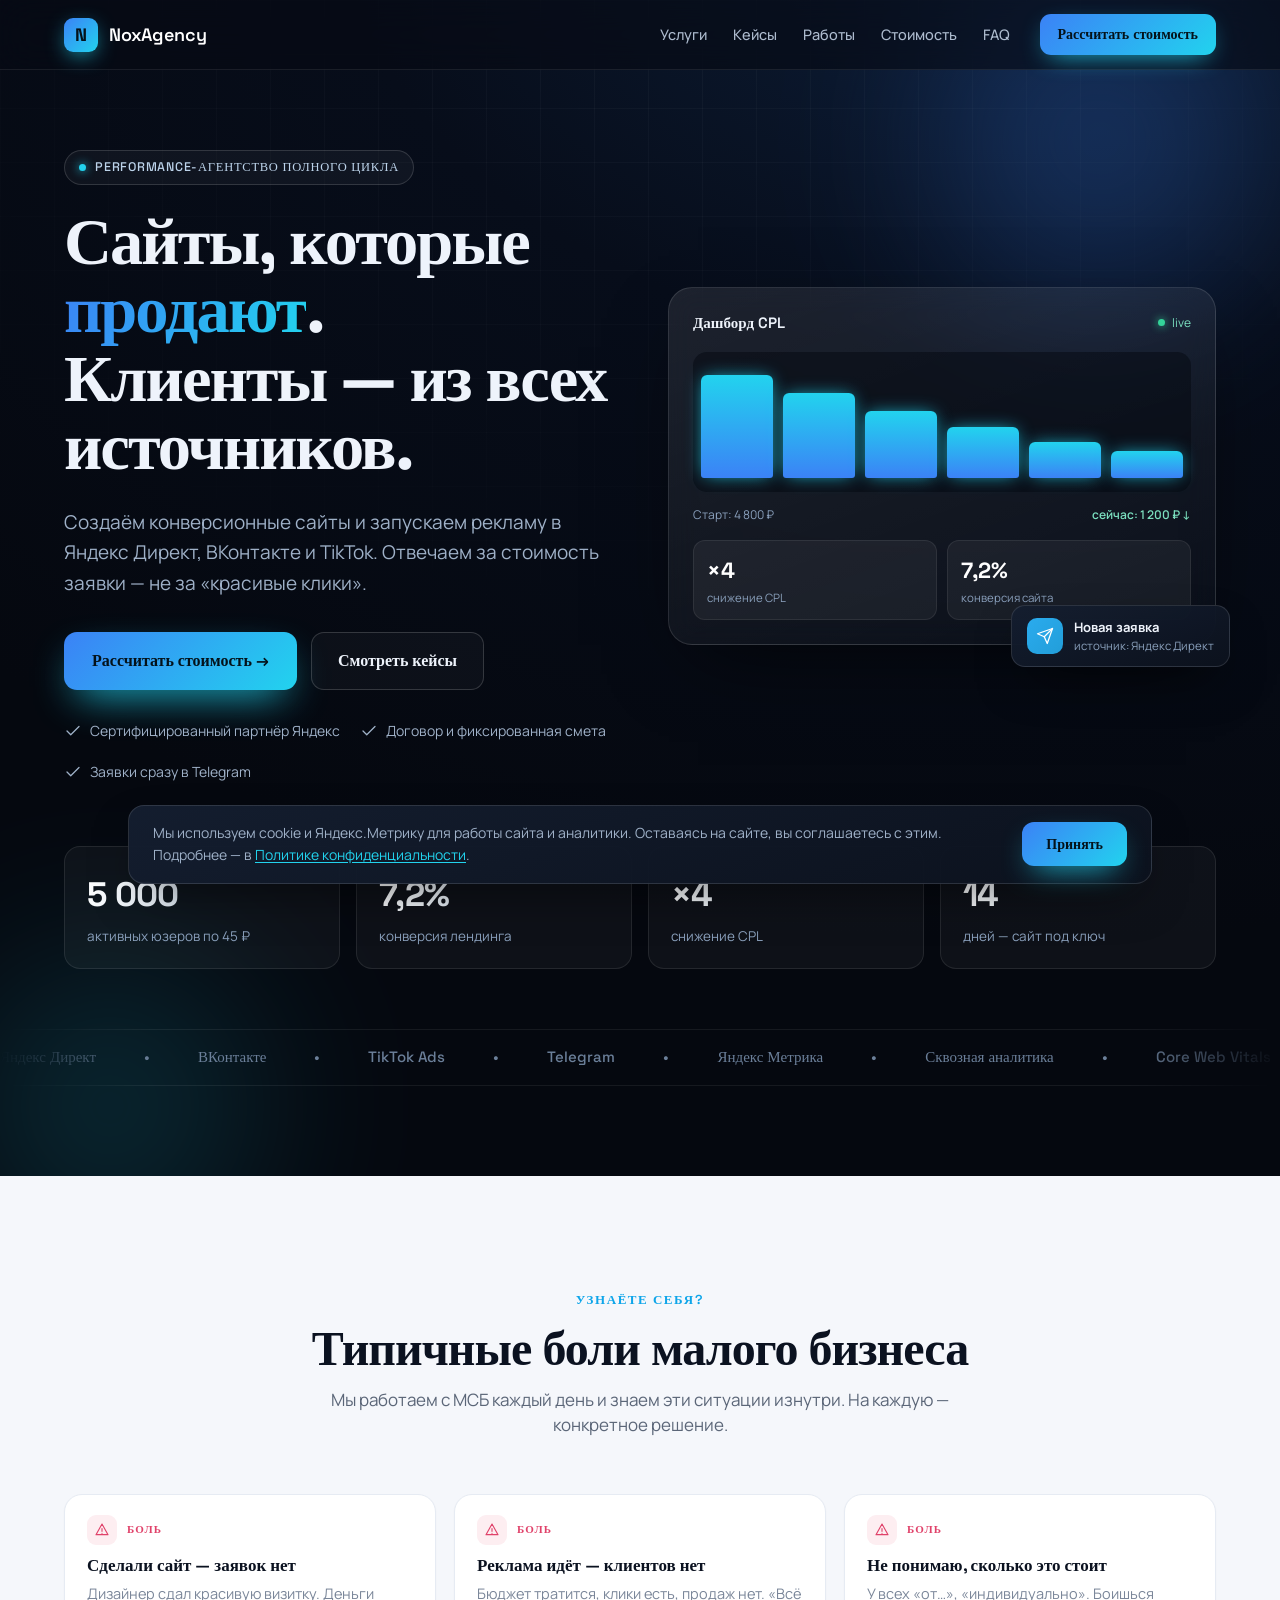
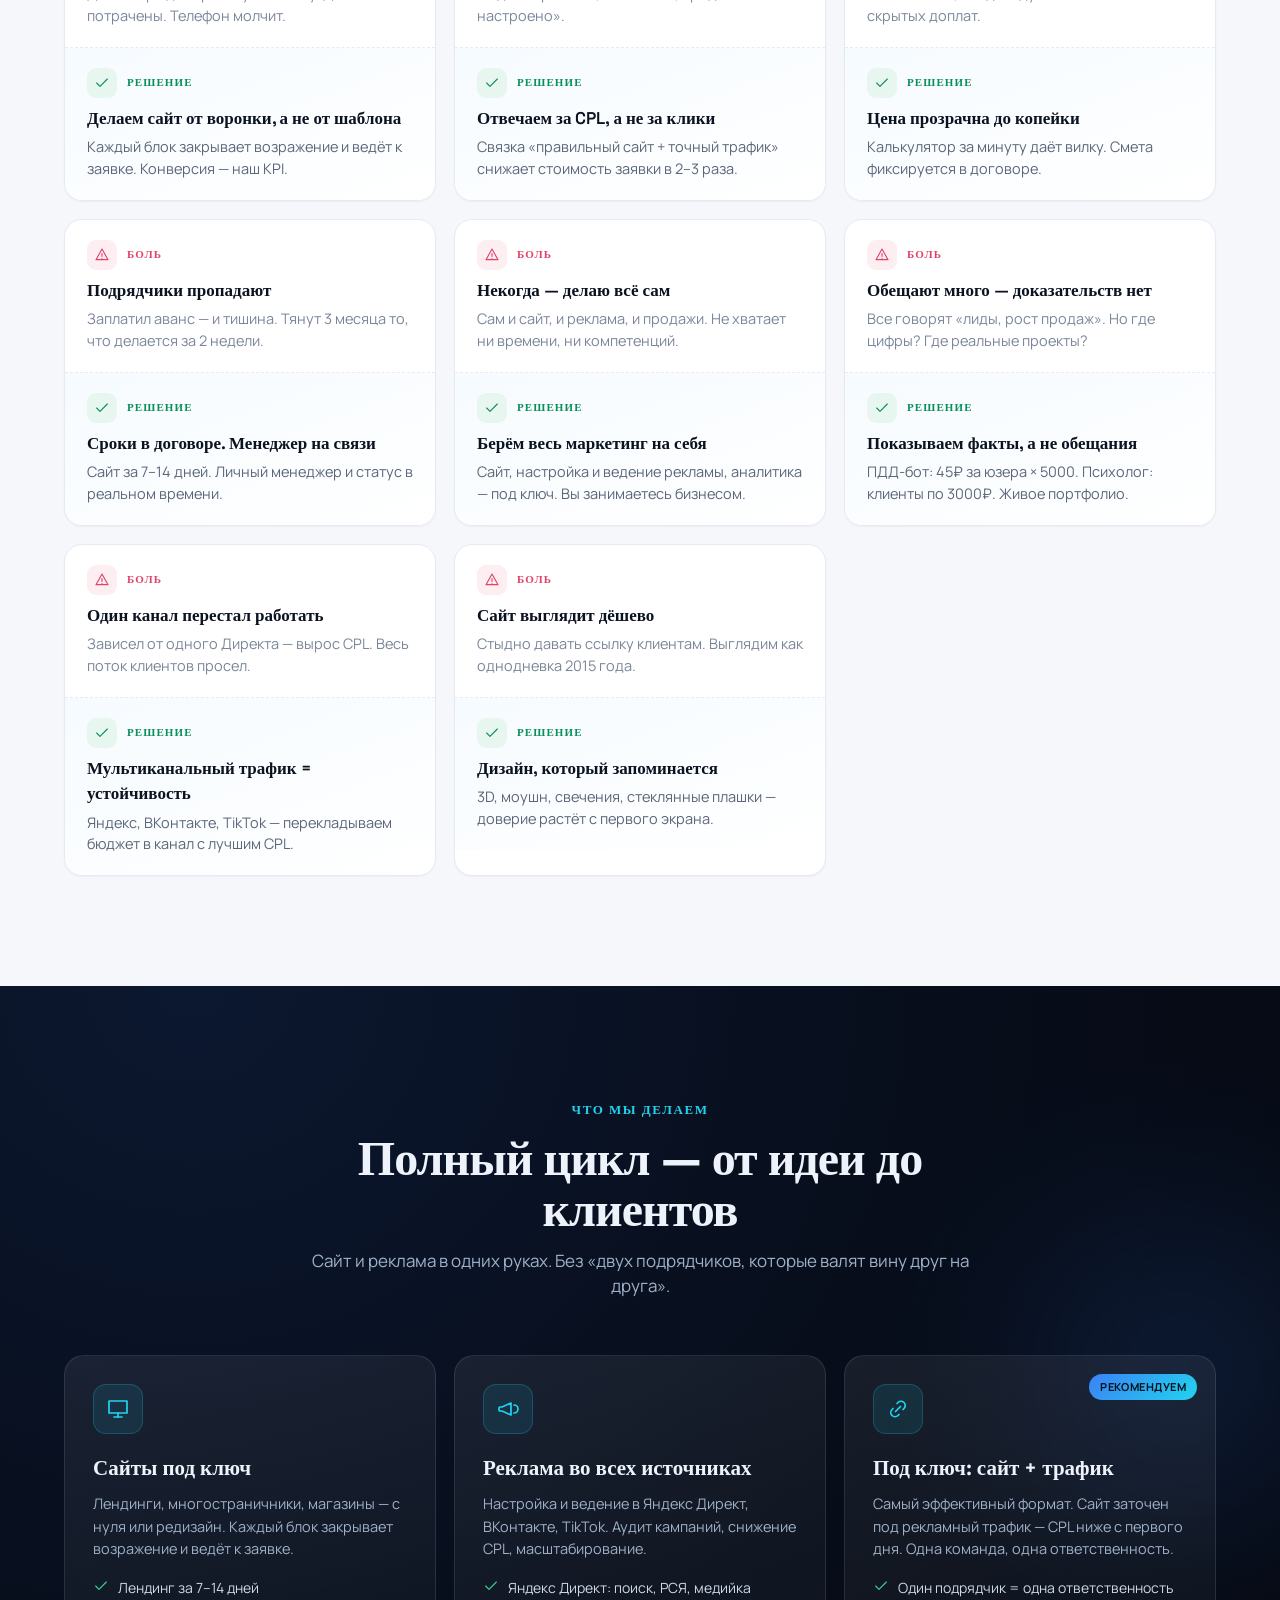
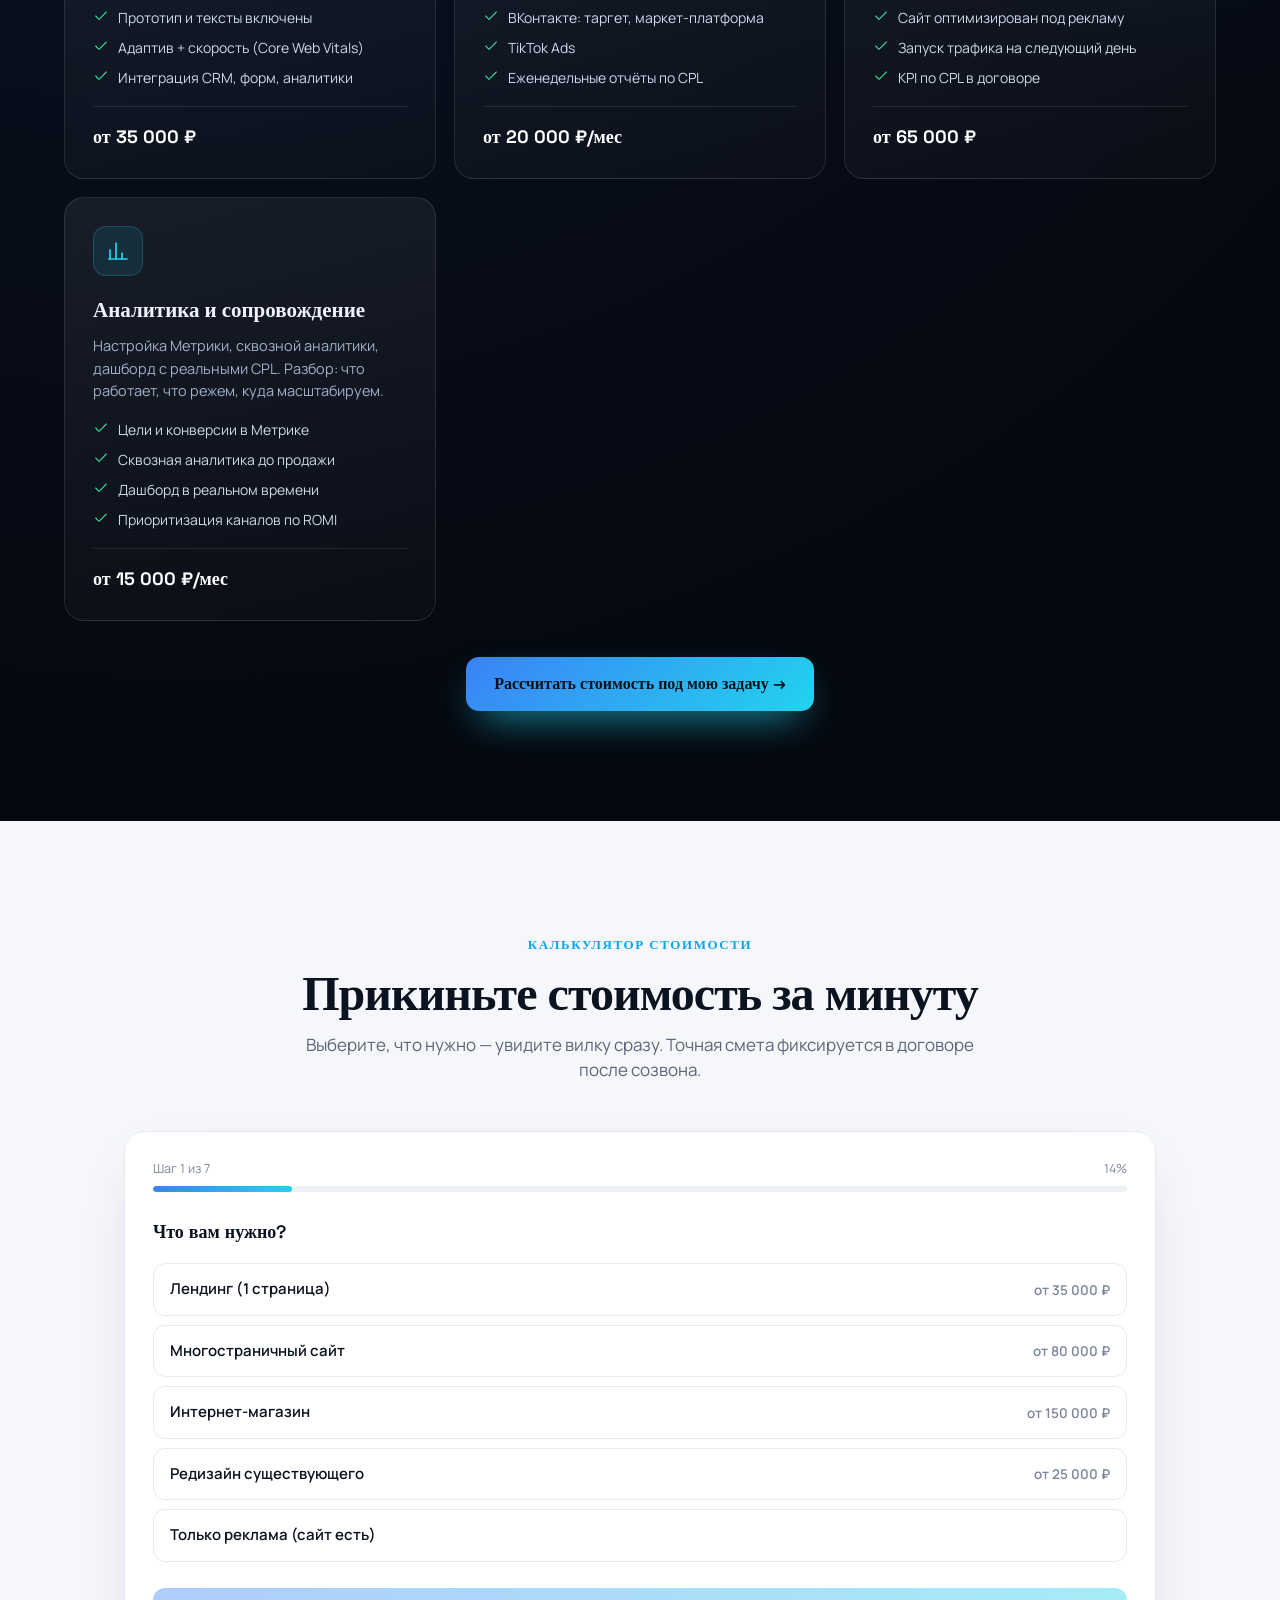
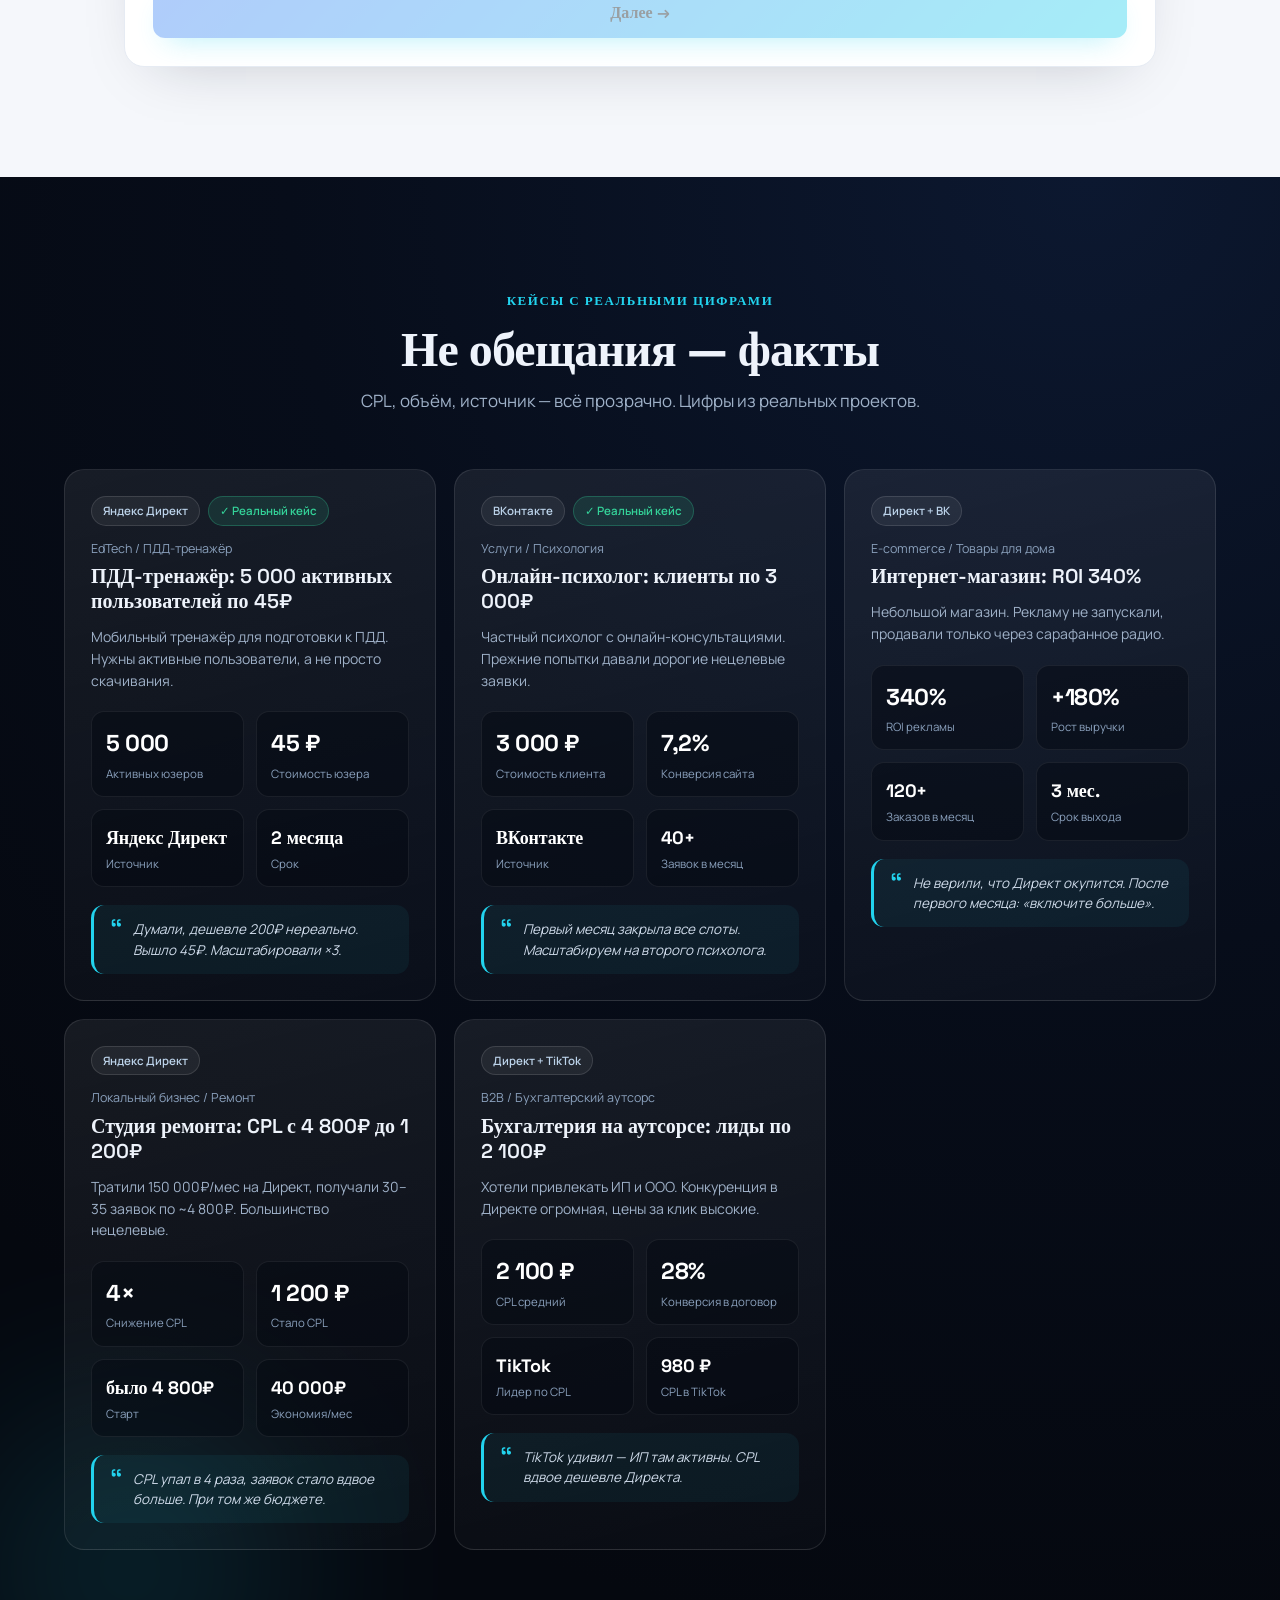
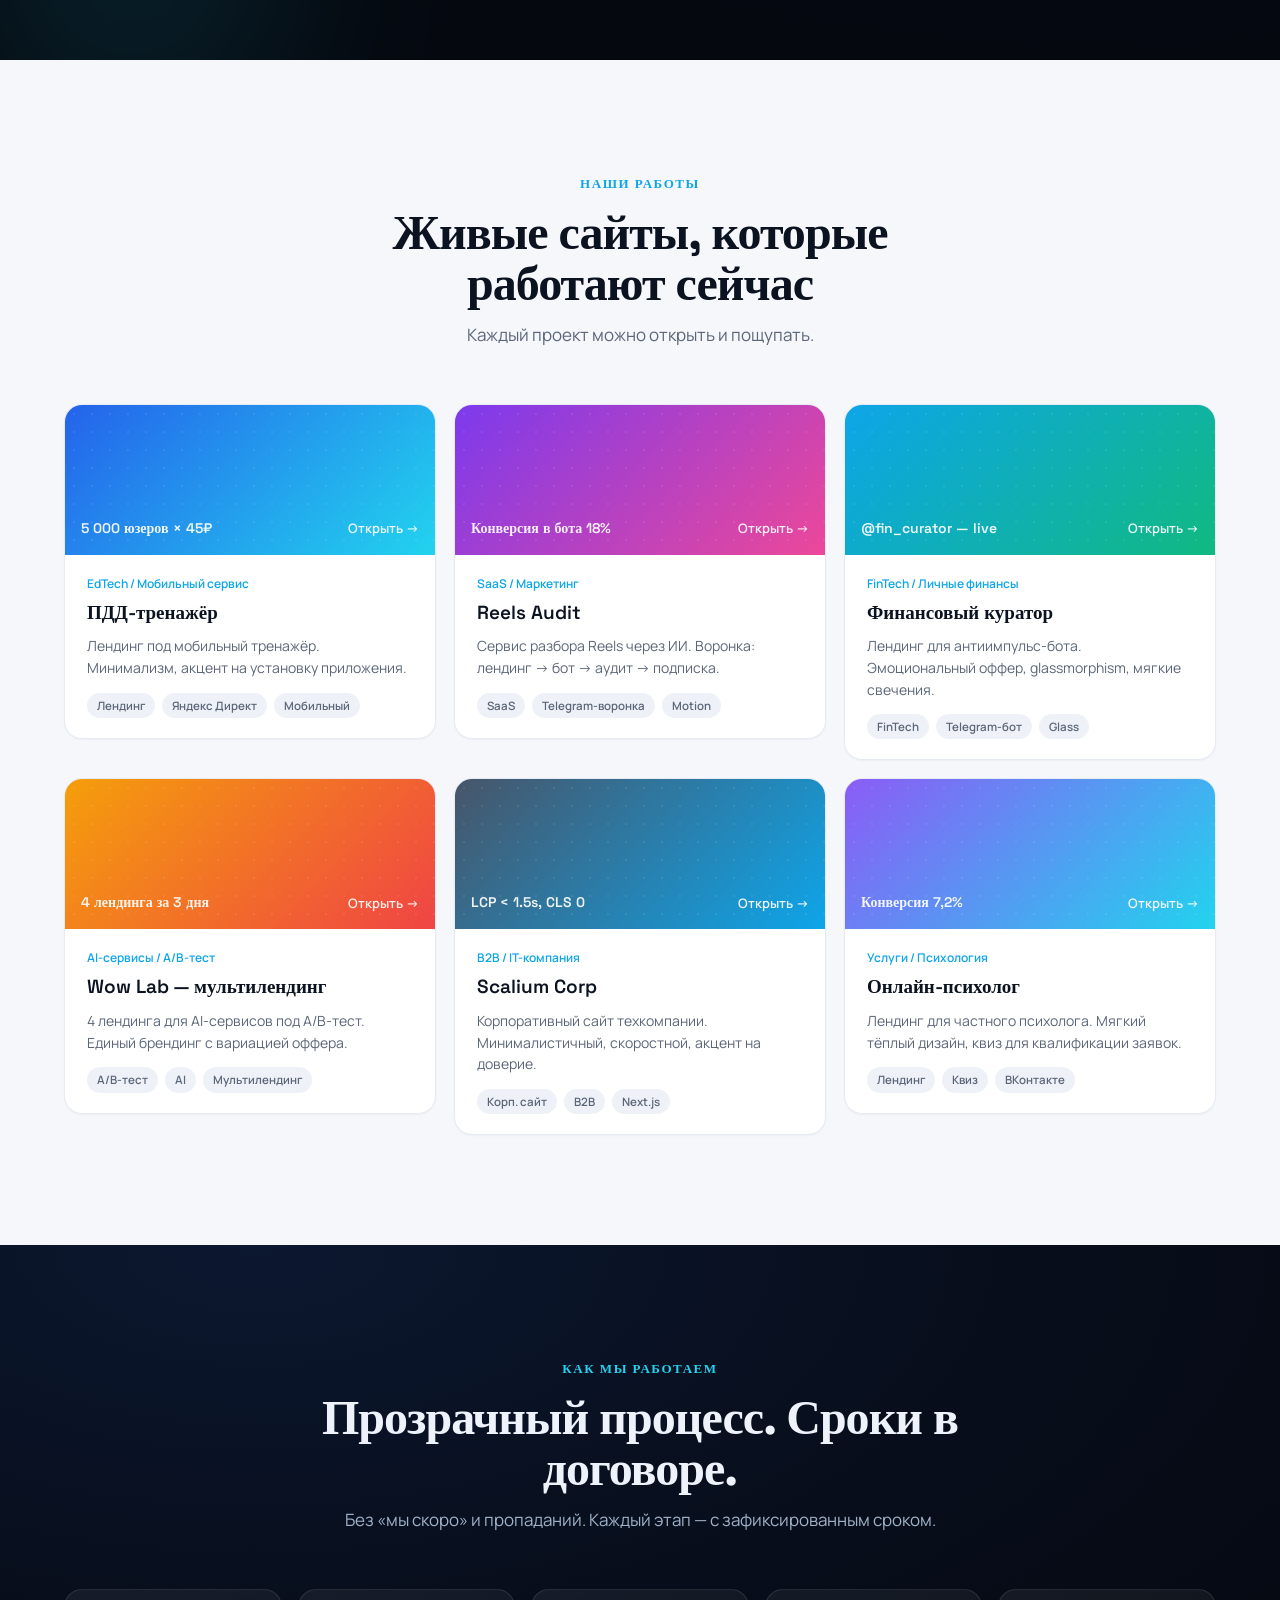
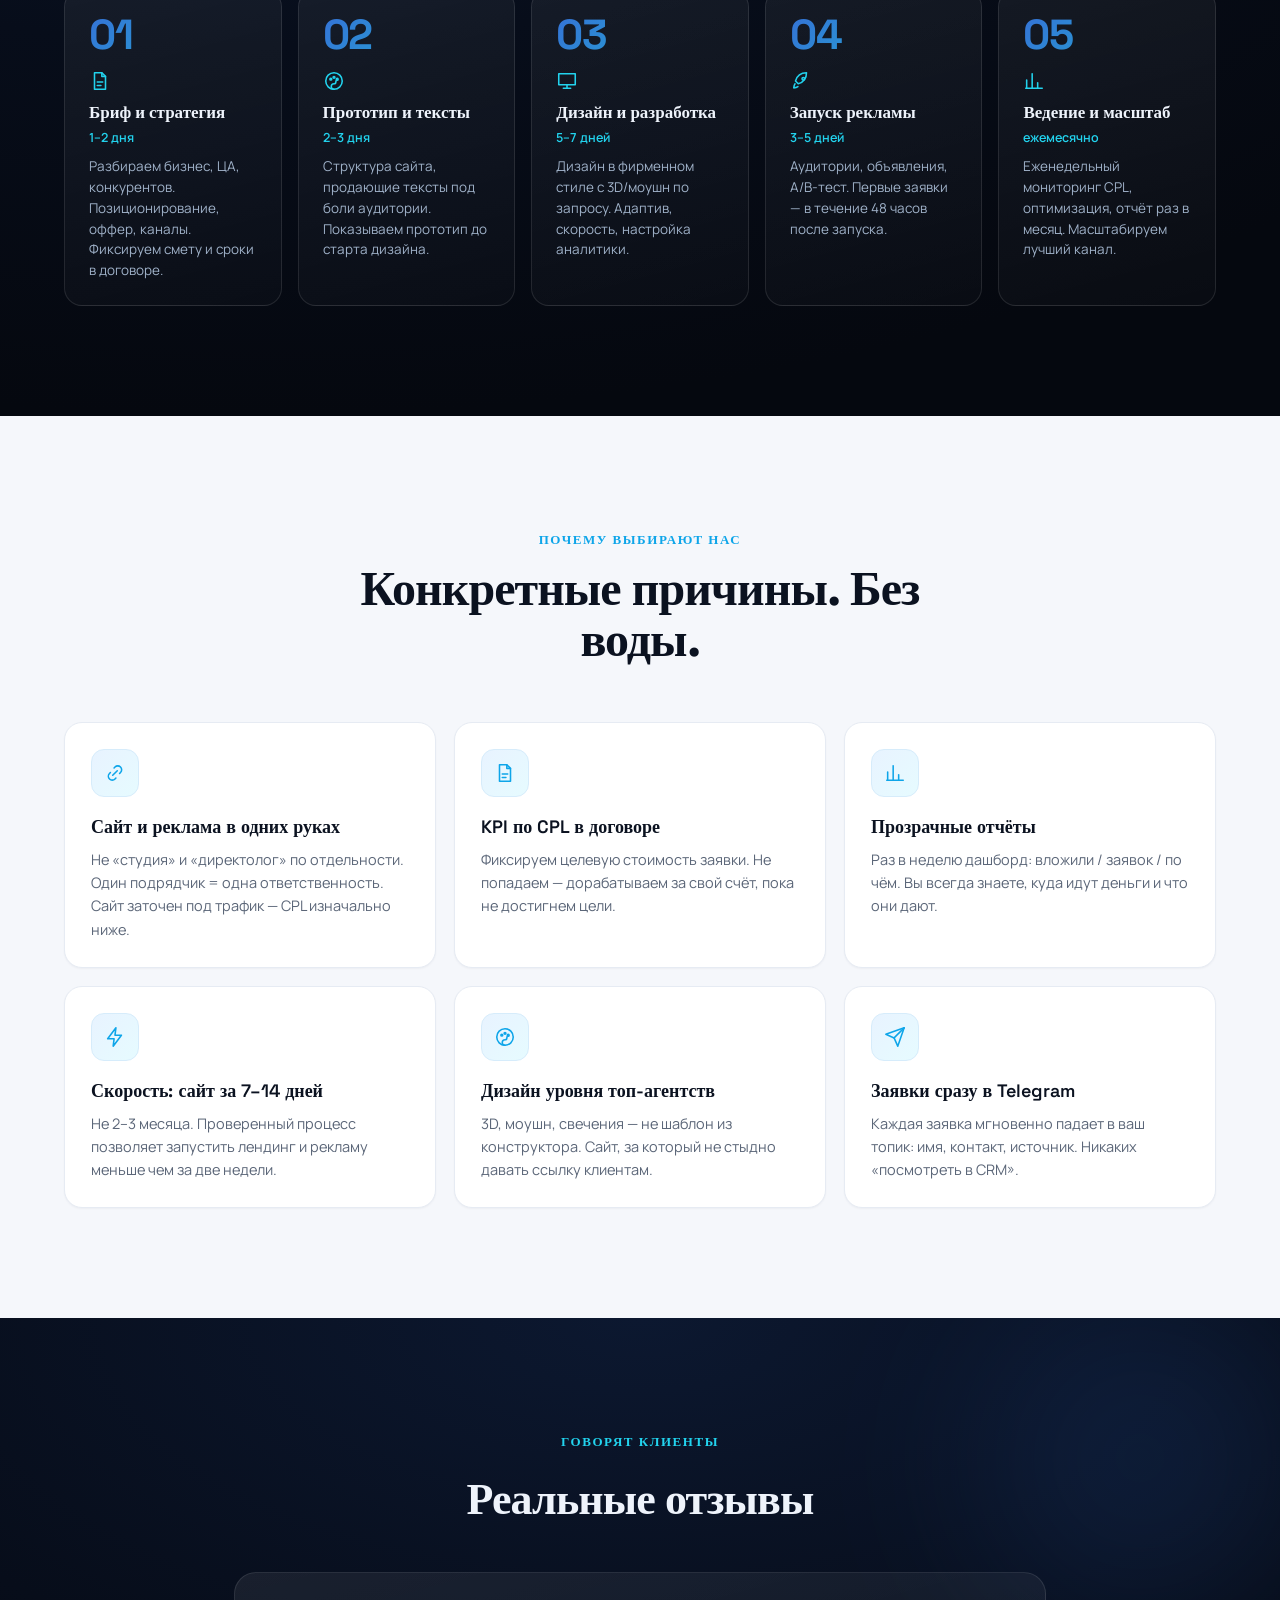
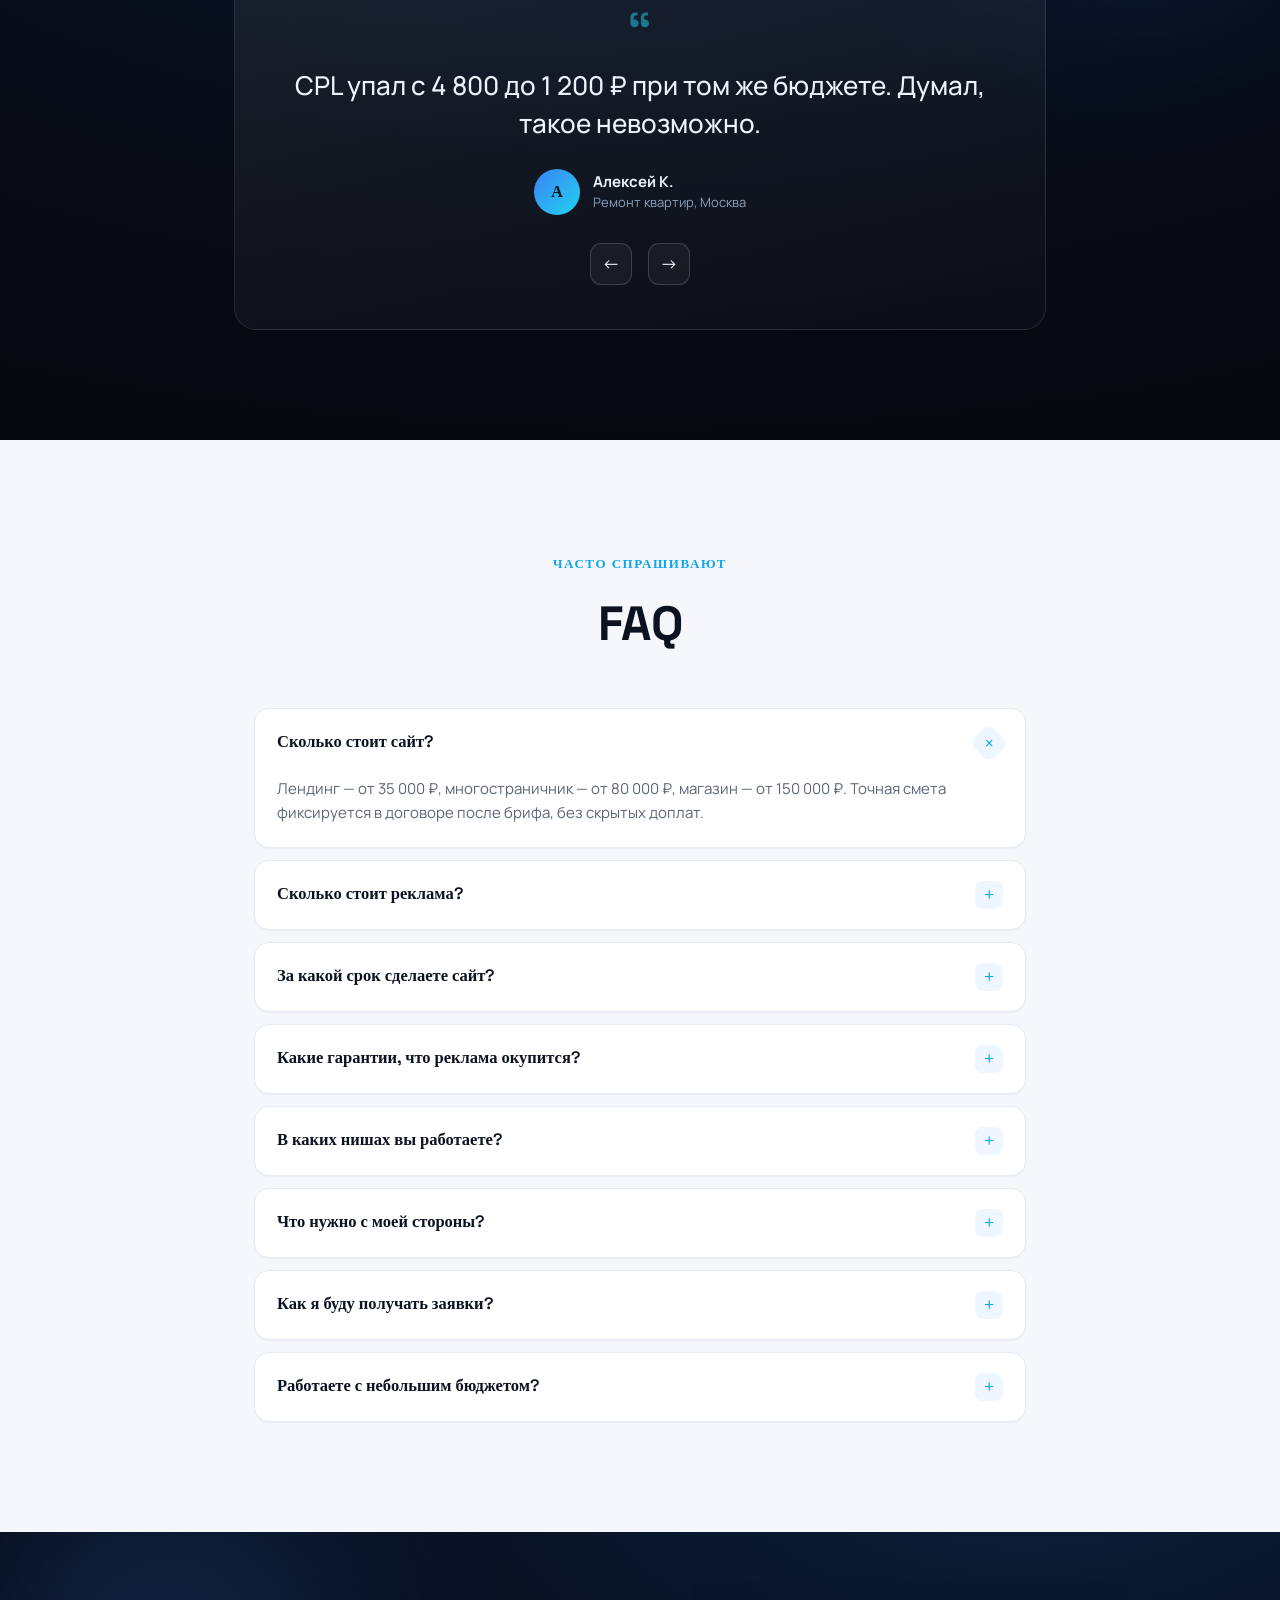
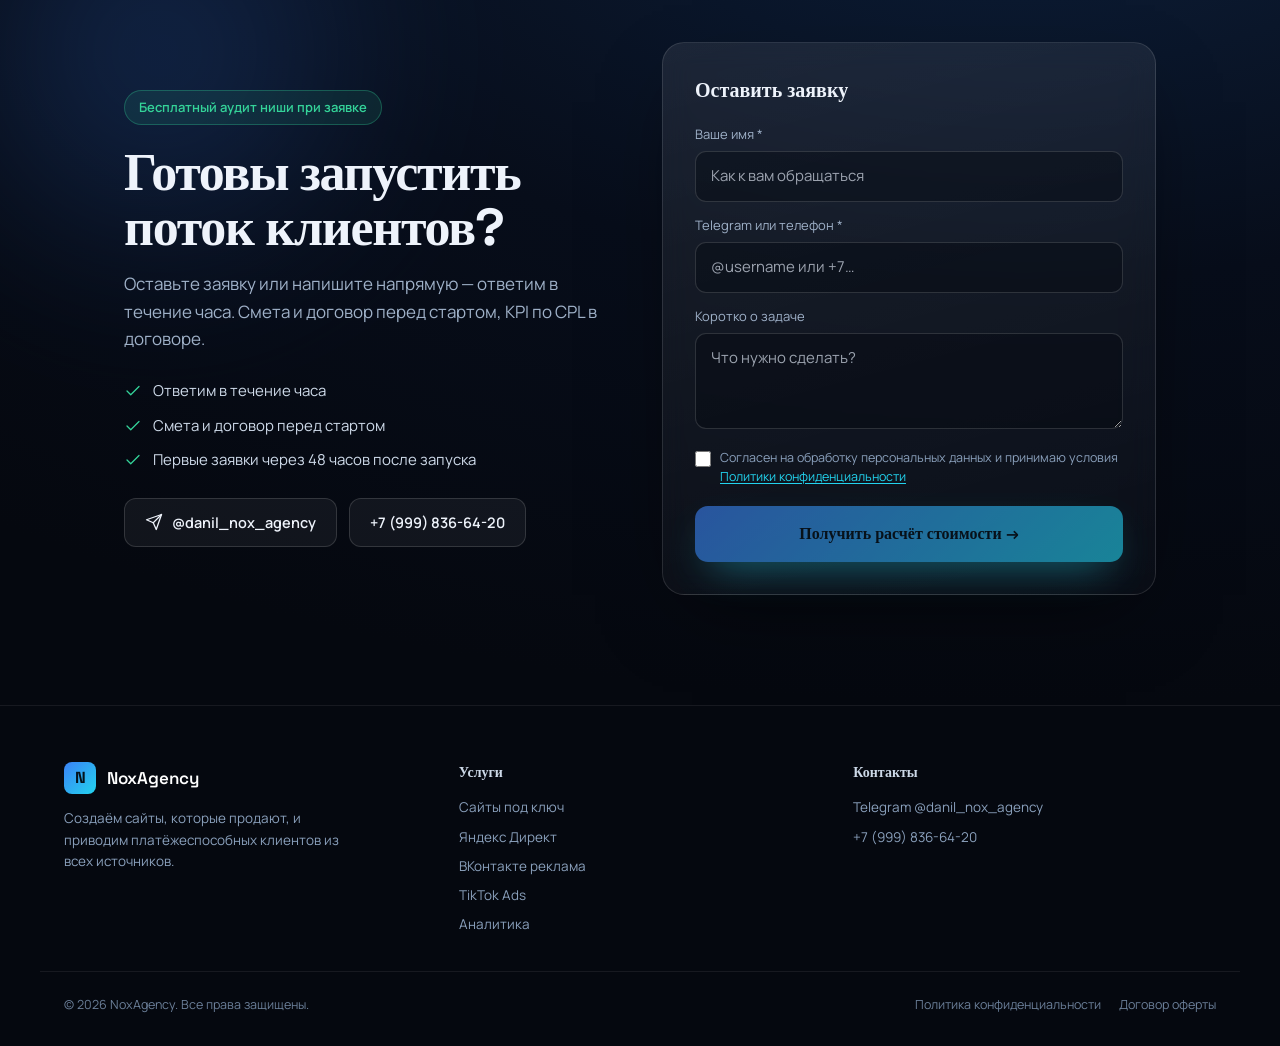
<file: index.html>
<!DOCTYPE html><!--CGU3E1wB49Hl_SySHhrNG--><html lang="ru"><head><meta charSet="utf-8"/><meta name="viewport" content="width=device-width, initial-scale=1"/><link rel="stylesheet" href="/_next/static/css/b146b547f0793c25.css" data-precedence="next"/><link rel="preload" as="script" fetchPriority="low" href="/_next/static/chunks/webpack-2eb758dea75faf50.js"/><script src="/_next/static/chunks/4bd1b696-c023c6e3521b1417.js" async=""></script><script src="/_next/static/chunks/255-2aa030c9ba2867e3.js" async=""></script><script src="/_next/static/chunks/main-app-64a4a3b0d38ae276.js" async=""></script><script src="/_next/static/chunks/619-ba102abea3e3d0e4.js" async=""></script><script src="/_next/static/chunks/825-bd85d44cf386ca2e.js" async=""></script><script src="/_next/static/chunks/app/page-9ad63a01eeb795cb.js" async=""></script><link rel="preconnect" href="https://fonts.googleapis.com"/><link rel="preconnect" href="https://fonts.gstatic.com" crossorigin="anonymous"/><title>Сайты и реклама под ключ для бизнеса | Performance-агентство</title><meta name="description" content="Создаём продающие сайты и запускаем рекламу в Яндекс Директ, ВКонтакте, TikTok. Реальные кейсы: лиды от 45₽. Заявки — сразу в Telegram."/><meta property="og:title" content="Сайт + реклама под ключ. Реальные CPL: ПДД 45₽, психолог 3000₽"/><meta property="og:description" content="Создаём конверсионные сайты и приводим клиентов из всех источников. Отвечаем за стоимость заявки."/><meta property="og:type" content="website"/><meta name="twitter:card" content="summary"/><meta name="twitter:title" content="Сайт + реклама под ключ. Реальные CPL: ПДД 45₽, психолог 3000₽"/><meta name="twitter:description" content="Создаём конверсионные сайты и приводим клиентов из всех источников. Отвечаем за стоимость заявки."/><link href="https://fonts.googleapis.com/css2?family=Space+Grotesk:wght@400;500;600;700&amp;family=Manrope:wght@400;500;600;700;800&amp;display=swap" rel="stylesheet"/><script>(function(m,e,t,r,i,k,a){m[i]=m[i]||function(){(m[i].a=m[i].a||[]).push(arguments)};m[i].l=1*new Date();for(var j=0;j<document.scripts.length;j++){if(document.scripts[j].src===r){return;}}k=e.createElement(t),a=e.getElementsByTagName(t)[0],k.async=1,k.src=r,a.parentNode.insertBefore(k,a)})(window,document,"script","https://mc.yandex.ru/metrika/tag.js","ym");ym(110260645,"init",{clickmap:true,trackLinks:true,accurateTrackBounce:true,webvisor:true});</script><noscript><div><img src="https://mc.yandex.ru/watch/110260645" style="position:absolute;left:-9999px" alt=""/></div></noscript><script src="/_next/static/chunks/polyfills-42372ed130431b0a.js" noModule=""></script></head><body><div hidden=""><!--$--><!--/$--></div><main class="relative"><nav style="position:fixed;top:0;left:0;right:0;z-index:100;backdrop-filter:blur(18px);-webkit-backdrop-filter:blur(18px);background:rgba(7,11,20,.62);border-bottom:1px solid rgba(255,255,255,.08)"><div style="max-width:1200px;margin:0 auto;padding:14px 24px;display:flex;align-items:center;justify-content:space-between;gap:24px"><a href="#top" style="display:flex;align-items:center;gap:11px;color:#fff"><span style="width:34px;height:34px;border-radius:9px;display:grid;place-items:center;font-family:&#x27;Space Grotesk&#x27;;font-weight:700;font-size:18px;color:#04121a;background:linear-gradient(135deg,#3b82f6,#22d3ee);box-shadow:0 6px 22px -6px #22d3ee">N</span><span style="font-family:&#x27;Space Grotesk&#x27;;font-weight:600;font-size:18px;letter-spacing:-.01em;color:#fff">NoxAgency</span></a><div style="display:flex;align-items:center;gap:30px"><div class="nav-links" style="display:flex;gap:26px;align-items:center"><a href="#services" style="color:#aebccf;font-size:14.5px;font-weight:500">Услуги</a><a href="#cases" style="color:#aebccf;font-size:14.5px;font-weight:500">Кейсы</a><a href="#portfolio" style="color:#aebccf;font-size:14.5px;font-weight:500">Работы</a><a href="#calculator" style="color:#aebccf;font-size:14.5px;font-weight:500">Стоимость</a><a href="#faq" style="color:#aebccf;font-size:14.5px;font-weight:500">FAQ</a></div><a href="#calculator" style="font-family:&#x27;Space Grotesk&#x27;;font-weight:600;font-size:14px;color:#04121a;padding:10px 18px;border-radius:11px;background:linear-gradient(135deg,#3b82f6,#22d3ee);box-shadow:0 8px 26px -10px #22d3ee">Рассчитать стоимость</a></div></div><style>@media (max-width: 760px){ .nav-links{ display:none !important; } }</style></nav><header id="top" style="position:relative;overflow:hidden;background:radial-gradient(120% 90% at 80% -10%, #0d1f3a 0%, #070d1a 45%, #05080f 100%);color:#eef3fb;padding:150px 0 90px"><div style="position:absolute;width:520px;height:520px;top:-120px;right:-80px;border-radius:50%;background:radial-gradient(circle,#3b82f6,transparent 68%);opacity:0.32;filter:blur(70px);animation:floatA 16s ease-in-out infinite;pointer-events:none"></div><div style="position:absolute;width:460px;height:460px;bottom:-160px;left:-120px;border-radius:50%;background:radial-gradient(circle,#22d3ee,transparent 68%);opacity:0.22;filter:blur(80px);animation:floatB 19s ease-in-out infinite;pointer-events:none"></div><div style="position:absolute;inset:0;background-image:linear-gradient(rgba(255,255,255,.035) 1px,transparent 1px),linear-gradient(90deg,rgba(255,255,255,.035) 1px,transparent 1px);background-size:54px 54px;mask-image:radial-gradient(100% 80% at 50% 0%,#000,transparent 75%);-webkit-mask-image:radial-gradient(100% 80% at 50% 0%,#000,transparent 75%);pointer-events:none"></div><div style="position:relative;max-width:1200px;margin:0 auto;padding:0 24px;display:grid;grid-template-columns:repeat(auto-fit,minmax(360px,1fr));gap:56px;align-items:center"><div><div class="reveal  " style="display:inline-flex;align-items:center;gap:9px;padding:7px 14px;border-radius:999px;border:1px solid rgba(255,255,255,.14);background:rgba(255,255,255,.04);font-family:&#x27;Space Grotesk&#x27;;font-size:12.5px;font-weight:500;letter-spacing:.06em;text-transform:uppercase;color:#bcd3ea;transition-delay:0ms"><span style="width:7px;height:7px;border-radius:50%;background:#22d3ee;box-shadow:0 0 10px #22d3ee;animation:pulseDot 2.2s ease-in-out infinite;display:inline-block"></span>Performance-агентство полного цикла</div><div class="reveal  " style="transition-delay:80ms"><h1 style="font-family:&#x27;Space Grotesk&#x27;;font-weight:700;font-size:clamp(38px,5.2vw,68px);line-height:1.03;letter-spacing:-.03em;margin:22px 0 0">Сайты, которые <span style="background:linear-gradient(110deg,#3b82f6,#22d3ee);-webkit-background-clip:text;background-clip:text;-webkit-text-fill-color:transparent;color:transparent">продают</span>.<br/>Клиенты — из всех источников.</h1></div><div class="reveal  " style="transition-delay:160ms"><p style="margin:26px 0 0;font-size:19px;line-height:1.6;color:#9fb1c8;max-width:540px">Создаём конверсионные сайты и запускаем рекламу в Яндекс Директ, ВКонтакте и TikTok. Отвечаем за стоимость заявки — не за «красивые клики».</p></div><div class="reveal  " style="display:flex;flex-wrap:wrap;gap:14px;margin-top:34px;transition-delay:240ms"><a href="#calculator" style="display:inline-flex;align-items:center;gap:9px;font-family:&#x27;Space Grotesk&#x27;;font-weight:600;font-size:16px;color:#04121a;padding:16px 28px;border-radius:13px;background:linear-gradient(135deg,#3b82f6,#22d3ee);box-shadow:0 16px 40px -14px #22d3ee">Рассчитать стоимость →</a><a href="#cases" style="display:inline-flex;align-items:center;gap:9px;font-family:&#x27;Space Grotesk&#x27;;font-weight:600;font-size:16px;color:#eef3fb;padding:16px 26px;border-radius:13px;border:1px solid rgba(255,255,255,.16);background:rgba(255,255,255,.03)">Смотреть кейсы</a></div><div class="reveal  " style="display:flex;flex-wrap:wrap;gap:20px;margin-top:30px;transition-delay:320ms"><span style="display:flex;align-items:center;gap:8px;font-size:14px;color:#9fb1c8"><svg width="18" height="18" viewBox="0 0 24 24" fill="none" stroke="currentColor" stroke-width="1.7" stroke-linecap="round" stroke-linejoin="round"><path d="M20 6L9 17l-5-5"></path></svg> Сертифицированный партнёр Яндекс</span><span style="display:flex;align-items:center;gap:8px;font-size:14px;color:#9fb1c8"><svg width="18" height="18" viewBox="0 0 24 24" fill="none" stroke="currentColor" stroke-width="1.7" stroke-linecap="round" stroke-linejoin="round"><path d="M20 6L9 17l-5-5"></path></svg> Договор и фиксированная смета</span><span style="display:flex;align-items:center;gap:8px;font-size:14px;color:#9fb1c8"><svg width="18" height="18" viewBox="0 0 24 24" fill="none" stroke="currentColor" stroke-width="1.7" stroke-linecap="round" stroke-linejoin="round"><path d="M20 6L9 17l-5-5"></path></svg> Заявки сразу в Telegram</span></div></div><div class="reveal  " style="position:relative;transition-delay:200ms"><div style="position:relative;border-radius:24px;padding:24px;background:linear-gradient(160deg,rgba(255,255,255,.09),rgba(255,255,255,.02));border:1px solid rgba(255,255,255,.12);backdrop-filter:blur(14px);-webkit-backdrop-filter:blur(14px);box-shadow:0 30px 80px -30px rgba(0,0,0,.7)"><div style="display:flex;align-items:center;justify-content:space-between;margin-bottom:18px"><div style="font-family:&#x27;Space Grotesk&#x27;;font-weight:600;font-size:15px;color:#eef3fb">Дашборд CPL</div><div style="display:flex;align-items:center;gap:7px;font-size:12px;color:#7be0c0"><span style="width:7px;height:7px;border-radius:50%;background:#34d399;box-shadow:0 0 8px #34d399;animation:pulseDot 1.8s infinite;display:inline-block"></span>live</div></div><div style="display:flex;align-items:flex-end;gap:10px;height:140px;padding:14px 8px;border-radius:14px;background:rgba(4,8,16,.5)"><div style="flex:1;display:flex;flex-direction:column;align-items:center;justify-content:flex-end;height:100%;gap:6px"><div style="width:100%;height:92%;border-radius:6px 6px 3px 3px;background:linear-gradient(180deg,#22d3ee,#3b82f6);transform-origin:bottom;animation:barRise 1s cubic-bezier(.2,.8,.2,1) backwards;animation-delay:0ms;box-shadow:0 0 18px -4px #22d3ee"></div></div><div style="flex:1;display:flex;flex-direction:column;align-items:center;justify-content:flex-end;height:100%;gap:6px"><div style="width:100%;height:76%;border-radius:6px 6px 3px 3px;background:linear-gradient(180deg,#22d3ee,#3b82f6);transform-origin:bottom;animation:barRise 1s cubic-bezier(.2,.8,.2,1) backwards;animation-delay:90ms;box-shadow:0 0 18px -4px #22d3ee"></div></div><div style="flex:1;display:flex;flex-direction:column;align-items:center;justify-content:flex-end;height:100%;gap:6px"><div style="width:100%;height:60%;border-radius:6px 6px 3px 3px;background:linear-gradient(180deg,#22d3ee,#3b82f6);transform-origin:bottom;animation:barRise 1s cubic-bezier(.2,.8,.2,1) backwards;animation-delay:180ms;box-shadow:0 0 18px -4px #22d3ee"></div></div><div style="flex:1;display:flex;flex-direction:column;align-items:center;justify-content:flex-end;height:100%;gap:6px"><div style="width:100%;height:46%;border-radius:6px 6px 3px 3px;background:linear-gradient(180deg,#22d3ee,#3b82f6);transform-origin:bottom;animation:barRise 1s cubic-bezier(.2,.8,.2,1) backwards;animation-delay:270ms;box-shadow:0 0 18px -4px #22d3ee"></div></div><div style="flex:1;display:flex;flex-direction:column;align-items:center;justify-content:flex-end;height:100%;gap:6px"><div style="width:100%;height:32%;border-radius:6px 6px 3px 3px;background:linear-gradient(180deg,#22d3ee,#3b82f6);transform-origin:bottom;animation:barRise 1s cubic-bezier(.2,.8,.2,1) backwards;animation-delay:360ms;box-shadow:0 0 18px -4px #22d3ee"></div></div><div style="flex:1;display:flex;flex-direction:column;align-items:center;justify-content:flex-end;height:100%;gap:6px"><div style="width:100%;height:24%;border-radius:6px 6px 3px 3px;background:linear-gradient(180deg,#22d3ee,#3b82f6);transform-origin:bottom;animation:barRise 1s cubic-bezier(.2,.8,.2,1) backwards;animation-delay:450ms;box-shadow:0 0 18px -4px #22d3ee"></div></div></div><div style="display:flex;justify-content:space-between;margin-top:14px;font-size:12px;color:#8aa0bc"><span>Старт: 4 800 ₽</span><span style="color:#7be0c0;font-weight:600">сейчас: 1 200 ₽ ↓</span></div><div style="margin-top:16px;display:grid;grid-template-columns:1fr 1fr;gap:10px"><div style="padding:13px;border-radius:12px;background:rgba(255,255,255,.05);border:1px solid rgba(255,255,255,.08)"><div style="font-family:&#x27;Space Grotesk&#x27;;font-weight:700;font-size:22px;color:#fff">×4</div><div style="font-size:11.5px;color:#8aa0bc;margin-top:2px">снижение CPL</div></div><div style="padding:13px;border-radius:12px;background:rgba(255,255,255,.05);border:1px solid rgba(255,255,255,.08)"><div style="font-family:&#x27;Space Grotesk&#x27;;font-weight:700;font-size:22px;color:#fff">7,2%</div><div style="font-size:11.5px;color:#8aa0bc;margin-top:2px">конверсия сайта</div></div></div></div><div style="position:absolute;right:-14px;bottom:-22px;display:flex;align-items:center;gap:11px;padding:12px 15px;border-radius:14px;background:linear-gradient(160deg,rgba(20,30,48,.96),rgba(12,18,30,.96));border:1px solid rgba(255,255,255,.12);box-shadow:0 20px 50px -18px rgba(0,0,0,.8);animation:notif 5s ease-in-out infinite"><span style="width:36px;height:36px;border-radius:10px;display:grid;place-items:center;background:linear-gradient(135deg,#2aabee,#229ed9);color:#fff"><svg width="18" height="18" viewBox="0 0 24 24" fill="none" stroke="currentColor" stroke-width="1.7" stroke-linecap="round" stroke-linejoin="round"><path d="M22 2L11 13"></path><path d="M22 2l-7 20-4-9-9-4z"></path></svg></span><div><div style="font-size:13px;font-weight:700;color:#eef3fb">Новая заявка</div><div style="font-size:11.5px;color:#8aa0bc">источник: Яндекс Директ</div></div></div></div></div><div style="position:relative;max-width:1200px;margin:64px auto 0;padding:0 24px"><div style="display:grid;grid-template-columns:repeat(auto-fit,minmax(180px,1fr));gap:16px"><div class="reveal  " style="padding:22px;border-radius:16px;background:rgba(255,255,255,.04);border:1px solid rgba(255,255,255,.09);transition-delay:0ms"><div style="font-family:&#x27;Space Grotesk&#x27;;font-weight:700;font-size:34px;letter-spacing:-.02em;background:linear-gradient(120deg,#fff,#bcd3ea);-webkit-background-clip:text;background-clip:text;-webkit-text-fill-color:transparent;color:transparent">5 000</div><div style="font-size:13.5px;color:#8aa0bc;margin-top:6px">активных юзеров по 45 ₽</div></div><div class="reveal  " style="padding:22px;border-radius:16px;background:rgba(255,255,255,.04);border:1px solid rgba(255,255,255,.09);transition-delay:0ms"><div style="font-family:&#x27;Space Grotesk&#x27;;font-weight:700;font-size:34px;letter-spacing:-.02em;background:linear-gradient(120deg,#fff,#bcd3ea);-webkit-background-clip:text;background-clip:text;-webkit-text-fill-color:transparent;color:transparent">7,2%</div><div style="font-size:13.5px;color:#8aa0bc;margin-top:6px">конверсия лендинга</div></div><div class="reveal  " style="padding:22px;border-radius:16px;background:rgba(255,255,255,.04);border:1px solid rgba(255,255,255,.09);transition-delay:0ms"><div style="font-family:&#x27;Space Grotesk&#x27;;font-weight:700;font-size:34px;letter-spacing:-.02em;background:linear-gradient(120deg,#fff,#bcd3ea);-webkit-background-clip:text;background-clip:text;-webkit-text-fill-color:transparent;color:transparent">×4</div><div style="font-size:13.5px;color:#8aa0bc;margin-top:6px">снижение CPL</div></div><div class="reveal  " style="padding:22px;border-radius:16px;background:rgba(255,255,255,.04);border:1px solid rgba(255,255,255,.09);transition-delay:0ms"><div style="font-family:&#x27;Space Grotesk&#x27;;font-weight:700;font-size:34px;letter-spacing:-.02em;background:linear-gradient(120deg,#fff,#bcd3ea);-webkit-background-clip:text;background-clip:text;-webkit-text-fill-color:transparent;color:transparent">14</div><div style="font-size:13.5px;color:#8aa0bc;margin-top:6px">дней — сайт под ключ</div></div></div></div><div style="position:relative;margin-top:60px;overflow:hidden;border-top:1px solid rgba(255,255,255,.07);border-bottom:1px solid rgba(255,255,255,.07);padding:16px 0;mask-image:linear-gradient(90deg,transparent,#000 12%,#000 88%,transparent);-webkit-mask-image:linear-gradient(90deg,transparent,#000 12%,#000 88%,transparent)"><div style="display:flex;gap:48px;white-space:nowrap;width:max-content;animation:marquee 26s linear infinite;font-family:&#x27;Space Grotesk&#x27;;font-weight:500;font-size:15px;color:#6b7f99"><span>Яндекс Директ</span><span>•</span><span>ВКонтакте</span><span>•</span><span>TikTok Ads</span><span>•</span><span>Telegram</span><span>•</span><span>Яндекс Метрика</span><span>•</span><span>Сквозная аналитика</span><span>•</span><span>Core Web Vitals</span><span>•</span><span>Яндекс Директ</span><span>•</span><span>ВКонтакте</span><span>•</span><span>TikTok Ads</span><span>•</span><span>Telegram</span><span>•</span><span>Яндекс Метрика</span><span>•</span><span>Сквозная аналитика</span><span>•</span><span>Core Web Vitals</span><span>•</span></div></div></header><section style="background:#f5f7fb;padding:110px 0"><div style="max-width:1200px;margin:0 auto;padding:0 24px"><div class="reveal  " style="text-align:center;max-width:680px;margin:0 auto 56px;transition-delay:0ms"><div style="display:inline-flex;align-items:center;gap:8px;font-family:&#x27;Space Grotesk&#x27;;font-size:13px;font-weight:600;letter-spacing:.12em;text-transform:uppercase;color:#0ea5e9">Узнаёте себя?</div><h2 style="font-family:&#x27;Space Grotesk&#x27;;font-weight:700;font-size:clamp(30px,4vw,48px);line-height:1.06;letter-spacing:-.02em;margin:14px 0 12px">Типичные боли малого бизнеса</h2><p style="font-size:17px;color:#5b6678;margin:0">Мы работаем с МСБ каждый день и знаем эти ситуации изнутри. На каждую — конкретное решение.</p></div><div style="display:grid;grid-template-columns:repeat(auto-fit,minmax(330px,1fr));gap:18px"><div class="reveal  " style="border-radius:18px;overflow:hidden;border:1px solid #e6ebf3;background:#fff;box-shadow:0 1px 2px rgba(16,24,40,.04);transition-delay:0ms"><div style="padding:20px 22px;border-bottom:1px dashed #e6ebf3"><div style="display:flex;align-items:center;gap:10px;margin-bottom:8px"><span style="width:30px;height:30px;border-radius:9px;display:grid;place-items:center;color:#e0426a;background:#fdeef1"><svg width="16" height="16" viewBox="0 0 24 24" fill="none" stroke="currentColor" stroke-width="1.7" stroke-linecap="round" stroke-linejoin="round"><path d="M12 3l9 16H3z"></path><path d="M12 10v4"></path><path d="M12 17h.01"></path></svg></span><span style="font-family:&#x27;Space Grotesk&#x27;;font-size:11px;font-weight:600;letter-spacing:.1em;text-transform:uppercase;color:#e0426a">Боль</span></div><div style="font-family:&#x27;Space Grotesk&#x27;;font-weight:600;font-size:17px;color:#0b1220;margin-bottom:5px">Сделали сайт — заявок нет</div><div style="font-size:14.5px;line-height:1.5;color:#7a8699">Дизайнер сдал красивую визитку. Деньги потрачены. Телефон молчит.</div></div><div style="padding:20px 22px;background:linear-gradient(160deg,#f6fbff,#fff)"><div style="display:flex;align-items:center;gap:10px;margin-bottom:8px"><span style="width:30px;height:30px;border-radius:9px;display:grid;place-items:center;color:#0a8f5b;background:#e7f7ef"><svg width="16" height="16" viewBox="0 0 24 24" fill="none" stroke="currentColor" stroke-width="1.7" stroke-linecap="round" stroke-linejoin="round"><path d="M20 6L9 17l-5-5"></path></svg></span><span style="font-family:&#x27;Space Grotesk&#x27;;font-size:11px;font-weight:600;letter-spacing:.1em;text-transform:uppercase;color:#0a8f5b">Решение</span></div><div style="font-family:&#x27;Space Grotesk&#x27;;font-weight:600;font-size:17px;color:#0b1220;margin-bottom:5px">Делаем сайт от воронки, а не от шаблона</div><div style="font-size:14.5px;line-height:1.5;color:#5b6678">Каждый блок закрывает возражение и ведёт к заявке. Конверсия — наш KPI.</div></div></div><div class="reveal  " style="border-radius:18px;overflow:hidden;border:1px solid #e6ebf3;background:#fff;box-shadow:0 1px 2px rgba(16,24,40,.04);transition-delay:0ms"><div style="padding:20px 22px;border-bottom:1px dashed #e6ebf3"><div style="display:flex;align-items:center;gap:10px;margin-bottom:8px"><span style="width:30px;height:30px;border-radius:9px;display:grid;place-items:center;color:#e0426a;background:#fdeef1"><svg width="16" height="16" viewBox="0 0 24 24" fill="none" stroke="currentColor" stroke-width="1.7" stroke-linecap="round" stroke-linejoin="round"><path d="M12 3l9 16H3z"></path><path d="M12 10v4"></path><path d="M12 17h.01"></path></svg></span><span style="font-family:&#x27;Space Grotesk&#x27;;font-size:11px;font-weight:600;letter-spacing:.1em;text-transform:uppercase;color:#e0426a">Боль</span></div><div style="font-family:&#x27;Space Grotesk&#x27;;font-weight:600;font-size:17px;color:#0b1220;margin-bottom:5px">Реклама идёт — клиентов нет</div><div style="font-size:14.5px;line-height:1.5;color:#7a8699">Бюджет тратится, клики есть, продаж нет. «Всё настроено».</div></div><div style="padding:20px 22px;background:linear-gradient(160deg,#f6fbff,#fff)"><div style="display:flex;align-items:center;gap:10px;margin-bottom:8px"><span style="width:30px;height:30px;border-radius:9px;display:grid;place-items:center;color:#0a8f5b;background:#e7f7ef"><svg width="16" height="16" viewBox="0 0 24 24" fill="none" stroke="currentColor" stroke-width="1.7" stroke-linecap="round" stroke-linejoin="round"><path d="M20 6L9 17l-5-5"></path></svg></span><span style="font-family:&#x27;Space Grotesk&#x27;;font-size:11px;font-weight:600;letter-spacing:.1em;text-transform:uppercase;color:#0a8f5b">Решение</span></div><div style="font-family:&#x27;Space Grotesk&#x27;;font-weight:600;font-size:17px;color:#0b1220;margin-bottom:5px">Отвечаем за CPL, а не за клики</div><div style="font-size:14.5px;line-height:1.5;color:#5b6678">Связка «правильный сайт + точный трафик» снижает стоимость заявки в 2–3 раза.</div></div></div><div class="reveal  " style="border-radius:18px;overflow:hidden;border:1px solid #e6ebf3;background:#fff;box-shadow:0 1px 2px rgba(16,24,40,.04);transition-delay:0ms"><div style="padding:20px 22px;border-bottom:1px dashed #e6ebf3"><div style="display:flex;align-items:center;gap:10px;margin-bottom:8px"><span style="width:30px;height:30px;border-radius:9px;display:grid;place-items:center;color:#e0426a;background:#fdeef1"><svg width="16" height="16" viewBox="0 0 24 24" fill="none" stroke="currentColor" stroke-width="1.7" stroke-linecap="round" stroke-linejoin="round"><path d="M12 3l9 16H3z"></path><path d="M12 10v4"></path><path d="M12 17h.01"></path></svg></span><span style="font-family:&#x27;Space Grotesk&#x27;;font-size:11px;font-weight:600;letter-spacing:.1em;text-transform:uppercase;color:#e0426a">Боль</span></div><div style="font-family:&#x27;Space Grotesk&#x27;;font-weight:600;font-size:17px;color:#0b1220;margin-bottom:5px">Не понимаю, сколько это стоит</div><div style="font-size:14.5px;line-height:1.5;color:#7a8699">У всех «от…», «индивидуально». Боишься скрытых доплат.</div></div><div style="padding:20px 22px;background:linear-gradient(160deg,#f6fbff,#fff)"><div style="display:flex;align-items:center;gap:10px;margin-bottom:8px"><span style="width:30px;height:30px;border-radius:9px;display:grid;place-items:center;color:#0a8f5b;background:#e7f7ef"><svg width="16" height="16" viewBox="0 0 24 24" fill="none" stroke="currentColor" stroke-width="1.7" stroke-linecap="round" stroke-linejoin="round"><path d="M20 6L9 17l-5-5"></path></svg></span><span style="font-family:&#x27;Space Grotesk&#x27;;font-size:11px;font-weight:600;letter-spacing:.1em;text-transform:uppercase;color:#0a8f5b">Решение</span></div><div style="font-family:&#x27;Space Grotesk&#x27;;font-weight:600;font-size:17px;color:#0b1220;margin-bottom:5px">Цена прозрачна до копейки</div><div style="font-size:14.5px;line-height:1.5;color:#5b6678">Калькулятор за минуту даёт вилку. Смета фиксируется в договоре.</div></div></div><div class="reveal  " style="border-radius:18px;overflow:hidden;border:1px solid #e6ebf3;background:#fff;box-shadow:0 1px 2px rgba(16,24,40,.04);transition-delay:0ms"><div style="padding:20px 22px;border-bottom:1px dashed #e6ebf3"><div style="display:flex;align-items:center;gap:10px;margin-bottom:8px"><span style="width:30px;height:30px;border-radius:9px;display:grid;place-items:center;color:#e0426a;background:#fdeef1"><svg width="16" height="16" viewBox="0 0 24 24" fill="none" stroke="currentColor" stroke-width="1.7" stroke-linecap="round" stroke-linejoin="round"><path d="M12 3l9 16H3z"></path><path d="M12 10v4"></path><path d="M12 17h.01"></path></svg></span><span style="font-family:&#x27;Space Grotesk&#x27;;font-size:11px;font-weight:600;letter-spacing:.1em;text-transform:uppercase;color:#e0426a">Боль</span></div><div style="font-family:&#x27;Space Grotesk&#x27;;font-weight:600;font-size:17px;color:#0b1220;margin-bottom:5px">Подрядчики пропадают</div><div style="font-size:14.5px;line-height:1.5;color:#7a8699">Заплатил аванс — и тишина. Тянут 3 месяца то, что делается за 2 недели.</div></div><div style="padding:20px 22px;background:linear-gradient(160deg,#f6fbff,#fff)"><div style="display:flex;align-items:center;gap:10px;margin-bottom:8px"><span style="width:30px;height:30px;border-radius:9px;display:grid;place-items:center;color:#0a8f5b;background:#e7f7ef"><svg width="16" height="16" viewBox="0 0 24 24" fill="none" stroke="currentColor" stroke-width="1.7" stroke-linecap="round" stroke-linejoin="round"><path d="M20 6L9 17l-5-5"></path></svg></span><span style="font-family:&#x27;Space Grotesk&#x27;;font-size:11px;font-weight:600;letter-spacing:.1em;text-transform:uppercase;color:#0a8f5b">Решение</span></div><div style="font-family:&#x27;Space Grotesk&#x27;;font-weight:600;font-size:17px;color:#0b1220;margin-bottom:5px">Сроки в договоре. Менеджер на связи</div><div style="font-size:14.5px;line-height:1.5;color:#5b6678">Сайт за 7–14 дней. Личный менеджер и статус в реальном времени.</div></div></div><div class="reveal  " style="border-radius:18px;overflow:hidden;border:1px solid #e6ebf3;background:#fff;box-shadow:0 1px 2px rgba(16,24,40,.04);transition-delay:0ms"><div style="padding:20px 22px;border-bottom:1px dashed #e6ebf3"><div style="display:flex;align-items:center;gap:10px;margin-bottom:8px"><span style="width:30px;height:30px;border-radius:9px;display:grid;place-items:center;color:#e0426a;background:#fdeef1"><svg width="16" height="16" viewBox="0 0 24 24" fill="none" stroke="currentColor" stroke-width="1.7" stroke-linecap="round" stroke-linejoin="round"><path d="M12 3l9 16H3z"></path><path d="M12 10v4"></path><path d="M12 17h.01"></path></svg></span><span style="font-family:&#x27;Space Grotesk&#x27;;font-size:11px;font-weight:600;letter-spacing:.1em;text-transform:uppercase;color:#e0426a">Боль</span></div><div style="font-family:&#x27;Space Grotesk&#x27;;font-weight:600;font-size:17px;color:#0b1220;margin-bottom:5px">Некогда — делаю всё сам</div><div style="font-size:14.5px;line-height:1.5;color:#7a8699">Сам и сайт, и реклама, и продажи. Не хватает ни времени, ни компетенций.</div></div><div style="padding:20px 22px;background:linear-gradient(160deg,#f6fbff,#fff)"><div style="display:flex;align-items:center;gap:10px;margin-bottom:8px"><span style="width:30px;height:30px;border-radius:9px;display:grid;place-items:center;color:#0a8f5b;background:#e7f7ef"><svg width="16" height="16" viewBox="0 0 24 24" fill="none" stroke="currentColor" stroke-width="1.7" stroke-linecap="round" stroke-linejoin="round"><path d="M20 6L9 17l-5-5"></path></svg></span><span style="font-family:&#x27;Space Grotesk&#x27;;font-size:11px;font-weight:600;letter-spacing:.1em;text-transform:uppercase;color:#0a8f5b">Решение</span></div><div style="font-family:&#x27;Space Grotesk&#x27;;font-weight:600;font-size:17px;color:#0b1220;margin-bottom:5px">Берём весь маркетинг на себя</div><div style="font-size:14.5px;line-height:1.5;color:#5b6678">Сайт, настройка и ведение рекламы, аналитика — под ключ. Вы занимаетесь бизнесом.</div></div></div><div class="reveal  " style="border-radius:18px;overflow:hidden;border:1px solid #e6ebf3;background:#fff;box-shadow:0 1px 2px rgba(16,24,40,.04);transition-delay:0ms"><div style="padding:20px 22px;border-bottom:1px dashed #e6ebf3"><div style="display:flex;align-items:center;gap:10px;margin-bottom:8px"><span style="width:30px;height:30px;border-radius:9px;display:grid;place-items:center;color:#e0426a;background:#fdeef1"><svg width="16" height="16" viewBox="0 0 24 24" fill="none" stroke="currentColor" stroke-width="1.7" stroke-linecap="round" stroke-linejoin="round"><path d="M12 3l9 16H3z"></path><path d="M12 10v4"></path><path d="M12 17h.01"></path></svg></span><span style="font-family:&#x27;Space Grotesk&#x27;;font-size:11px;font-weight:600;letter-spacing:.1em;text-transform:uppercase;color:#e0426a">Боль</span></div><div style="font-family:&#x27;Space Grotesk&#x27;;font-weight:600;font-size:17px;color:#0b1220;margin-bottom:5px">Обещают много — доказательств нет</div><div style="font-size:14.5px;line-height:1.5;color:#7a8699">Все говорят «лиды, рост продаж». Но где цифры? Где реальные проекты?</div></div><div style="padding:20px 22px;background:linear-gradient(160deg,#f6fbff,#fff)"><div style="display:flex;align-items:center;gap:10px;margin-bottom:8px"><span style="width:30px;height:30px;border-radius:9px;display:grid;place-items:center;color:#0a8f5b;background:#e7f7ef"><svg width="16" height="16" viewBox="0 0 24 24" fill="none" stroke="currentColor" stroke-width="1.7" stroke-linecap="round" stroke-linejoin="round"><path d="M20 6L9 17l-5-5"></path></svg></span><span style="font-family:&#x27;Space Grotesk&#x27;;font-size:11px;font-weight:600;letter-spacing:.1em;text-transform:uppercase;color:#0a8f5b">Решение</span></div><div style="font-family:&#x27;Space Grotesk&#x27;;font-weight:600;font-size:17px;color:#0b1220;margin-bottom:5px">Показываем факты, а не обещания</div><div style="font-size:14.5px;line-height:1.5;color:#5b6678">ПДД-бот: 45₽ за юзера × 5000. Психолог: клиенты по 3000₽. Живое портфолио.</div></div></div><div class="reveal  " style="border-radius:18px;overflow:hidden;border:1px solid #e6ebf3;background:#fff;box-shadow:0 1px 2px rgba(16,24,40,.04);transition-delay:0ms"><div style="padding:20px 22px;border-bottom:1px dashed #e6ebf3"><div style="display:flex;align-items:center;gap:10px;margin-bottom:8px"><span style="width:30px;height:30px;border-radius:9px;display:grid;place-items:center;color:#e0426a;background:#fdeef1"><svg width="16" height="16" viewBox="0 0 24 24" fill="none" stroke="currentColor" stroke-width="1.7" stroke-linecap="round" stroke-linejoin="round"><path d="M12 3l9 16H3z"></path><path d="M12 10v4"></path><path d="M12 17h.01"></path></svg></span><span style="font-family:&#x27;Space Grotesk&#x27;;font-size:11px;font-weight:600;letter-spacing:.1em;text-transform:uppercase;color:#e0426a">Боль</span></div><div style="font-family:&#x27;Space Grotesk&#x27;;font-weight:600;font-size:17px;color:#0b1220;margin-bottom:5px">Один канал перестал работать</div><div style="font-size:14.5px;line-height:1.5;color:#7a8699">Зависел от одного Директа — вырос CPL. Весь поток клиентов просел.</div></div><div style="padding:20px 22px;background:linear-gradient(160deg,#f6fbff,#fff)"><div style="display:flex;align-items:center;gap:10px;margin-bottom:8px"><span style="width:30px;height:30px;border-radius:9px;display:grid;place-items:center;color:#0a8f5b;background:#e7f7ef"><svg width="16" height="16" viewBox="0 0 24 24" fill="none" stroke="currentColor" stroke-width="1.7" stroke-linecap="round" stroke-linejoin="round"><path d="M20 6L9 17l-5-5"></path></svg></span><span style="font-family:&#x27;Space Grotesk&#x27;;font-size:11px;font-weight:600;letter-spacing:.1em;text-transform:uppercase;color:#0a8f5b">Решение</span></div><div style="font-family:&#x27;Space Grotesk&#x27;;font-weight:600;font-size:17px;color:#0b1220;margin-bottom:5px">Мультиканальный трафик = устойчивость</div><div style="font-size:14.5px;line-height:1.5;color:#5b6678">Яндекс, ВКонтакте, TikTok — перекладываем бюджет в канал с лучшим CPL.</div></div></div><div class="reveal  " style="border-radius:18px;overflow:hidden;border:1px solid #e6ebf3;background:#fff;box-shadow:0 1px 2px rgba(16,24,40,.04);transition-delay:0ms"><div style="padding:20px 22px;border-bottom:1px dashed #e6ebf3"><div style="display:flex;align-items:center;gap:10px;margin-bottom:8px"><span style="width:30px;height:30px;border-radius:9px;display:grid;place-items:center;color:#e0426a;background:#fdeef1"><svg width="16" height="16" viewBox="0 0 24 24" fill="none" stroke="currentColor" stroke-width="1.7" stroke-linecap="round" stroke-linejoin="round"><path d="M12 3l9 16H3z"></path><path d="M12 10v4"></path><path d="M12 17h.01"></path></svg></span><span style="font-family:&#x27;Space Grotesk&#x27;;font-size:11px;font-weight:600;letter-spacing:.1em;text-transform:uppercase;color:#e0426a">Боль</span></div><div style="font-family:&#x27;Space Grotesk&#x27;;font-weight:600;font-size:17px;color:#0b1220;margin-bottom:5px">Сайт выглядит дёшево</div><div style="font-size:14.5px;line-height:1.5;color:#7a8699">Стыдно давать ссылку клиентам. Выглядим как однодневка 2015 года.</div></div><div style="padding:20px 22px;background:linear-gradient(160deg,#f6fbff,#fff)"><div style="display:flex;align-items:center;gap:10px;margin-bottom:8px"><span style="width:30px;height:30px;border-radius:9px;display:grid;place-items:center;color:#0a8f5b;background:#e7f7ef"><svg width="16" height="16" viewBox="0 0 24 24" fill="none" stroke="currentColor" stroke-width="1.7" stroke-linecap="round" stroke-linejoin="round"><path d="M20 6L9 17l-5-5"></path></svg></span><span style="font-family:&#x27;Space Grotesk&#x27;;font-size:11px;font-weight:600;letter-spacing:.1em;text-transform:uppercase;color:#0a8f5b">Решение</span></div><div style="font-family:&#x27;Space Grotesk&#x27;;font-weight:600;font-size:17px;color:#0b1220;margin-bottom:5px">Дизайн, который запоминается</div><div style="font-size:14.5px;line-height:1.5;color:#5b6678">3D, моушн, свечения, стеклянные плашки — доверие растёт с первого экрана.</div></div></div></div></div></section><section id="services" style="position:relative;overflow:hidden;background:radial-gradient(120% 100% at 15% 0%,#0c1830 0%,#070d1a 50%,#05080f 100%);color:#eef3fb;padding:110px 0"><div style="position:absolute;width:480px;height:480px;top:10%;right:-140px;border-radius:50%;background:radial-gradient(circle,#3b82f6,transparent 70%);opacity:0.18;filter:blur(80px);animation:floatA 18s ease-in-out infinite;pointer-events:none"></div><div style="position:relative;max-width:1200px;margin:0 auto;padding:0 24px"><div class="reveal  " style="text-align:center;max-width:680px;margin:0 auto 56px;transition-delay:0ms"><div style="display:inline-flex;align-items:center;gap:8px;font-family:&#x27;Space Grotesk&#x27;;font-size:13px;font-weight:600;letter-spacing:.12em;text-transform:uppercase;color:#22d3ee">Что мы делаем</div><h2 style="font-family:&#x27;Space Grotesk&#x27;;font-weight:700;font-size:clamp(30px,4vw,48px);line-height:1.06;letter-spacing:-.02em;margin:14px 0 12px">Полный цикл — от идеи до клиентов</h2><p style="font-size:17px;color:#9fb1c8;margin:0">Сайт и реклама в одних руках. Без «двух подрядчиков, которые валят вину друг на друга».</p></div><div style="display:grid;grid-template-columns:repeat(auto-fit,minmax(280px,1fr));gap:18px"><div class="reveal  " style="position:relative;border-radius:20px;padding:28px;background:linear-gradient(165deg,rgba(255,255,255,.07),rgba(255,255,255,.02));border:1px solid rgba(255,255,255,.1);transition-delay:0ms"><span style="width:50px;height:50px;border-radius:13px;display:grid;place-items:center;color:#22d3ee;background:rgba(34,211,238,.1);border:1px solid rgba(34,211,238,.22);margin-bottom:18px"><svg width="24" height="24" viewBox="0 0 24 24" fill="none" stroke="currentColor" stroke-width="1.7" stroke-linecap="round" stroke-linejoin="round"><path d="M3 4h18v12H3z"></path><path d="M8 20h8"></path><path d="M12 16v4"></path></svg></span><h3 style="font-family:&#x27;Space Grotesk&#x27;;font-weight:600;font-size:21px;margin:0 0 10px">Сайты под ключ</h3><p style="font-size:14.5px;line-height:1.55;color:#9fb1c8;margin:0 0 16px">Лендинги, многостраничники, магазины — с нуля или редизайн. Каждый блок закрывает возражение и ведёт к заявке.</p><div style="display:flex;flex-direction:column;gap:9px;margin-bottom:18px"><div style="display:flex;align-items:flex-start;gap:9px;font-size:14px;color:#cdd9e8"><span style="color:#34d399;flex-shrink:0;margin-top:1px"><svg width="16" height="16" viewBox="0 0 24 24" fill="none" stroke="currentColor" stroke-width="1.7" stroke-linecap="round" stroke-linejoin="round"><path d="M20 6L9 17l-5-5"></path></svg></span>Лендинг за 7–14 дней</div><div style="display:flex;align-items:flex-start;gap:9px;font-size:14px;color:#cdd9e8"><span style="color:#34d399;flex-shrink:0;margin-top:1px"><svg width="16" height="16" viewBox="0 0 24 24" fill="none" stroke="currentColor" stroke-width="1.7" stroke-linecap="round" stroke-linejoin="round"><path d="M20 6L9 17l-5-5"></path></svg></span>Прототип и тексты включены</div><div style="display:flex;align-items:flex-start;gap:9px;font-size:14px;color:#cdd9e8"><span style="color:#34d399;flex-shrink:0;margin-top:1px"><svg width="16" height="16" viewBox="0 0 24 24" fill="none" stroke="currentColor" stroke-width="1.7" stroke-linecap="round" stroke-linejoin="round"><path d="M20 6L9 17l-5-5"></path></svg></span>Адаптив + скорость (Core Web Vitals)</div><div style="display:flex;align-items:flex-start;gap:9px;font-size:14px;color:#cdd9e8"><span style="color:#34d399;flex-shrink:0;margin-top:1px"><svg width="16" height="16" viewBox="0 0 24 24" fill="none" stroke="currentColor" stroke-width="1.7" stroke-linecap="round" stroke-linejoin="round"><path d="M20 6L9 17l-5-5"></path></svg></span>Интеграция CRM, форм, аналитики</div></div><div style="font-family:&#x27;Space Grotesk&#x27;;font-weight:700;font-size:18px;color:#fff;padding-top:16px;border-top:1px solid rgba(255,255,255,.1)">от 35 000 ₽</div></div><div class="reveal  " style="position:relative;border-radius:20px;padding:28px;background:linear-gradient(165deg,rgba(255,255,255,.07),rgba(255,255,255,.02));border:1px solid rgba(255,255,255,.1);transition-delay:0ms"><span style="width:50px;height:50px;border-radius:13px;display:grid;place-items:center;color:#22d3ee;background:rgba(34,211,238,.1);border:1px solid rgba(34,211,238,.22);margin-bottom:18px"><svg width="24" height="24" viewBox="0 0 24 24" fill="none" stroke="currentColor" stroke-width="1.7" stroke-linecap="round" stroke-linejoin="round"><path d="M3 11v2a1 1 0 0 0 1 1h2l9 4V6L6 10H4a1 1 0 0 0-1 1z"></path><path d="M18 8a4 4 0 0 1 0 8"></path></svg></span><h3 style="font-family:&#x27;Space Grotesk&#x27;;font-weight:600;font-size:21px;margin:0 0 10px">Реклама во всех источниках</h3><p style="font-size:14.5px;line-height:1.55;color:#9fb1c8;margin:0 0 16px">Настройка и ведение в Яндекс Директ, ВКонтакте, TikTok. Аудит кампаний, снижение CPL, масштабирование.</p><div style="display:flex;flex-direction:column;gap:9px;margin-bottom:18px"><div style="display:flex;align-items:flex-start;gap:9px;font-size:14px;color:#cdd9e8"><span style="color:#34d399;flex-shrink:0;margin-top:1px"><svg width="16" height="16" viewBox="0 0 24 24" fill="none" stroke="currentColor" stroke-width="1.7" stroke-linecap="round" stroke-linejoin="round"><path d="M20 6L9 17l-5-5"></path></svg></span>Яндекс Директ: поиск, РСЯ, медийка</div><div style="display:flex;align-items:flex-start;gap:9px;font-size:14px;color:#cdd9e8"><span style="color:#34d399;flex-shrink:0;margin-top:1px"><svg width="16" height="16" viewBox="0 0 24 24" fill="none" stroke="currentColor" stroke-width="1.7" stroke-linecap="round" stroke-linejoin="round"><path d="M20 6L9 17l-5-5"></path></svg></span>ВКонтакте: таргет, маркет-платформа</div><div style="display:flex;align-items:flex-start;gap:9px;font-size:14px;color:#cdd9e8"><span style="color:#34d399;flex-shrink:0;margin-top:1px"><svg width="16" height="16" viewBox="0 0 24 24" fill="none" stroke="currentColor" stroke-width="1.7" stroke-linecap="round" stroke-linejoin="round"><path d="M20 6L9 17l-5-5"></path></svg></span>TikTok Ads</div><div style="display:flex;align-items:flex-start;gap:9px;font-size:14px;color:#cdd9e8"><span style="color:#34d399;flex-shrink:0;margin-top:1px"><svg width="16" height="16" viewBox="0 0 24 24" fill="none" stroke="currentColor" stroke-width="1.7" stroke-linecap="round" stroke-linejoin="round"><path d="M20 6L9 17l-5-5"></path></svg></span>Еженедельные отчёты по CPL</div></div><div style="font-family:&#x27;Space Grotesk&#x27;;font-weight:700;font-size:18px;color:#fff;padding-top:16px;border-top:1px solid rgba(255,255,255,.1)">от 20 000 ₽/мес</div></div><div class="reveal  " style="position:relative;border-radius:20px;padding:28px;background:linear-gradient(165deg,rgba(255,255,255,.07),rgba(255,255,255,.02));border:1px solid rgba(255,255,255,.1);transition-delay:0ms"><span style="position:absolute;top:18px;right:18px;font-size:11px;font-weight:700;letter-spacing:.04em;text-transform:uppercase;color:#04121a;padding:5px 11px;border-radius:999px;background:linear-gradient(135deg,#3b82f6,#22d3ee)">Рекомендуем</span><span style="width:50px;height:50px;border-radius:13px;display:grid;place-items:center;color:#22d3ee;background:rgba(34,211,238,.1);border:1px solid rgba(34,211,238,.22);margin-bottom:18px"><svg width="24" height="24" viewBox="0 0 24 24" fill="none" stroke="currentColor" stroke-width="1.7" stroke-linecap="round" stroke-linejoin="round"><path d="M9.5 14.5l5-5"></path><path d="M11 6.5l1-1a4 4 0 0 1 6 6l-1 1"></path><path d="M13 17.5l-1 1a4 4 0 0 1-6-6l1-1"></path></svg></span><h3 style="font-family:&#x27;Space Grotesk&#x27;;font-weight:600;font-size:21px;margin:0 0 10px">Под ключ: сайт + трафик</h3><p style="font-size:14.5px;line-height:1.55;color:#9fb1c8;margin:0 0 16px">Самый эффективный формат. Сайт заточен под рекламный трафик — CPL ниже с первого дня. Одна команда, одна ответственность.</p><div style="display:flex;flex-direction:column;gap:9px;margin-bottom:18px"><div style="display:flex;align-items:flex-start;gap:9px;font-size:14px;color:#cdd9e8"><span style="color:#34d399;flex-shrink:0;margin-top:1px"><svg width="16" height="16" viewBox="0 0 24 24" fill="none" stroke="currentColor" stroke-width="1.7" stroke-linecap="round" stroke-linejoin="round"><path d="M20 6L9 17l-5-5"></path></svg></span>Один подрядчик = одна ответственность</div><div style="display:flex;align-items:flex-start;gap:9px;font-size:14px;color:#cdd9e8"><span style="color:#34d399;flex-shrink:0;margin-top:1px"><svg width="16" height="16" viewBox="0 0 24 24" fill="none" stroke="currentColor" stroke-width="1.7" stroke-linecap="round" stroke-linejoin="round"><path d="M20 6L9 17l-5-5"></path></svg></span>Сайт оптимизирован под рекламу</div><div style="display:flex;align-items:flex-start;gap:9px;font-size:14px;color:#cdd9e8"><span style="color:#34d399;flex-shrink:0;margin-top:1px"><svg width="16" height="16" viewBox="0 0 24 24" fill="none" stroke="currentColor" stroke-width="1.7" stroke-linecap="round" stroke-linejoin="round"><path d="M20 6L9 17l-5-5"></path></svg></span>Запуск трафика на следующий день</div><div style="display:flex;align-items:flex-start;gap:9px;font-size:14px;color:#cdd9e8"><span style="color:#34d399;flex-shrink:0;margin-top:1px"><svg width="16" height="16" viewBox="0 0 24 24" fill="none" stroke="currentColor" stroke-width="1.7" stroke-linecap="round" stroke-linejoin="round"><path d="M20 6L9 17l-5-5"></path></svg></span>KPI по CPL в договоре</div></div><div style="font-family:&#x27;Space Grotesk&#x27;;font-weight:700;font-size:18px;color:#fff;padding-top:16px;border-top:1px solid rgba(255,255,255,.1)">от 65 000 ₽</div></div><div class="reveal  " style="position:relative;border-radius:20px;padding:28px;background:linear-gradient(165deg,rgba(255,255,255,.07),rgba(255,255,255,.02));border:1px solid rgba(255,255,255,.1);transition-delay:0ms"><span style="width:50px;height:50px;border-radius:13px;display:grid;place-items:center;color:#22d3ee;background:rgba(34,211,238,.1);border:1px solid rgba(34,211,238,.22);margin-bottom:18px"><svg width="24" height="24" viewBox="0 0 24 24" fill="none" stroke="currentColor" stroke-width="1.7" stroke-linecap="round" stroke-linejoin="round"><path d="M4 20V11"></path><path d="M10 20V4"></path><path d="M16 20v-6"></path><path d="M21 20H3"></path></svg></span><h3 style="font-family:&#x27;Space Grotesk&#x27;;font-weight:600;font-size:21px;margin:0 0 10px">Аналитика и сопровождение</h3><p style="font-size:14.5px;line-height:1.55;color:#9fb1c8;margin:0 0 16px">Настройка Метрики, сквозной аналитики, дашборд с реальными CPL. Разбор: что работает, что режем, куда масштабируем.</p><div style="display:flex;flex-direction:column;gap:9px;margin-bottom:18px"><div style="display:flex;align-items:flex-start;gap:9px;font-size:14px;color:#cdd9e8"><span style="color:#34d399;flex-shrink:0;margin-top:1px"><svg width="16" height="16" viewBox="0 0 24 24" fill="none" stroke="currentColor" stroke-width="1.7" stroke-linecap="round" stroke-linejoin="round"><path d="M20 6L9 17l-5-5"></path></svg></span>Цели и конверсии в Метрике</div><div style="display:flex;align-items:flex-start;gap:9px;font-size:14px;color:#cdd9e8"><span style="color:#34d399;flex-shrink:0;margin-top:1px"><svg width="16" height="16" viewBox="0 0 24 24" fill="none" stroke="currentColor" stroke-width="1.7" stroke-linecap="round" stroke-linejoin="round"><path d="M20 6L9 17l-5-5"></path></svg></span>Сквозная аналитика до продажи</div><div style="display:flex;align-items:flex-start;gap:9px;font-size:14px;color:#cdd9e8"><span style="color:#34d399;flex-shrink:0;margin-top:1px"><svg width="16" height="16" viewBox="0 0 24 24" fill="none" stroke="currentColor" stroke-width="1.7" stroke-linecap="round" stroke-linejoin="round"><path d="M20 6L9 17l-5-5"></path></svg></span>Дашборд в реальном времени</div><div style="display:flex;align-items:flex-start;gap:9px;font-size:14px;color:#cdd9e8"><span style="color:#34d399;flex-shrink:0;margin-top:1px"><svg width="16" height="16" viewBox="0 0 24 24" fill="none" stroke="currentColor" stroke-width="1.7" stroke-linecap="round" stroke-linejoin="round"><path d="M20 6L9 17l-5-5"></path></svg></span>Приоритизация каналов по ROMI</div></div><div style="font-family:&#x27;Space Grotesk&#x27;;font-weight:700;font-size:18px;color:#fff;padding-top:16px;border-top:1px solid rgba(255,255,255,.1)">от 15 000 ₽/мес</div></div></div><div class="reveal  " style="text-align:center;margin-top:36px;transition-delay:0ms"><a href="#calculator" style="display:inline-flex;font-family:&#x27;Space Grotesk&#x27;;font-weight:600;font-size:16px;color:#04121a;padding:15px 28px;border-radius:13px;background:linear-gradient(135deg,#3b82f6,#22d3ee);box-shadow:0 16px 40px -16px #22d3ee">Рассчитать стоимость под мою задачу →</a></div></div></section><section id="calculator" style="background:#f5f7fb;padding:110px 0"><div style="max-width:1080px;margin:0 auto;padding:0 24px"><div class="reveal  " style="text-align:center;max-width:680px;margin:0 auto 48px;transition-delay:0ms"><div style="display:inline-flex;align-items:center;gap:8px;font-family:&#x27;Space Grotesk&#x27;;font-size:13px;font-weight:600;letter-spacing:.12em;text-transform:uppercase;color:#0ea5e9">Калькулятор стоимости</div><h2 style="font-family:&#x27;Space Grotesk&#x27;;font-weight:700;font-size:clamp(30px,4vw,48px);line-height:1.06;letter-spacing:-.02em;margin:14px 0 12px">Прикиньте стоимость за минуту</h2><p style="font-size:17px;color:#5b6678;margin:0">Выберите, что нужно — увидите вилку сразу. Точная смета фиксируется в договоре после созвона.</p></div><div class="reveal  " style="border-radius:20px;padding:28px;background:#fff;border:1px solid #e6ebf3;box-shadow:0 20px 60px -30px rgba(16,24,40,.25);transition-delay:0ms"><div style="margin-bottom:26px"><div style="display:flex;justify-content:space-between;font-size:12.5px;color:#7a8699;margin-bottom:8px"><span>Шаг <!-- -->1<!-- --> из <!-- -->7</span><span>14<!-- -->%</span></div><div style="height:6px;background:#eef2f8;border-radius:999px;overflow:hidden"><div style="height:100%;width:14.285714285714285%;background:linear-gradient(135deg,#3b82f6,#22d3ee);border-radius:999px;transition:width .4s ease"></div></div></div><div><div><h3 style="font-family:&#x27;Space Grotesk&#x27;;font-size:18px;font-weight:600;color:#0b1220;margin-bottom:18px">Что вам нужно?</h3><div style="display:flex;flex-direction:column;gap:9px"><button style="width:100%;text-align:left;padding:14px 16px;border-radius:12px;cursor:pointer;font-family:&#x27;Manrope&#x27;,sans-serif;font-size:15px;background:#fff;border:1.5px solid #e6ebf3;color:#0b1220;transition:border-color .2s, background .2s;box-shadow:none"><span style="display:flex;align-items:center;justify-content:space-between"><span style="font-weight:600">Лендинг (1 страница)</span><span style="font-size:13.5px;color:#7a8699;font-weight:600">от <!-- -->35 000<!-- --> ₽</span></span></button><button style="width:100%;text-align:left;padding:14px 16px;border-radius:12px;cursor:pointer;font-family:&#x27;Manrope&#x27;,sans-serif;font-size:15px;background:#fff;border:1.5px solid #e6ebf3;color:#0b1220;transition:border-color .2s, background .2s;box-shadow:none"><span style="display:flex;align-items:center;justify-content:space-between"><span style="font-weight:600">Многостраничный сайт</span><span style="font-size:13.5px;color:#7a8699;font-weight:600">от <!-- -->80 000<!-- --> ₽</span></span></button><button style="width:100%;text-align:left;padding:14px 16px;border-radius:12px;cursor:pointer;font-family:&#x27;Manrope&#x27;,sans-serif;font-size:15px;background:#fff;border:1.5px solid #e6ebf3;color:#0b1220;transition:border-color .2s, background .2s;box-shadow:none"><span style="display:flex;align-items:center;justify-content:space-between"><span style="font-weight:600">Интернет-магазин</span><span style="font-size:13.5px;color:#7a8699;font-weight:600">от <!-- -->150 000<!-- --> ₽</span></span></button><button style="width:100%;text-align:left;padding:14px 16px;border-radius:12px;cursor:pointer;font-family:&#x27;Manrope&#x27;,sans-serif;font-size:15px;background:#fff;border:1.5px solid #e6ebf3;color:#0b1220;transition:border-color .2s, background .2s;box-shadow:none"><span style="display:flex;align-items:center;justify-content:space-between"><span style="font-weight:600">Редизайн существующего</span><span style="font-size:13.5px;color:#7a8699;font-weight:600">от <!-- -->25 000<!-- --> ₽</span></span></button><button style="width:100%;text-align:left;padding:14px 16px;border-radius:12px;cursor:pointer;font-family:&#x27;Manrope&#x27;,sans-serif;font-size:15px;background:#fff;border:1.5px solid #e6ebf3;color:#0b1220;transition:border-color .2s, background .2s;box-shadow:none"><span style="display:flex;align-items:center;justify-content:space-between"><span style="font-weight:600">Только реклама (сайт есть)</span></span></button></div></div><div style="display:flex;gap:12px;margin-top:26px"><button disabled="" style="flex:1;padding:13px 20px;border-radius:12px;border:none;background:linear-gradient(135deg,#3b82f6,#22d3ee);color:#04121a;font-family:&#x27;Space Grotesk&#x27;;font-weight:600;cursor:not-allowed;opacity:0.4;box-shadow:0 12px 30px -14px #22d3ee">Далее →</button></div></div></div></div></section><section id="cases" style="position:relative;overflow:hidden;background:radial-gradient(120% 100% at 85% 0%,#0c1830 0%,#070d1a 52%,#05080f 100%);color:#eef3fb;padding:110px 0"><div style="position:absolute;width:500px;height:500px;bottom:-160px;left:-120px;border-radius:50%;background:radial-gradient(circle,#22d3ee,transparent 70%);opacity:0.16;filter:blur(80px);animation:floatB 20s ease-in-out infinite;pointer-events:none"></div><div style="position:relative;max-width:1200px;margin:0 auto;padding:0 24px"><div class="reveal  " style="text-align:center;max-width:680px;margin:0 auto 56px;transition-delay:0ms"><div style="display:inline-flex;align-items:center;gap:8px;font-family:&#x27;Space Grotesk&#x27;;font-size:13px;font-weight:600;letter-spacing:.12em;text-transform:uppercase;color:#22d3ee">Кейсы с реальными цифрами</div><h2 style="font-family:&#x27;Space Grotesk&#x27;;font-weight:700;font-size:clamp(30px,4vw,48px);line-height:1.06;letter-spacing:-.02em;margin:14px 0 12px">Не обещания — факты</h2><p style="font-size:17px;color:#9fb1c8;margin:0">CPL, объём, источник — всё прозрачно. Цифры из реальных проектов.</p></div><div style="display:grid;grid-template-columns:repeat(auto-fit,minmax(340px,1fr));gap:18px"><div class="reveal  " style="border-radius:20px;padding:26px;background:linear-gradient(165deg,rgba(255,255,255,.07),rgba(255,255,255,.02));border:1px solid rgba(255,255,255,.1);transition-delay:0ms"><div style="display:flex;align-items:center;gap:8px;flex-wrap:wrap;margin-bottom:14px"><span style="font-size:11.5px;font-weight:600;color:#bcd3ea;padding:5px 11px;border-radius:999px;background:rgba(255,255,255,.06);border:1px solid rgba(255,255,255,.12)">Яндекс Директ</span><span style="font-size:11.5px;font-weight:600;color:#34d399;padding:5px 11px;border-radius:999px;background:rgba(52,211,153,.12);border:1px solid rgba(52,211,153,.28)">✓ Реальный кейс</span></div><div style="font-size:12.5px;color:#8aa0bc;margin-bottom:6px">EdTech / ПДД-тренажёр</div><h3 style="font-family:&#x27;Space Grotesk&#x27;;font-weight:600;font-size:20px;line-height:1.25;margin:0 0 12px">ПДД-тренажёр: 5 000 активных пользователей по 45₽</h3><p style="font-size:14px;line-height:1.55;color:#9fb1c8;margin:0 0 20px">Мобильный тренажёр для подготовки к ПДД. Нужны активные пользователи, а не просто скачивания.</p><div style="display:grid;grid-template-columns:1fr 1fr;gap:12px;margin-bottom:18px"><div style="padding:14px;border-radius:13px;background:rgba(4,8,16,.45);border:1px solid rgba(255,255,255,.07)"><div style="font-family:&#x27;Space Grotesk&#x27;;font-weight:700;font-size:23px;letter-spacing:-.02em;color:#fff">5 000</div><div style="font-size:11.5px;color:#8aa0bc;margin-top:4px">Активных юзеров</div></div><div style="padding:14px;border-radius:13px;background:rgba(4,8,16,.45);border:1px solid rgba(255,255,255,.07)"><div style="font-family:&#x27;Space Grotesk&#x27;;font-weight:700;font-size:23px;letter-spacing:-.02em;color:#fff">45 ₽</div><div style="font-size:11.5px;color:#8aa0bc;margin-top:4px">Стоимость юзера</div></div><div style="padding:14px;border-radius:13px;background:rgba(4,8,16,.45);border:1px solid rgba(255,255,255,.07)"><div style="font-family:&#x27;Space Grotesk&#x27;;font-weight:700;font-size:18px;letter-spacing:-.01em;color:#fff">Яндекс Директ</div><div style="font-size:11.5px;color:#8aa0bc;margin-top:4px">Источник</div></div><div style="padding:14px;border-radius:13px;background:rgba(4,8,16,.45);border:1px solid rgba(255,255,255,.07)"><div style="font-family:&#x27;Space Grotesk&#x27;;font-weight:700;font-size:18px;letter-spacing:-.01em;color:#fff">2 месяца</div><div style="font-size:11.5px;color:#8aa0bc;margin-top:4px">Срок</div></div></div><div style="display:flex;gap:10px;padding:14px 16px;border-radius:13px;background:rgba(34,211,238,.06);border-left:3px solid #22d3ee"><span style="font-family:&#x27;Space Grotesk&#x27;;font-size:30px;line-height:0.8;color:#22d3ee">“</span><span style="font-size:13.5px;line-height:1.5;color:#cdd9e8;font-style:italic">Думали, дешевле 200₽ нереально. Вышло 45₽. Масштабировали ×3.</span></div></div><div class="reveal  " style="border-radius:20px;padding:26px;background:linear-gradient(165deg,rgba(255,255,255,.07),rgba(255,255,255,.02));border:1px solid rgba(255,255,255,.1);transition-delay:0ms"><div style="display:flex;align-items:center;gap:8px;flex-wrap:wrap;margin-bottom:14px"><span style="font-size:11.5px;font-weight:600;color:#bcd3ea;padding:5px 11px;border-radius:999px;background:rgba(255,255,255,.06);border:1px solid rgba(255,255,255,.12)">ВКонтакте</span><span style="font-size:11.5px;font-weight:600;color:#34d399;padding:5px 11px;border-radius:999px;background:rgba(52,211,153,.12);border:1px solid rgba(52,211,153,.28)">✓ Реальный кейс</span></div><div style="font-size:12.5px;color:#8aa0bc;margin-bottom:6px">Услуги / Психология</div><h3 style="font-family:&#x27;Space Grotesk&#x27;;font-weight:600;font-size:20px;line-height:1.25;margin:0 0 12px">Онлайн-психолог: клиенты по 3 000₽</h3><p style="font-size:14px;line-height:1.55;color:#9fb1c8;margin:0 0 20px">Частный психолог с онлайн-консультациями. Прежние попытки давали дорогие нецелевые заявки.</p><div style="display:grid;grid-template-columns:1fr 1fr;gap:12px;margin-bottom:18px"><div style="padding:14px;border-radius:13px;background:rgba(4,8,16,.45);border:1px solid rgba(255,255,255,.07)"><div style="font-family:&#x27;Space Grotesk&#x27;;font-weight:700;font-size:23px;letter-spacing:-.02em;color:#fff">3 000 ₽</div><div style="font-size:11.5px;color:#8aa0bc;margin-top:4px">Стоимость клиента</div></div><div style="padding:14px;border-radius:13px;background:rgba(4,8,16,.45);border:1px solid rgba(255,255,255,.07)"><div style="font-family:&#x27;Space Grotesk&#x27;;font-weight:700;font-size:23px;letter-spacing:-.02em;color:#fff">7,2%</div><div style="font-size:11.5px;color:#8aa0bc;margin-top:4px">Конверсия сайта</div></div><div style="padding:14px;border-radius:13px;background:rgba(4,8,16,.45);border:1px solid rgba(255,255,255,.07)"><div style="font-family:&#x27;Space Grotesk&#x27;;font-weight:700;font-size:18px;letter-spacing:-.01em;color:#fff">ВКонтакте</div><div style="font-size:11.5px;color:#8aa0bc;margin-top:4px">Источник</div></div><div style="padding:14px;border-radius:13px;background:rgba(4,8,16,.45);border:1px solid rgba(255,255,255,.07)"><div style="font-family:&#x27;Space Grotesk&#x27;;font-weight:700;font-size:18px;letter-spacing:-.01em;color:#fff">40+</div><div style="font-size:11.5px;color:#8aa0bc;margin-top:4px">Заявок в месяц</div></div></div><div style="display:flex;gap:10px;padding:14px 16px;border-radius:13px;background:rgba(34,211,238,.06);border-left:3px solid #22d3ee"><span style="font-family:&#x27;Space Grotesk&#x27;;font-size:30px;line-height:0.8;color:#22d3ee">“</span><span style="font-size:13.5px;line-height:1.5;color:#cdd9e8;font-style:italic">Первый месяц закрыла все слоты. Масштабируем на второго психолога.</span></div></div><div class="reveal  " style="border-radius:20px;padding:26px;background:linear-gradient(165deg,rgba(255,255,255,.07),rgba(255,255,255,.02));border:1px solid rgba(255,255,255,.1);transition-delay:0ms"><div style="display:flex;align-items:center;gap:8px;flex-wrap:wrap;margin-bottom:14px"><span style="font-size:11.5px;font-weight:600;color:#bcd3ea;padding:5px 11px;border-radius:999px;background:rgba(255,255,255,.06);border:1px solid rgba(255,255,255,.12)">Директ + ВК</span></div><div style="font-size:12.5px;color:#8aa0bc;margin-bottom:6px">E-commerce / Товары для дома</div><h3 style="font-family:&#x27;Space Grotesk&#x27;;font-weight:600;font-size:20px;line-height:1.25;margin:0 0 12px">Интернет-магазин: ROI 340%</h3><p style="font-size:14px;line-height:1.55;color:#9fb1c8;margin:0 0 20px">Небольшой магазин. Рекламу не запускали, продавали только через сарафанное радио.</p><div style="display:grid;grid-template-columns:1fr 1fr;gap:12px;margin-bottom:18px"><div style="padding:14px;border-radius:13px;background:rgba(4,8,16,.45);border:1px solid rgba(255,255,255,.07)"><div style="font-family:&#x27;Space Grotesk&#x27;;font-weight:700;font-size:23px;letter-spacing:-.02em;color:#fff">340%</div><div style="font-size:11.5px;color:#8aa0bc;margin-top:4px">ROI рекламы</div></div><div style="padding:14px;border-radius:13px;background:rgba(4,8,16,.45);border:1px solid rgba(255,255,255,.07)"><div style="font-family:&#x27;Space Grotesk&#x27;;font-weight:700;font-size:23px;letter-spacing:-.02em;color:#fff">+180%</div><div style="font-size:11.5px;color:#8aa0bc;margin-top:4px">Рост выручки</div></div><div style="padding:14px;border-radius:13px;background:rgba(4,8,16,.45);border:1px solid rgba(255,255,255,.07)"><div style="font-family:&#x27;Space Grotesk&#x27;;font-weight:700;font-size:18px;letter-spacing:-.01em;color:#fff">120+</div><div style="font-size:11.5px;color:#8aa0bc;margin-top:4px">Заказов в месяц</div></div><div style="padding:14px;border-radius:13px;background:rgba(4,8,16,.45);border:1px solid rgba(255,255,255,.07)"><div style="font-family:&#x27;Space Grotesk&#x27;;font-weight:700;font-size:18px;letter-spacing:-.01em;color:#fff">3 мес.</div><div style="font-size:11.5px;color:#8aa0bc;margin-top:4px">Срок выхода</div></div></div><div style="display:flex;gap:10px;padding:14px 16px;border-radius:13px;background:rgba(34,211,238,.06);border-left:3px solid #22d3ee"><span style="font-family:&#x27;Space Grotesk&#x27;;font-size:30px;line-height:0.8;color:#22d3ee">“</span><span style="font-size:13.5px;line-height:1.5;color:#cdd9e8;font-style:italic">Не верили, что Директ окупится. После первого месяца: «включите больше».</span></div></div><div class="reveal  " style="border-radius:20px;padding:26px;background:linear-gradient(165deg,rgba(255,255,255,.07),rgba(255,255,255,.02));border:1px solid rgba(255,255,255,.1);transition-delay:0ms"><div style="display:flex;align-items:center;gap:8px;flex-wrap:wrap;margin-bottom:14px"><span style="font-size:11.5px;font-weight:600;color:#bcd3ea;padding:5px 11px;border-radius:999px;background:rgba(255,255,255,.06);border:1px solid rgba(255,255,255,.12)">Яндекс Директ</span></div><div style="font-size:12.5px;color:#8aa0bc;margin-bottom:6px">Локальный бизнес / Ремонт</div><h3 style="font-family:&#x27;Space Grotesk&#x27;;font-weight:600;font-size:20px;line-height:1.25;margin:0 0 12px">Студия ремонта: CPL с 4 800₽ до 1 200₽</h3><p style="font-size:14px;line-height:1.55;color:#9fb1c8;margin:0 0 20px">Тратили 150 000₽/мес на Директ, получали 30–35 заявок по ~4 800₽. Большинство нецелевые.</p><div style="display:grid;grid-template-columns:1fr 1fr;gap:12px;margin-bottom:18px"><div style="padding:14px;border-radius:13px;background:rgba(4,8,16,.45);border:1px solid rgba(255,255,255,.07)"><div style="font-family:&#x27;Space Grotesk&#x27;;font-weight:700;font-size:23px;letter-spacing:-.02em;color:#fff">4×</div><div style="font-size:11.5px;color:#8aa0bc;margin-top:4px">Снижение CPL</div></div><div style="padding:14px;border-radius:13px;background:rgba(4,8,16,.45);border:1px solid rgba(255,255,255,.07)"><div style="font-family:&#x27;Space Grotesk&#x27;;font-weight:700;font-size:23px;letter-spacing:-.02em;color:#fff">1 200 ₽</div><div style="font-size:11.5px;color:#8aa0bc;margin-top:4px">Стало CPL</div></div><div style="padding:14px;border-radius:13px;background:rgba(4,8,16,.45);border:1px solid rgba(255,255,255,.07)"><div style="font-family:&#x27;Space Grotesk&#x27;;font-weight:700;font-size:18px;letter-spacing:-.01em;color:#fff">было 4 800₽</div><div style="font-size:11.5px;color:#8aa0bc;margin-top:4px">Старт</div></div><div style="padding:14px;border-radius:13px;background:rgba(4,8,16,.45);border:1px solid rgba(255,255,255,.07)"><div style="font-family:&#x27;Space Grotesk&#x27;;font-weight:700;font-size:18px;letter-spacing:-.01em;color:#fff">40 000₽</div><div style="font-size:11.5px;color:#8aa0bc;margin-top:4px">Экономия/мес</div></div></div><div style="display:flex;gap:10px;padding:14px 16px;border-radius:13px;background:rgba(34,211,238,.06);border-left:3px solid #22d3ee"><span style="font-family:&#x27;Space Grotesk&#x27;;font-size:30px;line-height:0.8;color:#22d3ee">“</span><span style="font-size:13.5px;line-height:1.5;color:#cdd9e8;font-style:italic">CPL упал в 4 раза, заявок стало вдвое больше. При том же бюджете.</span></div></div><div class="reveal  " style="border-radius:20px;padding:26px;background:linear-gradient(165deg,rgba(255,255,255,.07),rgba(255,255,255,.02));border:1px solid rgba(255,255,255,.1);transition-delay:0ms"><div style="display:flex;align-items:center;gap:8px;flex-wrap:wrap;margin-bottom:14px"><span style="font-size:11.5px;font-weight:600;color:#bcd3ea;padding:5px 11px;border-radius:999px;background:rgba(255,255,255,.06);border:1px solid rgba(255,255,255,.12)">Директ + TikTok</span></div><div style="font-size:12.5px;color:#8aa0bc;margin-bottom:6px">B2B / Бухгалтерский аутсорс</div><h3 style="font-family:&#x27;Space Grotesk&#x27;;font-weight:600;font-size:20px;line-height:1.25;margin:0 0 12px">Бухгалтерия на аутсорсе: лиды по 2 100₽</h3><p style="font-size:14px;line-height:1.55;color:#9fb1c8;margin:0 0 20px">Хотели привлекать ИП и ООО. Конкуренция в Директе огромная, цены за клик высокие.</p><div style="display:grid;grid-template-columns:1fr 1fr;gap:12px;margin-bottom:18px"><div style="padding:14px;border-radius:13px;background:rgba(4,8,16,.45);border:1px solid rgba(255,255,255,.07)"><div style="font-family:&#x27;Space Grotesk&#x27;;font-weight:700;font-size:23px;letter-spacing:-.02em;color:#fff">2 100 ₽</div><div style="font-size:11.5px;color:#8aa0bc;margin-top:4px">CPL средний</div></div><div style="padding:14px;border-radius:13px;background:rgba(4,8,16,.45);border:1px solid rgba(255,255,255,.07)"><div style="font-family:&#x27;Space Grotesk&#x27;;font-weight:700;font-size:23px;letter-spacing:-.02em;color:#fff">28%</div><div style="font-size:11.5px;color:#8aa0bc;margin-top:4px">Конверсия в договор</div></div><div style="padding:14px;border-radius:13px;background:rgba(4,8,16,.45);border:1px solid rgba(255,255,255,.07)"><div style="font-family:&#x27;Space Grotesk&#x27;;font-weight:700;font-size:18px;letter-spacing:-.01em;color:#fff">TikTok</div><div style="font-size:11.5px;color:#8aa0bc;margin-top:4px">Лидер по CPL</div></div><div style="padding:14px;border-radius:13px;background:rgba(4,8,16,.45);border:1px solid rgba(255,255,255,.07)"><div style="font-family:&#x27;Space Grotesk&#x27;;font-weight:700;font-size:18px;letter-spacing:-.01em;color:#fff">980 ₽</div><div style="font-size:11.5px;color:#8aa0bc;margin-top:4px">CPL в TikTok</div></div></div><div style="display:flex;gap:10px;padding:14px 16px;border-radius:13px;background:rgba(34,211,238,.06);border-left:3px solid #22d3ee"><span style="font-family:&#x27;Space Grotesk&#x27;;font-size:30px;line-height:0.8;color:#22d3ee">“</span><span style="font-size:13.5px;line-height:1.5;color:#cdd9e8;font-style:italic">TikTok удивил — ИП там активны. CPL вдвое дешевле Директа.</span></div></div></div></div></section><section id="portfolio" style="background:#f5f7fb;padding:110px 0"><div style="max-width:1200px;margin:0 auto;padding:0 24px"><div class="reveal  " style="text-align:center;max-width:680px;margin:0 auto 56px;transition-delay:0ms"><div style="display:inline-flex;align-items:center;gap:8px;font-family:&#x27;Space Grotesk&#x27;;font-size:13px;font-weight:600;letter-spacing:.12em;text-transform:uppercase;color:#0ea5e9">Наши работы</div><h2 style="font-family:&#x27;Space Grotesk&#x27;;font-weight:700;font-size:clamp(30px,4vw,48px);line-height:1.06;letter-spacing:-.02em;margin:14px 0 12px">Живые сайты, которые работают сейчас</h2><p style="font-size:17px;color:#5b6678;margin:0">Каждый проект можно открыть и пощупать.</p></div><div style="display:grid;grid-template-columns:repeat(auto-fit,minmax(330px,1fr));gap:18px"><div class="reveal  " style="transition-delay:0ms"><a href="#contact" style="display:block;border-radius:18px;overflow:hidden;border:1px solid #e6ebf3;background:#fff;box-shadow:0 1px 2px rgba(16,24,40,.04)"><div style="position:relative;height:150px;background:linear-gradient(135deg,#2563eb,#22d3ee);display:flex;align-items:flex-end;justify-content:space-between;padding:16px;color:#fff"><div style="position:absolute;inset:0;background-image:radial-gradient(rgba(255,255,255,.16) 1px,transparent 1px);background-size:18px 18px;opacity:0.5"></div><span style="position:relative;font-family:&#x27;Space Grotesk&#x27;;font-weight:600;font-size:14px;color:rgba(255,255,255,.92)">5 000 юзеров × 45₽</span><span style="position:relative;font-size:13px;font-weight:600;color:rgba(255,255,255,.92)">Открыть →</span></div><div style="padding:20px 22px"><div style="font-size:12px;color:#0ea5e9;font-weight:600;margin-bottom:6px">EdTech / Мобильный сервис</div><h3 style="font-family:&#x27;Space Grotesk&#x27;;font-weight:600;font-size:19px;margin:0 0 8px;color:#0b1220">ПДД-тренажёр</h3><p style="font-size:14px;line-height:1.55;color:#5b6678;margin:0 0 14px">Лендинг под мобильный тренажёр. Минимализм, акцент на установку приложения.</p><div style="display:flex;flex-wrap:wrap;gap:7px"><span style="font-size:11.5px;font-weight:600;color:#5b6678;padding:4px 10px;border-radius:999px;background:#eef2f8">Лендинг</span><span style="font-size:11.5px;font-weight:600;color:#5b6678;padding:4px 10px;border-radius:999px;background:#eef2f8">Яндекс Директ</span><span style="font-size:11.5px;font-weight:600;color:#5b6678;padding:4px 10px;border-radius:999px;background:#eef2f8">Мобильный</span></div></div></a></div><div class="reveal  " style="transition-delay:0ms"><a href="#contact" style="display:block;border-radius:18px;overflow:hidden;border:1px solid #e6ebf3;background:#fff;box-shadow:0 1px 2px rgba(16,24,40,.04)"><div style="position:relative;height:150px;background:linear-gradient(135deg,#7c3aed,#ec4899);display:flex;align-items:flex-end;justify-content:space-between;padding:16px;color:#fff"><div style="position:absolute;inset:0;background-image:radial-gradient(rgba(255,255,255,.16) 1px,transparent 1px);background-size:18px 18px;opacity:0.5"></div><span style="position:relative;font-family:&#x27;Space Grotesk&#x27;;font-weight:600;font-size:14px;color:rgba(255,255,255,.92)">Конверсия в бота 18%</span><span style="position:relative;font-size:13px;font-weight:600;color:rgba(255,255,255,.92)">Открыть →</span></div><div style="padding:20px 22px"><div style="font-size:12px;color:#0ea5e9;font-weight:600;margin-bottom:6px">SaaS / Маркетинг</div><h3 style="font-family:&#x27;Space Grotesk&#x27;;font-weight:600;font-size:19px;margin:0 0 8px;color:#0b1220">Reels Audit</h3><p style="font-size:14px;line-height:1.55;color:#5b6678;margin:0 0 14px">Сервис разбора Reels через ИИ. Воронка: лендинг → бот → аудит → подписка.</p><div style="display:flex;flex-wrap:wrap;gap:7px"><span style="font-size:11.5px;font-weight:600;color:#5b6678;padding:4px 10px;border-radius:999px;background:#eef2f8">SaaS</span><span style="font-size:11.5px;font-weight:600;color:#5b6678;padding:4px 10px;border-radius:999px;background:#eef2f8">Telegram-воронка</span><span style="font-size:11.5px;font-weight:600;color:#5b6678;padding:4px 10px;border-radius:999px;background:#eef2f8">Motion</span></div></div></a></div><div class="reveal  " style="transition-delay:0ms"><a href="#contact" style="display:block;border-radius:18px;overflow:hidden;border:1px solid #e6ebf3;background:#fff;box-shadow:0 1px 2px rgba(16,24,40,.04)"><div style="position:relative;height:150px;background:linear-gradient(135deg,#0ea5e9,#10b981);display:flex;align-items:flex-end;justify-content:space-between;padding:16px;color:#fff"><div style="position:absolute;inset:0;background-image:radial-gradient(rgba(255,255,255,.16) 1px,transparent 1px);background-size:18px 18px;opacity:0.5"></div><span style="position:relative;font-family:&#x27;Space Grotesk&#x27;;font-weight:600;font-size:14px;color:rgba(255,255,255,.92)">@fin_curator — live</span><span style="position:relative;font-size:13px;font-weight:600;color:rgba(255,255,255,.92)">Открыть →</span></div><div style="padding:20px 22px"><div style="font-size:12px;color:#0ea5e9;font-weight:600;margin-bottom:6px">FinTech / Личные финансы</div><h3 style="font-family:&#x27;Space Grotesk&#x27;;font-weight:600;font-size:19px;margin:0 0 8px;color:#0b1220">Финансовый куратор</h3><p style="font-size:14px;line-height:1.55;color:#5b6678;margin:0 0 14px">Лендинг для антиимпульс-бота. Эмоциональный оффер, glassmorphism, мягкие свечения.</p><div style="display:flex;flex-wrap:wrap;gap:7px"><span style="font-size:11.5px;font-weight:600;color:#5b6678;padding:4px 10px;border-radius:999px;background:#eef2f8">FinTech</span><span style="font-size:11.5px;font-weight:600;color:#5b6678;padding:4px 10px;border-radius:999px;background:#eef2f8">Telegram-бот</span><span style="font-size:11.5px;font-weight:600;color:#5b6678;padding:4px 10px;border-radius:999px;background:#eef2f8">Glass</span></div></div></a></div><div class="reveal  " style="transition-delay:0ms"><a href="#contact" style="display:block;border-radius:18px;overflow:hidden;border:1px solid #e6ebf3;background:#fff;box-shadow:0 1px 2px rgba(16,24,40,.04)"><div style="position:relative;height:150px;background:linear-gradient(135deg,#f59e0b,#ef4444);display:flex;align-items:flex-end;justify-content:space-between;padding:16px;color:#fff"><div style="position:absolute;inset:0;background-image:radial-gradient(rgba(255,255,255,.16) 1px,transparent 1px);background-size:18px 18px;opacity:0.5"></div><span style="position:relative;font-family:&#x27;Space Grotesk&#x27;;font-weight:600;font-size:14px;color:rgba(255,255,255,.92)">4 лендинга за 3 дня</span><span style="position:relative;font-size:13px;font-weight:600;color:rgba(255,255,255,.92)">Открыть →</span></div><div style="padding:20px 22px"><div style="font-size:12px;color:#0ea5e9;font-weight:600;margin-bottom:6px">AI-сервисы / A/B-тест</div><h3 style="font-family:&#x27;Space Grotesk&#x27;;font-weight:600;font-size:19px;margin:0 0 8px;color:#0b1220">Wow Lab — мультилендинг</h3><p style="font-size:14px;line-height:1.55;color:#5b6678;margin:0 0 14px">4 лендинга для AI-сервисов под A/B-тест. Единый брендинг с вариацией оффера.</p><div style="display:flex;flex-wrap:wrap;gap:7px"><span style="font-size:11.5px;font-weight:600;color:#5b6678;padding:4px 10px;border-radius:999px;background:#eef2f8">A/B-тест</span><span style="font-size:11.5px;font-weight:600;color:#5b6678;padding:4px 10px;border-radius:999px;background:#eef2f8">AI</span><span style="font-size:11.5px;font-weight:600;color:#5b6678;padding:4px 10px;border-radius:999px;background:#eef2f8">Мультилендинг</span></div></div></a></div><div class="reveal  " style="transition-delay:0ms"><a href="#contact" style="display:block;border-radius:18px;overflow:hidden;border:1px solid #e6ebf3;background:#fff;box-shadow:0 1px 2px rgba(16,24,40,.04)"><div style="position:relative;height:150px;background:linear-gradient(135deg,#475569,#0ea5e9);display:flex;align-items:flex-end;justify-content:space-between;padding:16px;color:#fff"><div style="position:absolute;inset:0;background-image:radial-gradient(rgba(255,255,255,.16) 1px,transparent 1px);background-size:18px 18px;opacity:0.5"></div><span style="position:relative;font-family:&#x27;Space Grotesk&#x27;;font-weight:600;font-size:14px;color:rgba(255,255,255,.92)">LCP &lt; 1.5s, CLS 0</span><span style="position:relative;font-size:13px;font-weight:600;color:rgba(255,255,255,.92)">Открыть →</span></div><div style="padding:20px 22px"><div style="font-size:12px;color:#0ea5e9;font-weight:600;margin-bottom:6px">B2B / IT-компания</div><h3 style="font-family:&#x27;Space Grotesk&#x27;;font-weight:600;font-size:19px;margin:0 0 8px;color:#0b1220">Scalium Corp</h3><p style="font-size:14px;line-height:1.55;color:#5b6678;margin:0 0 14px">Корпоративный сайт техкомпании. Минималистичный, скоростной, акцент на доверие.</p><div style="display:flex;flex-wrap:wrap;gap:7px"><span style="font-size:11.5px;font-weight:600;color:#5b6678;padding:4px 10px;border-radius:999px;background:#eef2f8">Корп. сайт</span><span style="font-size:11.5px;font-weight:600;color:#5b6678;padding:4px 10px;border-radius:999px;background:#eef2f8">B2B</span><span style="font-size:11.5px;font-weight:600;color:#5b6678;padding:4px 10px;border-radius:999px;background:#eef2f8">Next.js</span></div></div></a></div><div class="reveal  " style="transition-delay:0ms"><a href="#contact" style="display:block;border-radius:18px;overflow:hidden;border:1px solid #e6ebf3;background:#fff;box-shadow:0 1px 2px rgba(16,24,40,.04)"><div style="position:relative;height:150px;background:linear-gradient(135deg,#8b5cf6,#22d3ee);display:flex;align-items:flex-end;justify-content:space-between;padding:16px;color:#fff"><div style="position:absolute;inset:0;background-image:radial-gradient(rgba(255,255,255,.16) 1px,transparent 1px);background-size:18px 18px;opacity:0.5"></div><span style="position:relative;font-family:&#x27;Space Grotesk&#x27;;font-weight:600;font-size:14px;color:rgba(255,255,255,.92)">Конверсия 7,2%</span><span style="position:relative;font-size:13px;font-weight:600;color:rgba(255,255,255,.92)">Открыть →</span></div><div style="padding:20px 22px"><div style="font-size:12px;color:#0ea5e9;font-weight:600;margin-bottom:6px">Услуги / Психология</div><h3 style="font-family:&#x27;Space Grotesk&#x27;;font-weight:600;font-size:19px;margin:0 0 8px;color:#0b1220">Онлайн-психолог</h3><p style="font-size:14px;line-height:1.55;color:#5b6678;margin:0 0 14px">Лендинг для частного психолога. Мягкий тёплый дизайн, квиз для квалификации заявок.</p><div style="display:flex;flex-wrap:wrap;gap:7px"><span style="font-size:11.5px;font-weight:600;color:#5b6678;padding:4px 10px;border-radius:999px;background:#eef2f8">Лендинг</span><span style="font-size:11.5px;font-weight:600;color:#5b6678;padding:4px 10px;border-radius:999px;background:#eef2f8">Квиз</span><span style="font-size:11.5px;font-weight:600;color:#5b6678;padding:4px 10px;border-radius:999px;background:#eef2f8">ВКонтакте</span></div></div></a></div></div></div></section><section id="process" style="position:relative;overflow:hidden;background:radial-gradient(120% 100% at 20% 0%,#0c1830 0%,#070d1a 52%,#05080f 100%);color:#eef3fb;padding:110px 0"><div style="position:relative;max-width:1200px;margin:0 auto;padding:0 24px"><div class="reveal  " style="text-align:center;max-width:680px;margin:0 auto 56px;transition-delay:0ms"><div style="display:inline-flex;align-items:center;gap:8px;font-family:&#x27;Space Grotesk&#x27;;font-size:13px;font-weight:600;letter-spacing:.12em;text-transform:uppercase;color:#22d3ee">Как мы работаем</div><h2 style="font-family:&#x27;Space Grotesk&#x27;;font-weight:700;font-size:clamp(30px,4vw,48px);line-height:1.06;letter-spacing:-.02em;margin:14px 0 12px">Прозрачный процесс. Сроки в договоре.</h2><p style="font-size:17px;color:#9fb1c8;margin:0">Без «мы скоро» и пропаданий. Каждый этап — с зафиксированным сроком.</p></div><div style="display:grid;grid-template-columns:repeat(auto-fit,minmax(210px,1fr));gap:16px"><div class="reveal  " style="position:relative;border-radius:18px;padding:24px;background:linear-gradient(165deg,rgba(255,255,255,.06),rgba(255,255,255,.02));border:1px solid rgba(255,255,255,.1);transition-delay:0ms"><div style="font-family:&#x27;Space Grotesk&#x27;;font-weight:700;font-size:42px;line-height:1;letter-spacing:-.03em;background:linear-gradient(135deg,#3b82f6,#22d3ee);-webkit-background-clip:text;background-clip:text;-webkit-text-fill-color:transparent;color:transparent;opacity:0.85">01</div><div style="margin:14px 0 8px;color:#22d3ee"><svg width="22" height="22" viewBox="0 0 24 24" fill="none" stroke="currentColor" stroke-width="1.7" stroke-linecap="round" stroke-linejoin="round"><path d="M14 3H6v18h12V7z"></path><path d="M14 3v4h4"></path><path d="M9 13h6"></path><path d="M9 17h4"></path></svg></div><h3 style="font-family:&#x27;Space Grotesk&#x27;;font-weight:600;font-size:17px;margin:0 0 4px">Бриф и стратегия</h3><div style="font-size:12.5px;color:#22d3ee;font-weight:600;margin-bottom:8px">1–2 дня</div><p style="font-size:13.5px;line-height:1.55;color:#9fb1c8;margin:0">Разбираем бизнес, ЦА, конкурентов. Позиционирование, оффер, каналы. Фиксируем смету и сроки в договоре.</p></div><div class="reveal  " style="position:relative;border-radius:18px;padding:24px;background:linear-gradient(165deg,rgba(255,255,255,.06),rgba(255,255,255,.02));border:1px solid rgba(255,255,255,.1);transition-delay:0ms"><div style="font-family:&#x27;Space Grotesk&#x27;;font-weight:700;font-size:42px;line-height:1;letter-spacing:-.03em;background:linear-gradient(135deg,#3b82f6,#22d3ee);-webkit-background-clip:text;background-clip:text;-webkit-text-fill-color:transparent;color:transparent;opacity:0.85">02</div><div style="margin:14px 0 8px;color:#22d3ee"><svg width="22" height="22" viewBox="0 0 24 24" fill="none" stroke="currentColor" stroke-width="1.7" stroke-linecap="round" stroke-linejoin="round"><circle cx="12" cy="12" r="9"></circle><circle cx="8.5" cy="10" r="1"></circle><circle cx="12" cy="8" r="1"></circle><circle cx="15.5" cy="10" r="1"></circle><path d="M12 21a3 3 0 0 1 0-6 2 2 0 0 0 2-2 2 2 0 0 1 2-2"></path></svg></div><h3 style="font-family:&#x27;Space Grotesk&#x27;;font-weight:600;font-size:17px;margin:0 0 4px">Прототип и тексты</h3><div style="font-size:12.5px;color:#22d3ee;font-weight:600;margin-bottom:8px">2–3 дня</div><p style="font-size:13.5px;line-height:1.55;color:#9fb1c8;margin:0">Структура сайта, продающие тексты под боли аудитории. Показываем прототип до старта дизайна.</p></div><div class="reveal  " style="position:relative;border-radius:18px;padding:24px;background:linear-gradient(165deg,rgba(255,255,255,.06),rgba(255,255,255,.02));border:1px solid rgba(255,255,255,.1);transition-delay:0ms"><div style="font-family:&#x27;Space Grotesk&#x27;;font-weight:700;font-size:42px;line-height:1;letter-spacing:-.03em;background:linear-gradient(135deg,#3b82f6,#22d3ee);-webkit-background-clip:text;background-clip:text;-webkit-text-fill-color:transparent;color:transparent;opacity:0.85">03</div><div style="margin:14px 0 8px;color:#22d3ee"><svg width="22" height="22" viewBox="0 0 24 24" fill="none" stroke="currentColor" stroke-width="1.7" stroke-linecap="round" stroke-linejoin="round"><path d="M3 4h18v12H3z"></path><path d="M8 20h8"></path><path d="M12 16v4"></path></svg></div><h3 style="font-family:&#x27;Space Grotesk&#x27;;font-weight:600;font-size:17px;margin:0 0 4px">Дизайн и разработка</h3><div style="font-size:12.5px;color:#22d3ee;font-weight:600;margin-bottom:8px">5–7 дней</div><p style="font-size:13.5px;line-height:1.55;color:#9fb1c8;margin:0">Дизайн в фирменном стиле с 3D/моушн по запросу. Адаптив, скорость, настройка аналитики.</p></div><div class="reveal  " style="position:relative;border-radius:18px;padding:24px;background:linear-gradient(165deg,rgba(255,255,255,.06),rgba(255,255,255,.02));border:1px solid rgba(255,255,255,.1);transition-delay:0ms"><div style="font-family:&#x27;Space Grotesk&#x27;;font-weight:700;font-size:42px;line-height:1;letter-spacing:-.03em;background:linear-gradient(135deg,#3b82f6,#22d3ee);-webkit-background-clip:text;background-clip:text;-webkit-text-fill-color:transparent;color:transparent;opacity:0.85">04</div><div style="margin:14px 0 8px;color:#22d3ee"><svg width="22" height="22" viewBox="0 0 24 24" fill="none" stroke="currentColor" stroke-width="1.7" stroke-linecap="round" stroke-linejoin="round"><path d="M5.5 15c-1.2 1.6-1.4 4.5-1.4 4.5s2.9-.2 4.5-1.4"></path><path d="M9 15l-3-3c2-7 7-9 12-9 0 5-2 10-9 12z"></path><circle cx="14.5" cy="9.5" r="1.4"></circle></svg></div><h3 style="font-family:&#x27;Space Grotesk&#x27;;font-weight:600;font-size:17px;margin:0 0 4px">Запуск рекламы</h3><div style="font-size:12.5px;color:#22d3ee;font-weight:600;margin-bottom:8px">3–5 дней</div><p style="font-size:13.5px;line-height:1.55;color:#9fb1c8;margin:0">Аудитории, объявления, A/B-тест. Первые заявки — в течение 48 часов после запуска.</p></div><div class="reveal  " style="position:relative;border-radius:18px;padding:24px;background:linear-gradient(165deg,rgba(255,255,255,.06),rgba(255,255,255,.02));border:1px solid rgba(255,255,255,.1);transition-delay:0ms"><div style="font-family:&#x27;Space Grotesk&#x27;;font-weight:700;font-size:42px;line-height:1;letter-spacing:-.03em;background:linear-gradient(135deg,#3b82f6,#22d3ee);-webkit-background-clip:text;background-clip:text;-webkit-text-fill-color:transparent;color:transparent;opacity:0.85">05</div><div style="margin:14px 0 8px;color:#22d3ee"><svg width="22" height="22" viewBox="0 0 24 24" fill="none" stroke="currentColor" stroke-width="1.7" stroke-linecap="round" stroke-linejoin="round"><path d="M4 20V11"></path><path d="M10 20V4"></path><path d="M16 20v-6"></path><path d="M21 20H3"></path></svg></div><h3 style="font-family:&#x27;Space Grotesk&#x27;;font-weight:600;font-size:17px;margin:0 0 4px">Ведение и масштаб</h3><div style="font-size:12.5px;color:#22d3ee;font-weight:600;margin-bottom:8px">ежемесячно</div><p style="font-size:13.5px;line-height:1.55;color:#9fb1c8;margin:0">Еженедельный мониторинг CPL, оптимизация, отчёт раз в месяц. Масштабируем лучший канал.</p></div></div></div></section><section style="background:#f5f7fb;padding:110px 0"><div style="max-width:1200px;margin:0 auto;padding:0 24px"><div class="reveal  " style="text-align:center;max-width:680px;margin:0 auto 56px;transition-delay:0ms"><div style="display:inline-flex;align-items:center;gap:8px;font-family:&#x27;Space Grotesk&#x27;;font-size:13px;font-weight:600;letter-spacing:.12em;text-transform:uppercase;color:#0ea5e9">Почему выбирают нас</div><h2 style="font-family:&#x27;Space Grotesk&#x27;;font-weight:700;font-size:clamp(30px,4vw,48px);line-height:1.06;letter-spacing:-.02em;margin:14px 0 12px">Конкретные причины. Без воды.</h2></div><div style="display:grid;grid-template-columns:repeat(auto-fit,minmax(320px,1fr));gap:18px"><div class="reveal  " style="border-radius:18px;padding:26px;background:#fff;border:1px solid #e6ebf3;box-shadow:0 1px 2px rgba(16,24,40,.04);transition-delay:0ms"><span style="width:48px;height:48px;border-radius:13px;display:grid;place-items:center;color:#0ea5e9;background:linear-gradient(135deg,#e8f3ff,#e6fbff);border:1px solid #d6ecfb;margin-bottom:16px"><svg width="22" height="22" viewBox="0 0 24 24" fill="none" stroke="currentColor" stroke-width="1.7" stroke-linecap="round" stroke-linejoin="round"><path d="M9.5 14.5l5-5"></path><path d="M11 6.5l1-1a4 4 0 0 1 6 6l-1 1"></path><path d="M13 17.5l-1 1a4 4 0 0 1-6-6l1-1"></path></svg></span><h3 style="font-family:&#x27;Space Grotesk&#x27;;font-weight:600;font-size:18px;margin:0 0 8px;color:#0b1220">Сайт и реклама в одних руках</h3><p style="font-size:14.5px;line-height:1.6;color:#5b6678;margin:0">Не «студия» и «директолог» по отдельности. Один подрядчик = одна ответственность. Сайт заточен под трафик — CPL изначально ниже.</p></div><div class="reveal  " style="border-radius:18px;padding:26px;background:#fff;border:1px solid #e6ebf3;box-shadow:0 1px 2px rgba(16,24,40,.04);transition-delay:0ms"><span style="width:48px;height:48px;border-radius:13px;display:grid;place-items:center;color:#0ea5e9;background:linear-gradient(135deg,#e8f3ff,#e6fbff);border:1px solid #d6ecfb;margin-bottom:16px"><svg width="22" height="22" viewBox="0 0 24 24" fill="none" stroke="currentColor" stroke-width="1.7" stroke-linecap="round" stroke-linejoin="round"><path d="M14 3H6v18h12V7z"></path><path d="M14 3v4h4"></path><path d="M9 13h6"></path><path d="M9 17h4"></path></svg></span><h3 style="font-family:&#x27;Space Grotesk&#x27;;font-weight:600;font-size:18px;margin:0 0 8px;color:#0b1220">KPI по CPL в договоре</h3><p style="font-size:14.5px;line-height:1.6;color:#5b6678;margin:0">Фиксируем целевую стоимость заявки. Не попадаем — дорабатываем за свой счёт, пока не достигнем цели.</p></div><div class="reveal  " style="border-radius:18px;padding:26px;background:#fff;border:1px solid #e6ebf3;box-shadow:0 1px 2px rgba(16,24,40,.04);transition-delay:0ms"><span style="width:48px;height:48px;border-radius:13px;display:grid;place-items:center;color:#0ea5e9;background:linear-gradient(135deg,#e8f3ff,#e6fbff);border:1px solid #d6ecfb;margin-bottom:16px"><svg width="22" height="22" viewBox="0 0 24 24" fill="none" stroke="currentColor" stroke-width="1.7" stroke-linecap="round" stroke-linejoin="round"><path d="M4 20V11"></path><path d="M10 20V4"></path><path d="M16 20v-6"></path><path d="M21 20H3"></path></svg></span><h3 style="font-family:&#x27;Space Grotesk&#x27;;font-weight:600;font-size:18px;margin:0 0 8px;color:#0b1220">Прозрачные отчёты</h3><p style="font-size:14.5px;line-height:1.6;color:#5b6678;margin:0">Раз в неделю дашборд: вложили / заявок / по чём. Вы всегда знаете, куда идут деньги и что они дают.</p></div><div class="reveal  " style="border-radius:18px;padding:26px;background:#fff;border:1px solid #e6ebf3;box-shadow:0 1px 2px rgba(16,24,40,.04);transition-delay:0ms"><span style="width:48px;height:48px;border-radius:13px;display:grid;place-items:center;color:#0ea5e9;background:linear-gradient(135deg,#e8f3ff,#e6fbff);border:1px solid #d6ecfb;margin-bottom:16px"><svg width="22" height="22" viewBox="0 0 24 24" fill="none" stroke="currentColor" stroke-width="1.7" stroke-linecap="round" stroke-linejoin="round"><path d="M13 2L4 14h7l-1 8 9-12h-7z"></path></svg></span><h3 style="font-family:&#x27;Space Grotesk&#x27;;font-weight:600;font-size:18px;margin:0 0 8px;color:#0b1220">Скорость: сайт за 7–14 дней</h3><p style="font-size:14.5px;line-height:1.6;color:#5b6678;margin:0">Не 2–3 месяца. Проверенный процесс позволяет запустить лендинг и рекламу меньше чем за две недели.</p></div><div class="reveal  " style="border-radius:18px;padding:26px;background:#fff;border:1px solid #e6ebf3;box-shadow:0 1px 2px rgba(16,24,40,.04);transition-delay:0ms"><span style="width:48px;height:48px;border-radius:13px;display:grid;place-items:center;color:#0ea5e9;background:linear-gradient(135deg,#e8f3ff,#e6fbff);border:1px solid #d6ecfb;margin-bottom:16px"><svg width="22" height="22" viewBox="0 0 24 24" fill="none" stroke="currentColor" stroke-width="1.7" stroke-linecap="round" stroke-linejoin="round"><circle cx="12" cy="12" r="9"></circle><circle cx="8.5" cy="10" r="1"></circle><circle cx="12" cy="8" r="1"></circle><circle cx="15.5" cy="10" r="1"></circle><path d="M12 21a3 3 0 0 1 0-6 2 2 0 0 0 2-2 2 2 0 0 1 2-2"></path></svg></span><h3 style="font-family:&#x27;Space Grotesk&#x27;;font-weight:600;font-size:18px;margin:0 0 8px;color:#0b1220">Дизайн уровня топ-агентств</h3><p style="font-size:14.5px;line-height:1.6;color:#5b6678;margin:0">3D, моушн, свечения — не шаблон из конструктора. Сайт, за который не стыдно давать ссылку клиентам.</p></div><div class="reveal  " style="border-radius:18px;padding:26px;background:#fff;border:1px solid #e6ebf3;box-shadow:0 1px 2px rgba(16,24,40,.04);transition-delay:0ms"><span style="width:48px;height:48px;border-radius:13px;display:grid;place-items:center;color:#0ea5e9;background:linear-gradient(135deg,#e8f3ff,#e6fbff);border:1px solid #d6ecfb;margin-bottom:16px"><svg width="22" height="22" viewBox="0 0 24 24" fill="none" stroke="currentColor" stroke-width="1.7" stroke-linecap="round" stroke-linejoin="round"><path d="M22 2L11 13"></path><path d="M22 2l-7 20-4-9-9-4z"></path></svg></span><h3 style="font-family:&#x27;Space Grotesk&#x27;;font-weight:600;font-size:18px;margin:0 0 8px;color:#0b1220">Заявки сразу в Telegram</h3><p style="font-size:14.5px;line-height:1.6;color:#5b6678;margin:0">Каждая заявка мгновенно падает в ваш топик: имя, контакт, источник. Никаких «посмотреть в CRM».</p></div></div></div></section><section id="testimonials" style="position:relative;overflow:hidden;background:radial-gradient(120% 100% at 50% 0%,#0c1830 0%,#070d1a 55%,#05080f 100%);color:#eef3fb;padding:110px 0"><div style="position:absolute;width:480px;height:480px;top:-100px;right:-100px;border-radius:50%;background:radial-gradient(circle,#3b82f6,transparent 70%);opacity:0.16;filter:blur(80px);animation:floatA 17s ease-in-out infinite;pointer-events:none"></div><div style="position:relative;max-width:860px;margin:0 auto;padding:0 24px;text-align:center"><div style="display:inline-flex;align-items:center;gap:8px;font-family:&#x27;Space Grotesk&#x27;;font-size:13px;font-weight:600;letter-spacing:.12em;text-transform:uppercase;color:#22d3ee">Говорят клиенты</div><h2 style="font-family:&#x27;Space Grotesk&#x27;;font-weight:700;font-size:clamp(28px,3.6vw,44px);letter-spacing:-.02em;margin:14px 0 40px">Реальные отзывы</h2><div style="position:relative;border-radius:22px;padding:44px 40px;background:linear-gradient(165deg,rgba(255,255,255,.07),rgba(255,255,255,.02));border:1px solid rgba(255,255,255,.1);min-height:230px"><div style="font-family:&#x27;Space Grotesk&#x27;;font-size:60px;line-height:0.6;color:#22d3ee;opacity:0.5">“</div><p style="font-size:clamp(19px,2.4vw,26px);line-height:1.45;font-weight:500;color:#eef3fb;margin:14px 0 26px">CPL упал с 4 800 до 1 200 ₽ при том же бюджете. Думал, такое невозможно.</p><div style="display:flex;align-items:center;justify-content:center;gap:13px"><span style="width:46px;height:46px;border-radius:50%;display:grid;place-items:center;font-family:&#x27;Space Grotesk&#x27;;font-weight:700;color:#04121a;background:linear-gradient(135deg,#3b82f6,#22d3ee)">А</span><div style="text-align:left"><div style="font-weight:700;font-size:15px">Алексей К.</div><div style="font-size:13px;color:#8aa0bc">Ремонт квартир, Москва</div></div></div><div style="display:flex;justify-content:center;gap:16px;margin-top:28px"><button aria-label="Предыдущий отзыв" style="width:42px;height:42px;border-radius:11px;border:1px solid rgba(255,255,255,.16);background:rgba(255,255,255,.04);color:#eef3fb;font-size:18px;cursor:pointer">←</button><button aria-label="Следующий отзыв" style="width:42px;height:42px;border-radius:11px;border:1px solid rgba(255,255,255,.16);background:rgba(255,255,255,.04);color:#eef3fb;font-size:18px;cursor:pointer">→</button></div></div></div></section><section id="faq" style="background:#f5f7fb;padding:110px 0"><div style="max-width:820px;margin:0 auto;padding:0 24px"><div class="reveal  " style="text-align:center;margin-bottom:48px;transition-delay:0ms"><div style="display:inline-flex;align-items:center;gap:8px;font-family:&#x27;Space Grotesk&#x27;;font-size:13px;font-weight:600;letter-spacing:.12em;text-transform:uppercase;color:#0ea5e9">Часто спрашивают</div><h2 style="font-family:&#x27;Space Grotesk&#x27;;font-weight:700;font-size:clamp(30px,4vw,48px);letter-spacing:-.02em;margin:14px 0 0">FAQ</h2></div><div style="display:flex;flex-direction:column;gap:12px"><div class="reveal  " style="border-radius:15px;border:1px solid #e6ebf3;background:#fff;overflow:hidden;box-shadow:0 1px 2px rgba(16,24,40,.04);transition-delay:0ms"><button style="width:100%;display:flex;align-items:center;justify-content:space-between;gap:16px;padding:20px 22px;background:none;border:none;cursor:pointer;text-align:left"><span style="font-family:&#x27;Space Grotesk&#x27;;font-weight:600;font-size:16.5px;color:#0b1220">Сколько стоит сайт?</span><span style="flex-shrink:0;width:28px;height:28px;border-radius:8px;display:grid;place-items:center;font-size:18px;color:#0ea5e9;background:#eef6ff;transform:rotate(45deg);transition:transform .3s">+</span></button><div style="max-height:260px;overflow:hidden;transition:max-height .35s ease"><p style="margin:0;padding:0 22px 22px;font-size:15px;line-height:1.6;color:#5b6678">Лендинг — от 35 000 ₽, многостраничник — от 80 000 ₽, магазин — от 150 000 ₽. Точная смета фиксируется в договоре после брифа, без скрытых доплат.</p></div></div><div class="reveal  " style="border-radius:15px;border:1px solid #e6ebf3;background:#fff;overflow:hidden;box-shadow:0 1px 2px rgba(16,24,40,.04);transition-delay:0ms"><button style="width:100%;display:flex;align-items:center;justify-content:space-between;gap:16px;padding:20px 22px;background:none;border:none;cursor:pointer;text-align:left"><span style="font-family:&#x27;Space Grotesk&#x27;;font-weight:600;font-size:16.5px;color:#0b1220">Сколько стоит реклама?</span><span style="flex-shrink:0;width:28px;height:28px;border-radius:8px;display:grid;place-items:center;font-size:18px;color:#0ea5e9;background:#eef6ff;transform:rotate(0deg);transition:transform .3s">+</span></button><div style="max-height:0;overflow:hidden;transition:max-height .35s ease"><p style="margin:0;padding:0 22px 22px;font-size:15px;line-height:1.6;color:#5b6678">Ведение — от 20 000 ₽/мес плюс рекламный бюджет, который вы платите площадке напрямую. Заранее показываем прогноз CPL и количества заявок.</p></div></div><div class="reveal  " style="border-radius:15px;border:1px solid #e6ebf3;background:#fff;overflow:hidden;box-shadow:0 1px 2px rgba(16,24,40,.04);transition-delay:0ms"><button style="width:100%;display:flex;align-items:center;justify-content:space-between;gap:16px;padding:20px 22px;background:none;border:none;cursor:pointer;text-align:left"><span style="font-family:&#x27;Space Grotesk&#x27;;font-weight:600;font-size:16.5px;color:#0b1220">За какой срок сделаете сайт?</span><span style="flex-shrink:0;width:28px;height:28px;border-radius:8px;display:grid;place-items:center;font-size:18px;color:#0ea5e9;background:#eef6ff;transform:rotate(0deg);transition:transform .3s">+</span></button><div style="max-height:0;overflow:hidden;transition:max-height .35s ease"><p style="margin:0;padding:0 22px 22px;font-size:15px;line-height:1.6;color:#5b6678">Лендинг под ключ — 7–14 дней, многостраничник — 2–4 недели. Сроки прописаны в договоре с неустойкой за просрочку.</p></div></div><div class="reveal  " style="border-radius:15px;border:1px solid #e6ebf3;background:#fff;overflow:hidden;box-shadow:0 1px 2px rgba(16,24,40,.04);transition-delay:0ms"><button style="width:100%;display:flex;align-items:center;justify-content:space-between;gap:16px;padding:20px 22px;background:none;border:none;cursor:pointer;text-align:left"><span style="font-family:&#x27;Space Grotesk&#x27;;font-weight:600;font-size:16.5px;color:#0b1220">Какие гарантии, что реклама окупится?</span><span style="flex-shrink:0;width:28px;height:28px;border-radius:8px;display:grid;place-items:center;font-size:18px;color:#0ea5e9;background:#eef6ff;transform:rotate(0deg);transition:transform .3s">+</span></button><div style="max-height:0;overflow:hidden;transition:max-height .35s ease"><p style="margin:0;padding:0 22px 22px;font-size:15px;line-height:1.6;color:#5b6678">Фиксируем целевой CPL в договоре. Если не попадаем в KPI — дорабатываем кампании за свой счёт, пока не достигнем цели.</p></div></div><div class="reveal  " style="border-radius:15px;border:1px solid #e6ebf3;background:#fff;overflow:hidden;box-shadow:0 1px 2px rgba(16,24,40,.04);transition-delay:0ms"><button style="width:100%;display:flex;align-items:center;justify-content:space-between;gap:16px;padding:20px 22px;background:none;border:none;cursor:pointer;text-align:left"><span style="font-family:&#x27;Space Grotesk&#x27;;font-weight:600;font-size:16.5px;color:#0b1220">В каких нишах вы работаете?</span><span style="flex-shrink:0;width:28px;height:28px;border-radius:8px;display:grid;place-items:center;font-size:18px;color:#0ea5e9;background:#eef6ff;transform:rotate(0deg);transition:transform .3s">+</span></button><div style="max-height:0;overflow:hidden;transition:max-height .35s ease"><p style="margin:0;padding:0 22px 22px;font-size:15px;line-height:1.6;color:#5b6678">МСБ и услуги: edtech, психология, ремонт, e-commerce, B2B-аутсорс и другие. Если ниша новая для нас — честно скажем на брифе.</p></div></div><div class="reveal  " style="border-radius:15px;border:1px solid #e6ebf3;background:#fff;overflow:hidden;box-shadow:0 1px 2px rgba(16,24,40,.04);transition-delay:0ms"><button style="width:100%;display:flex;align-items:center;justify-content:space-between;gap:16px;padding:20px 22px;background:none;border:none;cursor:pointer;text-align:left"><span style="font-family:&#x27;Space Grotesk&#x27;;font-weight:600;font-size:16.5px;color:#0b1220">Что нужно с моей стороны?</span><span style="flex-shrink:0;width:28px;height:28px;border-radius:8px;display:grid;place-items:center;font-size:18px;color:#0ea5e9;background:#eef6ff;transform:rotate(0deg);transition:transform .3s">+</span></button><div style="max-height:0;overflow:hidden;transition:max-height .35s ease"><p style="margin:0;padding:0 22px 22px;font-size:15px;line-height:1.6;color:#5b6678">Доступы к рекламным площадкам и 30 минут на бриф. Тексты, прототип и дизайн берём на себя.</p></div></div><div class="reveal  " style="border-radius:15px;border:1px solid #e6ebf3;background:#fff;overflow:hidden;box-shadow:0 1px 2px rgba(16,24,40,.04);transition-delay:0ms"><button style="width:100%;display:flex;align-items:center;justify-content:space-between;gap:16px;padding:20px 22px;background:none;border:none;cursor:pointer;text-align:left"><span style="font-family:&#x27;Space Grotesk&#x27;;font-weight:600;font-size:16.5px;color:#0b1220">Как я буду получать заявки?</span><span style="flex-shrink:0;width:28px;height:28px;border-radius:8px;display:grid;place-items:center;font-size:18px;color:#0ea5e9;background:#eef6ff;transform:rotate(0deg);transition:transform .3s">+</span></button><div style="max-height:0;overflow:hidden;transition:max-height .35s ease"><p style="margin:0;padding:0 22px 22px;font-size:15px;line-height:1.6;color:#5b6678">Каждая заявка мгновенно приходит в ваш Telegram: имя, контакт, источник. По желанию дублируем в вашу CRM.</p></div></div><div class="reveal  " style="border-radius:15px;border:1px solid #e6ebf3;background:#fff;overflow:hidden;box-shadow:0 1px 2px rgba(16,24,40,.04);transition-delay:0ms"><button style="width:100%;display:flex;align-items:center;justify-content:space-between;gap:16px;padding:20px 22px;background:none;border:none;cursor:pointer;text-align:left"><span style="font-family:&#x27;Space Grotesk&#x27;;font-weight:600;font-size:16.5px;color:#0b1220">Работаете с небольшим бюджетом?</span><span style="flex-shrink:0;width:28px;height:28px;border-radius:8px;display:grid;place-items:center;font-size:18px;color:#0ea5e9;background:#eef6ff;transform:rotate(0deg);transition:transform .3s">+</span></button><div style="max-height:0;overflow:hidden;transition:max-height .35s ease"><p style="margin:0;padding:0 22px 22px;font-size:15px;line-height:1.6;color:#5b6678">Да. Поможем выбрать один канал с лучшим CPL и масштабироваться по мере роста. Стартуем аккуратно и прозрачно.</p></div></div></div></div></section><section id="contact" style="position:relative;overflow:hidden;background:radial-gradient(130% 110% at 80% -10%,#0d1f3a 0%,#070d1a 50%,#05080f 100%);color:#eef3fb;padding:110px 0"><div style="position:absolute;width:560px;height:560px;top:-160px;left:-120px;border-radius:50%;background:radial-gradient(circle,#3b82f6,transparent 68%);opacity:0.26;filter:blur(80px);animation:floatA 18s ease-in-out infinite;pointer-events:none"></div><div style="position:relative;max-width:1080px;margin:0 auto;padding:0 24px;display:grid;grid-template-columns:repeat(auto-fit,minmax(320px,1fr));gap:44px;align-items:center"><div><div style="display:inline-flex;align-items:center;gap:8px;padding:7px 14px;border-radius:999px;border:1px solid rgba(52,211,153,.3);background:rgba(52,211,153,.1);font-size:13px;font-weight:600;color:#34d399">Бесплатный аудит ниши при заявке</div><h2 style="font-family:&#x27;Space Grotesk&#x27;;font-weight:700;font-size:clamp(32px,4.4vw,52px);line-height:1.05;letter-spacing:-.025em;margin:20px 0 16px">Готовы запустить поток клиентов?</h2><p style="font-size:17px;line-height:1.6;color:#9fb1c8;margin:0 0 28px">Оставьте заявку или напишите напрямую — ответим в течение часа. Смета и договор перед стартом, KPI по CPL в договоре.</p><div style="display:flex;flex-direction:column;gap:12px"><div style="display:flex;align-items:center;gap:11px;font-size:15px;color:#cdd9e8"><span style="color:#34d399"><svg width="18" height="18" viewBox="0 0 24 24" fill="none" stroke="currentColor" stroke-width="1.7" stroke-linecap="round" stroke-linejoin="round"><path d="M20 6L9 17l-5-5"></path></svg></span> Ответим в течение часа</div><div style="display:flex;align-items:center;gap:11px;font-size:15px;color:#cdd9e8"><span style="color:#34d399"><svg width="18" height="18" viewBox="0 0 24 24" fill="none" stroke="currentColor" stroke-width="1.7" stroke-linecap="round" stroke-linejoin="round"><path d="M20 6L9 17l-5-5"></path></svg></span> Смета и договор перед стартом</div><div style="display:flex;align-items:center;gap:11px;font-size:15px;color:#cdd9e8"><span style="color:#34d399"><svg width="18" height="18" viewBox="0 0 24 24" fill="none" stroke="currentColor" stroke-width="1.7" stroke-linecap="round" stroke-linejoin="round"><path d="M20 6L9 17l-5-5"></path></svg></span> Первые заявки через 48 часов после запуска</div></div><div style="display:flex;gap:12px;margin-top:26px;flex-wrap:wrap"><a href="https://t.me/danil_nox_agency" target="_blank" rel="noopener noreferrer" style="display:inline-flex;align-items:center;gap:9px;padding:13px 20px;border-radius:12px;background:rgba(255,255,255,.05);border:1px solid rgba(255,255,255,.14);font-weight:600;font-size:14.5px;color:#eef3fb"><svg width="18" height="18" viewBox="0 0 24 24" fill="none" stroke="currentColor" stroke-width="1.7" stroke-linecap="round" stroke-linejoin="round"><path d="M22 2L11 13"></path><path d="M22 2l-7 20-4-9-9-4z"></path></svg> @danil_nox_agency</a><a href="tel:+79998366420" style="display:inline-flex;align-items:center;gap:9px;padding:13px 20px;border-radius:12px;background:rgba(255,255,255,.05);border:1px solid rgba(255,255,255,.14);font-weight:600;font-size:14.5px;color:#eef3fb">+7 (999) 836-64-20</a></div></div><div style="border-radius:22px;padding:32px;background:linear-gradient(165deg,rgba(255,255,255,.08),rgba(255,255,255,.02));border:1px solid rgba(255,255,255,.12);backdrop-filter:blur(14px);-webkit-backdrop-filter:blur(14px);box-shadow:0 30px 80px -30px rgba(0,0,0,.7)"><div><div style="font-family:&#x27;Space Grotesk&#x27;;font-weight:600;font-size:20px;margin-bottom:20px">Оставить заявку</div><div style="display:flex;flex-direction:column;gap:14px"><div><label style="display:block;font-size:13px;color:#9fb1c8;margin-bottom:7px">Ваше имя *</label><input placeholder="Как к вам обращаться" style="width:100%;padding:13px 15px;border-radius:11px;border:1px solid rgba(255,255,255,.14);background:rgba(4,8,16,.4);color:#eef3fb;font-size:15px;font-family:&#x27;Manrope&#x27;;outline:none" value=""/></div><div><label style="display:block;font-size:13px;color:#9fb1c8;margin-bottom:7px">Telegram или телефон *</label><input placeholder="@username или +7…" style="width:100%;padding:13px 15px;border-radius:11px;border:1px solid rgba(255,255,255,.14);background:rgba(4,8,16,.4);color:#eef3fb;font-size:15px;font-family:&#x27;Manrope&#x27;;outline:none" value=""/></div><div><label style="display:block;font-size:13px;color:#9fb1c8;margin-bottom:7px">Коротко о задаче</label><textarea rows="3" placeholder="Что нужно сделать?" style="width:100%;padding:13px 15px;border-radius:11px;border:1px solid rgba(255,255,255,.14);background:rgba(4,8,16,.4);color:#eef3fb;font-size:15px;font-family:&#x27;Manrope&#x27;;outline:none;resize:vertical"></textarea></div><label style="display:flex;align-items:flex-start;gap:9px;font-size:12.5px;color:#8aa0bc;cursor:pointer"><input type="checkbox" required="" style="margin-top:2px;width:16px;height:16px;accent-color:#22d3ee;flex-shrink:0"/><span>Согласен на обработку персональных данных и принимаю условия<!-- --> <a href="/privacy" target="_blank" rel="noopener noreferrer" style="color:#22d3ee;text-decoration:underline;text-underline-offset:2px">Политики конфиденциальности</a></span></label><button disabled="" style="margin-top:6px;width:100%;font-family:&#x27;Space Grotesk&#x27;;font-weight:600;font-size:16px;color:#04121a;padding:16px;border-radius:13px;border:none;cursor:not-allowed;background:linear-gradient(135deg,#3b82f6,#22d3ee);box-shadow:0 16px 40px -16px #22d3ee;opacity:0.6">Получить расчёт стоимости →</button></div></div></div></div></section><footer style="background:#05080f;color:#8aa0bc;padding:56px 0 32px;border-top:1px solid rgba(255,255,255,.07)"><div style="max-width:1200px;margin:0 auto;padding:0 24px;display:grid;grid-template-columns:repeat(auto-fit,minmax(220px,1fr));gap:32px"><div><div style="display:flex;align-items:center;gap:11px;margin-bottom:14px;color:#fff"><span style="width:32px;height:32px;border-radius:8px;display:grid;place-items:center;font-family:&#x27;Space Grotesk&#x27;;font-weight:700;color:#04121a;background:linear-gradient(135deg,#3b82f6,#22d3ee)">N</span><span style="font-family:&#x27;Space Grotesk&#x27;;font-weight:600;font-size:17px">NoxAgency</span></div><p style="font-size:13.5px;line-height:1.6;max-width:300px;margin:0">Создаём сайты, которые продают, и приводим платёжеспособных клиентов из всех источников.</p></div><div><div style="font-family:&#x27;Space Grotesk&#x27;;font-weight:600;font-size:14px;color:#cdd9e8;margin-bottom:14px">Услуги</div><div style="display:flex;flex-direction:column;gap:9px;font-size:13.5px"><a href="#services">Сайты под ключ</a><a href="#services">Яндекс Директ</a><a href="#services">ВКонтакте реклама</a><a href="#services">TikTok Ads</a><a href="#services">Аналитика</a></div></div><div><div style="font-family:&#x27;Space Grotesk&#x27;;font-weight:600;font-size:14px;color:#cdd9e8;margin-bottom:14px">Контакты</div><div style="display:flex;flex-direction:column;gap:9px;font-size:13.5px"><a href="https://t.me/danil_nox_agency" target="_blank" rel="noopener noreferrer">Telegram @danil_nox_agency</a><a href="tel:+79998366420">+7 (999) 836-64-20</a></div></div></div><div style="max-width:1200px;margin:36px auto 0;padding:24px 24px 0;border-top:1px solid rgba(255,255,255,.07);display:flex;flex-wrap:wrap;gap:14px;justify-content:space-between;font-size:12.5px;color:#6b7f99"><span>© 2026 NoxAgency. Все права защищены.</span><span style="display:flex;gap:18px"><a href="/privacy/">Политика конфиденциальности</a><a href="/offer/">Договор оферты</a></span></div></footer></main><!--$--><!--/$--><script src="/_next/static/chunks/webpack-2eb758dea75faf50.js" id="_R_" async=""></script><script>(self.__next_f=self.__next_f||[]).push([0])</script><script>self.__next_f.push([1,"1:\"$Sreact.fragment\"\n2:I[9766,[],\"\"]\n3:I[8924,[],\"\"]\n15:I[7150,[],\"\"]\n:HL[\"/_next/static/css/b146b547f0793c25.css\",\"style\"]\n"])</script><script>self.__next_f.push([1,"0:{\"P\":null,\"b\":\"CGU3E1wB49Hl_SySHhrNG\",\"p\":\"\",\"c\":[\"\",\"\"],\"i\":false,\"f\":[[[\"\",{\"children\":[\"__PAGE__\",{}]},\"$undefined\",\"$undefined\",true],[\"\",[\"$\",\"$1\",\"c\",{\"children\":[[[\"$\",\"link\",\"0\",{\"rel\":\"stylesheet\",\"href\":\"/_next/static/css/b146b547f0793c25.css\",\"precedence\":\"next\",\"crossOrigin\":\"$undefined\",\"nonce\":\"$undefined\"}]],[\"$\",\"html\",null,{\"lang\":\"ru\",\"children\":[[\"$\",\"head\",null,{\"children\":[[\"$\",\"link\",null,{\"rel\":\"preconnect\",\"href\":\"https://fonts.googleapis.com\"}],[\"$\",\"link\",null,{\"rel\":\"preconnect\",\"href\":\"https://fonts.gstatic.com\",\"crossOrigin\":\"anonymous\"}],[\"$\",\"link\",null,{\"href\":\"https://fonts.googleapis.com/css2?family=Space+Grotesk:wght@400;500;600;700\u0026family=Manrope:wght@400;500;600;700;800\u0026display=swap\",\"rel\":\"stylesheet\"}],[\"$\",\"script\",null,{\"dangerouslySetInnerHTML\":{\"__html\":\"(function(m,e,t,r,i,k,a){m[i]=m[i]||function(){(m[i].a=m[i].a||[]).push(arguments)};m[i].l=1*new Date();for(var j=0;j\u003cdocument.scripts.length;j++){if(document.scripts[j].src===r){return;}}k=e.createElement(t),a=e.getElementsByTagName(t)[0],k.async=1,k.src=r,a.parentNode.insertBefore(k,a)})(window,document,\\\"script\\\",\\\"https://mc.yandex.ru/metrika/tag.js\\\",\\\"ym\\\");ym(110260645,\\\"init\\\",{clickmap:true,trackLinks:true,accurateTrackBounce:true,webvisor:true});\"}}],[\"$\",\"noscript\",null,{\"children\":[\"$\",\"div\",null,{\"children\":[\"$\",\"img\",null,{\"src\":\"https://mc.yandex.ru/watch/110260645\",\"style\":{\"position\":\"absolute\",\"left\":\"-9999px\"},\"alt\":\"\"}]}]}]]}],[\"$\",\"body\",null,{\"children\":[\"$\",\"$L2\",null,{\"parallelRouterKey\":\"children\",\"error\":\"$undefined\",\"errorStyles\":\"$undefined\",\"errorScripts\":\"$undefined\",\"template\":[\"$\",\"$L3\",null,{}],\"templateStyles\":\"$undefined\",\"templateScripts\":\"$undefined\",\"notFound\":[[[\"$\",\"title\",null,{\"children\":\"404: This page could not be found.\"}],[\"$\",\"div\",null,{\"style\":{\"fontFamily\":\"system-ui,\\\"Segoe UI\\\",Roboto,Helvetica,Arial,sans-serif,\\\"Apple Color Emoji\\\",\\\"Segoe UI Emoji\\\"\",\"height\":\"100vh\",\"textAlign\":\"center\",\"display\":\"flex\",\"flexDirection\":\"column\",\"alignItems\":\"center\",\"justifyContent\":\"center\"},\"children\":[\"$\",\"div\",null,{\"children\":[[\"$\",\"style\",null,{\"dangerouslySetInnerHTML\":{\"__html\":\"body{color:#000;background:#fff;margin:0}.next-error-h1{border-right:1px solid rgba(0,0,0,.3)}@media (prefers-color-scheme:dark){body{color:#fff;background:#000}.next-error-h1{border-right:1px solid rgba(255,255,255,.3)}}\"}}],[\"$\",\"h1\",null,{\"className\":\"next-error-h1\",\"style\":{\"display\":\"inline-block\",\"margin\":\"0 20px 0 0\",\"padding\":\"0 23px 0 0\",\"fontSize\":24,\"fontWeight\":500,\"verticalAlign\":\"top\",\"lineHeight\":\"49px\"},\"children\":404}],[\"$\",\"div\",null,{\"style\":{\"display\":\"inline-block\"},\"children\":[\"$\",\"h2\",null,{\"style\":{\"fontSize\":14,\"fontWeight\":400,\"lineHeight\":\"49px\",\"margin\":0},\"children\":\"This page could not be found.\"}]}]]}]}]],[]],\"forbidden\":\"$undefined\",\"unauthorized\":\"$undefined\"}]}]]}]]}],{\"children\":[\"__PAGE__\",[\"$\",\"$1\",\"c\",{\"children\":[[\"$\",\"main\",null,{\"className\":\"relative\",\"children\":[[\"$\",\"nav\",null,{\"style\":{\"position\":\"fixed\",\"top\":0,\"left\":0,\"right\":0,\"zIndex\":100,\"backdropFilter\":\"blur(18px)\",\"WebkitBackdropFilter\":\"blur(18px)\",\"background\":\"rgba(7,11,20,.62)\",\"borderBottom\":\"1px solid rgba(255,255,255,.08)\"},\"children\":[[\"$\",\"div\",null,{\"style\":{\"maxWidth\":1200,\"margin\":\"0 auto\",\"padding\":\"14px 24px\",\"display\":\"flex\",\"alignItems\":\"center\",\"justifyContent\":\"space-between\",\"gap\":24},\"children\":[[\"$\",\"a\",null,{\"href\":\"#top\",\"style\":{\"display\":\"flex\",\"alignItems\":\"center\",\"gap\":11,\"color\":\"#fff\"},\"children\":[[\"$\",\"span\",null,{\"style\":{\"width\":34,\"height\":34,\"borderRadius\":9,\"display\":\"grid\",\"placeItems\":\"center\",\"fontFamily\":\"'Space Grotesk'\",\"fontWeight\":700,\"fontSize\":18,\"color\":\"#04121a\",\"background\":\"linear-gradient(135deg,#3b82f6,#22d3ee)\",\"boxShadow\":\"0 6px 22px -6px #22d3ee\"},\"children\":\"N\"}],[\"$\",\"span\",null,{\"style\":{\"fontFamily\":\"'Space Grotesk'\",\"fontWeight\":600,\"fontSize\":18,\"letterSpacing\":\"-.01em\",\"color\":\"#fff\"},\"children\":\"NoxAgency\"}]]}],[\"$\",\"div\",null,{\"style\":{\"display\":\"flex\",\"alignItems\":\"center\",\"gap\":30},\"children\":[[\"$\",\"div\",null,{\"className\":\"nav-links\",\"style\":{\"display\":\"flex\",\"gap\":26,\"alignItems\":\"center\"},\"children\":[[\"$\",\"a\",null,{\"href\":\"#services\",\"style\":{\"color\":\"#aebccf\",\"fontSize\":14.5,\"fontWeight\":500},\"children\":\"Услуги\"}],[\"$\",\"a\",null,{\"href\":\"#cases\",\"style\":{\"color\":\"#aebccf\",\"fontSize\":14.5,\"fontWeight\":500},\"children\":\"Кейсы\"}],[\"$\",\"a\",null,{\"href\":\"#portfolio\",\"style\":{\"color\":\"#aebccf\",\"fontSize\":14.5,\"fontWeight\":500},\"children\":\"Работы\"}],[\"$\",\"a\",null,{\"href\":\"#calculator\",\"style\":{\"color\":\"#aebccf\",\"fontSize\":14.5,\"fontWeight\":500},\"children\":\"Стоимость\"}],[\"$\",\"a\",null,{\"href\":\"#faq\",\"style\":{\"color\":\"#aebccf\",\"fontSize\":14.5,\"fontWeight\":500},\"children\":\"FAQ\"}]]}],\"$L4\"]}]]}],\"$L5\"]}],\"$L6\",\"$L7\",\"$L8\",\"$L9\",\"$La\",\"$Lb\",\"$Lc\",\"$Ld\",\"$Le\",\"$Lf\",\"$L10\",\"$L11\",\"$L12\"]}],null,\"$L13\"]}],{},null,false]},null,false],\"$L14\",false]],\"m\":\"$undefined\",\"G\":[\"$15\",[]],\"s\":false,\"S\":true}\n"])</script><script>self.__next_f.push([1,"16:I[5526,[\"619\",\"static/chunks/619-ba102abea3e3d0e4.js\",\"825\",\"static/chunks/825-bd85d44cf386ca2e.js\",\"974\",\"static/chunks/app/page-9ad63a01eeb795cb.js\"],\"default\"]\n2c:I[6721,[\"619\",\"static/chunks/619-ba102abea3e3d0e4.js\",\"825\",\"static/chunks/825-bd85d44cf386ca2e.js\",\"974\",\"static/chunks/app/page-9ad63a01eeb795cb.js\"],\"default\"]\n2d:I[1138,[\"619\",\"static/chunks/619-ba102abea3e3d0e4.js\",\"825\",\"static/chunks/825-bd85d44cf386ca2e.js\",\"974\",\"static/chunks/app/page-9ad63a01eeb795cb.js\"],\"default\"]\n43:I[3469,[\"619\",\"static/chunks/619-ba102abea3e3d0e4.js\",\"825\",\"static/chunks/825-bd85d44cf386ca2e.js\",\"974\",\"static/chunks/app/page-9ad63a01eeb795cb.js\"],\"default\"]\n44:I[6507,[\"619\",\"static/chunks/619-ba102abea3e3d0e4.js\",\"825\",\"static/chunks/825-bd85d44cf386ca2e.js\",\"974\",\"static/chunks/app/page-9ad63a01eeb795cb.js\"],\"default\"]\n45:I[1206,[\"619\",\"static/chunks/619-ba102abea3e3d0e4.js\",\"825\",\"static/chunks/825-bd85d44cf386ca2e.js\",\"974\",\"static/chunks/app/page-9ad63a01eeb795cb.js\"],\"default\"]\n46:I[2619,[\"619\",\"static/chunks/619-ba102abea3e3d0e4.js\",\"825\",\"static/chunks/825-bd85d44cf386ca2e.js\",\"974\",\"static/chunks/app/page-9ad63a01eeb795cb.js\"],\"\"]\n47:I[5423,[\"619\",\"static/chunks/619-ba102abea3e3d0e4.js\",\"825\",\"static/chunks/825-bd85d44cf386ca2e.js\",\"974\",\"static/chunks/app/page-9ad63a01eeb795cb.js\"],\"default\"]\n48:I[4431,[],\"OutletBoundary\"]\n4a:I[5278,[],\"AsyncMetadataOutlet\"]\n4c:I[4431,[],\"ViewportBoundary\"]\n4e:I[4431,[],\"MetadataBoundary\"]\n4f:\"$Sreact.suspense\"\n4:[\"$\",\"a\",null,{\"href\":\"#calculator\",\"style\":{\"fontFamily\":\"'Space Grotesk'\",\"fontWeight\":600,\"fontSize\":14,\"color\":\"#04121a\",\"padding\":\"10px 18px\",\"borderRadius\":11,\"background\":\"linear-gradient(135deg,#3b82f6,#22d3ee)\",\"boxShadow\":\"0 8px 26px -10px #22d3ee\"},\"children\":\"Рассчитать стоимость\"}]\n5:[\"$\",\"style\",null,{\"children\":\"@media (max-width: 760px){ .nav-links{ display:none !important; } }\"}]\n"])</script><script>self.__next_f.push([1,"6:[\"$\",\"header\",null,{\"id\":\"top\",\"style\":{\"position\":\"relative\",\"overflow\":\"hidden\",\"background\":\"radial-gradient(120% 90% at 80% -10%, #0d1f3a 0%, #070d1a 45%, #05080f 100%)\",\"color\":\"#eef3fb\",\"padding\":\"150px 0 90px\"},\"children\":[[\"$\",\"div\",null,{\"style\":{\"position\":\"absolute\",\"width\":520,\"height\":520,\"top\":-120,\"right\":-80,\"borderRadius\":\"50%\",\"background\":\"radial-gradient(circle,#3b82f6,transparent 68%)\",\"opacity\":0.32,\"filter\":\"blur(70px)\",\"animation\":\"floatA 16s ease-in-out infinite\",\"pointerEvents\":\"none\"}}],[\"$\",\"div\",null,{\"style\":{\"position\":\"absolute\",\"width\":460,\"height\":460,\"bottom\":-160,\"left\":-120,\"borderRadius\":\"50%\",\"background\":\"radial-gradient(circle,#22d3ee,transparent 68%)\",\"opacity\":0.22,\"filter\":\"blur(80px)\",\"animation\":\"floatB 19s ease-in-out infinite\",\"pointerEvents\":\"none\"}}],[\"$\",\"div\",null,{\"style\":{\"position\":\"absolute\",\"inset\":0,\"backgroundImage\":\"linear-gradient(rgba(255,255,255,.035) 1px,transparent 1px),linear-gradient(90deg,rgba(255,255,255,.035) 1px,transparent 1px)\",\"backgroundSize\":\"54px 54px\",\"maskImage\":\"radial-gradient(100% 80% at 50% 0%,#000,transparent 75%)\",\"WebkitMaskImage\":\"radial-gradient(100% 80% at 50% 0%,#000,transparent 75%)\",\"pointerEvents\":\"none\"}}],[\"$\",\"div\",null,{\"style\":{\"position\":\"relative\",\"maxWidth\":1200,\"margin\":\"0 auto\",\"padding\":\"0 24px\",\"display\":\"grid\",\"gridTemplateColumns\":\"repeat(auto-fit,minmax(360px,1fr))\",\"gap\":56,\"alignItems\":\"center\"},\"children\":[[\"$\",\"div\",null,{\"children\":[[\"$\",\"$L16\",null,{\"style\":{\"display\":\"inline-flex\",\"alignItems\":\"center\",\"gap\":9,\"padding\":\"7px 14px\",\"borderRadius\":999,\"border\":\"1px solid rgba(255,255,255,.14)\",\"background\":\"rgba(255,255,255,.04)\",\"fontFamily\":\"'Space Grotesk'\",\"fontSize\":12.5,\"fontWeight\":500,\"letterSpacing\":\".06em\",\"textTransform\":\"uppercase\",\"color\":\"#bcd3ea\"},\"children\":[[\"$\",\"span\",null,{\"style\":{\"width\":7,\"height\":7,\"borderRadius\":\"50%\",\"background\":\"#22d3ee\",\"boxShadow\":\"0 0 10px #22d3ee\",\"animation\":\"pulseDot 2.2s ease-in-out infinite\",\"display\":\"inline-block\"}}],\"Performance-агентство полного цикла\"]}],[\"$\",\"$L16\",null,{\"delay\":80,\"children\":[\"$\",\"h1\",null,{\"style\":{\"fontFamily\":\"'Space Grotesk'\",\"fontWeight\":700,\"fontSize\":\"clamp(38px,5.2vw,68px)\",\"lineHeight\":1.03,\"letterSpacing\":\"-.03em\",\"margin\":\"22px 0 0\"},\"children\":[\"Сайты, которые \",[\"$\",\"span\",null,{\"style\":{\"background\":\"linear-gradient(110deg,#3b82f6,#22d3ee)\",\"WebkitBackgroundClip\":\"text\",\"backgroundClip\":\"text\",\"WebkitTextFillColor\":\"transparent\",\"color\":\"transparent\"},\"children\":\"продают\"}],\".\",[\"$\",\"br\",null,{}],\"Клиенты — из всех источников.\"]}]}],[\"$\",\"$L16\",null,{\"delay\":160,\"children\":[\"$\",\"p\",null,{\"style\":{\"margin\":\"26px 0 0\",\"fontSize\":19,\"lineHeight\":1.6,\"color\":\"#9fb1c8\",\"maxWidth\":540},\"children\":\"Создаём конверсионные сайты и запускаем рекламу в Яндекс Директ, ВКонтакте и TikTok. Отвечаем за стоимость заявки — не за «красивые клики».\"}]}],[\"$\",\"$L16\",null,{\"delay\":240,\"style\":{\"display\":\"flex\",\"flexWrap\":\"wrap\",\"gap\":14,\"marginTop\":34},\"children\":[[\"$\",\"a\",null,{\"href\":\"#calculator\",\"style\":{\"display\":\"inline-flex\",\"alignItems\":\"center\",\"gap\":9,\"fontFamily\":\"'Space Grotesk'\",\"fontWeight\":600,\"fontSize\":16,\"color\":\"#04121a\",\"padding\":\"16px 28px\",\"borderRadius\":13,\"background\":\"linear-gradient(135deg,#3b82f6,#22d3ee)\",\"boxShadow\":\"0 16px 40px -14px #22d3ee\"},\"children\":\"Рассчитать стоимость →\"}],[\"$\",\"a\",null,{\"href\":\"#cases\",\"style\":{\"display\":\"inline-flex\",\"alignItems\":\"center\",\"gap\":9,\"fontFamily\":\"'Space Grotesk'\",\"fontWeight\":600,\"fontSize\":16,\"color\":\"#eef3fb\",\"padding\":\"16px 26px\",\"borderRadius\":13,\"border\":\"1px solid rgba(255,255,255,.16)\",\"background\":\"rgba(255,255,255,.03)\"},\"children\":\"Смотреть кейсы\"}]]}],[\"$\",\"$L16\",null,{\"delay\":320,\"style\":{\"display\":\"flex\",\"flexWrap\":\"wrap\",\"gap\":20,\"marginTop\":30},\"children\":[[\"$\",\"span\",null,{\"style\":{\"display\":\"flex\",\"alignItems\":\"center\",\"gap\":8,\"fontSize\":14,\"color\":\"#9fb1c8\"},\"children\":[[\"$\",\"svg\",null,{\"width\":18,\"height\":18,\"viewBox\":\"0 0 24 24\",\"fill\":\"none\",\"stroke\":\"currentColor\",\"strokeWidth\":1.7,\"strokeLinecap\":\"round\",\"strokeLinejoin\":\"round\",\"children\":[\"$\",\"path\",null,{\"d\":\"M20 6L9 17l-5-5\"}]}],\" Сертифицированный партнёр Яндекс\"]}],[\"$\",\"span\",null,{\"style\":{\"display\":\"flex\",\"alignItems\":\"center\",\"gap\":8,\"fontSize\":14,\"color\":\"#9fb1c8\"},\"children\":[[\"$\",\"svg\",null,{\"width\":18,\"height\":18,\"viewBox\":\"0 0 24 24\",\"fill\":\"none\",\"stroke\":\"currentColor\",\"strokeWidth\":1.7,\"strokeLinecap\":\"round\",\"strokeLinejoin\":\"round\",\"children\":\"$6:props:children:3:props:children:0:props:children:4:props:children:0:props:children:0:props:children\"}],\" Договор и фиксированная смета\"]}],[\"$\",\"span\",null,{\"style\":{\"display\":\"flex\",\"alignItems\":\"center\",\"gap\":8,\"fontSize\":14,\"color\":\"#9fb1c8\"},\"children\":[\"$L17\",\" Заявки сразу в Telegram\"]}]]}]]}],\"$L18\"]}],\"$L19\",\"$L1a\"]}]\n"])</script><script>self.__next_f.push([1,"7:[\"$\",\"section\",null,{\"style\":{\"background\":\"#f5f7fb\",\"padding\":\"110px 0\"},\"children\":[\"$\",\"div\",null,{\"style\":{\"maxWidth\":1200,\"margin\":\"0 auto\",\"padding\":\"0 24px\"},\"children\":[[\"$\",\"$L16\",null,{\"style\":{\"textAlign\":\"center\",\"maxWidth\":680,\"margin\":\"0 auto 56px\"},\"children\":[[\"$\",\"div\",null,{\"style\":{\"display\":\"inline-flex\",\"alignItems\":\"center\",\"gap\":8,\"fontFamily\":\"'Space Grotesk'\",\"fontSize\":13,\"fontWeight\":600,\"letterSpacing\":\".12em\",\"textTransform\":\"uppercase\",\"color\":\"#0ea5e9\"},\"children\":\"Узнаёте себя?\"}],[\"$\",\"h2\",null,{\"style\":{\"fontFamily\":\"'Space Grotesk'\",\"fontWeight\":700,\"fontSize\":\"clamp(30px,4vw,48px)\",\"lineHeight\":1.06,\"letterSpacing\":\"-.02em\",\"margin\":\"14px 0 12px\"},\"children\":\"Типичные боли малого бизнеса\"}],[\"$\",\"p\",null,{\"style\":{\"fontSize\":17,\"color\":\"#5b6678\",\"margin\":0},\"children\":\"Мы работаем с МСБ каждый день и знаем эти ситуации изнутри. На каждую — конкретное решение.\"}]]}],[\"$\",\"div\",null,{\"style\":{\"display\":\"grid\",\"gridTemplateColumns\":\"repeat(auto-fit,minmax(330px,1fr))\",\"gap\":18},\"children\":[[\"$\",\"$L16\",\"0\",{\"style\":{\"borderRadius\":18,\"overflow\":\"hidden\",\"border\":\"1px solid #e6ebf3\",\"background\":\"#fff\",\"boxShadow\":\"0 1px 2px rgba(16,24,40,.04)\"},\"children\":[[\"$\",\"div\",null,{\"style\":{\"padding\":\"20px 22px\",\"borderBottom\":\"1px dashed #e6ebf3\"},\"children\":[[\"$\",\"div\",null,{\"style\":{\"display\":\"flex\",\"alignItems\":\"center\",\"gap\":10,\"marginBottom\":8},\"children\":[[\"$\",\"span\",null,{\"style\":{\"width\":30,\"height\":30,\"borderRadius\":9,\"display\":\"grid\",\"placeItems\":\"center\",\"color\":\"#e0426a\",\"background\":\"#fdeef1\"},\"children\":[\"$\",\"svg\",null,{\"width\":16,\"height\":16,\"viewBox\":\"0 0 24 24\",\"fill\":\"none\",\"stroke\":\"currentColor\",\"strokeWidth\":1.7,\"strokeLinecap\":\"round\",\"strokeLinejoin\":\"round\",\"children\":[[\"$\",\"path\",null,{\"d\":\"M12 3l9 16H3z\"}],[\"$\",\"path\",null,{\"d\":\"M12 10v4\"}],[\"$\",\"path\",null,{\"d\":\"M12 17h.01\"}]]}]}],[\"$\",\"span\",null,{\"style\":{\"fontFamily\":\"'Space Grotesk'\",\"fontSize\":11,\"fontWeight\":600,\"letterSpacing\":\".1em\",\"textTransform\":\"uppercase\",\"color\":\"#e0426a\"},\"children\":\"Боль\"}]]}],[\"$\",\"div\",null,{\"style\":{\"fontFamily\":\"'Space Grotesk'\",\"fontWeight\":600,\"fontSize\":17,\"color\":\"#0b1220\",\"marginBottom\":5},\"children\":\"Сделали сайт — заявок нет\"}],[\"$\",\"div\",null,{\"style\":{\"fontSize\":14.5,\"lineHeight\":1.5,\"color\":\"#7a8699\"},\"children\":\"Дизайнер сдал красивую визитку. Деньги потрачены. Телефон молчит.\"}]]}],[\"$\",\"div\",null,{\"style\":{\"padding\":\"20px 22px\",\"background\":\"linear-gradient(160deg,#f6fbff,#fff)\"},\"children\":[[\"$\",\"div\",null,{\"style\":{\"display\":\"flex\",\"alignItems\":\"center\",\"gap\":10,\"marginBottom\":8},\"children\":[[\"$\",\"span\",null,{\"style\":{\"width\":30,\"height\":30,\"borderRadius\":9,\"display\":\"grid\",\"placeItems\":\"center\",\"color\":\"#0a8f5b\",\"background\":\"#e7f7ef\"},\"children\":[\"$\",\"svg\",null,{\"width\":16,\"height\":16,\"viewBox\":\"0 0 24 24\",\"fill\":\"none\",\"stroke\":\"currentColor\",\"strokeWidth\":1.7,\"strokeLinecap\":\"round\",\"strokeLinejoin\":\"round\",\"children\":\"$6:props:children:3:props:children:0:props:children:4:props:children:0:props:children:0:props:children\"}]}],[\"$\",\"span\",null,{\"style\":{\"fontFamily\":\"'Space Grotesk'\",\"fontSize\":11,\"fontWeight\":600,\"letterSpacing\":\".1em\",\"textTransform\":\"uppercase\",\"color\":\"#0a8f5b\"},\"children\":\"Решение\"}]]}],[\"$\",\"div\",null,{\"style\":{\"fontFamily\":\"'Space Grotesk'\",\"fontWeight\":600,\"fontSize\":17,\"color\":\"#0b1220\",\"marginBottom\":5},\"children\":\"Делаем сайт от воронки, а не от шаблона\"}],[\"$\",\"div\",null,{\"style\":{\"fontSize\":14.5,\"lineHeight\":1.5,\"color\":\"#5b6678\"},\"children\":\"Каждый блок закрывает возражение и ведёт к заявке. Конверсия — наш KPI.\"}]]}]]}],[\"$\",\"$L16\",\"1\",{\"style\":{\"borderRadius\":18,\"overflow\":\"hidden\",\"border\":\"1px solid #e6ebf3\",\"background\":\"#fff\",\"boxShadow\":\"0 1px 2px rgba(16,24,40,.04)\"},\"children\":[[\"$\",\"div\",null,{\"style\":{\"padding\":\"20px 22px\",\"borderBottom\":\"1px dashed #e6ebf3\"},\"children\":[[\"$\",\"div\",null,{\"style\":{\"display\":\"flex\",\"alignItems\":\"center\",\"gap\":10,\"marginBottom\":8},\"children\":[[\"$\",\"span\",null,{\"style\":{\"width\":30,\"height\":30,\"borderRadius\":9,\"display\":\"grid\",\"placeItems\":\"center\",\"color\":\"#e0426a\",\"background\":\"#fdeef1\"},\"children\":[\"$\",\"svg\",null,{\"width\":16,\"height\":16,\"viewBox\":\"0 0 24 24\",\"fill\":\"none\",\"stroke\":\"currentColor\",\"strokeWidth\":1.7,\"strokeLinecap\":\"round\",\"strokeLinejoin\":\"round\",\"children\":\"$7:props:children:props:children:1:props:children:0:props:children:0:props:children:0:props:children:0:props:children:props:children\"}]}],[\"$\",\"span\",null,{\"style\":{\"fontFamily\":\"'Space Grotesk'\",\"fontSize\":11,\"fontWeight\":600,\"letterSpacing\":\".1em\",\"textTransform\":\"uppercase\",\"color\":\"#e0426a\"},\"children\":\"Боль\"}]]}],[\"$\",\"div\",null,{\"style\":{\"fontFamily\":\"'Space Grotesk'\",\"fontWeight\":600,\"fontSize\":17,\"color\":\"#0b1220\",\"marginBottom\":5},\"children\":\"Реклама идёт — клиентов нет\"}],[\"$\",\"div\",null,{\"style\":{\"fontSize\":14.5,\"lineHeight\":1.5,\"color\":\"#7a8699\"},\"children\":\"Бюджет тратится, клики есть, продаж нет. «Всё настроено».\"}]]}],[\"$\",\"div\",null,{\"style\":{\"padding\":\"20px 22px\",\"background\":\"linear-gradient(160deg,#f6fbff,#fff)\"},\"children\":[\"$L1b\",\"$L1c\",\"$L1d\"]}]]}],\"$L1e\",\"$L1f\",\"$L20\",\"$L21\",\"$L22\",\"$L23\"]}]]}]}]\n"])</script><script>self.__next_f.push([1,"8:[\"$\",\"section\",null,{\"id\":\"services\",\"style\":{\"position\":\"relative\",\"overflow\":\"hidden\",\"background\":\"radial-gradient(120% 100% at 15% 0%,#0c1830 0%,#070d1a 50%,#05080f 100%)\",\"color\":\"#eef3fb\",\"padding\":\"110px 0\"},\"children\":[[\"$\",\"div\",null,{\"style\":{\"position\":\"absolute\",\"width\":480,\"height\":480,\"top\":\"10%\",\"right\":-140,\"borderRadius\":\"50%\",\"background\":\"radial-gradient(circle,#3b82f6,transparent 70%)\",\"opacity\":0.18,\"filter\":\"blur(80px)\",\"animation\":\"floatA 18s ease-in-out infinite\",\"pointerEvents\":\"none\"}}],[\"$\",\"div\",null,{\"style\":{\"position\":\"relative\",\"maxWidth\":1200,\"margin\":\"0 auto\",\"padding\":\"0 24px\"},\"children\":[[\"$\",\"$L16\",null,{\"style\":{\"textAlign\":\"center\",\"maxWidth\":680,\"margin\":\"0 auto 56px\"},\"children\":[[\"$\",\"div\",null,{\"style\":{\"display\":\"inline-flex\",\"alignItems\":\"center\",\"gap\":8,\"fontFamily\":\"'Space Grotesk'\",\"fontSize\":13,\"fontWeight\":600,\"letterSpacing\":\".12em\",\"textTransform\":\"uppercase\",\"color\":\"#22d3ee\"},\"children\":\"Что мы делаем\"}],[\"$\",\"h2\",null,{\"style\":{\"fontFamily\":\"'Space Grotesk'\",\"fontWeight\":700,\"fontSize\":\"clamp(30px,4vw,48px)\",\"lineHeight\":1.06,\"letterSpacing\":\"-.02em\",\"margin\":\"14px 0 12px\"},\"children\":\"Полный цикл — от идеи до клиентов\"}],[\"$\",\"p\",null,{\"style\":{\"fontSize\":17,\"color\":\"#9fb1c8\",\"margin\":0},\"children\":\"Сайт и реклама в одних руках. Без «двух подрядчиков, которые валят вину друг на друга».\"}]]}],[\"$\",\"div\",null,{\"style\":{\"display\":\"grid\",\"gridTemplateColumns\":\"repeat(auto-fit,minmax(280px,1fr))\",\"gap\":18},\"children\":[[\"$\",\"$L16\",\"0\",{\"style\":{\"position\":\"relative\",\"borderRadius\":20,\"padding\":28,\"background\":\"linear-gradient(165deg,rgba(255,255,255,.07),rgba(255,255,255,.02))\",\"border\":\"1px solid rgba(255,255,255,.1)\"},\"children\":[\"$undefined\",[\"$\",\"span\",null,{\"style\":{\"width\":50,\"height\":50,\"borderRadius\":13,\"display\":\"grid\",\"placeItems\":\"center\",\"color\":\"#22d3ee\",\"background\":\"rgba(34,211,238,.1)\",\"border\":\"1px solid rgba(34,211,238,.22)\",\"marginBottom\":18},\"children\":[\"$\",\"svg\",null,{\"width\":24,\"height\":24,\"viewBox\":\"0 0 24 24\",\"fill\":\"none\",\"stroke\":\"currentColor\",\"strokeWidth\":1.7,\"strokeLinecap\":\"round\",\"strokeLinejoin\":\"round\",\"children\":[[\"$\",\"path\",null,{\"d\":\"M3 4h18v12H3z\"}],[\"$\",\"path\",null,{\"d\":\"M8 20h8\"}],[\"$\",\"path\",null,{\"d\":\"M12 16v4\"}]]}]}],[\"$\",\"h3\",null,{\"style\":{\"fontFamily\":\"'Space Grotesk'\",\"fontWeight\":600,\"fontSize\":21,\"margin\":\"0 0 10px\"},\"children\":\"Сайты под ключ\"}],[\"$\",\"p\",null,{\"style\":{\"fontSize\":14.5,\"lineHeight\":1.55,\"color\":\"#9fb1c8\",\"margin\":\"0 0 16px\"},\"children\":\"Лендинги, многостраничники, магазины — с нуля или редизайн. Каждый блок закрывает возражение и ведёт к заявке.\"}],[\"$\",\"div\",null,{\"style\":{\"display\":\"flex\",\"flexDirection\":\"column\",\"gap\":9,\"marginBottom\":18},\"children\":[[\"$\",\"div\",\"0\",{\"style\":{\"display\":\"flex\",\"alignItems\":\"flex-start\",\"gap\":9,\"fontSize\":14,\"color\":\"#cdd9e8\"},\"children\":[[\"$\",\"span\",null,{\"style\":{\"color\":\"#34d399\",\"flexShrink\":0,\"marginTop\":1},\"children\":[\"$\",\"svg\",null,{\"width\":16,\"height\":16,\"viewBox\":\"0 0 24 24\",\"fill\":\"none\",\"stroke\":\"currentColor\",\"strokeWidth\":1.7,\"strokeLinecap\":\"round\",\"strokeLinejoin\":\"round\",\"children\":\"$6:props:children:3:props:children:0:props:children:4:props:children:0:props:children:0:props:children\"}]}],\"Лендинг за 7–14 дней\"]}],[\"$\",\"div\",\"1\",{\"style\":{\"display\":\"flex\",\"alignItems\":\"flex-start\",\"gap\":9,\"fontSize\":14,\"color\":\"#cdd9e8\"},\"children\":[[\"$\",\"span\",null,{\"style\":{\"color\":\"#34d399\",\"flexShrink\":0,\"marginTop\":1},\"children\":[\"$\",\"svg\",null,{\"width\":16,\"height\":16,\"viewBox\":\"0 0 24 24\",\"fill\":\"none\",\"stroke\":\"currentColor\",\"strokeWidth\":1.7,\"strokeLinecap\":\"round\",\"strokeLinejoin\":\"round\",\"children\":\"$6:props:children:3:props:children:0:props:children:4:props:children:0:props:children:0:props:children\"}]}],\"Прототип и тексты включены\"]}],[\"$\",\"div\",\"2\",{\"style\":{\"display\":\"flex\",\"alignItems\":\"flex-start\",\"gap\":9,\"fontSize\":14,\"color\":\"#cdd9e8\"},\"children\":[[\"$\",\"span\",null,{\"style\":{\"color\":\"#34d399\",\"flexShrink\":0,\"marginTop\":1},\"children\":[\"$\",\"svg\",null,{\"width\":16,\"height\":16,\"viewBox\":\"0 0 24 24\",\"fill\":\"none\",\"stroke\":\"currentColor\",\"strokeWidth\":1.7,\"strokeLinecap\":\"round\",\"strokeLinejoin\":\"round\",\"children\":\"$6:props:children:3:props:children:0:props:children:4:props:children:0:props:children:0:props:children\"}]}],\"Адаптив + скорость (Core Web Vitals)\"]}],[\"$\",\"div\",\"3\",{\"style\":{\"display\":\"flex\",\"alignItems\":\"flex-start\",\"gap\":9,\"fontSize\":14,\"color\":\"#cdd9e8\"},\"children\":[[\"$\",\"span\",null,{\"style\":{\"color\":\"#34d399\",\"flexShrink\":0,\"marginTop\":1},\"children\":[\"$\",\"svg\",null,{\"width\":16,\"height\":16,\"viewBox\":\"0 0 24 24\",\"fill\":\"none\",\"stroke\":\"currentColor\",\"strokeWidth\":1.7,\"strokeLinecap\":\"round\",\"strokeLinejoin\":\"round\",\"children\":\"$6:props:children:3:props:children:0:props:children:4:props:children:0:props:children:0:props:children\"}]}],\"Интеграция CRM, форм, аналитики\"]}]]}],[\"$\",\"div\",null,{\"style\":{\"fontFamily\":\"'Space Grotesk'\",\"fontWeight\":700,\"fontSize\":18,\"color\":\"#fff\",\"paddingTop\":16,\"borderTop\":\"1px solid rgba(255,255,255,.1)\"},\"children\":\"от 35 000 ₽\"}]]}],[\"$\",\"$L16\",\"1\",{\"style\":{\"position\":\"relative\",\"borderRadius\":20,\"padding\":28,\"background\":\"linear-gradient(165deg,rgba(255,255,255,.07),rgba(255,255,255,.02))\",\"border\":\"1px solid rgba(255,255,255,.1)\"},\"children\":[\"$undefined\",\"$L24\",\"$L25\",\"$L26\",\"$L27\",\"$L28\"]}],\"$L29\",\"$L2a\"]}],\"$L2b\"]}]]}]\n"])</script><script>self.__next_f.push([1,"9:[\"$\",\"$L2c\",null,{}]\n"])</script><script>self.__next_f.push([1,"a:[\"$\",\"section\",null,{\"id\":\"cases\",\"style\":{\"position\":\"relative\",\"overflow\":\"hidden\",\"background\":\"radial-gradient(120% 100% at 85% 0%,#0c1830 0%,#070d1a 52%,#05080f 100%)\",\"color\":\"#eef3fb\",\"padding\":\"110px 0\"},\"children\":[[\"$\",\"div\",null,{\"style\":{\"position\":\"absolute\",\"width\":500,\"height\":500,\"bottom\":-160,\"left\":-120,\"borderRadius\":\"50%\",\"background\":\"radial-gradient(circle,#22d3ee,transparent 70%)\",\"opacity\":0.16,\"filter\":\"blur(80px)\",\"animation\":\"floatB 20s ease-in-out infinite\",\"pointerEvents\":\"none\"}}],[\"$\",\"div\",null,{\"style\":{\"position\":\"relative\",\"maxWidth\":1200,\"margin\":\"0 auto\",\"padding\":\"0 24px\"},\"children\":[[\"$\",\"$L16\",null,{\"style\":{\"textAlign\":\"center\",\"maxWidth\":680,\"margin\":\"0 auto 56px\"},\"children\":[[\"$\",\"div\",null,{\"style\":{\"display\":\"inline-flex\",\"alignItems\":\"center\",\"gap\":8,\"fontFamily\":\"'Space Grotesk'\",\"fontSize\":13,\"fontWeight\":600,\"letterSpacing\":\".12em\",\"textTransform\":\"uppercase\",\"color\":\"#22d3ee\"},\"children\":\"Кейсы с реальными цифрами\"}],[\"$\",\"h2\",null,{\"style\":{\"fontFamily\":\"'Space Grotesk'\",\"fontWeight\":700,\"fontSize\":\"clamp(30px,4vw,48px)\",\"lineHeight\":1.06,\"letterSpacing\":\"-.02em\",\"margin\":\"14px 0 12px\"},\"children\":\"Не обещания — факты\"}],[\"$\",\"p\",null,{\"style\":{\"fontSize\":17,\"color\":\"#9fb1c8\",\"margin\":0},\"children\":\"CPL, объём, источник — всё прозрачно. Цифры из реальных проектов.\"}]]}],[\"$\",\"div\",null,{\"style\":{\"display\":\"grid\",\"gridTemplateColumns\":\"repeat(auto-fit,minmax(340px,1fr))\",\"gap\":18},\"children\":[[\"$\",\"$L16\",\"0\",{\"style\":{\"borderRadius\":20,\"padding\":26,\"background\":\"linear-gradient(165deg,rgba(255,255,255,.07),rgba(255,255,255,.02))\",\"border\":\"1px solid rgba(255,255,255,.1)\"},\"children\":[[\"$\",\"div\",null,{\"style\":{\"display\":\"flex\",\"alignItems\":\"center\",\"gap\":8,\"flexWrap\":\"wrap\",\"marginBottom\":14},\"children\":[[\"$\",\"span\",null,{\"style\":{\"fontSize\":11.5,\"fontWeight\":600,\"color\":\"#bcd3ea\",\"padding\":\"5px 11px\",\"borderRadius\":999,\"background\":\"rgba(255,255,255,.06)\",\"border\":\"1px solid rgba(255,255,255,.12)\"},\"children\":\"Яндекс Директ\"}],[\"$\",\"span\",null,{\"style\":{\"fontSize\":11.5,\"fontWeight\":600,\"color\":\"#34d399\",\"padding\":\"5px 11px\",\"borderRadius\":999,\"background\":\"rgba(52,211,153,.12)\",\"border\":\"1px solid rgba(52,211,153,.28)\"},\"children\":\"✓ Реальный кейс\"}]]}],[\"$\",\"div\",null,{\"style\":{\"fontSize\":12.5,\"color\":\"#8aa0bc\",\"marginBottom\":6},\"children\":\"EdTech / ПДД-тренажёр\"}],[\"$\",\"h3\",null,{\"style\":{\"fontFamily\":\"'Space Grotesk'\",\"fontWeight\":600,\"fontSize\":20,\"lineHeight\":1.25,\"margin\":\"0 0 12px\"},\"children\":\"ПДД-тренажёр: 5 000 активных пользователей по 45₽\"}],[\"$\",\"p\",null,{\"style\":{\"fontSize\":14,\"lineHeight\":1.55,\"color\":\"#9fb1c8\",\"margin\":\"0 0 20px\"},\"children\":\"Мобильный тренажёр для подготовки к ПДД. Нужны активные пользователи, а не просто скачивания.\"}],[\"$\",\"div\",null,{\"style\":{\"display\":\"grid\",\"gridTemplateColumns\":\"1fr 1fr\",\"gap\":12,\"marginBottom\":18},\"children\":[[\"$\",\"div\",\"0\",{\"style\":{\"padding\":14,\"borderRadius\":13,\"background\":\"rgba(4,8,16,.45)\",\"border\":\"1px solid rgba(255,255,255,.07)\"},\"children\":[[\"$\",\"$L2d\",null,{\"to\":5000,\"decimals\":0,\"prefix\":\"\",\"suffix\":\"\",\"style\":{\"fontFamily\":\"'Space Grotesk'\",\"fontWeight\":700,\"fontSize\":23,\"letterSpacing\":\"-.02em\",\"color\":\"#fff\"}}],[\"$\",\"div\",null,{\"style\":{\"fontSize\":11.5,\"color\":\"#8aa0bc\",\"marginTop\":4},\"children\":\"Активных юзеров\"}]]}],[\"$\",\"div\",\"1\",{\"style\":{\"padding\":14,\"borderRadius\":13,\"background\":\"rgba(4,8,16,.45)\",\"border\":\"1px solid rgba(255,255,255,.07)\"},\"children\":[[\"$\",\"$L2d\",null,{\"to\":45,\"decimals\":0,\"prefix\":\"\",\"suffix\":\" ₽\",\"style\":{\"fontFamily\":\"'Space Grotesk'\",\"fontWeight\":700,\"fontSize\":23,\"letterSpacing\":\"-.02em\",\"color\":\"#fff\"}}],[\"$\",\"div\",null,{\"style\":{\"fontSize\":11.5,\"color\":\"#8aa0bc\",\"marginTop\":4},\"children\":\"Стоимость юзера\"}]]}],[\"$\",\"div\",\"2\",{\"style\":{\"padding\":14,\"borderRadius\":13,\"background\":\"rgba(4,8,16,.45)\",\"border\":\"1px solid rgba(255,255,255,.07)\"},\"children\":[[\"$\",\"div\",null,{\"style\":{\"fontFamily\":\"'Space Grotesk'\",\"fontWeight\":700,\"fontSize\":18,\"letterSpacing\":\"-.01em\",\"color\":\"#fff\"},\"children\":\"Яндекс Директ\"}],[\"$\",\"div\",null,{\"style\":{\"fontSize\":11.5,\"color\":\"#8aa0bc\",\"marginTop\":4},\"children\":\"Источник\"}]]}],[\"$\",\"div\",\"3\",{\"style\":{\"padding\":14,\"borderRadius\":13,\"background\":\"rgba(4,8,16,.45)\",\"border\":\"1px solid rgba(255,255,255,.07)\"},\"children\":[[\"$\",\"div\",null,{\"style\":{\"fontFamily\":\"'Space Grotesk'\",\"fontWeight\":700,\"fontSize\":18,\"letterSpacing\":\"-.01em\",\"color\":\"#fff\"},\"children\":\"2 месяца\"}],[\"$\",\"div\",null,{\"style\":{\"fontSize\":11.5,\"color\":\"#8aa0bc\",\"marginTop\":4},\"children\":\"Срок\"}]]}]]}],[\"$\",\"div\",null,{\"style\":{\"display\":\"flex\",\"gap\":10,\"padding\":\"14px 16px\",\"borderRadius\":13,\"background\":\"rgba(34,211,238,.06)\",\"borderLeft\":\"3px solid #22d3ee\"},\"children\":[[\"$\",\"span\",null,{\"style\":{\"fontFamily\":\"'Space Grotesk'\",\"fontSize\":30,\"lineHeight\":0.8,\"color\":\"#22d3ee\"},\"children\":\"“\"}],\"$L2e\"]}]]}],\"$L2f\",\"$L30\",\"$L31\",\"$L32\"]}]]}]]}]\n"])</script><script>self.__next_f.push([1,"b:[\"$\",\"section\",null,{\"id\":\"portfolio\",\"style\":{\"background\":\"#f5f7fb\",\"padding\":\"110px 0\"},\"children\":[\"$\",\"div\",null,{\"style\":{\"maxWidth\":1200,\"margin\":\"0 auto\",\"padding\":\"0 24px\"},\"children\":[[\"$\",\"$L16\",null,{\"style\":{\"textAlign\":\"center\",\"maxWidth\":680,\"margin\":\"0 auto 56px\"},\"children\":[[\"$\",\"div\",null,{\"style\":{\"display\":\"inline-flex\",\"alignItems\":\"center\",\"gap\":8,\"fontFamily\":\"'Space Grotesk'\",\"fontSize\":13,\"fontWeight\":600,\"letterSpacing\":\".12em\",\"textTransform\":\"uppercase\",\"color\":\"#0ea5e9\"},\"children\":\"Наши работы\"}],[\"$\",\"h2\",null,{\"style\":{\"fontFamily\":\"'Space Grotesk'\",\"fontWeight\":700,\"fontSize\":\"clamp(30px,4vw,48px)\",\"lineHeight\":1.06,\"letterSpacing\":\"-.02em\",\"margin\":\"14px 0 12px\"},\"children\":\"Живые сайты, которые работают сейчас\"}],[\"$\",\"p\",null,{\"style\":{\"fontSize\":17,\"color\":\"#5b6678\",\"margin\":0},\"children\":\"Каждый проект можно открыть и пощупать.\"}]]}],[\"$\",\"div\",null,{\"style\":{\"display\":\"grid\",\"gridTemplateColumns\":\"repeat(auto-fit,minmax(330px,1fr))\",\"gap\":18},\"children\":[[\"$\",\"$L16\",\"0\",{\"children\":[\"$\",\"a\",null,{\"href\":\"#contact\",\"style\":{\"display\":\"block\",\"borderRadius\":18,\"overflow\":\"hidden\",\"border\":\"1px solid #e6ebf3\",\"background\":\"#fff\",\"boxShadow\":\"0 1px 2px rgba(16,24,40,.04)\"},\"children\":[[\"$\",\"div\",null,{\"style\":{\"position\":\"relative\",\"height\":150,\"background\":\"linear-gradient(135deg,#2563eb,#22d3ee)\",\"display\":\"flex\",\"alignItems\":\"flex-end\",\"justifyContent\":\"space-between\",\"padding\":16,\"color\":\"#fff\"},\"children\":[[\"$\",\"div\",null,{\"style\":{\"position\":\"absolute\",\"inset\":0,\"backgroundImage\":\"radial-gradient(rgba(255,255,255,.16) 1px,transparent 1px)\",\"backgroundSize\":\"18px 18px\",\"opacity\":0.5}}],[\"$\",\"span\",null,{\"style\":{\"position\":\"relative\",\"fontFamily\":\"'Space Grotesk'\",\"fontWeight\":600,\"fontSize\":14,\"color\":\"rgba(255,255,255,.92)\"},\"children\":\"5 000 юзеров × 45₽\"}],[\"$\",\"span\",null,{\"style\":{\"position\":\"relative\",\"fontSize\":13,\"fontWeight\":600,\"color\":\"rgba(255,255,255,.92)\"},\"children\":\"Открыть →\"}]]}],[\"$\",\"div\",null,{\"style\":{\"padding\":\"20px 22px\"},\"children\":[[\"$\",\"div\",null,{\"style\":{\"fontSize\":12,\"color\":\"#0ea5e9\",\"fontWeight\":600,\"marginBottom\":6},\"children\":\"EdTech / Мобильный сервис\"}],[\"$\",\"h3\",null,{\"style\":{\"fontFamily\":\"'Space Grotesk'\",\"fontWeight\":600,\"fontSize\":19,\"margin\":\"0 0 8px\",\"color\":\"#0b1220\"},\"children\":\"ПДД-тренажёр\"}],[\"$\",\"p\",null,{\"style\":{\"fontSize\":14,\"lineHeight\":1.55,\"color\":\"#5b6678\",\"margin\":\"0 0 14px\"},\"children\":\"Лендинг под мобильный тренажёр. Минимализм, акцент на установку приложения.\"}],[\"$\",\"div\",null,{\"style\":{\"display\":\"flex\",\"flexWrap\":\"wrap\",\"gap\":7},\"children\":[[\"$\",\"span\",\"0\",{\"style\":{\"fontSize\":11.5,\"fontWeight\":600,\"color\":\"#5b6678\",\"padding\":\"4px 10px\",\"borderRadius\":999,\"background\":\"#eef2f8\"},\"children\":\"Лендинг\"}],[\"$\",\"span\",\"1\",{\"style\":{\"fontSize\":11.5,\"fontWeight\":600,\"color\":\"#5b6678\",\"padding\":\"4px 10px\",\"borderRadius\":999,\"background\":\"#eef2f8\"},\"children\":\"Яндекс Директ\"}],[\"$\",\"span\",\"2\",{\"style\":{\"fontSize\":11.5,\"fontWeight\":600,\"color\":\"#5b6678\",\"padding\":\"4px 10px\",\"borderRadius\":999,\"background\":\"#eef2f8\"},\"children\":\"Мобильный\"}]]}]]}]]}]}],[\"$\",\"$L16\",\"1\",{\"children\":[\"$\",\"a\",null,{\"href\":\"#contact\",\"style\":{\"display\":\"block\",\"borderRadius\":18,\"overflow\":\"hidden\",\"border\":\"1px solid #e6ebf3\",\"background\":\"#fff\",\"boxShadow\":\"0 1px 2px rgba(16,24,40,.04)\"},\"children\":[[\"$\",\"div\",null,{\"style\":{\"position\":\"relative\",\"height\":150,\"background\":\"linear-gradient(135deg,#7c3aed,#ec4899)\",\"display\":\"flex\",\"alignItems\":\"flex-end\",\"justifyContent\":\"space-between\",\"padding\":16,\"color\":\"#fff\"},\"children\":[[\"$\",\"div\",null,{\"style\":{\"position\":\"absolute\",\"inset\":0,\"backgroundImage\":\"radial-gradient(rgba(255,255,255,.16) 1px,transparent 1px)\",\"backgroundSize\":\"18px 18px\",\"opacity\":0.5}}],[\"$\",\"span\",null,{\"style\":{\"position\":\"relative\",\"fontFamily\":\"'Space Grotesk'\",\"fontWeight\":600,\"fontSize\":14,\"color\":\"rgba(255,255,255,.92)\"},\"children\":\"Конверсия в бота 18%\"}],[\"$\",\"span\",null,{\"style\":{\"position\":\"relative\",\"fontSize\":13,\"fontWeight\":600,\"color\":\"rgba(255,255,255,.92)\"},\"children\":\"Открыть →\"}]]}],[\"$\",\"div\",null,{\"style\":{\"padding\":\"20px 22px\"},\"children\":[[\"$\",\"div\",null,{\"style\":{\"fontSize\":12,\"color\":\"#0ea5e9\",\"fontWeight\":600,\"marginBottom\":6},\"children\":\"SaaS / Маркетинг\"}],[\"$\",\"h3\",null,{\"style\":{\"fontFamily\":\"'Space Grotesk'\",\"fontWeight\":600,\"fontSize\":19,\"margin\":\"0 0 8px\",\"color\":\"#0b1220\"},\"children\":\"Reels Audit\"}],[\"$\",\"p\",null,{\"style\":{\"fontSize\":14,\"lineHeight\":1.55,\"color\":\"#5b6678\",\"margin\":\"0 0 14px\"},\"children\":\"Сервис разбора Reels через ИИ. Воронка: лендинг → бот → аудит → подписка.\"}],[\"$\",\"div\",null,{\"style\":{\"display\":\"flex\",\"flexWrap\":\"wrap\",\"gap\":7},\"children\":[[\"$\",\"span\",\"0\",{\"style\":{\"fontSize\":11.5,\"fontWeight\":600,\"color\":\"#5b6678\",\"padding\":\"4px 10px\",\"borderRadius\":999,\"background\":\"#eef2f8\"},\"children\":\"SaaS\"}],\"$L33\",\"$L34\"]}]]}]]}]}],\"$L35\",\"$L36\",\"$L37\",\"$L38\"]}]]}]}]\n"])</script><script>self.__next_f.push([1,"c:[\"$\",\"section\",null,{\"id\":\"process\",\"style\":{\"position\":\"relative\",\"overflow\":\"hidden\",\"background\":\"radial-gradient(120% 100% at 20% 0%,#0c1830 0%,#070d1a 52%,#05080f 100%)\",\"color\":\"#eef3fb\",\"padding\":\"110px 0\"},\"children\":[\"$\",\"div\",null,{\"style\":{\"position\":\"relative\",\"maxWidth\":1200,\"margin\":\"0 auto\",\"padding\":\"0 24px\"},\"children\":[[\"$\",\"$L16\",null,{\"style\":{\"textAlign\":\"center\",\"maxWidth\":680,\"margin\":\"0 auto 56px\"},\"children\":[[\"$\",\"div\",null,{\"style\":{\"display\":\"inline-flex\",\"alignItems\":\"center\",\"gap\":8,\"fontFamily\":\"'Space Grotesk'\",\"fontSize\":13,\"fontWeight\":600,\"letterSpacing\":\".12em\",\"textTransform\":\"uppercase\",\"color\":\"#22d3ee\"},\"children\":\"Как мы работаем\"}],[\"$\",\"h2\",null,{\"style\":{\"fontFamily\":\"'Space Grotesk'\",\"fontWeight\":700,\"fontSize\":\"clamp(30px,4vw,48px)\",\"lineHeight\":1.06,\"letterSpacing\":\"-.02em\",\"margin\":\"14px 0 12px\"},\"children\":\"Прозрачный процесс. Сроки в договоре.\"}],[\"$\",\"p\",null,{\"style\":{\"fontSize\":17,\"color\":\"#9fb1c8\",\"margin\":0},\"children\":\"Без «мы скоро» и пропаданий. Каждый этап — с зафиксированным сроком.\"}]]}],[\"$\",\"div\",null,{\"style\":{\"display\":\"grid\",\"gridTemplateColumns\":\"repeat(auto-fit,minmax(210px,1fr))\",\"gap\":16},\"children\":[[\"$\",\"$L16\",\"0\",{\"style\":{\"position\":\"relative\",\"borderRadius\":18,\"padding\":24,\"background\":\"linear-gradient(165deg,rgba(255,255,255,.06),rgba(255,255,255,.02))\",\"border\":\"1px solid rgba(255,255,255,.1)\"},\"children\":[[\"$\",\"div\",null,{\"style\":{\"fontFamily\":\"'Space Grotesk'\",\"fontWeight\":700,\"fontSize\":42,\"lineHeight\":1,\"letterSpacing\":\"-.03em\",\"background\":\"linear-gradient(135deg,#3b82f6,#22d3ee)\",\"WebkitBackgroundClip\":\"text\",\"backgroundClip\":\"text\",\"WebkitTextFillColor\":\"transparent\",\"color\":\"transparent\",\"opacity\":0.85},\"children\":\"01\"}],[\"$\",\"div\",null,{\"style\":{\"margin\":\"14px 0 8px\",\"color\":\"#22d3ee\"},\"children\":[\"$\",\"svg\",null,{\"width\":22,\"height\":22,\"viewBox\":\"0 0 24 24\",\"fill\":\"none\",\"stroke\":\"currentColor\",\"strokeWidth\":1.7,\"strokeLinecap\":\"round\",\"strokeLinejoin\":\"round\",\"children\":[[\"$\",\"path\",null,{\"d\":\"M14 3H6v18h12V7z\"}],[\"$\",\"path\",null,{\"d\":\"M14 3v4h4\"}],[\"$\",\"path\",null,{\"d\":\"M9 13h6\"}],[\"$\",\"path\",null,{\"d\":\"M9 17h4\"}]]}]}],[\"$\",\"h3\",null,{\"style\":{\"fontFamily\":\"'Space Grotesk'\",\"fontWeight\":600,\"fontSize\":17,\"margin\":\"0 0 4px\"},\"children\":\"Бриф и стратегия\"}],[\"$\",\"div\",null,{\"style\":{\"fontSize\":12.5,\"color\":\"#22d3ee\",\"fontWeight\":600,\"marginBottom\":8},\"children\":\"1–2 дня\"}],[\"$\",\"p\",null,{\"style\":{\"fontSize\":13.5,\"lineHeight\":1.55,\"color\":\"#9fb1c8\",\"margin\":0},\"children\":\"Разбираем бизнес, ЦА, конкурентов. Позиционирование, оффер, каналы. Фиксируем смету и сроки в договоре.\"}]]}],[\"$\",\"$L16\",\"1\",{\"style\":{\"position\":\"relative\",\"borderRadius\":18,\"padding\":24,\"background\":\"linear-gradient(165deg,rgba(255,255,255,.06),rgba(255,255,255,.02))\",\"border\":\"1px solid rgba(255,255,255,.1)\"},\"children\":[[\"$\",\"div\",null,{\"style\":{\"fontFamily\":\"'Space Grotesk'\",\"fontWeight\":700,\"fontSize\":42,\"lineHeight\":1,\"letterSpacing\":\"-.03em\",\"background\":\"linear-gradient(135deg,#3b82f6,#22d3ee)\",\"WebkitBackgroundClip\":\"text\",\"backgroundClip\":\"text\",\"WebkitTextFillColor\":\"transparent\",\"color\":\"transparent\",\"opacity\":0.85},\"children\":\"02\"}],[\"$\",\"div\",null,{\"style\":{\"margin\":\"14px 0 8px\",\"color\":\"#22d3ee\"},\"children\":[\"$\",\"svg\",null,{\"width\":22,\"height\":22,\"viewBox\":\"0 0 24 24\",\"fill\":\"none\",\"stroke\":\"currentColor\",\"strokeWidth\":1.7,\"strokeLinecap\":\"round\",\"strokeLinejoin\":\"round\",\"children\":[[\"$\",\"circle\",null,{\"cx\":\"12\",\"cy\":\"12\",\"r\":\"9\"}],[\"$\",\"circle\",null,{\"cx\":\"8.5\",\"cy\":\"10\",\"r\":\"1\"}],[\"$\",\"circle\",null,{\"cx\":\"12\",\"cy\":\"8\",\"r\":\"1\"}],[\"$\",\"circle\",null,{\"cx\":\"15.5\",\"cy\":\"10\",\"r\":\"1\"}],[\"$\",\"path\",null,{\"d\":\"M12 21a3 3 0 0 1 0-6 2 2 0 0 0 2-2 2 2 0 0 1 2-2\"}]]}]}],[\"$\",\"h3\",null,{\"style\":{\"fontFamily\":\"'Space Grotesk'\",\"fontWeight\":600,\"fontSize\":17,\"margin\":\"0 0 4px\"},\"children\":\"Прототип и тексты\"}],[\"$\",\"div\",null,{\"style\":{\"fontSize\":12.5,\"color\":\"#22d3ee\",\"fontWeight\":600,\"marginBottom\":8},\"children\":\"2–3 дня\"}],[\"$\",\"p\",null,{\"style\":{\"fontSize\":13.5,\"lineHeight\":1.55,\"color\":\"#9fb1c8\",\"margin\":0},\"children\":\"Структура сайта, продающие тексты под боли аудитории. Показываем прототип до старта дизайна.\"}]]}],[\"$\",\"$L16\",\"2\",{\"style\":{\"position\":\"relative\",\"borderRadius\":18,\"padding\":24,\"background\":\"linear-gradient(165deg,rgba(255,255,255,.06),rgba(255,255,255,.02))\",\"border\":\"1px solid rgba(255,255,255,.1)\"},\"children\":[[\"$\",\"div\",null,{\"style\":{\"fontFamily\":\"'Space Grotesk'\",\"fontWeight\":700,\"fontSize\":42,\"lineHeight\":1,\"letterSpacing\":\"-.03em\",\"background\":\"linear-gradient(135deg,#3b82f6,#22d3ee)\",\"WebkitBackgroundClip\":\"text\",\"backgroundClip\":\"text\",\"WebkitTextFillColor\":\"transparent\",\"color\":\"transparent\",\"opacity\":0.85},\"children\":\"03\"}],\"$L39\",\"$L3a\",\"$L3b\",\"$L3c\"]}],\"$L3d\",\"$L3e\"]}]]}]}]\n"])</script><script>self.__next_f.push([1,"d:[\"$\",\"section\",null,{\"style\":{\"background\":\"#f5f7fb\",\"padding\":\"110px 0\"},\"children\":[\"$\",\"div\",null,{\"style\":{\"maxWidth\":1200,\"margin\":\"0 auto\",\"padding\":\"0 24px\"},\"children\":[[\"$\",\"$L16\",null,{\"style\":{\"textAlign\":\"center\",\"maxWidth\":680,\"margin\":\"0 auto 56px\"},\"children\":[[\"$\",\"div\",null,{\"style\":{\"display\":\"inline-flex\",\"alignItems\":\"center\",\"gap\":8,\"fontFamily\":\"'Space Grotesk'\",\"fontSize\":13,\"fontWeight\":600,\"letterSpacing\":\".12em\",\"textTransform\":\"uppercase\",\"color\":\"#0ea5e9\"},\"children\":\"Почему выбирают нас\"}],[\"$\",\"h2\",null,{\"style\":{\"fontFamily\":\"'Space Grotesk'\",\"fontWeight\":700,\"fontSize\":\"clamp(30px,4vw,48px)\",\"lineHeight\":1.06,\"letterSpacing\":\"-.02em\",\"margin\":\"14px 0 12px\"},\"children\":\"Конкретные причины. Без воды.\"}]]}],[\"$\",\"div\",null,{\"style\":{\"display\":\"grid\",\"gridTemplateColumns\":\"repeat(auto-fit,minmax(320px,1fr))\",\"gap\":18},\"children\":[[\"$\",\"$L16\",\"0\",{\"style\":{\"borderRadius\":18,\"padding\":26,\"background\":\"#fff\",\"border\":\"1px solid #e6ebf3\",\"boxShadow\":\"0 1px 2px rgba(16,24,40,.04)\"},\"children\":[[\"$\",\"span\",null,{\"style\":{\"width\":48,\"height\":48,\"borderRadius\":13,\"display\":\"grid\",\"placeItems\":\"center\",\"color\":\"#0ea5e9\",\"background\":\"linear-gradient(135deg,#e8f3ff,#e6fbff)\",\"border\":\"1px solid #d6ecfb\",\"marginBottom\":16},\"children\":[\"$\",\"svg\",null,{\"width\":22,\"height\":22,\"viewBox\":\"0 0 24 24\",\"fill\":\"none\",\"stroke\":\"currentColor\",\"strokeWidth\":1.7,\"strokeLinecap\":\"round\",\"strokeLinejoin\":\"round\",\"children\":[[\"$\",\"path\",null,{\"d\":\"M9.5 14.5l5-5\"}],[\"$\",\"path\",null,{\"d\":\"M11 6.5l1-1a4 4 0 0 1 6 6l-1 1\"}],[\"$\",\"path\",null,{\"d\":\"M13 17.5l-1 1a4 4 0 0 1-6-6l1-1\"}]]}]}],[\"$\",\"h3\",null,{\"style\":{\"fontFamily\":\"'Space Grotesk'\",\"fontWeight\":600,\"fontSize\":18,\"margin\":\"0 0 8px\",\"color\":\"#0b1220\"},\"children\":\"Сайт и реклама в одних руках\"}],[\"$\",\"p\",null,{\"style\":{\"fontSize\":14.5,\"lineHeight\":1.6,\"color\":\"#5b6678\",\"margin\":0},\"children\":\"Не «студия» и «директолог» по отдельности. Один подрядчик = одна ответственность. Сайт заточен под трафик — CPL изначально ниже.\"}]]}],[\"$\",\"$L16\",\"1\",{\"style\":{\"borderRadius\":18,\"padding\":26,\"background\":\"#fff\",\"border\":\"1px solid #e6ebf3\",\"boxShadow\":\"0 1px 2px rgba(16,24,40,.04)\"},\"children\":[[\"$\",\"span\",null,{\"style\":{\"width\":48,\"height\":48,\"borderRadius\":13,\"display\":\"grid\",\"placeItems\":\"center\",\"color\":\"#0ea5e9\",\"background\":\"linear-gradient(135deg,#e8f3ff,#e6fbff)\",\"border\":\"1px solid #d6ecfb\",\"marginBottom\":16},\"children\":[\"$\",\"svg\",null,{\"width\":22,\"height\":22,\"viewBox\":\"0 0 24 24\",\"fill\":\"none\",\"stroke\":\"currentColor\",\"strokeWidth\":1.7,\"strokeLinecap\":\"round\",\"strokeLinejoin\":\"round\",\"children\":\"$c:props:children:props:children:1:props:children:0:props:children:1:props:children:props:children\"}]}],[\"$\",\"h3\",null,{\"style\":{\"fontFamily\":\"'Space Grotesk'\",\"fontWeight\":600,\"fontSize\":18,\"margin\":\"0 0 8px\",\"color\":\"#0b1220\"},\"children\":\"KPI по CPL в договоре\"}],[\"$\",\"p\",null,{\"style\":{\"fontSize\":14.5,\"lineHeight\":1.6,\"color\":\"#5b6678\",\"margin\":0},\"children\":\"Фиксируем целевую стоимость заявки. Не попадаем — дорабатываем за свой счёт, пока не достигнем цели.\"}]]}],[\"$\",\"$L16\",\"2\",{\"style\":{\"borderRadius\":18,\"padding\":26,\"background\":\"#fff\",\"border\":\"1px solid #e6ebf3\",\"boxShadow\":\"0 1px 2px rgba(16,24,40,.04)\"},\"children\":[[\"$\",\"span\",null,{\"style\":{\"width\":48,\"height\":48,\"borderRadius\":13,\"display\":\"grid\",\"placeItems\":\"center\",\"color\":\"#0ea5e9\",\"background\":\"linear-gradient(135deg,#e8f3ff,#e6fbff)\",\"border\":\"1px solid #d6ecfb\",\"marginBottom\":16},\"children\":[\"$\",\"svg\",null,{\"width\":22,\"height\":22,\"viewBox\":\"0 0 24 24\",\"fill\":\"none\",\"stroke\":\"currentColor\",\"strokeWidth\":1.7,\"strokeLinecap\":\"round\",\"strokeLinejoin\":\"round\",\"children\":[[\"$\",\"path\",null,{\"d\":\"M4 20V11\"}],[\"$\",\"path\",null,{\"d\":\"M10 20V4\"}],[\"$\",\"path\",null,{\"d\":\"M16 20v-6\"}],[\"$\",\"path\",null,{\"d\":\"M21 20H3\"}]]}]}],[\"$\",\"h3\",null,{\"style\":{\"fontFamily\":\"'Space Grotesk'\",\"fontWeight\":600,\"fontSize\":18,\"margin\":\"0 0 8px\",\"color\":\"#0b1220\"},\"children\":\"Прозрачные отчёты\"}],[\"$\",\"p\",null,{\"style\":{\"fontSize\":14.5,\"lineHeight\":1.6,\"color\":\"#5b6678\",\"margin\":0},\"children\":\"Раз в неделю дашборд: вложили / заявок / по чём. Вы всегда знаете, куда идут деньги и что они дают.\"}]]}],[\"$\",\"$L16\",\"3\",{\"style\":{\"borderRadius\":18,\"padding\":26,\"background\":\"#fff\",\"border\":\"1px solid #e6ebf3\",\"boxShadow\":\"0 1px 2px rgba(16,24,40,.04)\"},\"children\":[[\"$\",\"span\",null,{\"style\":{\"width\":48,\"height\":48,\"borderRadius\":13,\"display\":\"grid\",\"placeItems\":\"center\",\"color\":\"#0ea5e9\",\"background\":\"linear-gradient(135deg,#e8f3ff,#e6fbff)\",\"border\":\"1px solid #d6ecfb\",\"marginBottom\":16},\"children\":[\"$\",\"svg\",null,{\"width\":22,\"height\":22,\"viewBox\":\"0 0 24 24\",\"fill\":\"none\",\"stroke\":\"currentColor\",\"strokeWidth\":1.7,\"strokeLinecap\":\"round\",\"strokeLinejoin\":\"round\",\"children\":[\"$\",\"path\",null,{\"d\":\"M13 2L4 14h7l-1 8 9-12h-7z\"}]}]}],\"$L3f\",\"$L40\"]}],\"$L41\",\"$L42\"]}]]}]}]\n"])</script><script>self.__next_f.push([1,"e:[\"$\",\"$L43\",null,{}]\nf:[\"$\",\"$L44\",null,{}]\n10:[\"$\",\"$L45\",null,{}]\n"])</script><script>self.__next_f.push([1,"11:[\"$\",\"footer\",null,{\"style\":{\"background\":\"#05080f\",\"color\":\"#8aa0bc\",\"padding\":\"56px 0 32px\",\"borderTop\":\"1px solid rgba(255,255,255,.07)\"},\"children\":[[\"$\",\"div\",null,{\"style\":{\"maxWidth\":1200,\"margin\":\"0 auto\",\"padding\":\"0 24px\",\"display\":\"grid\",\"gridTemplateColumns\":\"repeat(auto-fit,minmax(220px,1fr))\",\"gap\":32},\"children\":[[\"$\",\"div\",null,{\"children\":[[\"$\",\"div\",null,{\"style\":{\"display\":\"flex\",\"alignItems\":\"center\",\"gap\":11,\"marginBottom\":14,\"color\":\"#fff\"},\"children\":[[\"$\",\"span\",null,{\"style\":{\"width\":32,\"height\":32,\"borderRadius\":8,\"display\":\"grid\",\"placeItems\":\"center\",\"fontFamily\":\"'Space Grotesk'\",\"fontWeight\":700,\"color\":\"#04121a\",\"background\":\"linear-gradient(135deg,#3b82f6,#22d3ee)\"},\"children\":\"N\"}],[\"$\",\"span\",null,{\"style\":{\"fontFamily\":\"'Space Grotesk'\",\"fontWeight\":600,\"fontSize\":17},\"children\":\"NoxAgency\"}]]}],[\"$\",\"p\",null,{\"style\":{\"fontSize\":13.5,\"lineHeight\":1.6,\"maxWidth\":300,\"margin\":0},\"children\":\"Создаём сайты, которые продают, и приводим платёжеспособных клиентов из всех источников.\"}]]}],[\"$\",\"div\",null,{\"children\":[[\"$\",\"div\",null,{\"style\":{\"fontFamily\":\"'Space Grotesk'\",\"fontWeight\":600,\"fontSize\":14,\"color\":\"#cdd9e8\",\"marginBottom\":14},\"children\":\"Услуги\"}],[\"$\",\"div\",null,{\"style\":{\"display\":\"flex\",\"flexDirection\":\"column\",\"gap\":9,\"fontSize\":13.5},\"children\":[[\"$\",\"a\",null,{\"href\":\"#services\",\"children\":\"Сайты под ключ\"}],[\"$\",\"a\",null,{\"href\":\"#services\",\"children\":\"Яндекс Директ\"}],[\"$\",\"a\",null,{\"href\":\"#services\",\"children\":\"ВКонтакте реклама\"}],[\"$\",\"a\",null,{\"href\":\"#services\",\"children\":\"TikTok Ads\"}],[\"$\",\"a\",null,{\"href\":\"#services\",\"children\":\"Аналитика\"}]]}]]}],[\"$\",\"div\",null,{\"children\":[[\"$\",\"div\",null,{\"style\":{\"fontFamily\":\"'Space Grotesk'\",\"fontWeight\":600,\"fontSize\":14,\"color\":\"#cdd9e8\",\"marginBottom\":14},\"children\":\"Контакты\"}],[\"$\",\"div\",null,{\"style\":{\"display\":\"flex\",\"flexDirection\":\"column\",\"gap\":9,\"fontSize\":13.5},\"children\":[[\"$\",\"a\",null,{\"href\":\"https://t.me/danil_nox_agency\",\"target\":\"_blank\",\"rel\":\"noopener noreferrer\",\"children\":\"Telegram @danil_nox_agency\"}],[\"$\",\"a\",null,{\"href\":\"tel:+79998366420\",\"children\":\"+7 (999) 836-64-20\"}]]}]]}]]}],[\"$\",\"div\",null,{\"style\":{\"maxWidth\":1200,\"margin\":\"36px auto 0\",\"padding\":\"24px 24px 0\",\"borderTop\":\"1px solid rgba(255,255,255,.07)\",\"display\":\"flex\",\"flexWrap\":\"wrap\",\"gap\":14,\"justifyContent\":\"space-between\",\"fontSize\":12.5,\"color\":\"#6b7f99\"},\"children\":[[\"$\",\"span\",null,{\"children\":\"© 2026 NoxAgency. Все права защищены.\"}],[\"$\",\"span\",null,{\"style\":{\"display\":\"flex\",\"gap\":18},\"children\":[[\"$\",\"$L46\",null,{\"href\":\"/privacy\",\"children\":\"Политика конфиденциальности\"}],[\"$\",\"$L46\",null,{\"href\":\"/offer\",\"children\":\"Договор оферты\"}]]}]]}]]}]\n"])</script><script>self.__next_f.push([1,"12:[\"$\",\"$L47\",null,{}]\n13:[\"$\",\"$L48\",null,{\"children\":[\"$L49\",[\"$\",\"$L4a\",null,{\"promise\":\"$@4b\"}]]}]\n14:[\"$\",\"$1\",\"h\",{\"children\":[null,[[\"$\",\"$L4c\",null,{\"children\":\"$L4d\"}],null],[\"$\",\"$L4e\",null,{\"children\":[\"$\",\"div\",null,{\"hidden\":true,\"children\":[\"$\",\"$4f\",null,{\"fallback\":null,\"children\":\"$L50\"}]}]}]]}]\n"])</script><script>self.__next_f.push([1,"17:[\"$\",\"svg\",null,{\"width\":18,\"height\":18,\"viewBox\":\"0 0 24 24\",\"fill\":\"none\",\"stroke\":\"currentColor\",\"strokeWidth\":1.7,\"strokeLinecap\":\"round\",\"strokeLinejoin\":\"round\",\"children\":\"$6:props:children:3:props:children:0:props:children:4:props:children:0:props:children:0:props:children\"}]\n"])</script><script>self.__next_f.push([1,"18:[\"$\",\"$L16\",null,{\"delay\":200,\"style\":{\"position\":\"relative\"},\"children\":[[\"$\",\"div\",null,{\"style\":{\"position\":\"relative\",\"borderRadius\":24,\"padding\":24,\"background\":\"linear-gradient(160deg,rgba(255,255,255,.09),rgba(255,255,255,.02))\",\"border\":\"1px solid rgba(255,255,255,.12)\",\"backdropFilter\":\"blur(14px)\",\"WebkitBackdropFilter\":\"blur(14px)\",\"boxShadow\":\"0 30px 80px -30px rgba(0,0,0,.7)\"},\"children\":[[\"$\",\"div\",null,{\"style\":{\"display\":\"flex\",\"alignItems\":\"center\",\"justifyContent\":\"space-between\",\"marginBottom\":18},\"children\":[[\"$\",\"div\",null,{\"style\":{\"fontFamily\":\"'Space Grotesk'\",\"fontWeight\":600,\"fontSize\":15,\"color\":\"#eef3fb\"},\"children\":\"Дашборд CPL\"}],[\"$\",\"div\",null,{\"style\":{\"display\":\"flex\",\"alignItems\":\"center\",\"gap\":7,\"fontSize\":12,\"color\":\"#7be0c0\"},\"children\":[[\"$\",\"span\",null,{\"style\":{\"width\":7,\"height\":7,\"borderRadius\":\"50%\",\"background\":\"#34d399\",\"boxShadow\":\"0 0 8px #34d399\",\"animation\":\"pulseDot 1.8s infinite\",\"display\":\"inline-block\"}}],\"live\"]}]]}],[\"$\",\"div\",null,{\"style\":{\"display\":\"flex\",\"alignItems\":\"flex-end\",\"gap\":10,\"height\":140,\"padding\":\"14px 8px\",\"borderRadius\":14,\"background\":\"rgba(4,8,16,.5)\"},\"children\":[[\"$\",\"div\",\"0\",{\"style\":{\"flex\":1,\"display\":\"flex\",\"flexDirection\":\"column\",\"alignItems\":\"center\",\"justifyContent\":\"flex-end\",\"height\":\"100%\",\"gap\":6},\"children\":[\"$\",\"div\",null,{\"style\":{\"width\":\"100%\",\"height\":\"92%\",\"borderRadius\":\"6px 6px 3px 3px\",\"background\":\"linear-gradient(180deg,#22d3ee,#3b82f6)\",\"transformOrigin\":\"bottom\",\"animation\":\"barRise 1s cubic-bezier(.2,.8,.2,1) backwards\",\"animationDelay\":\"0ms\",\"boxShadow\":\"0 0 18px -4px #22d3ee\"}}]}],[\"$\",\"div\",\"1\",{\"style\":{\"flex\":1,\"display\":\"flex\",\"flexDirection\":\"column\",\"alignItems\":\"center\",\"justifyContent\":\"flex-end\",\"height\":\"100%\",\"gap\":6},\"children\":[\"$\",\"div\",null,{\"style\":{\"width\":\"100%\",\"height\":\"76%\",\"borderRadius\":\"6px 6px 3px 3px\",\"background\":\"linear-gradient(180deg,#22d3ee,#3b82f6)\",\"transformOrigin\":\"bottom\",\"animation\":\"barRise 1s cubic-bezier(.2,.8,.2,1) backwards\",\"animationDelay\":\"90ms\",\"boxShadow\":\"0 0 18px -4px #22d3ee\"}}]}],[\"$\",\"div\",\"2\",{\"style\":{\"flex\":1,\"display\":\"flex\",\"flexDirection\":\"column\",\"alignItems\":\"center\",\"justifyContent\":\"flex-end\",\"height\":\"100%\",\"gap\":6},\"children\":[\"$\",\"div\",null,{\"style\":{\"width\":\"100%\",\"height\":\"60%\",\"borderRadius\":\"6px 6px 3px 3px\",\"background\":\"linear-gradient(180deg,#22d3ee,#3b82f6)\",\"transformOrigin\":\"bottom\",\"animation\":\"barRise 1s cubic-bezier(.2,.8,.2,1) backwards\",\"animationDelay\":\"180ms\",\"boxShadow\":\"0 0 18px -4px #22d3ee\"}}]}],[\"$\",\"div\",\"3\",{\"style\":{\"flex\":1,\"display\":\"flex\",\"flexDirection\":\"column\",\"alignItems\":\"center\",\"justifyContent\":\"flex-end\",\"height\":\"100%\",\"gap\":6},\"children\":[\"$\",\"div\",null,{\"style\":{\"width\":\"100%\",\"height\":\"46%\",\"borderRadius\":\"6px 6px 3px 3px\",\"background\":\"linear-gradient(180deg,#22d3ee,#3b82f6)\",\"transformOrigin\":\"bottom\",\"animation\":\"barRise 1s cubic-bezier(.2,.8,.2,1) backwards\",\"animationDelay\":\"270ms\",\"boxShadow\":\"0 0 18px -4px #22d3ee\"}}]}],[\"$\",\"div\",\"4\",{\"style\":{\"flex\":1,\"display\":\"flex\",\"flexDirection\":\"column\",\"alignItems\":\"center\",\"justifyContent\":\"flex-end\",\"height\":\"100%\",\"gap\":6},\"children\":[\"$\",\"div\",null,{\"style\":{\"width\":\"100%\",\"height\":\"32%\",\"borderRadius\":\"6px 6px 3px 3px\",\"background\":\"linear-gradient(180deg,#22d3ee,#3b82f6)\",\"transformOrigin\":\"bottom\",\"animation\":\"barRise 1s cubic-bezier(.2,.8,.2,1) backwards\",\"animationDelay\":\"360ms\",\"boxShadow\":\"0 0 18px -4px #22d3ee\"}}]}],[\"$\",\"div\",\"5\",{\"style\":{\"flex\":1,\"display\":\"flex\",\"flexDirection\":\"column\",\"alignItems\":\"center\",\"justifyContent\":\"flex-end\",\"height\":\"100%\",\"gap\":6},\"children\":[\"$\",\"div\",null,{\"style\":{\"width\":\"100%\",\"height\":\"24%\",\"borderRadius\":\"6px 6px 3px 3px\",\"background\":\"linear-gradient(180deg,#22d3ee,#3b82f6)\",\"transformOrigin\":\"bottom\",\"animation\":\"barRise 1s cubic-bezier(.2,.8,.2,1) backwards\",\"animationDelay\":\"450ms\",\"boxShadow\":\"0 0 18px -4px #22d3ee\"}}]}]]}],[\"$\",\"div\",null,{\"style\":{\"display\":\"flex\",\"justifyContent\":\"space-between\",\"marginTop\":14,\"fontSize\":12,\"color\":\"#8aa0bc\"},\"children\":[[\"$\",\"span\",null,{\"children\":\"Старт: 4 800 ₽\"}],[\"$\",\"span\",null,{\"style\":{\"color\":\"#7be0c0\",\"fontWeight\":600},\"children\":\"сейчас: 1 200 ₽ ↓\"}]]}],[\"$\",\"div\",null,{\"style\":{\"marginTop\":16,\"display\":\"grid\",\"gridTemplateColumns\":\"1fr 1fr\",\"gap\":10},\"children\":[[\"$\",\"div\",null,{\"style\":{\"padding\":13,\"borderRadius\":12,\"background\":\"rgba(255,255,255,.05)\",\"border\":\"1px solid rgba(255,255,255,.08)\"},\"children\":[[\"$\",\"div\",null,{\"style\":{\"fontFamily\":\"'Space Grotesk'\",\"fontWeight\":700,\"fontSize\":22,\"color\":\"#fff\"},\"children\":\"×4\"}],\"$L51\"]}],\"$L52\"]}]]}],\"$L53\"]}]\n"])</script><script>self.__next_f.push([1,"19:[\"$\",\"div\",null,{\"style\":{\"position\":\"relative\",\"maxWidth\":1200,\"margin\":\"64px auto 0\",\"padding\":\"0 24px\"},\"children\":[\"$\",\"div\",null,{\"style\":{\"display\":\"grid\",\"gridTemplateColumns\":\"repeat(auto-fit,minmax(180px,1fr))\",\"gap\":16},\"children\":[[\"$\",\"$L16\",\"0\",{\"style\":{\"padding\":22,\"borderRadius\":16,\"background\":\"rgba(255,255,255,.04)\",\"border\":\"1px solid rgba(255,255,255,.09)\"},\"children\":[[\"$\",\"$L2d\",null,{\"to\":5000,\"decimals\":0,\"prefix\":\"\",\"suffix\":\"\",\"style\":{\"fontFamily\":\"'Space Grotesk'\",\"fontWeight\":700,\"fontSize\":34,\"letterSpacing\":\"-.02em\",\"background\":\"linear-gradient(120deg,#fff,#bcd3ea)\",\"WebkitBackgroundClip\":\"text\",\"backgroundClip\":\"text\",\"WebkitTextFillColor\":\"transparent\",\"color\":\"transparent\"}}],[\"$\",\"div\",null,{\"style\":{\"fontSize\":13.5,\"color\":\"#8aa0bc\",\"marginTop\":6},\"children\":\"активных юзеров по 45 ₽\"}]]}],[\"$\",\"$L16\",\"1\",{\"style\":{\"padding\":22,\"borderRadius\":16,\"background\":\"rgba(255,255,255,.04)\",\"border\":\"1px solid rgba(255,255,255,.09)\"},\"children\":[[\"$\",\"$L2d\",null,{\"to\":7.2,\"decimals\":1,\"prefix\":\"\",\"suffix\":\"%\",\"style\":{\"fontFamily\":\"'Space Grotesk'\",\"fontWeight\":700,\"fontSize\":34,\"letterSpacing\":\"-.02em\",\"background\":\"linear-gradient(120deg,#fff,#bcd3ea)\",\"WebkitBackgroundClip\":\"text\",\"backgroundClip\":\"text\",\"WebkitTextFillColor\":\"transparent\",\"color\":\"transparent\"}}],[\"$\",\"div\",null,{\"style\":{\"fontSize\":13.5,\"color\":\"#8aa0bc\",\"marginTop\":6},\"children\":\"конверсия лендинга\"}]]}],[\"$\",\"$L16\",\"2\",{\"style\":{\"padding\":22,\"borderRadius\":16,\"background\":\"rgba(255,255,255,.04)\",\"border\":\"1px solid rgba(255,255,255,.09)\"},\"children\":[[\"$\",\"$L2d\",null,{\"to\":4,\"decimals\":0,\"prefix\":\"×\",\"suffix\":\"\",\"style\":{\"fontFamily\":\"'Space Grotesk'\",\"fontWeight\":700,\"fontSize\":34,\"letterSpacing\":\"-.02em\",\"background\":\"linear-gradient(120deg,#fff,#bcd3ea)\",\"WebkitBackgroundClip\":\"text\",\"backgroundClip\":\"text\",\"WebkitTextFillColor\":\"transparent\",\"color\":\"transparent\"}}],[\"$\",\"div\",null,{\"style\":{\"fontSize\":13.5,\"color\":\"#8aa0bc\",\"marginTop\":6},\"children\":\"снижение CPL\"}]]}],[\"$\",\"$L16\",\"3\",{\"style\":{\"padding\":22,\"borderRadius\":16,\"background\":\"rgba(255,255,255,.04)\",\"border\":\"1px solid rgba(255,255,255,.09)\"},\"children\":[[\"$\",\"$L2d\",null,{\"to\":14,\"decimals\":0,\"prefix\":\"\",\"suffix\":\"\",\"style\":{\"fontFamily\":\"'Space Grotesk'\",\"fontWeight\":700,\"fontSize\":34,\"letterSpacing\":\"-.02em\",\"background\":\"linear-gradient(120deg,#fff,#bcd3ea)\",\"WebkitBackgroundClip\":\"text\",\"backgroundClip\":\"text\",\"WebkitTextFillColor\":\"transparent\",\"color\":\"transparent\"}}],[\"$\",\"div\",null,{\"style\":{\"fontSize\":13.5,\"color\":\"#8aa0bc\",\"marginTop\":6},\"children\":\"дней — сайт под ключ\"}]]}]]}]}]\n"])</script><script>self.__next_f.push([1,"1a:[\"$\",\"div\",null,{\"style\":{\"position\":\"relative\",\"marginTop\":60,\"overflow\":\"hidden\",\"borderTop\":\"1px solid rgba(255,255,255,.07)\",\"borderBottom\":\"1px solid rgba(255,255,255,.07)\",\"padding\":\"16px 0\",\"maskImage\":\"linear-gradient(90deg,transparent,#000 12%,#000 88%,transparent)\",\"WebkitMaskImage\":\"linear-gradient(90deg,transparent,#000 12%,#000 88%,transparent)\"},\"children\":[\"$\",\"div\",null,{\"style\":{\"display\":\"flex\",\"gap\":48,\"whiteSpace\":\"nowrap\",\"width\":\"max-content\",\"animation\":\"marquee 26s linear infinite\",\"fontFamily\":\"'Space Grotesk'\",\"fontWeight\":500,\"fontSize\":15,\"color\":\"#6b7f99\"},\"children\":[[\"$\",\"span\",\"0\",{\"children\":\"Яндекс Директ\"}],[\"$\",\"span\",\"1\",{\"children\":\"•\"}],[\"$\",\"span\",\"2\",{\"children\":\"ВКонтакте\"}],[\"$\",\"span\",\"3\",{\"children\":\"•\"}],[\"$\",\"span\",\"4\",{\"children\":\"TikTok Ads\"}],[\"$\",\"span\",\"5\",{\"children\":\"•\"}],[\"$\",\"span\",\"6\",{\"children\":\"Telegram\"}],[\"$\",\"span\",\"7\",{\"children\":\"•\"}],[\"$\",\"span\",\"8\",{\"children\":\"Яндекс Метрика\"}],[\"$\",\"span\",\"9\",{\"children\":\"•\"}],[\"$\",\"span\",\"10\",{\"children\":\"Сквозная аналитика\"}],[\"$\",\"span\",\"11\",{\"children\":\"•\"}],[\"$\",\"span\",\"12\",{\"children\":\"Core Web Vitals\"}],[\"$\",\"span\",\"13\",{\"children\":\"•\"}],[\"$\",\"span\",\"14\",{\"children\":\"Яндекс Директ\"}],[\"$\",\"span\",\"15\",{\"children\":\"•\"}],[\"$\",\"span\",\"16\",{\"children\":\"ВКонтакте\"}],[\"$\",\"span\",\"17\",{\"children\":\"•\"}],[\"$\",\"span\",\"18\",{\"children\":\"TikTok Ads\"}],[\"$\",\"span\",\"19\",{\"children\":\"•\"}],[\"$\",\"span\",\"20\",{\"children\":\"Telegram\"}],[\"$\",\"span\",\"21\",{\"children\":\"•\"}],[\"$\",\"span\",\"22\",{\"children\":\"Яндекс Метрика\"}],[\"$\",\"span\",\"23\",{\"children\":\"•\"}],[\"$\",\"span\",\"24\",{\"children\":\"Сквозная аналитика\"}],[\"$\",\"span\",\"25\",{\"children\":\"•\"}],[\"$\",\"span\",\"26\",{\"children\":\"Core Web Vitals\"}],[\"$\",\"span\",\"27\",{\"children\":\"•\"}]]}]}]\n"])</script><script>self.__next_f.push([1,"1b:[\"$\",\"div\",null,{\"style\":{\"display\":\"flex\",\"alignItems\":\"center\",\"gap\":10,\"marginBottom\":8},\"children\":[[\"$\",\"span\",null,{\"style\":{\"width\":30,\"height\":30,\"borderRadius\":9,\"display\":\"grid\",\"placeItems\":\"center\",\"color\":\"#0a8f5b\",\"background\":\"#e7f7ef\"},\"children\":[\"$\",\"svg\",null,{\"width\":16,\"height\":16,\"viewBox\":\"0 0 24 24\",\"fill\":\"none\",\"stroke\":\"currentColor\",\"strokeWidth\":1.7,\"strokeLinecap\":\"round\",\"strokeLinejoin\":\"round\",\"children\":\"$6:props:children:3:props:children:0:props:children:4:props:children:0:props:children:0:props:children\"}]}],[\"$\",\"span\",null,{\"style\":{\"fontFamily\":\"'Space Grotesk'\",\"fontSize\":11,\"fontWeight\":600,\"letterSpacing\":\".1em\",\"textTransform\":\"uppercase\",\"color\":\"#0a8f5b\"},\"children\":\"Решение\"}]]}]\n"])</script><script>self.__next_f.push([1,"1c:[\"$\",\"div\",null,{\"style\":{\"fontFamily\":\"'Space Grotesk'\",\"fontWeight\":600,\"fontSize\":17,\"color\":\"#0b1220\",\"marginBottom\":5},\"children\":\"Отвечаем за CPL, а не за клики\"}]\n1d:[\"$\",\"div\",null,{\"style\":{\"fontSize\":14.5,\"lineHeight\":1.5,\"color\":\"#5b6678\"},\"children\":\"Связка «правильный сайт + точный трафик» снижает стоимость заявки в 2–3 раза.\"}]\n"])</script><script>self.__next_f.push([1,"1e:[\"$\",\"$L16\",\"2\",{\"style\":{\"borderRadius\":18,\"overflow\":\"hidden\",\"border\":\"1px solid #e6ebf3\",\"background\":\"#fff\",\"boxShadow\":\"0 1px 2px rgba(16,24,40,.04)\"},\"children\":[[\"$\",\"div\",null,{\"style\":{\"padding\":\"20px 22px\",\"borderBottom\":\"1px dashed #e6ebf3\"},\"children\":[[\"$\",\"div\",null,{\"style\":{\"display\":\"flex\",\"alignItems\":\"center\",\"gap\":10,\"marginBottom\":8},\"children\":[[\"$\",\"span\",null,{\"style\":{\"width\":30,\"height\":30,\"borderRadius\":9,\"display\":\"grid\",\"placeItems\":\"center\",\"color\":\"#e0426a\",\"background\":\"#fdeef1\"},\"children\":[\"$\",\"svg\",null,{\"width\":16,\"height\":16,\"viewBox\":\"0 0 24 24\",\"fill\":\"none\",\"stroke\":\"currentColor\",\"strokeWidth\":1.7,\"strokeLinecap\":\"round\",\"strokeLinejoin\":\"round\",\"children\":\"$7:props:children:props:children:1:props:children:0:props:children:0:props:children:0:props:children:0:props:children:props:children\"}]}],[\"$\",\"span\",null,{\"style\":{\"fontFamily\":\"'Space Grotesk'\",\"fontSize\":11,\"fontWeight\":600,\"letterSpacing\":\".1em\",\"textTransform\":\"uppercase\",\"color\":\"#e0426a\"},\"children\":\"Боль\"}]]}],[\"$\",\"div\",null,{\"style\":{\"fontFamily\":\"'Space Grotesk'\",\"fontWeight\":600,\"fontSize\":17,\"color\":\"#0b1220\",\"marginBottom\":5},\"children\":\"Не понимаю, сколько это стоит\"}],[\"$\",\"div\",null,{\"style\":{\"fontSize\":14.5,\"lineHeight\":1.5,\"color\":\"#7a8699\"},\"children\":\"У всех «от…», «индивидуально». Боишься скрытых доплат.\"}]]}],[\"$\",\"div\",null,{\"style\":{\"padding\":\"20px 22px\",\"background\":\"linear-gradient(160deg,#f6fbff,#fff)\"},\"children\":[[\"$\",\"div\",null,{\"style\":{\"display\":\"flex\",\"alignItems\":\"center\",\"gap\":10,\"marginBottom\":8},\"children\":[[\"$\",\"span\",null,{\"style\":{\"width\":30,\"height\":30,\"borderRadius\":9,\"display\":\"grid\",\"placeItems\":\"center\",\"color\":\"#0a8f5b\",\"background\":\"#e7f7ef\"},\"children\":[\"$\",\"svg\",null,{\"width\":16,\"height\":16,\"viewBox\":\"0 0 24 24\",\"fill\":\"none\",\"stroke\":\"currentColor\",\"strokeWidth\":1.7,\"strokeLinecap\":\"round\",\"strokeLinejoin\":\"round\",\"children\":\"$6:props:children:3:props:children:0:props:children:4:props:children:0:props:children:0:props:children\"}]}],[\"$\",\"span\",null,{\"style\":{\"fontFamily\":\"'Space Grotesk'\",\"fontSize\":11,\"fontWeight\":600,\"letterSpacing\":\".1em\",\"textTransform\":\"uppercase\",\"color\":\"#0a8f5b\"},\"children\":\"Решение\"}]]}],[\"$\",\"div\",null,{\"style\":{\"fontFamily\":\"'Space Grotesk'\",\"fontWeight\":600,\"fontSize\":17,\"color\":\"#0b1220\",\"marginBottom\":5},\"children\":\"Цена прозрачна до копейки\"}],[\"$\",\"div\",null,{\"style\":{\"fontSize\":14.5,\"lineHeight\":1.5,\"color\":\"#5b6678\"},\"children\":\"Калькулятор за минуту даёт вилку. Смета фиксируется в договоре.\"}]]}]]}]\n"])</script><script>self.__next_f.push([1,"1f:[\"$\",\"$L16\",\"3\",{\"style\":{\"borderRadius\":18,\"overflow\":\"hidden\",\"border\":\"1px solid #e6ebf3\",\"background\":\"#fff\",\"boxShadow\":\"0 1px 2px rgba(16,24,40,.04)\"},\"children\":[[\"$\",\"div\",null,{\"style\":{\"padding\":\"20px 22px\",\"borderBottom\":\"1px dashed #e6ebf3\"},\"children\":[[\"$\",\"div\",null,{\"style\":{\"display\":\"flex\",\"alignItems\":\"center\",\"gap\":10,\"marginBottom\":8},\"children\":[[\"$\",\"span\",null,{\"style\":{\"width\":30,\"height\":30,\"borderRadius\":9,\"display\":\"grid\",\"placeItems\":\"center\",\"color\":\"#e0426a\",\"background\":\"#fdeef1\"},\"children\":[\"$\",\"svg\",null,{\"width\":16,\"height\":16,\"viewBox\":\"0 0 24 24\",\"fill\":\"none\",\"stroke\":\"currentColor\",\"strokeWidth\":1.7,\"strokeLinecap\":\"round\",\"strokeLinejoin\":\"round\",\"children\":\"$7:props:children:props:children:1:props:children:0:props:children:0:props:children:0:props:children:0:props:children:props:children\"}]}],[\"$\",\"span\",null,{\"style\":{\"fontFamily\":\"'Space Grotesk'\",\"fontSize\":11,\"fontWeight\":600,\"letterSpacing\":\".1em\",\"textTransform\":\"uppercase\",\"color\":\"#e0426a\"},\"children\":\"Боль\"}]]}],[\"$\",\"div\",null,{\"style\":{\"fontFamily\":\"'Space Grotesk'\",\"fontWeight\":600,\"fontSize\":17,\"color\":\"#0b1220\",\"marginBottom\":5},\"children\":\"Подрядчики пропадают\"}],[\"$\",\"div\",null,{\"style\":{\"fontSize\":14.5,\"lineHeight\":1.5,\"color\":\"#7a8699\"},\"children\":\"Заплатил аванс — и тишина. Тянут 3 месяца то, что делается за 2 недели.\"}]]}],[\"$\",\"div\",null,{\"style\":{\"padding\":\"20px 22px\",\"background\":\"linear-gradient(160deg,#f6fbff,#fff)\"},\"children\":[[\"$\",\"div\",null,{\"style\":{\"display\":\"flex\",\"alignItems\":\"center\",\"gap\":10,\"marginBottom\":8},\"children\":[[\"$\",\"span\",null,{\"style\":{\"width\":30,\"height\":30,\"borderRadius\":9,\"display\":\"grid\",\"placeItems\":\"center\",\"color\":\"#0a8f5b\",\"background\":\"#e7f7ef\"},\"children\":[\"$\",\"svg\",null,{\"width\":16,\"height\":16,\"viewBox\":\"0 0 24 24\",\"fill\":\"none\",\"stroke\":\"currentColor\",\"strokeWidth\":1.7,\"strokeLinecap\":\"round\",\"strokeLinejoin\":\"round\",\"children\":\"$6:props:children:3:props:children:0:props:children:4:props:children:0:props:children:0:props:children\"}]}],[\"$\",\"span\",null,{\"style\":{\"fontFamily\":\"'Space Grotesk'\",\"fontSize\":11,\"fontWeight\":600,\"letterSpacing\":\".1em\",\"textTransform\":\"uppercase\",\"color\":\"#0a8f5b\"},\"children\":\"Решение\"}]]}],[\"$\",\"div\",null,{\"style\":{\"fontFamily\":\"'Space Grotesk'\",\"fontWeight\":600,\"fontSize\":17,\"color\":\"#0b1220\",\"marginBottom\":5},\"children\":\"Сроки в договоре. Менеджер на связи\"}],[\"$\",\"div\",null,{\"style\":{\"fontSize\":14.5,\"lineHeight\":1.5,\"color\":\"#5b6678\"},\"children\":\"Сайт за 7–14 дней. Личный менеджер и статус в реальном времени.\"}]]}]]}]\n"])</script><script>self.__next_f.push([1,"20:[\"$\",\"$L16\",\"4\",{\"style\":{\"borderRadius\":18,\"overflow\":\"hidden\",\"border\":\"1px solid #e6ebf3\",\"background\":\"#fff\",\"boxShadow\":\"0 1px 2px rgba(16,24,40,.04)\"},\"children\":[[\"$\",\"div\",null,{\"style\":{\"padding\":\"20px 22px\",\"borderBottom\":\"1px dashed #e6ebf3\"},\"children\":[[\"$\",\"div\",null,{\"style\":{\"display\":\"flex\",\"alignItems\":\"center\",\"gap\":10,\"marginBottom\":8},\"children\":[[\"$\",\"span\",null,{\"style\":{\"width\":30,\"height\":30,\"borderRadius\":9,\"display\":\"grid\",\"placeItems\":\"center\",\"color\":\"#e0426a\",\"background\":\"#fdeef1\"},\"children\":[\"$\",\"svg\",null,{\"width\":16,\"height\":16,\"viewBox\":\"0 0 24 24\",\"fill\":\"none\",\"stroke\":\"currentColor\",\"strokeWidth\":1.7,\"strokeLinecap\":\"round\",\"strokeLinejoin\":\"round\",\"children\":\"$7:props:children:props:children:1:props:children:0:props:children:0:props:children:0:props:children:0:props:children:props:children\"}]}],[\"$\",\"span\",null,{\"style\":{\"fontFamily\":\"'Space Grotesk'\",\"fontSize\":11,\"fontWeight\":600,\"letterSpacing\":\".1em\",\"textTransform\":\"uppercase\",\"color\":\"#e0426a\"},\"children\":\"Боль\"}]]}],[\"$\",\"div\",null,{\"style\":{\"fontFamily\":\"'Space Grotesk'\",\"fontWeight\":600,\"fontSize\":17,\"color\":\"#0b1220\",\"marginBottom\":5},\"children\":\"Некогда — делаю всё сам\"}],[\"$\",\"div\",null,{\"style\":{\"fontSize\":14.5,\"lineHeight\":1.5,\"color\":\"#7a8699\"},\"children\":\"Сам и сайт, и реклама, и продажи. Не хватает ни времени, ни компетенций.\"}]]}],[\"$\",\"div\",null,{\"style\":{\"padding\":\"20px 22px\",\"background\":\"linear-gradient(160deg,#f6fbff,#fff)\"},\"children\":[[\"$\",\"div\",null,{\"style\":{\"display\":\"flex\",\"alignItems\":\"center\",\"gap\":10,\"marginBottom\":8},\"children\":[[\"$\",\"span\",null,{\"style\":{\"width\":30,\"height\":30,\"borderRadius\":9,\"display\":\"grid\",\"placeItems\":\"center\",\"color\":\"#0a8f5b\",\"background\":\"#e7f7ef\"},\"children\":[\"$\",\"svg\",null,{\"width\":16,\"height\":16,\"viewBox\":\"0 0 24 24\",\"fill\":\"none\",\"stroke\":\"currentColor\",\"strokeWidth\":1.7,\"strokeLinecap\":\"round\",\"strokeLinejoin\":\"round\",\"children\":\"$6:props:children:3:props:children:0:props:children:4:props:children:0:props:children:0:props:children\"}]}],[\"$\",\"span\",null,{\"style\":{\"fontFamily\":\"'Space Grotesk'\",\"fontSize\":11,\"fontWeight\":600,\"letterSpacing\":\".1em\",\"textTransform\":\"uppercase\",\"color\":\"#0a8f5b\"},\"children\":\"Решение\"}]]}],[\"$\",\"div\",null,{\"style\":{\"fontFamily\":\"'Space Grotesk'\",\"fontWeight\":600,\"fontSize\":17,\"color\":\"#0b1220\",\"marginBottom\":5},\"children\":\"Берём весь маркетинг на себя\"}],[\"$\",\"div\",null,{\"style\":{\"fontSize\":14.5,\"lineHeight\":1.5,\"color\":\"#5b6678\"},\"children\":\"Сайт, настройка и ведение рекламы, аналитика — под ключ. Вы занимаетесь бизнесом.\"}]]}]]}]\n"])</script><script>self.__next_f.push([1,"21:[\"$\",\"$L16\",\"5\",{\"style\":{\"borderRadius\":18,\"overflow\":\"hidden\",\"border\":\"1px solid #e6ebf3\",\"background\":\"#fff\",\"boxShadow\":\"0 1px 2px rgba(16,24,40,.04)\"},\"children\":[[\"$\",\"div\",null,{\"style\":{\"padding\":\"20px 22px\",\"borderBottom\":\"1px dashed #e6ebf3\"},\"children\":[[\"$\",\"div\",null,{\"style\":{\"display\":\"flex\",\"alignItems\":\"center\",\"gap\":10,\"marginBottom\":8},\"children\":[[\"$\",\"span\",null,{\"style\":{\"width\":30,\"height\":30,\"borderRadius\":9,\"display\":\"grid\",\"placeItems\":\"center\",\"color\":\"#e0426a\",\"background\":\"#fdeef1\"},\"children\":[\"$\",\"svg\",null,{\"width\":16,\"height\":16,\"viewBox\":\"0 0 24 24\",\"fill\":\"none\",\"stroke\":\"currentColor\",\"strokeWidth\":1.7,\"strokeLinecap\":\"round\",\"strokeLinejoin\":\"round\",\"children\":\"$7:props:children:props:children:1:props:children:0:props:children:0:props:children:0:props:children:0:props:children:props:children\"}]}],[\"$\",\"span\",null,{\"style\":{\"fontFamily\":\"'Space Grotesk'\",\"fontSize\":11,\"fontWeight\":600,\"letterSpacing\":\".1em\",\"textTransform\":\"uppercase\",\"color\":\"#e0426a\"},\"children\":\"Боль\"}]]}],[\"$\",\"div\",null,{\"style\":{\"fontFamily\":\"'Space Grotesk'\",\"fontWeight\":600,\"fontSize\":17,\"color\":\"#0b1220\",\"marginBottom\":5},\"children\":\"Обещают много — доказательств нет\"}],[\"$\",\"div\",null,{\"style\":{\"fontSize\":14.5,\"lineHeight\":1.5,\"color\":\"#7a8699\"},\"children\":\"Все говорят «лиды, рост продаж». Но где цифры? Где реальные проекты?\"}]]}],[\"$\",\"div\",null,{\"style\":{\"padding\":\"20px 22px\",\"background\":\"linear-gradient(160deg,#f6fbff,#fff)\"},\"children\":[[\"$\",\"div\",null,{\"style\":{\"display\":\"flex\",\"alignItems\":\"center\",\"gap\":10,\"marginBottom\":8},\"children\":[[\"$\",\"span\",null,{\"style\":{\"width\":30,\"height\":30,\"borderRadius\":9,\"display\":\"grid\",\"placeItems\":\"center\",\"color\":\"#0a8f5b\",\"background\":\"#e7f7ef\"},\"children\":[\"$\",\"svg\",null,{\"width\":16,\"height\":16,\"viewBox\":\"0 0 24 24\",\"fill\":\"none\",\"stroke\":\"currentColor\",\"strokeWidth\":1.7,\"strokeLinecap\":\"round\",\"strokeLinejoin\":\"round\",\"children\":\"$6:props:children:3:props:children:0:props:children:4:props:children:0:props:children:0:props:children\"}]}],[\"$\",\"span\",null,{\"style\":{\"fontFamily\":\"'Space Grotesk'\",\"fontSize\":11,\"fontWeight\":600,\"letterSpacing\":\".1em\",\"textTransform\":\"uppercase\",\"color\":\"#0a8f5b\"},\"children\":\"Решение\"}]]}],[\"$\",\"div\",null,{\"style\":{\"fontFamily\":\"'Space Grotesk'\",\"fontWeight\":600,\"fontSize\":17,\"color\":\"#0b1220\",\"marginBottom\":5},\"children\":\"Показываем факты, а не обещания\"}],[\"$\",\"div\",null,{\"style\":{\"fontSize\":14.5,\"lineHeight\":1.5,\"color\":\"#5b6678\"},\"children\":\"ПДД-бот: 45₽ за юзера × 5000. Психолог: клиенты по 3000₽. Живое портфолио.\"}]]}]]}]\n"])</script><script>self.__next_f.push([1,"22:[\"$\",\"$L16\",\"6\",{\"style\":{\"borderRadius\":18,\"overflow\":\"hidden\",\"border\":\"1px solid #e6ebf3\",\"background\":\"#fff\",\"boxShadow\":\"0 1px 2px rgba(16,24,40,.04)\"},\"children\":[[\"$\",\"div\",null,{\"style\":{\"padding\":\"20px 22px\",\"borderBottom\":\"1px dashed #e6ebf3\"},\"children\":[[\"$\",\"div\",null,{\"style\":{\"display\":\"flex\",\"alignItems\":\"center\",\"gap\":10,\"marginBottom\":8},\"children\":[[\"$\",\"span\",null,{\"style\":{\"width\":30,\"height\":30,\"borderRadius\":9,\"display\":\"grid\",\"placeItems\":\"center\",\"color\":\"#e0426a\",\"background\":\"#fdeef1\"},\"children\":[\"$\",\"svg\",null,{\"width\":16,\"height\":16,\"viewBox\":\"0 0 24 24\",\"fill\":\"none\",\"stroke\":\"currentColor\",\"strokeWidth\":1.7,\"strokeLinecap\":\"round\",\"strokeLinejoin\":\"round\",\"children\":\"$7:props:children:props:children:1:props:children:0:props:children:0:props:children:0:props:children:0:props:children:props:children\"}]}],[\"$\",\"span\",null,{\"style\":{\"fontFamily\":\"'Space Grotesk'\",\"fontSize\":11,\"fontWeight\":600,\"letterSpacing\":\".1em\",\"textTransform\":\"uppercase\",\"color\":\"#e0426a\"},\"children\":\"Боль\"}]]}],[\"$\",\"div\",null,{\"style\":{\"fontFamily\":\"'Space Grotesk'\",\"fontWeight\":600,\"fontSize\":17,\"color\":\"#0b1220\",\"marginBottom\":5},\"children\":\"Один канал перестал работать\"}],[\"$\",\"div\",null,{\"style\":{\"fontSize\":14.5,\"lineHeight\":1.5,\"color\":\"#7a8699\"},\"children\":\"Зависел от одного Директа — вырос CPL. Весь поток клиентов просел.\"}]]}],[\"$\",\"div\",null,{\"style\":{\"padding\":\"20px 22px\",\"background\":\"linear-gradient(160deg,#f6fbff,#fff)\"},\"children\":[[\"$\",\"div\",null,{\"style\":{\"display\":\"flex\",\"alignItems\":\"center\",\"gap\":10,\"marginBottom\":8},\"children\":[[\"$\",\"span\",null,{\"style\":{\"width\":30,\"height\":30,\"borderRadius\":9,\"display\":\"grid\",\"placeItems\":\"center\",\"color\":\"#0a8f5b\",\"background\":\"#e7f7ef\"},\"children\":[\"$\",\"svg\",null,{\"width\":16,\"height\":16,\"viewBox\":\"0 0 24 24\",\"fill\":\"none\",\"stroke\":\"currentColor\",\"strokeWidth\":1.7,\"strokeLinecap\":\"round\",\"strokeLinejoin\":\"round\",\"children\":\"$6:props:children:3:props:children:0:props:children:4:props:children:0:props:children:0:props:children\"}]}],[\"$\",\"span\",null,{\"style\":{\"fontFamily\":\"'Space Grotesk'\",\"fontSize\":11,\"fontWeight\":600,\"letterSpacing\":\".1em\",\"textTransform\":\"uppercase\",\"color\":\"#0a8f5b\"},\"children\":\"Решение\"}]]}],[\"$\",\"div\",null,{\"style\":{\"fontFamily\":\"'Space Grotesk'\",\"fontWeight\":600,\"fontSize\":17,\"color\":\"#0b1220\",\"marginBottom\":5},\"children\":\"Мультиканальный трафик = устойчивость\"}],[\"$\",\"div\",null,{\"style\":{\"fontSize\":14.5,\"lineHeight\":1.5,\"color\":\"#5b6678\"},\"children\":\"Яндекс, ВКонтакте, TikTok — перекладываем бюджет в канал с лучшим CPL.\"}]]}]]}]\n"])</script><script>self.__next_f.push([1,"23:[\"$\",\"$L16\",\"7\",{\"style\":{\"borderRadius\":18,\"overflow\":\"hidden\",\"border\":\"1px solid #e6ebf3\",\"background\":\"#fff\",\"boxShadow\":\"0 1px 2px rgba(16,24,40,.04)\"},\"children\":[[\"$\",\"div\",null,{\"style\":{\"padding\":\"20px 22px\",\"borderBottom\":\"1px dashed #e6ebf3\"},\"children\":[[\"$\",\"div\",null,{\"style\":{\"display\":\"flex\",\"alignItems\":\"center\",\"gap\":10,\"marginBottom\":8},\"children\":[[\"$\",\"span\",null,{\"style\":{\"width\":30,\"height\":30,\"borderRadius\":9,\"display\":\"grid\",\"placeItems\":\"center\",\"color\":\"#e0426a\",\"background\":\"#fdeef1\"},\"children\":[\"$\",\"svg\",null,{\"width\":16,\"height\":16,\"viewBox\":\"0 0 24 24\",\"fill\":\"none\",\"stroke\":\"currentColor\",\"strokeWidth\":1.7,\"strokeLinecap\":\"round\",\"strokeLinejoin\":\"round\",\"children\":\"$7:props:children:props:children:1:props:children:0:props:children:0:props:children:0:props:children:0:props:children:props:children\"}]}],[\"$\",\"span\",null,{\"style\":{\"fontFamily\":\"'Space Grotesk'\",\"fontSize\":11,\"fontWeight\":600,\"letterSpacing\":\".1em\",\"textTransform\":\"uppercase\",\"color\":\"#e0426a\"},\"children\":\"Боль\"}]]}],[\"$\",\"div\",null,{\"style\":{\"fontFamily\":\"'Space Grotesk'\",\"fontWeight\":600,\"fontSize\":17,\"color\":\"#0b1220\",\"marginBottom\":5},\"children\":\"Сайт выглядит дёшево\"}],[\"$\",\"div\",null,{\"style\":{\"fontSize\":14.5,\"lineHeight\":1.5,\"color\":\"#7a8699\"},\"children\":\"Стыдно давать ссылку клиентам. Выглядим как однодневка 2015 года.\"}]]}],[\"$\",\"div\",null,{\"style\":{\"padding\":\"20px 22px\",\"background\":\"linear-gradient(160deg,#f6fbff,#fff)\"},\"children\":[[\"$\",\"div\",null,{\"style\":{\"display\":\"flex\",\"alignItems\":\"center\",\"gap\":10,\"marginBottom\":8},\"children\":[[\"$\",\"span\",null,{\"style\":{\"width\":30,\"height\":30,\"borderRadius\":9,\"display\":\"grid\",\"placeItems\":\"center\",\"color\":\"#0a8f5b\",\"background\":\"#e7f7ef\"},\"children\":[\"$\",\"svg\",null,{\"width\":16,\"height\":16,\"viewBox\":\"0 0 24 24\",\"fill\":\"none\",\"stroke\":\"currentColor\",\"strokeWidth\":1.7,\"strokeLinecap\":\"round\",\"strokeLinejoin\":\"round\",\"children\":\"$6:props:children:3:props:children:0:props:children:4:props:children:0:props:children:0:props:children\"}]}],[\"$\",\"span\",null,{\"style\":{\"fontFamily\":\"'Space Grotesk'\",\"fontSize\":11,\"fontWeight\":600,\"letterSpacing\":\".1em\",\"textTransform\":\"uppercase\",\"color\":\"#0a8f5b\"},\"children\":\"Решение\"}]]}],[\"$\",\"div\",null,{\"style\":{\"fontFamily\":\"'Space Grotesk'\",\"fontWeight\":600,\"fontSize\":17,\"color\":\"#0b1220\",\"marginBottom\":5},\"children\":\"Дизайн, который запоминается\"}],[\"$\",\"div\",null,{\"style\":{\"fontSize\":14.5,\"lineHeight\":1.5,\"color\":\"#5b6678\"},\"children\":\"3D, моушн, свечения, стеклянные плашки — доверие растёт с первого экрана.\"}]]}]]}]\n"])</script><script>self.__next_f.push([1,"24:[\"$\",\"span\",null,{\"style\":{\"width\":50,\"height\":50,\"borderRadius\":13,\"display\":\"grid\",\"placeItems\":\"center\",\"color\":\"#22d3ee\",\"background\":\"rgba(34,211,238,.1)\",\"border\":\"1px solid rgba(34,211,238,.22)\",\"marginBottom\":18},\"children\":[\"$\",\"svg\",null,{\"width\":24,\"height\":24,\"viewBox\":\"0 0 24 24\",\"fill\":\"none\",\"stroke\":\"currentColor\",\"strokeWidth\":1.7,\"strokeLinecap\":\"round\",\"strokeLinejoin\":\"round\",\"children\":[[\"$\",\"path\",null,{\"d\":\"M3 11v2a1 1 0 0 0 1 1h2l9 4V6L6 10H4a1 1 0 0 0-1 1z\"}],[\"$\",\"path\",null,{\"d\":\"M18 8a4 4 0 0 1 0 8\"}]]}]}]\n25:[\"$\",\"h3\",null,{\"style\":{\"fontFamily\":\"'Space Grotesk'\",\"fontWeight\":600,\"fontSize\":21,\"margin\":\"0 0 10px\"},\"children\":\"Реклама во всех источниках\"}]\n26:[\"$\",\"p\",null,{\"style\":{\"fontSize\":14.5,\"lineHeight\":1.55,\"color\":\"#9fb1c8\",\"margin\":\"0 0 16px\"},\"children\":\"Настройка и ведение в Яндекс Директ, ВКонтакте, TikTok. Аудит кампаний, снижение CPL, масштабирование.\"}]\n"])</script><script>self.__next_f.push([1,"27:[\"$\",\"div\",null,{\"style\":{\"display\":\"flex\",\"flexDirection\":\"column\",\"gap\":9,\"marginBottom\":18},\"children\":[[\"$\",\"div\",\"0\",{\"style\":{\"display\":\"flex\",\"alignItems\":\"flex-start\",\"gap\":9,\"fontSize\":14,\"color\":\"#cdd9e8\"},\"children\":[[\"$\",\"span\",null,{\"style\":{\"color\":\"#34d399\",\"flexShrink\":0,\"marginTop\":1},\"children\":[\"$\",\"svg\",null,{\"width\":16,\"height\":16,\"viewBox\":\"0 0 24 24\",\"fill\":\"none\",\"stroke\":\"currentColor\",\"strokeWidth\":1.7,\"strokeLinecap\":\"round\",\"strokeLinejoin\":\"round\",\"children\":\"$6:props:children:3:props:children:0:props:children:4:props:children:0:props:children:0:props:children\"}]}],\"Яндекс Директ: поиск, РСЯ, медийка\"]}],[\"$\",\"div\",\"1\",{\"style\":{\"display\":\"flex\",\"alignItems\":\"flex-start\",\"gap\":9,\"fontSize\":14,\"color\":\"#cdd9e8\"},\"children\":[[\"$\",\"span\",null,{\"style\":{\"color\":\"#34d399\",\"flexShrink\":0,\"marginTop\":1},\"children\":[\"$\",\"svg\",null,{\"width\":16,\"height\":16,\"viewBox\":\"0 0 24 24\",\"fill\":\"none\",\"stroke\":\"currentColor\",\"strokeWidth\":1.7,\"strokeLinecap\":\"round\",\"strokeLinejoin\":\"round\",\"children\":\"$6:props:children:3:props:children:0:props:children:4:props:children:0:props:children:0:props:children\"}]}],\"ВКонтакте: таргет, маркет-платформа\"]}],[\"$\",\"div\",\"2\",{\"style\":{\"display\":\"flex\",\"alignItems\":\"flex-start\",\"gap\":9,\"fontSize\":14,\"color\":\"#cdd9e8\"},\"children\":[[\"$\",\"span\",null,{\"style\":{\"color\":\"#34d399\",\"flexShrink\":0,\"marginTop\":1},\"children\":[\"$\",\"svg\",null,{\"width\":16,\"height\":16,\"viewBox\":\"0 0 24 24\",\"fill\":\"none\",\"stroke\":\"currentColor\",\"strokeWidth\":1.7,\"strokeLinecap\":\"round\",\"strokeLinejoin\":\"round\",\"children\":\"$6:props:children:3:props:children:0:props:children:4:props:children:0:props:children:0:props:children\"}]}],\"TikTok Ads\"]}],[\"$\",\"div\",\"3\",{\"style\":{\"display\":\"flex\",\"alignItems\":\"flex-start\",\"gap\":9,\"fontSize\":14,\"color\":\"#cdd9e8\"},\"children\":[[\"$\",\"span\",null,{\"style\":{\"color\":\"#34d399\",\"flexShrink\":0,\"marginTop\":1},\"children\":[\"$\",\"svg\",null,{\"width\":16,\"height\":16,\"viewBox\":\"0 0 24 24\",\"fill\":\"none\",\"stroke\":\"currentColor\",\"strokeWidth\":1.7,\"strokeLinecap\":\"round\",\"strokeLinejoin\":\"round\",\"children\":\"$6:props:children:3:props:children:0:props:children:4:props:children:0:props:children:0:props:children\"}]}],\"Еженедельные отчёты по CPL\"]}]]}]\n"])</script><script>self.__next_f.push([1,"28:[\"$\",\"div\",null,{\"style\":{\"fontFamily\":\"'Space Grotesk'\",\"fontWeight\":700,\"fontSize\":18,\"color\":\"#fff\",\"paddingTop\":16,\"borderTop\":\"1px solid rgba(255,255,255,.1)\"},\"children\":\"от 20 000 ₽/мес\"}]\n"])</script><script>self.__next_f.push([1,"29:[\"$\",\"$L16\",\"2\",{\"style\":{\"position\":\"relative\",\"borderRadius\":20,\"padding\":28,\"background\":\"linear-gradient(165deg,rgba(255,255,255,.07),rgba(255,255,255,.02))\",\"border\":\"1px solid rgba(255,255,255,.1)\"},\"children\":[[\"$\",\"span\",null,{\"style\":{\"position\":\"absolute\",\"top\":18,\"right\":18,\"fontSize\":11,\"fontWeight\":700,\"letterSpacing\":\".04em\",\"textTransform\":\"uppercase\",\"color\":\"#04121a\",\"padding\":\"5px 11px\",\"borderRadius\":999,\"background\":\"linear-gradient(135deg,#3b82f6,#22d3ee)\"},\"children\":\"Рекомендуем\"}],[\"$\",\"span\",null,{\"style\":{\"width\":50,\"height\":50,\"borderRadius\":13,\"display\":\"grid\",\"placeItems\":\"center\",\"color\":\"#22d3ee\",\"background\":\"rgba(34,211,238,.1)\",\"border\":\"1px solid rgba(34,211,238,.22)\",\"marginBottom\":18},\"children\":[\"$\",\"svg\",null,{\"width\":24,\"height\":24,\"viewBox\":\"0 0 24 24\",\"fill\":\"none\",\"stroke\":\"currentColor\",\"strokeWidth\":1.7,\"strokeLinecap\":\"round\",\"strokeLinejoin\":\"round\",\"children\":\"$d:props:children:props:children:1:props:children:0:props:children:0:props:children:props:children\"}]}],[\"$\",\"h3\",null,{\"style\":{\"fontFamily\":\"'Space Grotesk'\",\"fontWeight\":600,\"fontSize\":21,\"margin\":\"0 0 10px\"},\"children\":\"Под ключ: сайт + трафик\"}],[\"$\",\"p\",null,{\"style\":{\"fontSize\":14.5,\"lineHeight\":1.55,\"color\":\"#9fb1c8\",\"margin\":\"0 0 16px\"},\"children\":\"Самый эффективный формат. Сайт заточен под рекламный трафик — CPL ниже с первого дня. Одна команда, одна ответственность.\"}],[\"$\",\"div\",null,{\"style\":{\"display\":\"flex\",\"flexDirection\":\"column\",\"gap\":9,\"marginBottom\":18},\"children\":[[\"$\",\"div\",\"0\",{\"style\":{\"display\":\"flex\",\"alignItems\":\"flex-start\",\"gap\":9,\"fontSize\":14,\"color\":\"#cdd9e8\"},\"children\":[[\"$\",\"span\",null,{\"style\":{\"color\":\"#34d399\",\"flexShrink\":0,\"marginTop\":1},\"children\":[\"$\",\"svg\",null,{\"width\":16,\"height\":16,\"viewBox\":\"0 0 24 24\",\"fill\":\"none\",\"stroke\":\"currentColor\",\"strokeWidth\":1.7,\"strokeLinecap\":\"round\",\"strokeLinejoin\":\"round\",\"children\":\"$6:props:children:3:props:children:0:props:children:4:props:children:0:props:children:0:props:children\"}]}],\"Один подрядчик = одна ответственность\"]}],[\"$\",\"div\",\"1\",{\"style\":{\"display\":\"flex\",\"alignItems\":\"flex-start\",\"gap\":9,\"fontSize\":14,\"color\":\"#cdd9e8\"},\"children\":[[\"$\",\"span\",null,{\"style\":{\"color\":\"#34d399\",\"flexShrink\":0,\"marginTop\":1},\"children\":[\"$\",\"svg\",null,{\"width\":16,\"height\":16,\"viewBox\":\"0 0 24 24\",\"fill\":\"none\",\"stroke\":\"currentColor\",\"strokeWidth\":1.7,\"strokeLinecap\":\"round\",\"strokeLinejoin\":\"round\",\"children\":\"$6:props:children:3:props:children:0:props:children:4:props:children:0:props:children:0:props:children\"}]}],\"Сайт оптимизирован под рекламу\"]}],[\"$\",\"div\",\"2\",{\"style\":{\"display\":\"flex\",\"alignItems\":\"flex-start\",\"gap\":9,\"fontSize\":14,\"color\":\"#cdd9e8\"},\"children\":[[\"$\",\"span\",null,{\"style\":{\"color\":\"#34d399\",\"flexShrink\":0,\"marginTop\":1},\"children\":[\"$\",\"svg\",null,{\"width\":16,\"height\":16,\"viewBox\":\"0 0 24 24\",\"fill\":\"none\",\"stroke\":\"currentColor\",\"strokeWidth\":1.7,\"strokeLinecap\":\"round\",\"strokeLinejoin\":\"round\",\"children\":\"$6:props:children:3:props:children:0:props:children:4:props:children:0:props:children:0:props:children\"}]}],\"Запуск трафика на следующий день\"]}],[\"$\",\"div\",\"3\",{\"style\":{\"display\":\"flex\",\"alignItems\":\"flex-start\",\"gap\":9,\"fontSize\":14,\"color\":\"#cdd9e8\"},\"children\":[[\"$\",\"span\",null,{\"style\":{\"color\":\"#34d399\",\"flexShrink\":0,\"marginTop\":1},\"children\":[\"$\",\"svg\",null,{\"width\":16,\"height\":16,\"viewBox\":\"0 0 24 24\",\"fill\":\"none\",\"stroke\":\"currentColor\",\"strokeWidth\":1.7,\"strokeLinecap\":\"round\",\"strokeLinejoin\":\"round\",\"children\":\"$6:props:children:3:props:children:0:props:children:4:props:children:0:props:children:0:props:children\"}]}],\"KPI по CPL в договоре\"]}]]}],[\"$\",\"div\",null,{\"style\":{\"fontFamily\":\"'Space Grotesk'\",\"fontWeight\":700,\"fontSize\":18,\"color\":\"#fff\",\"paddingTop\":16,\"borderTop\":\"1px solid rgba(255,255,255,.1)\"},\"children\":\"от 65 000 ₽\"}]]}]\n"])</script><script>self.__next_f.push([1,"2a:[\"$\",\"$L16\",\"3\",{\"style\":{\"position\":\"relative\",\"borderRadius\":20,\"padding\":28,\"background\":\"linear-gradient(165deg,rgba(255,255,255,.07),rgba(255,255,255,.02))\",\"border\":\"1px solid rgba(255,255,255,.1)\"},\"children\":[\"$undefined\",[\"$\",\"span\",null,{\"style\":{\"width\":50,\"height\":50,\"borderRadius\":13,\"display\":\"grid\",\"placeItems\":\"center\",\"color\":\"#22d3ee\",\"background\":\"rgba(34,211,238,.1)\",\"border\":\"1px solid rgba(34,211,238,.22)\",\"marginBottom\":18},\"children\":[\"$\",\"svg\",null,{\"width\":24,\"height\":24,\"viewBox\":\"0 0 24 24\",\"fill\":\"none\",\"stroke\":\"currentColor\",\"strokeWidth\":1.7,\"strokeLinecap\":\"round\",\"strokeLinejoin\":\"round\",\"children\":\"$d:props:children:props:children:1:props:children:2:props:children:0:props:children:props:children\"}]}],[\"$\",\"h3\",null,{\"style\":{\"fontFamily\":\"'Space Grotesk'\",\"fontWeight\":600,\"fontSize\":21,\"margin\":\"0 0 10px\"},\"children\":\"Аналитика и сопровождение\"}],[\"$\",\"p\",null,{\"style\":{\"fontSize\":14.5,\"lineHeight\":1.55,\"color\":\"#9fb1c8\",\"margin\":\"0 0 16px\"},\"children\":\"Настройка Метрики, сквозной аналитики, дашборд с реальными CPL. Разбор: что работает, что режем, куда масштабируем.\"}],[\"$\",\"div\",null,{\"style\":{\"display\":\"flex\",\"flexDirection\":\"column\",\"gap\":9,\"marginBottom\":18},\"children\":[[\"$\",\"div\",\"0\",{\"style\":{\"display\":\"flex\",\"alignItems\":\"flex-start\",\"gap\":9,\"fontSize\":14,\"color\":\"#cdd9e8\"},\"children\":[[\"$\",\"span\",null,{\"style\":{\"color\":\"#34d399\",\"flexShrink\":0,\"marginTop\":1},\"children\":[\"$\",\"svg\",null,{\"width\":16,\"height\":16,\"viewBox\":\"0 0 24 24\",\"fill\":\"none\",\"stroke\":\"currentColor\",\"strokeWidth\":1.7,\"strokeLinecap\":\"round\",\"strokeLinejoin\":\"round\",\"children\":\"$6:props:children:3:props:children:0:props:children:4:props:children:0:props:children:0:props:children\"}]}],\"Цели и конверсии в Метрике\"]}],[\"$\",\"div\",\"1\",{\"style\":{\"display\":\"flex\",\"alignItems\":\"flex-start\",\"gap\":9,\"fontSize\":14,\"color\":\"#cdd9e8\"},\"children\":[[\"$\",\"span\",null,{\"style\":{\"color\":\"#34d399\",\"flexShrink\":0,\"marginTop\":1},\"children\":[\"$\",\"svg\",null,{\"width\":16,\"height\":16,\"viewBox\":\"0 0 24 24\",\"fill\":\"none\",\"stroke\":\"currentColor\",\"strokeWidth\":1.7,\"strokeLinecap\":\"round\",\"strokeLinejoin\":\"round\",\"children\":\"$6:props:children:3:props:children:0:props:children:4:props:children:0:props:children:0:props:children\"}]}],\"Сквозная аналитика до продажи\"]}],[\"$\",\"div\",\"2\",{\"style\":{\"display\":\"flex\",\"alignItems\":\"flex-start\",\"gap\":9,\"fontSize\":14,\"color\":\"#cdd9e8\"},\"children\":[[\"$\",\"span\",null,{\"style\":{\"color\":\"#34d399\",\"flexShrink\":0,\"marginTop\":1},\"children\":[\"$\",\"svg\",null,{\"width\":16,\"height\":16,\"viewBox\":\"0 0 24 24\",\"fill\":\"none\",\"stroke\":\"currentColor\",\"strokeWidth\":1.7,\"strokeLinecap\":\"round\",\"strokeLinejoin\":\"round\",\"children\":\"$6:props:children:3:props:children:0:props:children:4:props:children:0:props:children:0:props:children\"}]}],\"Дашборд в реальном времени\"]}],[\"$\",\"div\",\"3\",{\"style\":{\"display\":\"flex\",\"alignItems\":\"flex-start\",\"gap\":9,\"fontSize\":14,\"color\":\"#cdd9e8\"},\"children\":[[\"$\",\"span\",null,{\"style\":{\"color\":\"#34d399\",\"flexShrink\":0,\"marginTop\":1},\"children\":[\"$\",\"svg\",null,{\"width\":16,\"height\":16,\"viewBox\":\"0 0 24 24\",\"fill\":\"none\",\"stroke\":\"currentColor\",\"strokeWidth\":1.7,\"strokeLinecap\":\"round\",\"strokeLinejoin\":\"round\",\"children\":\"$6:props:children:3:props:children:0:props:children:4:props:children:0:props:children:0:props:children\"}]}],\"Приоритизация каналов по ROMI\"]}]]}],[\"$\",\"div\",null,{\"style\":{\"fontFamily\":\"'Space Grotesk'\",\"fontWeight\":700,\"fontSize\":18,\"color\":\"#fff\",\"paddingTop\":16,\"borderTop\":\"1px solid rgba(255,255,255,.1)\"},\"children\":\"от 15 000 ₽/мес\"}]]}]\n"])</script><script>self.__next_f.push([1,"2b:[\"$\",\"$L16\",null,{\"style\":{\"textAlign\":\"center\",\"marginTop\":36},\"children\":[\"$\",\"a\",null,{\"href\":\"#calculator\",\"style\":{\"display\":\"inline-flex\",\"fontFamily\":\"'Space Grotesk'\",\"fontWeight\":600,\"fontSize\":16,\"color\":\"#04121a\",\"padding\":\"15px 28px\",\"borderRadius\":13,\"background\":\"linear-gradient(135deg,#3b82f6,#22d3ee)\",\"boxShadow\":\"0 16px 40px -16px #22d3ee\"},\"children\":\"Рассчитать стоимость под мою задачу →\"}]}]\n2e:[\"$\",\"span\",null,{\"style\":{\"fontSize\":13.5,\"lineHeight\":1.5,\"color\":\"#cdd9e8\",\"fontStyle\":\"italic\"},\"children\":\"Думали, дешевле 200₽ нереально. Вышло 45₽. Масштабировали ×3.\"}]\n"])</script><script>self.__next_f.push([1,"2f:[\"$\",\"$L16\",\"1\",{\"style\":{\"borderRadius\":20,\"padding\":26,\"background\":\"linear-gradient(165deg,rgba(255,255,255,.07),rgba(255,255,255,.02))\",\"border\":\"1px solid rgba(255,255,255,.1)\"},\"children\":[[\"$\",\"div\",null,{\"style\":{\"display\":\"flex\",\"alignItems\":\"center\",\"gap\":8,\"flexWrap\":\"wrap\",\"marginBottom\":14},\"children\":[[\"$\",\"span\",null,{\"style\":{\"fontSize\":11.5,\"fontWeight\":600,\"color\":\"#bcd3ea\",\"padding\":\"5px 11px\",\"borderRadius\":999,\"background\":\"rgba(255,255,255,.06)\",\"border\":\"1px solid rgba(255,255,255,.12)\"},\"children\":\"ВКонтакте\"}],[\"$\",\"span\",null,{\"style\":{\"fontSize\":11.5,\"fontWeight\":600,\"color\":\"#34d399\",\"padding\":\"5px 11px\",\"borderRadius\":999,\"background\":\"rgba(52,211,153,.12)\",\"border\":\"1px solid rgba(52,211,153,.28)\"},\"children\":\"✓ Реальный кейс\"}]]}],[\"$\",\"div\",null,{\"style\":{\"fontSize\":12.5,\"color\":\"#8aa0bc\",\"marginBottom\":6},\"children\":\"Услуги / Психология\"}],[\"$\",\"h3\",null,{\"style\":{\"fontFamily\":\"'Space Grotesk'\",\"fontWeight\":600,\"fontSize\":20,\"lineHeight\":1.25,\"margin\":\"0 0 12px\"},\"children\":\"Онлайн-психолог: клиенты по 3 000₽\"}],[\"$\",\"p\",null,{\"style\":{\"fontSize\":14,\"lineHeight\":1.55,\"color\":\"#9fb1c8\",\"margin\":\"0 0 20px\"},\"children\":\"Частный психолог с онлайн-консультациями. Прежние попытки давали дорогие нецелевые заявки.\"}],[\"$\",\"div\",null,{\"style\":{\"display\":\"grid\",\"gridTemplateColumns\":\"1fr 1fr\",\"gap\":12,\"marginBottom\":18},\"children\":[[\"$\",\"div\",\"0\",{\"style\":{\"padding\":14,\"borderRadius\":13,\"background\":\"rgba(4,8,16,.45)\",\"border\":\"1px solid rgba(255,255,255,.07)\"},\"children\":[[\"$\",\"$L2d\",null,{\"to\":3000,\"decimals\":0,\"prefix\":\"\",\"suffix\":\" ₽\",\"style\":{\"fontFamily\":\"'Space Grotesk'\",\"fontWeight\":700,\"fontSize\":23,\"letterSpacing\":\"-.02em\",\"color\":\"#fff\"}}],[\"$\",\"div\",null,{\"style\":{\"fontSize\":11.5,\"color\":\"#8aa0bc\",\"marginTop\":4},\"children\":\"Стоимость клиента\"}]]}],[\"$\",\"div\",\"1\",{\"style\":{\"padding\":14,\"borderRadius\":13,\"background\":\"rgba(4,8,16,.45)\",\"border\":\"1px solid rgba(255,255,255,.07)\"},\"children\":[[\"$\",\"$L2d\",null,{\"to\":7.2,\"decimals\":1,\"prefix\":\"\",\"suffix\":\"%\",\"style\":{\"fontFamily\":\"'Space Grotesk'\",\"fontWeight\":700,\"fontSize\":23,\"letterSpacing\":\"-.02em\",\"color\":\"#fff\"}}],[\"$\",\"div\",null,{\"style\":{\"fontSize\":11.5,\"color\":\"#8aa0bc\",\"marginTop\":4},\"children\":\"Конверсия сайта\"}]]}],[\"$\",\"div\",\"2\",{\"style\":{\"padding\":14,\"borderRadius\":13,\"background\":\"rgba(4,8,16,.45)\",\"border\":\"1px solid rgba(255,255,255,.07)\"},\"children\":[[\"$\",\"div\",null,{\"style\":{\"fontFamily\":\"'Space Grotesk'\",\"fontWeight\":700,\"fontSize\":18,\"letterSpacing\":\"-.01em\",\"color\":\"#fff\"},\"children\":\"ВКонтакте\"}],[\"$\",\"div\",null,{\"style\":{\"fontSize\":11.5,\"color\":\"#8aa0bc\",\"marginTop\":4},\"children\":\"Источник\"}]]}],[\"$\",\"div\",\"3\",{\"style\":{\"padding\":14,\"borderRadius\":13,\"background\":\"rgba(4,8,16,.45)\",\"border\":\"1px solid rgba(255,255,255,.07)\"},\"children\":[[\"$\",\"div\",null,{\"style\":{\"fontFamily\":\"'Space Grotesk'\",\"fontWeight\":700,\"fontSize\":18,\"letterSpacing\":\"-.01em\",\"color\":\"#fff\"},\"children\":\"40+\"}],[\"$\",\"div\",null,{\"style\":{\"fontSize\":11.5,\"color\":\"#8aa0bc\",\"marginTop\":4},\"children\":\"Заявок в месяц\"}]]}]]}],[\"$\",\"div\",null,{\"style\":{\"display\":\"flex\",\"gap\":10,\"padding\":\"14px 16px\",\"borderRadius\":13,\"background\":\"rgba(34,211,238,.06)\",\"borderLeft\":\"3px solid #22d3ee\"},\"children\":[[\"$\",\"span\",null,{\"style\":{\"fontFamily\":\"'Space Grotesk'\",\"fontSize\":30,\"lineHeight\":0.8,\"color\":\"#22d3ee\"},\"children\":\"“\"}],[\"$\",\"span\",null,{\"style\":{\"fontSize\":13.5,\"lineHeight\":1.5,\"color\":\"#cdd9e8\",\"fontStyle\":\"italic\"},\"children\":\"Первый месяц закрыла все слоты. Масштабируем на второго психолога.\"}]]}]]}]\n"])</script><script>self.__next_f.push([1,"30:[\"$\",\"$L16\",\"2\",{\"style\":{\"borderRadius\":20,\"padding\":26,\"background\":\"linear-gradient(165deg,rgba(255,255,255,.07),rgba(255,255,255,.02))\",\"border\":\"1px solid rgba(255,255,255,.1)\"},\"children\":[[\"$\",\"div\",null,{\"style\":{\"display\":\"flex\",\"alignItems\":\"center\",\"gap\":8,\"flexWrap\":\"wrap\",\"marginBottom\":14},\"children\":[[\"$\",\"span\",null,{\"style\":{\"fontSize\":11.5,\"fontWeight\":600,\"color\":\"#bcd3ea\",\"padding\":\"5px 11px\",\"borderRadius\":999,\"background\":\"rgba(255,255,255,.06)\",\"border\":\"1px solid rgba(255,255,255,.12)\"},\"children\":\"Директ + ВК\"}],false]}],[\"$\",\"div\",null,{\"style\":{\"fontSize\":12.5,\"color\":\"#8aa0bc\",\"marginBottom\":6},\"children\":\"E-commerce / Товары для дома\"}],[\"$\",\"h3\",null,{\"style\":{\"fontFamily\":\"'Space Grotesk'\",\"fontWeight\":600,\"fontSize\":20,\"lineHeight\":1.25,\"margin\":\"0 0 12px\"},\"children\":\"Интернет-магазин: ROI 340%\"}],[\"$\",\"p\",null,{\"style\":{\"fontSize\":14,\"lineHeight\":1.55,\"color\":\"#9fb1c8\",\"margin\":\"0 0 20px\"},\"children\":\"Небольшой магазин. Рекламу не запускали, продавали только через сарафанное радио.\"}],[\"$\",\"div\",null,{\"style\":{\"display\":\"grid\",\"gridTemplateColumns\":\"1fr 1fr\",\"gap\":12,\"marginBottom\":18},\"children\":[[\"$\",\"div\",\"0\",{\"style\":{\"padding\":14,\"borderRadius\":13,\"background\":\"rgba(4,8,16,.45)\",\"border\":\"1px solid rgba(255,255,255,.07)\"},\"children\":[[\"$\",\"$L2d\",null,{\"to\":340,\"decimals\":0,\"prefix\":\"\",\"suffix\":\"%\",\"style\":{\"fontFamily\":\"'Space Grotesk'\",\"fontWeight\":700,\"fontSize\":23,\"letterSpacing\":\"-.02em\",\"color\":\"#fff\"}}],[\"$\",\"div\",null,{\"style\":{\"fontSize\":11.5,\"color\":\"#8aa0bc\",\"marginTop\":4},\"children\":\"ROI рекламы\"}]]}],[\"$\",\"div\",\"1\",{\"style\":{\"padding\":14,\"borderRadius\":13,\"background\":\"rgba(4,8,16,.45)\",\"border\":\"1px solid rgba(255,255,255,.07)\"},\"children\":[[\"$\",\"$L2d\",null,{\"to\":180,\"decimals\":0,\"prefix\":\"+\",\"suffix\":\"%\",\"style\":{\"fontFamily\":\"'Space Grotesk'\",\"fontWeight\":700,\"fontSize\":23,\"letterSpacing\":\"-.02em\",\"color\":\"#fff\"}}],[\"$\",\"div\",null,{\"style\":{\"fontSize\":11.5,\"color\":\"#8aa0bc\",\"marginTop\":4},\"children\":\"Рост выручки\"}]]}],[\"$\",\"div\",\"2\",{\"style\":{\"padding\":14,\"borderRadius\":13,\"background\":\"rgba(4,8,16,.45)\",\"border\":\"1px solid rgba(255,255,255,.07)\"},\"children\":[[\"$\",\"div\",null,{\"style\":{\"fontFamily\":\"'Space Grotesk'\",\"fontWeight\":700,\"fontSize\":18,\"letterSpacing\":\"-.01em\",\"color\":\"#fff\"},\"children\":\"120+\"}],[\"$\",\"div\",null,{\"style\":{\"fontSize\":11.5,\"color\":\"#8aa0bc\",\"marginTop\":4},\"children\":\"Заказов в месяц\"}]]}],[\"$\",\"div\",\"3\",{\"style\":{\"padding\":14,\"borderRadius\":13,\"background\":\"rgba(4,8,16,.45)\",\"border\":\"1px solid rgba(255,255,255,.07)\"},\"children\":[[\"$\",\"div\",null,{\"style\":{\"fontFamily\":\"'Space Grotesk'\",\"fontWeight\":700,\"fontSize\":18,\"letterSpacing\":\"-.01em\",\"color\":\"#fff\"},\"children\":\"3 мес.\"}],[\"$\",\"div\",null,{\"style\":{\"fontSize\":11.5,\"color\":\"#8aa0bc\",\"marginTop\":4},\"children\":\"Срок выхода\"}]]}]]}],[\"$\",\"div\",null,{\"style\":{\"display\":\"flex\",\"gap\":10,\"padding\":\"14px 16px\",\"borderRadius\":13,\"background\":\"rgba(34,211,238,.06)\",\"borderLeft\":\"3px solid #22d3ee\"},\"children\":[[\"$\",\"span\",null,{\"style\":{\"fontFamily\":\"'Space Grotesk'\",\"fontSize\":30,\"lineHeight\":0.8,\"color\":\"#22d3ee\"},\"children\":\"“\"}],[\"$\",\"span\",null,{\"style\":{\"fontSize\":13.5,\"lineHeight\":1.5,\"color\":\"#cdd9e8\",\"fontStyle\":\"italic\"},\"children\":\"Не верили, что Директ окупится. После первого месяца: «включите больше».\"}]]}]]}]\n"])</script><script>self.__next_f.push([1,"31:[\"$\",\"$L16\",\"3\",{\"style\":{\"borderRadius\":20,\"padding\":26,\"background\":\"linear-gradient(165deg,rgba(255,255,255,.07),rgba(255,255,255,.02))\",\"border\":\"1px solid rgba(255,255,255,.1)\"},\"children\":[[\"$\",\"div\",null,{\"style\":{\"display\":\"flex\",\"alignItems\":\"center\",\"gap\":8,\"flexWrap\":\"wrap\",\"marginBottom\":14},\"children\":[[\"$\",\"span\",null,{\"style\":{\"fontSize\":11.5,\"fontWeight\":600,\"color\":\"#bcd3ea\",\"padding\":\"5px 11px\",\"borderRadius\":999,\"background\":\"rgba(255,255,255,.06)\",\"border\":\"1px solid rgba(255,255,255,.12)\"},\"children\":\"Яндекс Директ\"}],false]}],[\"$\",\"div\",null,{\"style\":{\"fontSize\":12.5,\"color\":\"#8aa0bc\",\"marginBottom\":6},\"children\":\"Локальный бизнес / Ремонт\"}],[\"$\",\"h3\",null,{\"style\":{\"fontFamily\":\"'Space Grotesk'\",\"fontWeight\":600,\"fontSize\":20,\"lineHeight\":1.25,\"margin\":\"0 0 12px\"},\"children\":\"Студия ремонта: CPL с 4 800₽ до 1 200₽\"}],[\"$\",\"p\",null,{\"style\":{\"fontSize\":14,\"lineHeight\":1.55,\"color\":\"#9fb1c8\",\"margin\":\"0 0 20px\"},\"children\":\"Тратили 150 000₽/мес на Директ, получали 30–35 заявок по ~4 800₽. Большинство нецелевые.\"}],[\"$\",\"div\",null,{\"style\":{\"display\":\"grid\",\"gridTemplateColumns\":\"1fr 1fr\",\"gap\":12,\"marginBottom\":18},\"children\":[[\"$\",\"div\",\"0\",{\"style\":{\"padding\":14,\"borderRadius\":13,\"background\":\"rgba(4,8,16,.45)\",\"border\":\"1px solid rgba(255,255,255,.07)\"},\"children\":[[\"$\",\"$L2d\",null,{\"to\":4,\"decimals\":0,\"prefix\":\"\",\"suffix\":\"×\",\"style\":{\"fontFamily\":\"'Space Grotesk'\",\"fontWeight\":700,\"fontSize\":23,\"letterSpacing\":\"-.02em\",\"color\":\"#fff\"}}],[\"$\",\"div\",null,{\"style\":{\"fontSize\":11.5,\"color\":\"#8aa0bc\",\"marginTop\":4},\"children\":\"Снижение CPL\"}]]}],[\"$\",\"div\",\"1\",{\"style\":{\"padding\":14,\"borderRadius\":13,\"background\":\"rgba(4,8,16,.45)\",\"border\":\"1px solid rgba(255,255,255,.07)\"},\"children\":[[\"$\",\"$L2d\",null,{\"to\":1200,\"decimals\":0,\"prefix\":\"\",\"suffix\":\" ₽\",\"style\":{\"fontFamily\":\"'Space Grotesk'\",\"fontWeight\":700,\"fontSize\":23,\"letterSpacing\":\"-.02em\",\"color\":\"#fff\"}}],[\"$\",\"div\",null,{\"style\":{\"fontSize\":11.5,\"color\":\"#8aa0bc\",\"marginTop\":4},\"children\":\"Стало CPL\"}]]}],[\"$\",\"div\",\"2\",{\"style\":{\"padding\":14,\"borderRadius\":13,\"background\":\"rgba(4,8,16,.45)\",\"border\":\"1px solid rgba(255,255,255,.07)\"},\"children\":[[\"$\",\"div\",null,{\"style\":{\"fontFamily\":\"'Space Grotesk'\",\"fontWeight\":700,\"fontSize\":18,\"letterSpacing\":\"-.01em\",\"color\":\"#fff\"},\"children\":\"было 4 800₽\"}],[\"$\",\"div\",null,{\"style\":{\"fontSize\":11.5,\"color\":\"#8aa0bc\",\"marginTop\":4},\"children\":\"Старт\"}]]}],[\"$\",\"div\",\"3\",{\"style\":{\"padding\":14,\"borderRadius\":13,\"background\":\"rgba(4,8,16,.45)\",\"border\":\"1px solid rgba(255,255,255,.07)\"},\"children\":[[\"$\",\"div\",null,{\"style\":{\"fontFamily\":\"'Space Grotesk'\",\"fontWeight\":700,\"fontSize\":18,\"letterSpacing\":\"-.01em\",\"color\":\"#fff\"},\"children\":\"40 000₽\"}],[\"$\",\"div\",null,{\"style\":{\"fontSize\":11.5,\"color\":\"#8aa0bc\",\"marginTop\":4},\"children\":\"Экономия/мес\"}]]}]]}],[\"$\",\"div\",null,{\"style\":{\"display\":\"flex\",\"gap\":10,\"padding\":\"14px 16px\",\"borderRadius\":13,\"background\":\"rgba(34,211,238,.06)\",\"borderLeft\":\"3px solid #22d3ee\"},\"children\":[[\"$\",\"span\",null,{\"style\":{\"fontFamily\":\"'Space Grotesk'\",\"fontSize\":30,\"lineHeight\":0.8,\"color\":\"#22d3ee\"},\"children\":\"“\"}],[\"$\",\"span\",null,{\"style\":{\"fontSize\":13.5,\"lineHeight\":1.5,\"color\":\"#cdd9e8\",\"fontStyle\":\"italic\"},\"children\":\"CPL упал в 4 раза, заявок стало вдвое больше. При том же бюджете.\"}]]}]]}]\n"])</script><script>self.__next_f.push([1,"32:[\"$\",\"$L16\",\"4\",{\"style\":{\"borderRadius\":20,\"padding\":26,\"background\":\"linear-gradient(165deg,rgba(255,255,255,.07),rgba(255,255,255,.02))\",\"border\":\"1px solid rgba(255,255,255,.1)\"},\"children\":[[\"$\",\"div\",null,{\"style\":{\"display\":\"flex\",\"alignItems\":\"center\",\"gap\":8,\"flexWrap\":\"wrap\",\"marginBottom\":14},\"children\":[[\"$\",\"span\",null,{\"style\":{\"fontSize\":11.5,\"fontWeight\":600,\"color\":\"#bcd3ea\",\"padding\":\"5px 11px\",\"borderRadius\":999,\"background\":\"rgba(255,255,255,.06)\",\"border\":\"1px solid rgba(255,255,255,.12)\"},\"children\":\"Директ + TikTok\"}],false]}],[\"$\",\"div\",null,{\"style\":{\"fontSize\":12.5,\"color\":\"#8aa0bc\",\"marginBottom\":6},\"children\":\"B2B / Бухгалтерский аутсорс\"}],[\"$\",\"h3\",null,{\"style\":{\"fontFamily\":\"'Space Grotesk'\",\"fontWeight\":600,\"fontSize\":20,\"lineHeight\":1.25,\"margin\":\"0 0 12px\"},\"children\":\"Бухгалтерия на аутсорсе: лиды по 2 100₽\"}],[\"$\",\"p\",null,{\"style\":{\"fontSize\":14,\"lineHeight\":1.55,\"color\":\"#9fb1c8\",\"margin\":\"0 0 20px\"},\"children\":\"Хотели привлекать ИП и ООО. Конкуренция в Директе огромная, цены за клик высокие.\"}],[\"$\",\"div\",null,{\"style\":{\"display\":\"grid\",\"gridTemplateColumns\":\"1fr 1fr\",\"gap\":12,\"marginBottom\":18},\"children\":[[\"$\",\"div\",\"0\",{\"style\":{\"padding\":14,\"borderRadius\":13,\"background\":\"rgba(4,8,16,.45)\",\"border\":\"1px solid rgba(255,255,255,.07)\"},\"children\":[[\"$\",\"$L2d\",null,{\"to\":2100,\"decimals\":0,\"prefix\":\"\",\"suffix\":\" ₽\",\"style\":{\"fontFamily\":\"'Space Grotesk'\",\"fontWeight\":700,\"fontSize\":23,\"letterSpacing\":\"-.02em\",\"color\":\"#fff\"}}],[\"$\",\"div\",null,{\"style\":{\"fontSize\":11.5,\"color\":\"#8aa0bc\",\"marginTop\":4},\"children\":\"CPL средний\"}]]}],[\"$\",\"div\",\"1\",{\"style\":{\"padding\":14,\"borderRadius\":13,\"background\":\"rgba(4,8,16,.45)\",\"border\":\"1px solid rgba(255,255,255,.07)\"},\"children\":[[\"$\",\"$L2d\",null,{\"to\":28,\"decimals\":0,\"prefix\":\"\",\"suffix\":\"%\",\"style\":{\"fontFamily\":\"'Space Grotesk'\",\"fontWeight\":700,\"fontSize\":23,\"letterSpacing\":\"-.02em\",\"color\":\"#fff\"}}],[\"$\",\"div\",null,{\"style\":{\"fontSize\":11.5,\"color\":\"#8aa0bc\",\"marginTop\":4},\"children\":\"Конверсия в договор\"}]]}],[\"$\",\"div\",\"2\",{\"style\":{\"padding\":14,\"borderRadius\":13,\"background\":\"rgba(4,8,16,.45)\",\"border\":\"1px solid rgba(255,255,255,.07)\"},\"children\":[[\"$\",\"div\",null,{\"style\":{\"fontFamily\":\"'Space Grotesk'\",\"fontWeight\":700,\"fontSize\":18,\"letterSpacing\":\"-.01em\",\"color\":\"#fff\"},\"children\":\"TikTok\"}],[\"$\",\"div\",null,{\"style\":{\"fontSize\":11.5,\"color\":\"#8aa0bc\",\"marginTop\":4},\"children\":\"Лидер по CPL\"}]]}],[\"$\",\"div\",\"3\",{\"style\":{\"padding\":14,\"borderRadius\":13,\"background\":\"rgba(4,8,16,.45)\",\"border\":\"1px solid rgba(255,255,255,.07)\"},\"children\":[[\"$\",\"div\",null,{\"style\":{\"fontFamily\":\"'Space Grotesk'\",\"fontWeight\":700,\"fontSize\":18,\"letterSpacing\":\"-.01em\",\"color\":\"#fff\"},\"children\":\"980 ₽\"}],[\"$\",\"div\",null,{\"style\":{\"fontSize\":11.5,\"color\":\"#8aa0bc\",\"marginTop\":4},\"children\":\"CPL в TikTok\"}]]}]]}],[\"$\",\"div\",null,{\"style\":{\"display\":\"flex\",\"gap\":10,\"padding\":\"14px 16px\",\"borderRadius\":13,\"background\":\"rgba(34,211,238,.06)\",\"borderLeft\":\"3px solid #22d3ee\"},\"children\":[[\"$\",\"span\",null,{\"style\":{\"fontFamily\":\"'Space Grotesk'\",\"fontSize\":30,\"lineHeight\":0.8,\"color\":\"#22d3ee\"},\"children\":\"“\"}],[\"$\",\"span\",null,{\"style\":{\"fontSize\":13.5,\"lineHeight\":1.5,\"color\":\"#cdd9e8\",\"fontStyle\":\"italic\"},\"children\":\"TikTok удивил — ИП там активны. CPL вдвое дешевле Директа.\"}]]}]]}]\n"])</script><script>self.__next_f.push([1,"33:[\"$\",\"span\",\"1\",{\"style\":{\"fontSize\":11.5,\"fontWeight\":600,\"color\":\"#5b6678\",\"padding\":\"4px 10px\",\"borderRadius\":999,\"background\":\"#eef2f8\"},\"children\":\"Telegram-воронка\"}]\n34:[\"$\",\"span\",\"2\",{\"style\":{\"fontSize\":11.5,\"fontWeight\":600,\"color\":\"#5b6678\",\"padding\":\"4px 10px\",\"borderRadius\":999,\"background\":\"#eef2f8\"},\"children\":\"Motion\"}]\n"])</script><script>self.__next_f.push([1,"35:[\"$\",\"$L16\",\"2\",{\"children\":[\"$\",\"a\",null,{\"href\":\"#contact\",\"style\":{\"display\":\"block\",\"borderRadius\":18,\"overflow\":\"hidden\",\"border\":\"1px solid #e6ebf3\",\"background\":\"#fff\",\"boxShadow\":\"0 1px 2px rgba(16,24,40,.04)\"},\"children\":[[\"$\",\"div\",null,{\"style\":{\"position\":\"relative\",\"height\":150,\"background\":\"linear-gradient(135deg,#0ea5e9,#10b981)\",\"display\":\"flex\",\"alignItems\":\"flex-end\",\"justifyContent\":\"space-between\",\"padding\":16,\"color\":\"#fff\"},\"children\":[[\"$\",\"div\",null,{\"style\":{\"position\":\"absolute\",\"inset\":0,\"backgroundImage\":\"radial-gradient(rgba(255,255,255,.16) 1px,transparent 1px)\",\"backgroundSize\":\"18px 18px\",\"opacity\":0.5}}],[\"$\",\"span\",null,{\"style\":{\"position\":\"relative\",\"fontFamily\":\"'Space Grotesk'\",\"fontWeight\":600,\"fontSize\":14,\"color\":\"rgba(255,255,255,.92)\"},\"children\":\"@fin_curator — live\"}],[\"$\",\"span\",null,{\"style\":{\"position\":\"relative\",\"fontSize\":13,\"fontWeight\":600,\"color\":\"rgba(255,255,255,.92)\"},\"children\":\"Открыть →\"}]]}],[\"$\",\"div\",null,{\"style\":{\"padding\":\"20px 22px\"},\"children\":[[\"$\",\"div\",null,{\"style\":{\"fontSize\":12,\"color\":\"#0ea5e9\",\"fontWeight\":600,\"marginBottom\":6},\"children\":\"FinTech / Личные финансы\"}],[\"$\",\"h3\",null,{\"style\":{\"fontFamily\":\"'Space Grotesk'\",\"fontWeight\":600,\"fontSize\":19,\"margin\":\"0 0 8px\",\"color\":\"#0b1220\"},\"children\":\"Финансовый куратор\"}],[\"$\",\"p\",null,{\"style\":{\"fontSize\":14,\"lineHeight\":1.55,\"color\":\"#5b6678\",\"margin\":\"0 0 14px\"},\"children\":\"Лендинг для антиимпульс-бота. Эмоциональный оффер, glassmorphism, мягкие свечения.\"}],[\"$\",\"div\",null,{\"style\":{\"display\":\"flex\",\"flexWrap\":\"wrap\",\"gap\":7},\"children\":[[\"$\",\"span\",\"0\",{\"style\":{\"fontSize\":11.5,\"fontWeight\":600,\"color\":\"#5b6678\",\"padding\":\"4px 10px\",\"borderRadius\":999,\"background\":\"#eef2f8\"},\"children\":\"FinTech\"}],[\"$\",\"span\",\"1\",{\"style\":{\"fontSize\":11.5,\"fontWeight\":600,\"color\":\"#5b6678\",\"padding\":\"4px 10px\",\"borderRadius\":999,\"background\":\"#eef2f8\"},\"children\":\"Telegram-бот\"}],[\"$\",\"span\",\"2\",{\"style\":{\"fontSize\":11.5,\"fontWeight\":600,\"color\":\"#5b6678\",\"padding\":\"4px 10px\",\"borderRadius\":999,\"background\":\"#eef2f8\"},\"children\":\"Glass\"}]]}]]}]]}]}]\n"])</script><script>self.__next_f.push([1,"36:[\"$\",\"$L16\",\"3\",{\"children\":[\"$\",\"a\",null,{\"href\":\"#contact\",\"style\":{\"display\":\"block\",\"borderRadius\":18,\"overflow\":\"hidden\",\"border\":\"1px solid #e6ebf3\",\"background\":\"#fff\",\"boxShadow\":\"0 1px 2px rgba(16,24,40,.04)\"},\"children\":[[\"$\",\"div\",null,{\"style\":{\"position\":\"relative\",\"height\":150,\"background\":\"linear-gradient(135deg,#f59e0b,#ef4444)\",\"display\":\"flex\",\"alignItems\":\"flex-end\",\"justifyContent\":\"space-between\",\"padding\":16,\"color\":\"#fff\"},\"children\":[[\"$\",\"div\",null,{\"style\":{\"position\":\"absolute\",\"inset\":0,\"backgroundImage\":\"radial-gradient(rgba(255,255,255,.16) 1px,transparent 1px)\",\"backgroundSize\":\"18px 18px\",\"opacity\":0.5}}],[\"$\",\"span\",null,{\"style\":{\"position\":\"relative\",\"fontFamily\":\"'Space Grotesk'\",\"fontWeight\":600,\"fontSize\":14,\"color\":\"rgba(255,255,255,.92)\"},\"children\":\"4 лендинга за 3 дня\"}],[\"$\",\"span\",null,{\"style\":{\"position\":\"relative\",\"fontSize\":13,\"fontWeight\":600,\"color\":\"rgba(255,255,255,.92)\"},\"children\":\"Открыть →\"}]]}],[\"$\",\"div\",null,{\"style\":{\"padding\":\"20px 22px\"},\"children\":[[\"$\",\"div\",null,{\"style\":{\"fontSize\":12,\"color\":\"#0ea5e9\",\"fontWeight\":600,\"marginBottom\":6},\"children\":\"AI-сервисы / A/B-тест\"}],[\"$\",\"h3\",null,{\"style\":{\"fontFamily\":\"'Space Grotesk'\",\"fontWeight\":600,\"fontSize\":19,\"margin\":\"0 0 8px\",\"color\":\"#0b1220\"},\"children\":\"Wow Lab — мультилендинг\"}],[\"$\",\"p\",null,{\"style\":{\"fontSize\":14,\"lineHeight\":1.55,\"color\":\"#5b6678\",\"margin\":\"0 0 14px\"},\"children\":\"4 лендинга для AI-сервисов под A/B-тест. Единый брендинг с вариацией оффера.\"}],[\"$\",\"div\",null,{\"style\":{\"display\":\"flex\",\"flexWrap\":\"wrap\",\"gap\":7},\"children\":[[\"$\",\"span\",\"0\",{\"style\":{\"fontSize\":11.5,\"fontWeight\":600,\"color\":\"#5b6678\",\"padding\":\"4px 10px\",\"borderRadius\":999,\"background\":\"#eef2f8\"},\"children\":\"A/B-тест\"}],[\"$\",\"span\",\"1\",{\"style\":{\"fontSize\":11.5,\"fontWeight\":600,\"color\":\"#5b6678\",\"padding\":\"4px 10px\",\"borderRadius\":999,\"background\":\"#eef2f8\"},\"children\":\"AI\"}],[\"$\",\"span\",\"2\",{\"style\":{\"fontSize\":11.5,\"fontWeight\":600,\"color\":\"#5b6678\",\"padding\":\"4px 10px\",\"borderRadius\":999,\"background\":\"#eef2f8\"},\"children\":\"Мультилендинг\"}]]}]]}]]}]}]\n"])</script><script>self.__next_f.push([1,"37:[\"$\",\"$L16\",\"4\",{\"children\":[\"$\",\"a\",null,{\"href\":\"#contact\",\"style\":{\"display\":\"block\",\"borderRadius\":18,\"overflow\":\"hidden\",\"border\":\"1px solid #e6ebf3\",\"background\":\"#fff\",\"boxShadow\":\"0 1px 2px rgba(16,24,40,.04)\"},\"children\":[[\"$\",\"div\",null,{\"style\":{\"position\":\"relative\",\"height\":150,\"background\":\"linear-gradient(135deg,#475569,#0ea5e9)\",\"display\":\"flex\",\"alignItems\":\"flex-end\",\"justifyContent\":\"space-between\",\"padding\":16,\"color\":\"#fff\"},\"children\":[[\"$\",\"div\",null,{\"style\":{\"position\":\"absolute\",\"inset\":0,\"backgroundImage\":\"radial-gradient(rgba(255,255,255,.16) 1px,transparent 1px)\",\"backgroundSize\":\"18px 18px\",\"opacity\":0.5}}],[\"$\",\"span\",null,{\"style\":{\"position\":\"relative\",\"fontFamily\":\"'Space Grotesk'\",\"fontWeight\":600,\"fontSize\":14,\"color\":\"rgba(255,255,255,.92)\"},\"children\":\"LCP \u003c 1.5s, CLS 0\"}],[\"$\",\"span\",null,{\"style\":{\"position\":\"relative\",\"fontSize\":13,\"fontWeight\":600,\"color\":\"rgba(255,255,255,.92)\"},\"children\":\"Открыть →\"}]]}],[\"$\",\"div\",null,{\"style\":{\"padding\":\"20px 22px\"},\"children\":[[\"$\",\"div\",null,{\"style\":{\"fontSize\":12,\"color\":\"#0ea5e9\",\"fontWeight\":600,\"marginBottom\":6},\"children\":\"B2B / IT-компания\"}],[\"$\",\"h3\",null,{\"style\":{\"fontFamily\":\"'Space Grotesk'\",\"fontWeight\":600,\"fontSize\":19,\"margin\":\"0 0 8px\",\"color\":\"#0b1220\"},\"children\":\"Scalium Corp\"}],[\"$\",\"p\",null,{\"style\":{\"fontSize\":14,\"lineHeight\":1.55,\"color\":\"#5b6678\",\"margin\":\"0 0 14px\"},\"children\":\"Корпоративный сайт техкомпании. Минималистичный, скоростной, акцент на доверие.\"}],[\"$\",\"div\",null,{\"style\":{\"display\":\"flex\",\"flexWrap\":\"wrap\",\"gap\":7},\"children\":[[\"$\",\"span\",\"0\",{\"style\":{\"fontSize\":11.5,\"fontWeight\":600,\"color\":\"#5b6678\",\"padding\":\"4px 10px\",\"borderRadius\":999,\"background\":\"#eef2f8\"},\"children\":\"Корп. сайт\"}],[\"$\",\"span\",\"1\",{\"style\":{\"fontSize\":11.5,\"fontWeight\":600,\"color\":\"#5b6678\",\"padding\":\"4px 10px\",\"borderRadius\":999,\"background\":\"#eef2f8\"},\"children\":\"B2B\"}],[\"$\",\"span\",\"2\",{\"style\":{\"fontSize\":11.5,\"fontWeight\":600,\"color\":\"#5b6678\",\"padding\":\"4px 10px\",\"borderRadius\":999,\"background\":\"#eef2f8\"},\"children\":\"Next.js\"}]]}]]}]]}]}]\n"])</script><script>self.__next_f.push([1,"38:[\"$\",\"$L16\",\"5\",{\"children\":[\"$\",\"a\",null,{\"href\":\"#contact\",\"style\":{\"display\":\"block\",\"borderRadius\":18,\"overflow\":\"hidden\",\"border\":\"1px solid #e6ebf3\",\"background\":\"#fff\",\"boxShadow\":\"0 1px 2px rgba(16,24,40,.04)\"},\"children\":[[\"$\",\"div\",null,{\"style\":{\"position\":\"relative\",\"height\":150,\"background\":\"linear-gradient(135deg,#8b5cf6,#22d3ee)\",\"display\":\"flex\",\"alignItems\":\"flex-end\",\"justifyContent\":\"space-between\",\"padding\":16,\"color\":\"#fff\"},\"children\":[[\"$\",\"div\",null,{\"style\":{\"position\":\"absolute\",\"inset\":0,\"backgroundImage\":\"radial-gradient(rgba(255,255,255,.16) 1px,transparent 1px)\",\"backgroundSize\":\"18px 18px\",\"opacity\":0.5}}],[\"$\",\"span\",null,{\"style\":{\"position\":\"relative\",\"fontFamily\":\"'Space Grotesk'\",\"fontWeight\":600,\"fontSize\":14,\"color\":\"rgba(255,255,255,.92)\"},\"children\":\"Конверсия 7,2%\"}],[\"$\",\"span\",null,{\"style\":{\"position\":\"relative\",\"fontSize\":13,\"fontWeight\":600,\"color\":\"rgba(255,255,255,.92)\"},\"children\":\"Открыть →\"}]]}],[\"$\",\"div\",null,{\"style\":{\"padding\":\"20px 22px\"},\"children\":[[\"$\",\"div\",null,{\"style\":{\"fontSize\":12,\"color\":\"#0ea5e9\",\"fontWeight\":600,\"marginBottom\":6},\"children\":\"Услуги / Психология\"}],[\"$\",\"h3\",null,{\"style\":{\"fontFamily\":\"'Space Grotesk'\",\"fontWeight\":600,\"fontSize\":19,\"margin\":\"0 0 8px\",\"color\":\"#0b1220\"},\"children\":\"Онлайн-психолог\"}],[\"$\",\"p\",null,{\"style\":{\"fontSize\":14,\"lineHeight\":1.55,\"color\":\"#5b6678\",\"margin\":\"0 0 14px\"},\"children\":\"Лендинг для частного психолога. Мягкий тёплый дизайн, квиз для квалификации заявок.\"}],[\"$\",\"div\",null,{\"style\":{\"display\":\"flex\",\"flexWrap\":\"wrap\",\"gap\":7},\"children\":[[\"$\",\"span\",\"0\",{\"style\":{\"fontSize\":11.5,\"fontWeight\":600,\"color\":\"#5b6678\",\"padding\":\"4px 10px\",\"borderRadius\":999,\"background\":\"#eef2f8\"},\"children\":\"Лендинг\"}],[\"$\",\"span\",\"1\",{\"style\":{\"fontSize\":11.5,\"fontWeight\":600,\"color\":\"#5b6678\",\"padding\":\"4px 10px\",\"borderRadius\":999,\"background\":\"#eef2f8\"},\"children\":\"Квиз\"}],[\"$\",\"span\",\"2\",{\"style\":{\"fontSize\":11.5,\"fontWeight\":600,\"color\":\"#5b6678\",\"padding\":\"4px 10px\",\"borderRadius\":999,\"background\":\"#eef2f8\"},\"children\":\"ВКонтакте\"}]]}]]}]]}]}]\n"])</script><script>self.__next_f.push([1,"39:[\"$\",\"div\",null,{\"style\":{\"margin\":\"14px 0 8px\",\"color\":\"#22d3ee\"},\"children\":[\"$\",\"svg\",null,{\"width\":22,\"height\":22,\"viewBox\":\"0 0 24 24\",\"fill\":\"none\",\"stroke\":\"currentColor\",\"strokeWidth\":1.7,\"strokeLinecap\":\"round\",\"strokeLinejoin\":\"round\",\"children\":\"$8:props:children:1:props:children:1:props:children:0:props:children:1:props:children:props:children\"}]}]\n3a:[\"$\",\"h3\",null,{\"style\":{\"fontFamily\":\"'Space Grotesk'\",\"fontWeight\":600,\"fontSize\":17,\"margin\":\"0 0 4px\"},\"children\":\"Дизайн и разработка\"}]\n3b:[\"$\",\"div\",null,{\"style\":{\"fontSize\":12.5,\"color\":\"#22d3ee\",\"fontWeight\":600,\"marginBottom\":8},\"children\":\"5–7 дней\"}]\n3c:[\"$\",\"p\",null,{\"style\":{\"fontSize\":13.5,\"lineHeight\":1.55,\"color\":\"#9fb1c8\",\"margin\":0},\"children\":\"Дизайн в фирменном стиле с 3D/моушн по запросу. Адаптив, скорость, настройка аналитики.\"}]\n"])</script><script>self.__next_f.push([1,"3d:[\"$\",\"$L16\",\"3\",{\"style\":{\"position\":\"relative\",\"borderRadius\":18,\"padding\":24,\"background\":\"linear-gradient(165deg,rgba(255,255,255,.06),rgba(255,255,255,.02))\",\"border\":\"1px solid rgba(255,255,255,.1)\"},\"children\":[[\"$\",\"div\",null,{\"style\":{\"fontFamily\":\"'Space Grotesk'\",\"fontWeight\":700,\"fontSize\":42,\"lineHeight\":1,\"letterSpacing\":\"-.03em\",\"background\":\"linear-gradient(135deg,#3b82f6,#22d3ee)\",\"WebkitBackgroundClip\":\"text\",\"backgroundClip\":\"text\",\"WebkitTextFillColor\":\"transparent\",\"color\":\"transparent\",\"opacity\":0.85},\"children\":\"04\"}],[\"$\",\"div\",null,{\"style\":{\"margin\":\"14px 0 8px\",\"color\":\"#22d3ee\"},\"children\":[\"$\",\"svg\",null,{\"width\":22,\"height\":22,\"viewBox\":\"0 0 24 24\",\"fill\":\"none\",\"stroke\":\"currentColor\",\"strokeWidth\":1.7,\"strokeLinecap\":\"round\",\"strokeLinejoin\":\"round\",\"children\":[[\"$\",\"path\",null,{\"d\":\"M5.5 15c-1.2 1.6-1.4 4.5-1.4 4.5s2.9-.2 4.5-1.4\"}],[\"$\",\"path\",null,{\"d\":\"M9 15l-3-3c2-7 7-9 12-9 0 5-2 10-9 12z\"}],[\"$\",\"circle\",null,{\"cx\":\"14.5\",\"cy\":\"9.5\",\"r\":\"1.4\"}]]}]}],[\"$\",\"h3\",null,{\"style\":{\"fontFamily\":\"'Space Grotesk'\",\"fontWeight\":600,\"fontSize\":17,\"margin\":\"0 0 4px\"},\"children\":\"Запуск рекламы\"}],[\"$\",\"div\",null,{\"style\":{\"fontSize\":12.5,\"color\":\"#22d3ee\",\"fontWeight\":600,\"marginBottom\":8},\"children\":\"3–5 дней\"}],[\"$\",\"p\",null,{\"style\":{\"fontSize\":13.5,\"lineHeight\":1.55,\"color\":\"#9fb1c8\",\"margin\":0},\"children\":\"Аудитории, объявления, A/B-тест. Первые заявки — в течение 48 часов после запуска.\"}]]}]\n"])</script><script>self.__next_f.push([1,"3e:[\"$\",\"$L16\",\"4\",{\"style\":{\"position\":\"relative\",\"borderRadius\":18,\"padding\":24,\"background\":\"linear-gradient(165deg,rgba(255,255,255,.06),rgba(255,255,255,.02))\",\"border\":\"1px solid rgba(255,255,255,.1)\"},\"children\":[[\"$\",\"div\",null,{\"style\":{\"fontFamily\":\"'Space Grotesk'\",\"fontWeight\":700,\"fontSize\":42,\"lineHeight\":1,\"letterSpacing\":\"-.03em\",\"background\":\"linear-gradient(135deg,#3b82f6,#22d3ee)\",\"WebkitBackgroundClip\":\"text\",\"backgroundClip\":\"text\",\"WebkitTextFillColor\":\"transparent\",\"color\":\"transparent\",\"opacity\":0.85},\"children\":\"05\"}],[\"$\",\"div\",null,{\"style\":{\"margin\":\"14px 0 8px\",\"color\":\"#22d3ee\"},\"children\":[\"$\",\"svg\",null,{\"width\":22,\"height\":22,\"viewBox\":\"0 0 24 24\",\"fill\":\"none\",\"stroke\":\"currentColor\",\"strokeWidth\":1.7,\"strokeLinecap\":\"round\",\"strokeLinejoin\":\"round\",\"children\":\"$d:props:children:props:children:1:props:children:2:props:children:0:props:children:props:children\"}]}],[\"$\",\"h3\",null,{\"style\":{\"fontFamily\":\"'Space Grotesk'\",\"fontWeight\":600,\"fontSize\":17,\"margin\":\"0 0 4px\"},\"children\":\"Ведение и масштаб\"}],[\"$\",\"div\",null,{\"style\":{\"fontSize\":12.5,\"color\":\"#22d3ee\",\"fontWeight\":600,\"marginBottom\":8},\"children\":\"ежемесячно\"}],[\"$\",\"p\",null,{\"style\":{\"fontSize\":13.5,\"lineHeight\":1.55,\"color\":\"#9fb1c8\",\"margin\":0},\"children\":\"Еженедельный мониторинг CPL, оптимизация, отчёт раз в месяц. Масштабируем лучший канал.\"}]]}]\n"])</script><script>self.__next_f.push([1,"3f:[\"$\",\"h3\",null,{\"style\":{\"fontFamily\":\"'Space Grotesk'\",\"fontWeight\":600,\"fontSize\":18,\"margin\":\"0 0 8px\",\"color\":\"#0b1220\"},\"children\":\"Скорость: сайт за 7–14 дней\"}]\n40:[\"$\",\"p\",null,{\"style\":{\"fontSize\":14.5,\"lineHeight\":1.6,\"color\":\"#5b6678\",\"margin\":0},\"children\":\"Не 2–3 месяца. Проверенный процесс позволяет запустить лендинг и рекламу меньше чем за две недели.\"}]\n"])</script><script>self.__next_f.push([1,"41:[\"$\",\"$L16\",\"4\",{\"style\":{\"borderRadius\":18,\"padding\":26,\"background\":\"#fff\",\"border\":\"1px solid #e6ebf3\",\"boxShadow\":\"0 1px 2px rgba(16,24,40,.04)\"},\"children\":[[\"$\",\"span\",null,{\"style\":{\"width\":48,\"height\":48,\"borderRadius\":13,\"display\":\"grid\",\"placeItems\":\"center\",\"color\":\"#0ea5e9\",\"background\":\"linear-gradient(135deg,#e8f3ff,#e6fbff)\",\"border\":\"1px solid #d6ecfb\",\"marginBottom\":16},\"children\":[\"$\",\"svg\",null,{\"width\":22,\"height\":22,\"viewBox\":\"0 0 24 24\",\"fill\":\"none\",\"stroke\":\"currentColor\",\"strokeWidth\":1.7,\"strokeLinecap\":\"round\",\"strokeLinejoin\":\"round\",\"children\":\"$c:props:children:props:children:1:props:children:1:props:children:1:props:children:props:children\"}]}],[\"$\",\"h3\",null,{\"style\":{\"fontFamily\":\"'Space Grotesk'\",\"fontWeight\":600,\"fontSize\":18,\"margin\":\"0 0 8px\",\"color\":\"#0b1220\"},\"children\":\"Дизайн уровня топ-агентств\"}],[\"$\",\"p\",null,{\"style\":{\"fontSize\":14.5,\"lineHeight\":1.6,\"color\":\"#5b6678\",\"margin\":0},\"children\":\"3D, моушн, свечения — не шаблон из конструктора. Сайт, за который не стыдно давать ссылку клиентам.\"}]]}]\n"])</script><script>self.__next_f.push([1,"42:[\"$\",\"$L16\",\"5\",{\"style\":{\"borderRadius\":18,\"padding\":26,\"background\":\"#fff\",\"border\":\"1px solid #e6ebf3\",\"boxShadow\":\"0 1px 2px rgba(16,24,40,.04)\"},\"children\":[[\"$\",\"span\",null,{\"style\":{\"width\":48,\"height\":48,\"borderRadius\":13,\"display\":\"grid\",\"placeItems\":\"center\",\"color\":\"#0ea5e9\",\"background\":\"linear-gradient(135deg,#e8f3ff,#e6fbff)\",\"border\":\"1px solid #d6ecfb\",\"marginBottom\":16},\"children\":[\"$\",\"svg\",null,{\"width\":22,\"height\":22,\"viewBox\":\"0 0 24 24\",\"fill\":\"none\",\"stroke\":\"currentColor\",\"strokeWidth\":1.7,\"strokeLinecap\":\"round\",\"strokeLinejoin\":\"round\",\"children\":[[\"$\",\"path\",null,{\"d\":\"M22 2L11 13\"}],[\"$\",\"path\",null,{\"d\":\"M22 2l-7 20-4-9-9-4z\"}]]}]}],[\"$\",\"h3\",null,{\"style\":{\"fontFamily\":\"'Space Grotesk'\",\"fontWeight\":600,\"fontSize\":18,\"margin\":\"0 0 8px\",\"color\":\"#0b1220\"},\"children\":\"Заявки сразу в Telegram\"}],[\"$\",\"p\",null,{\"style\":{\"fontSize\":14.5,\"lineHeight\":1.6,\"color\":\"#5b6678\",\"margin\":0},\"children\":\"Каждая заявка мгновенно падает в ваш топик: имя, контакт, источник. Никаких «посмотреть в CRM».\"}]]}]\n"])</script><script>self.__next_f.push([1,"51:[\"$\",\"div\",null,{\"style\":{\"fontSize\":11.5,\"color\":\"#8aa0bc\",\"marginTop\":2},\"children\":\"снижение CPL\"}]\n52:[\"$\",\"div\",null,{\"style\":{\"padding\":13,\"borderRadius\":12,\"background\":\"rgba(255,255,255,.05)\",\"border\":\"1px solid rgba(255,255,255,.08)\"},\"children\":[[\"$\",\"div\",null,{\"style\":{\"fontFamily\":\"'Space Grotesk'\",\"fontWeight\":700,\"fontSize\":22,\"color\":\"#fff\"},\"children\":\"7,2%\"}],[\"$\",\"div\",null,{\"style\":{\"fontSize\":11.5,\"color\":\"#8aa0bc\",\"marginTop\":2},\"children\":\"конверсия сайта\"}]]}]\n"])</script><script>self.__next_f.push([1,"53:[\"$\",\"div\",null,{\"style\":{\"position\":\"absolute\",\"right\":-14,\"bottom\":-22,\"display\":\"flex\",\"alignItems\":\"center\",\"gap\":11,\"padding\":\"12px 15px\",\"borderRadius\":14,\"background\":\"linear-gradient(160deg,rgba(20,30,48,.96),rgba(12,18,30,.96))\",\"border\":\"1px solid rgba(255,255,255,.12)\",\"boxShadow\":\"0 20px 50px -18px rgba(0,0,0,.8)\",\"animation\":\"notif 5s ease-in-out infinite\"},\"children\":[[\"$\",\"span\",null,{\"style\":{\"width\":36,\"height\":36,\"borderRadius\":10,\"display\":\"grid\",\"placeItems\":\"center\",\"background\":\"linear-gradient(135deg,#2aabee,#229ed9)\",\"color\":\"#fff\"},\"children\":[\"$\",\"svg\",null,{\"width\":18,\"height\":18,\"viewBox\":\"0 0 24 24\",\"fill\":\"none\",\"stroke\":\"currentColor\",\"strokeWidth\":1.7,\"strokeLinecap\":\"round\",\"strokeLinejoin\":\"round\",\"children\":\"$42:props:children:0:props:children:props:children\"}]}],[\"$\",\"div\",null,{\"children\":[[\"$\",\"div\",null,{\"style\":{\"fontSize\":13,\"fontWeight\":700,\"color\":\"#eef3fb\"},\"children\":\"Новая заявка\"}],[\"$\",\"div\",null,{\"style\":{\"fontSize\":11.5,\"color\":\"#8aa0bc\"},\"children\":\"источник: Яндекс Директ\"}]]}]]}]\n"])</script><script>self.__next_f.push([1,"4d:[[\"$\",\"meta\",\"0\",{\"charSet\":\"utf-8\"}],[\"$\",\"meta\",\"1\",{\"name\":\"viewport\",\"content\":\"width=device-width, initial-scale=1\"}]]\n49:null\n"])</script><script>self.__next_f.push([1,"4b:{\"metadata\":[[\"$\",\"title\",\"0\",{\"children\":\"Сайты и реклама под ключ для бизнеса | Performance-агентство\"}],[\"$\",\"meta\",\"1\",{\"name\":\"description\",\"content\":\"Создаём продающие сайты и запускаем рекламу в Яндекс Директ, ВКонтакте, TikTok. Реальные кейсы: лиды от 45₽. Заявки — сразу в Telegram.\"}],[\"$\",\"meta\",\"2\",{\"property\":\"og:title\",\"content\":\"Сайт + реклама под ключ. Реальные CPL: ПДД 45₽, психолог 3000₽\"}],[\"$\",\"meta\",\"3\",{\"property\":\"og:description\",\"content\":\"Создаём конверсионные сайты и приводим клиентов из всех источников. Отвечаем за стоимость заявки.\"}],[\"$\",\"meta\",\"4\",{\"property\":\"og:type\",\"content\":\"website\"}],[\"$\",\"meta\",\"5\",{\"name\":\"twitter:card\",\"content\":\"summary\"}],[\"$\",\"meta\",\"6\",{\"name\":\"twitter:title\",\"content\":\"Сайт + реклама под ключ. Реальные CPL: ПДД 45₽, психолог 3000₽\"}],[\"$\",\"meta\",\"7\",{\"name\":\"twitter:description\",\"content\":\"Создаём конверсионные сайты и приводим клиентов из всех источников. Отвечаем за стоимость заявки.\"}]],\"error\":null,\"digest\":\"$undefined\"}\n"])</script><script>self.__next_f.push([1,"50:\"$4b:metadata\"\n"])</script></body></html>
</file>
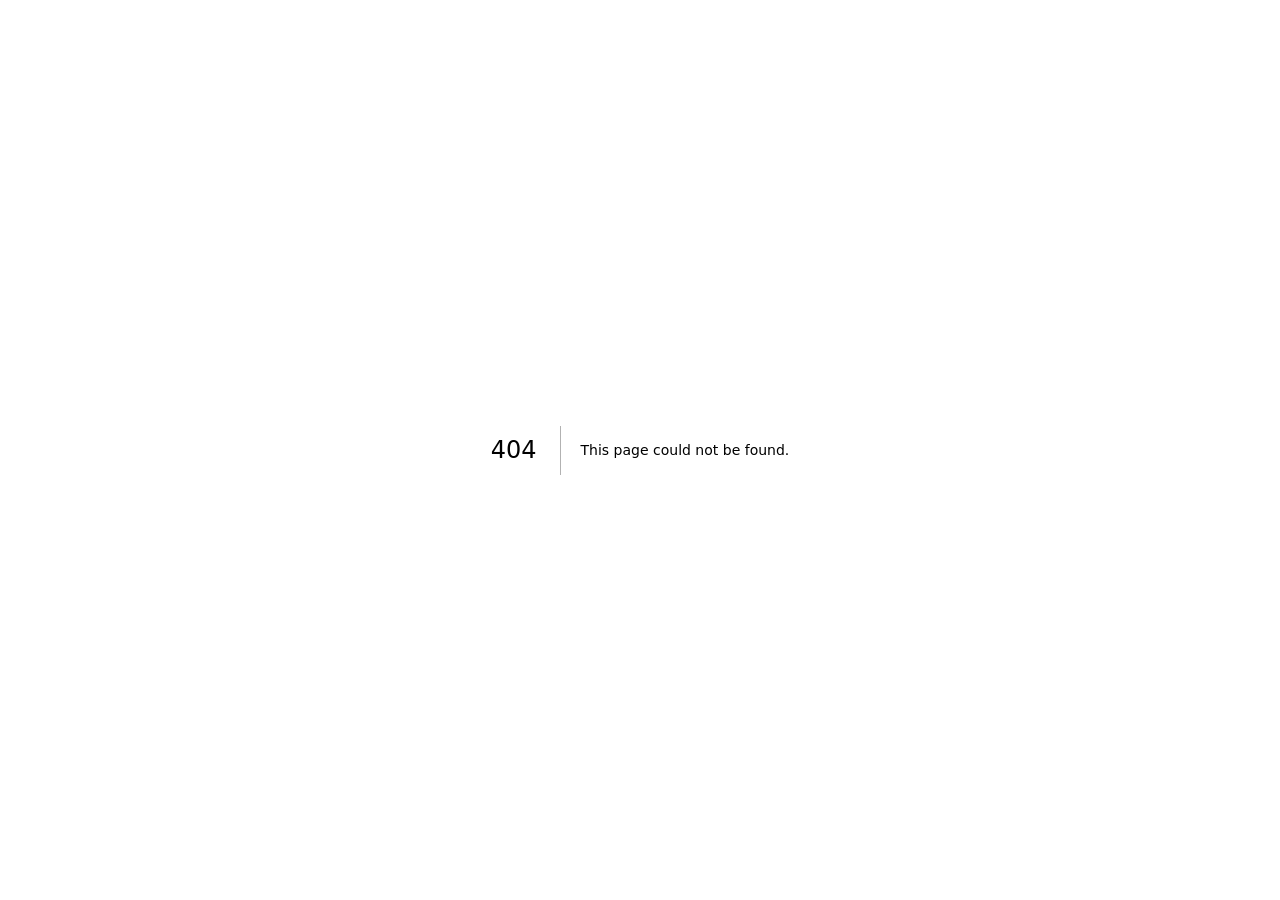
<file: 404/index.html>
<!DOCTYPE html><!--CGU3E1wB49Hl_SySHhrNG--><html lang="ru"><head><meta charSet="utf-8"/><meta name="viewport" content="width=device-width, initial-scale=1"/><link rel="stylesheet" href="/_next/static/css/b146b547f0793c25.css" data-precedence="next"/><link rel="preload" as="script" fetchPriority="low" href="/_next/static/chunks/webpack-2eb758dea75faf50.js"/><script src="/_next/static/chunks/4bd1b696-c023c6e3521b1417.js" async=""></script><script src="/_next/static/chunks/255-2aa030c9ba2867e3.js" async=""></script><script src="/_next/static/chunks/main-app-64a4a3b0d38ae276.js" async=""></script><meta name="robots" content="noindex"/><link rel="preconnect" href="https://fonts.googleapis.com"/><link rel="preconnect" href="https://fonts.gstatic.com" crossorigin="anonymous"/><title>404: This page could not be found.</title><title>Сайты и реклама под ключ для бизнеса | Performance-агентство</title><meta name="description" content="Создаём продающие сайты и запускаем рекламу в Яндекс Директ, ВКонтакте, TikTok. Реальные кейсы: лиды от 45₽. Заявки — сразу в Telegram."/><meta property="og:title" content="Сайт + реклама под ключ. Реальные CPL: ПДД 45₽, психолог 3000₽"/><meta property="og:description" content="Создаём конверсионные сайты и приводим клиентов из всех источников. Отвечаем за стоимость заявки."/><meta property="og:type" content="website"/><meta name="twitter:card" content="summary"/><meta name="twitter:title" content="Сайт + реклама под ключ. Реальные CPL: ПДД 45₽, психолог 3000₽"/><meta name="twitter:description" content="Создаём конверсионные сайты и приводим клиентов из всех источников. Отвечаем за стоимость заявки."/><link href="https://fonts.googleapis.com/css2?family=Space+Grotesk:wght@400;500;600;700&amp;family=Manrope:wght@400;500;600;700;800&amp;display=swap" rel="stylesheet"/><script>(function(m,e,t,r,i,k,a){m[i]=m[i]||function(){(m[i].a=m[i].a||[]).push(arguments)};m[i].l=1*new Date();for(var j=0;j<document.scripts.length;j++){if(document.scripts[j].src===r){return;}}k=e.createElement(t),a=e.getElementsByTagName(t)[0],k.async=1,k.src=r,a.parentNode.insertBefore(k,a)})(window,document,"script","https://mc.yandex.ru/metrika/tag.js","ym");ym(110260645,"init",{clickmap:true,trackLinks:true,accurateTrackBounce:true,webvisor:true});</script><noscript><div><img src="https://mc.yandex.ru/watch/110260645" style="position:absolute;left:-9999px" alt=""/></div></noscript><script src="/_next/static/chunks/polyfills-42372ed130431b0a.js" noModule=""></script></head><body><div hidden=""><!--$--><!--/$--></div><div style="font-family:system-ui,&quot;Segoe UI&quot;,Roboto,Helvetica,Arial,sans-serif,&quot;Apple Color Emoji&quot;,&quot;Segoe UI Emoji&quot;;height:100vh;text-align:center;display:flex;flex-direction:column;align-items:center;justify-content:center"><div><style>body{color:#000;background:#fff;margin:0}.next-error-h1{border-right:1px solid rgba(0,0,0,.3)}@media (prefers-color-scheme:dark){body{color:#fff;background:#000}.next-error-h1{border-right:1px solid rgba(255,255,255,.3)}}</style><h1 class="next-error-h1" style="display:inline-block;margin:0 20px 0 0;padding:0 23px 0 0;font-size:24px;font-weight:500;vertical-align:top;line-height:49px">404</h1><div style="display:inline-block"><h2 style="font-size:14px;font-weight:400;line-height:49px;margin:0">This page could not be found.</h2></div></div></div><!--$--><!--/$--><script src="/_next/static/chunks/webpack-2eb758dea75faf50.js" id="_R_" async=""></script><script>(self.__next_f=self.__next_f||[]).push([0])</script><script>self.__next_f.push([1,"1:\"$Sreact.fragment\"\n2:I[9766,[],\"\"]\n3:I[8924,[],\"\"]\n4:I[4431,[],\"OutletBoundary\"]\n6:I[5278,[],\"AsyncMetadataOutlet\"]\n8:I[4431,[],\"ViewportBoundary\"]\na:I[4431,[],\"MetadataBoundary\"]\nb:\"$Sreact.suspense\"\nd:I[7150,[],\"\"]\n:HL[\"/_next/static/css/b146b547f0793c25.css\",\"style\"]\n"])</script><script>self.__next_f.push([1,"0:{\"P\":null,\"b\":\"CGU3E1wB49Hl_SySHhrNG\",\"p\":\"\",\"c\":[\"\",\"_not-found\",\"\"],\"i\":false,\"f\":[[[\"\",{\"children\":[\"/_not-found\",{\"children\":[\"__PAGE__\",{}]}]},\"$undefined\",\"$undefined\",true],[\"\",[\"$\",\"$1\",\"c\",{\"children\":[[[\"$\",\"link\",\"0\",{\"rel\":\"stylesheet\",\"href\":\"/_next/static/css/b146b547f0793c25.css\",\"precedence\":\"next\",\"crossOrigin\":\"$undefined\",\"nonce\":\"$undefined\"}]],[\"$\",\"html\",null,{\"lang\":\"ru\",\"children\":[[\"$\",\"head\",null,{\"children\":[[\"$\",\"link\",null,{\"rel\":\"preconnect\",\"href\":\"https://fonts.googleapis.com\"}],[\"$\",\"link\",null,{\"rel\":\"preconnect\",\"href\":\"https://fonts.gstatic.com\",\"crossOrigin\":\"anonymous\"}],[\"$\",\"link\",null,{\"href\":\"https://fonts.googleapis.com/css2?family=Space+Grotesk:wght@400;500;600;700\u0026family=Manrope:wght@400;500;600;700;800\u0026display=swap\",\"rel\":\"stylesheet\"}],[\"$\",\"script\",null,{\"dangerouslySetInnerHTML\":{\"__html\":\"(function(m,e,t,r,i,k,a){m[i]=m[i]||function(){(m[i].a=m[i].a||[]).push(arguments)};m[i].l=1*new Date();for(var j=0;j\u003cdocument.scripts.length;j++){if(document.scripts[j].src===r){return;}}k=e.createElement(t),a=e.getElementsByTagName(t)[0],k.async=1,k.src=r,a.parentNode.insertBefore(k,a)})(window,document,\\\"script\\\",\\\"https://mc.yandex.ru/metrika/tag.js\\\",\\\"ym\\\");ym(110260645,\\\"init\\\",{clickmap:true,trackLinks:true,accurateTrackBounce:true,webvisor:true});\"}}],[\"$\",\"noscript\",null,{\"children\":[\"$\",\"div\",null,{\"children\":[\"$\",\"img\",null,{\"src\":\"https://mc.yandex.ru/watch/110260645\",\"style\":{\"position\":\"absolute\",\"left\":\"-9999px\"},\"alt\":\"\"}]}]}]]}],[\"$\",\"body\",null,{\"children\":[\"$\",\"$L2\",null,{\"parallelRouterKey\":\"children\",\"error\":\"$undefined\",\"errorStyles\":\"$undefined\",\"errorScripts\":\"$undefined\",\"template\":[\"$\",\"$L3\",null,{}],\"templateStyles\":\"$undefined\",\"templateScripts\":\"$undefined\",\"notFound\":\"$undefined\",\"forbidden\":\"$undefined\",\"unauthorized\":\"$undefined\"}]}]]}]]}],{\"children\":[\"/_not-found\",[\"$\",\"$1\",\"c\",{\"children\":[null,[\"$\",\"$L2\",null,{\"parallelRouterKey\":\"children\",\"error\":\"$undefined\",\"errorStyles\":\"$undefined\",\"errorScripts\":\"$undefined\",\"template\":[\"$\",\"$L3\",null,{}],\"templateStyles\":\"$undefined\",\"templateScripts\":\"$undefined\",\"notFound\":\"$undefined\",\"forbidden\":\"$undefined\",\"unauthorized\":\"$undefined\"}]]}],{\"children\":[\"__PAGE__\",[\"$\",\"$1\",\"c\",{\"children\":[[[\"$\",\"title\",null,{\"children\":\"404: This page could not be found.\"}],[\"$\",\"div\",null,{\"style\":{\"fontFamily\":\"system-ui,\\\"Segoe UI\\\",Roboto,Helvetica,Arial,sans-serif,\\\"Apple Color Emoji\\\",\\\"Segoe UI Emoji\\\"\",\"height\":\"100vh\",\"textAlign\":\"center\",\"display\":\"flex\",\"flexDirection\":\"column\",\"alignItems\":\"center\",\"justifyContent\":\"center\"},\"children\":[\"$\",\"div\",null,{\"children\":[[\"$\",\"style\",null,{\"dangerouslySetInnerHTML\":{\"__html\":\"body{color:#000;background:#fff;margin:0}.next-error-h1{border-right:1px solid rgba(0,0,0,.3)}@media (prefers-color-scheme:dark){body{color:#fff;background:#000}.next-error-h1{border-right:1px solid rgba(255,255,255,.3)}}\"}}],[\"$\",\"h1\",null,{\"className\":\"next-error-h1\",\"style\":{\"display\":\"inline-block\",\"margin\":\"0 20px 0 0\",\"padding\":\"0 23px 0 0\",\"fontSize\":24,\"fontWeight\":500,\"verticalAlign\":\"top\",\"lineHeight\":\"49px\"},\"children\":404}],[\"$\",\"div\",null,{\"style\":{\"display\":\"inline-block\"},\"children\":[\"$\",\"h2\",null,{\"style\":{\"fontSize\":14,\"fontWeight\":400,\"lineHeight\":\"49px\",\"margin\":0},\"children\":\"This page could not be found.\"}]}]]}]}]],null,[\"$\",\"$L4\",null,{\"children\":[\"$L5\",[\"$\",\"$L6\",null,{\"promise\":\"$@7\"}]]}]]}],{},null,false]},null,false]},null,false],[\"$\",\"$1\",\"h\",{\"children\":[[\"$\",\"meta\",null,{\"name\":\"robots\",\"content\":\"noindex\"}],[[\"$\",\"$L8\",null,{\"children\":\"$L9\"}],null],[\"$\",\"$La\",null,{\"children\":[\"$\",\"div\",null,{\"hidden\":true,\"children\":[\"$\",\"$b\",null,{\"fallback\":null,\"children\":\"$Lc\"}]}]}]]}],false]],\"m\":\"$undefined\",\"G\":[\"$d\",[]],\"s\":false,\"S\":true}\n"])</script><script>self.__next_f.push([1,"9:[[\"$\",\"meta\",\"0\",{\"charSet\":\"utf-8\"}],[\"$\",\"meta\",\"1\",{\"name\":\"viewport\",\"content\":\"width=device-width, initial-scale=1\"}]]\n5:null\n"])</script><script>self.__next_f.push([1,"7:{\"metadata\":[[\"$\",\"title\",\"0\",{\"children\":\"Сайты и реклама под ключ для бизнеса | Performance-агентство\"}],[\"$\",\"meta\",\"1\",{\"name\":\"description\",\"content\":\"Создаём продающие сайты и запускаем рекламу в Яндекс Директ, ВКонтакте, TikTok. Реальные кейсы: лиды от 45₽. Заявки — сразу в Telegram.\"}],[\"$\",\"meta\",\"2\",{\"property\":\"og:title\",\"content\":\"Сайт + реклама под ключ. Реальные CPL: ПДД 45₽, психолог 3000₽\"}],[\"$\",\"meta\",\"3\",{\"property\":\"og:description\",\"content\":\"Создаём конверсионные сайты и приводим клиентов из всех источников. Отвечаем за стоимость заявки.\"}],[\"$\",\"meta\",\"4\",{\"property\":\"og:type\",\"content\":\"website\"}],[\"$\",\"meta\",\"5\",{\"name\":\"twitter:card\",\"content\":\"summary\"}],[\"$\",\"meta\",\"6\",{\"name\":\"twitter:title\",\"content\":\"Сайт + реклама под ключ. Реальные CPL: ПДД 45₽, психолог 3000₽\"}],[\"$\",\"meta\",\"7\",{\"name\":\"twitter:description\",\"content\":\"Создаём конверсионные сайты и приводим клиентов из всех источников. Отвечаем за стоимость заявки.\"}]],\"error\":null,\"digest\":\"$undefined\"}\n"])</script><script>self.__next_f.push([1,"c:\"$7:metadata\"\n"])</script></body></html>
</file>
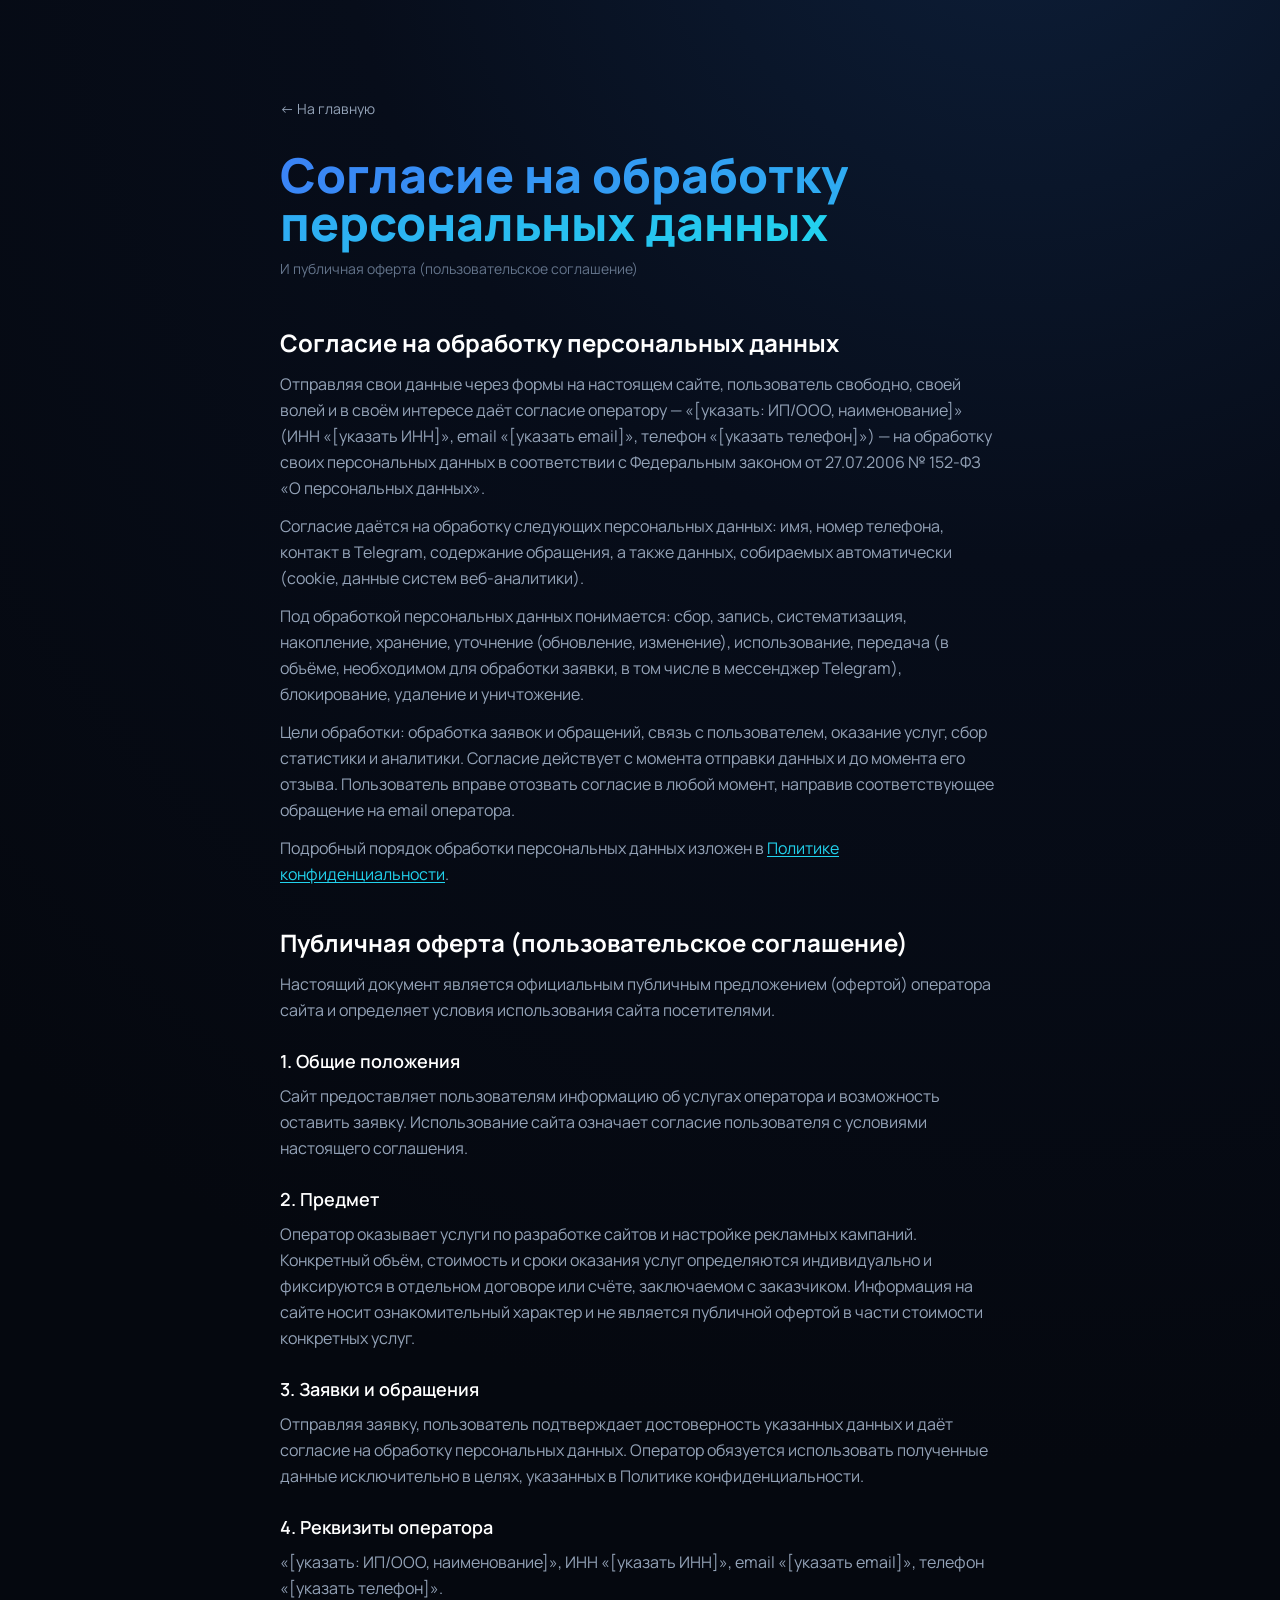
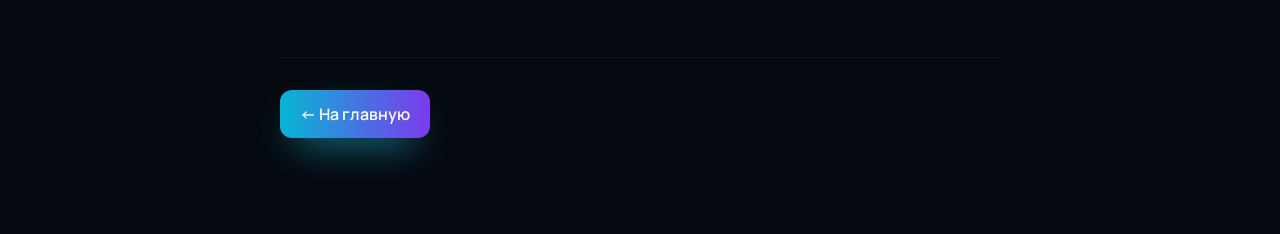
<file: offer/index.html>
<!DOCTYPE html><!--CGU3E1wB49Hl_SySHhrNG--><html lang="ru"><head><meta charSet="utf-8"/><meta name="viewport" content="width=device-width, initial-scale=1"/><link rel="stylesheet" href="/_next/static/css/b146b547f0793c25.css" data-precedence="next"/><link rel="preload" as="script" fetchPriority="low" href="/_next/static/chunks/webpack-2eb758dea75faf50.js"/><script src="/_next/static/chunks/4bd1b696-c023c6e3521b1417.js" async=""></script><script src="/_next/static/chunks/255-2aa030c9ba2867e3.js" async=""></script><script src="/_next/static/chunks/main-app-64a4a3b0d38ae276.js" async=""></script><script src="/_next/static/chunks/619-ba102abea3e3d0e4.js" async=""></script><script src="/_next/static/chunks/app/offer/page-58628780fce5af11.js" async=""></script><link rel="preconnect" href="https://fonts.googleapis.com"/><link rel="preconnect" href="https://fonts.gstatic.com" crossorigin="anonymous"/><title>Согласие на обработку персональных данных | NoxAgency</title><meta name="description" content="Согласие на обработку персональных данных и публичная оферта (пользовательское соглашение)."/><meta property="og:title" content="Сайт + реклама под ключ. Реальные CPL: ПДД 45₽, психолог 3000₽"/><meta property="og:description" content="Создаём конверсионные сайты и приводим клиентов из всех источников. Отвечаем за стоимость заявки."/><meta property="og:type" content="website"/><meta name="twitter:card" content="summary"/><meta name="twitter:title" content="Сайт + реклама под ключ. Реальные CPL: ПДД 45₽, психолог 3000₽"/><meta name="twitter:description" content="Создаём конверсионные сайты и приводим клиентов из всех источников. Отвечаем за стоимость заявки."/><link href="https://fonts.googleapis.com/css2?family=Space+Grotesk:wght@400;500;600;700&amp;family=Manrope:wght@400;500;600;700;800&amp;display=swap" rel="stylesheet"/><script>(function(m,e,t,r,i,k,a){m[i]=m[i]||function(){(m[i].a=m[i].a||[]).push(arguments)};m[i].l=1*new Date();for(var j=0;j<document.scripts.length;j++){if(document.scripts[j].src===r){return;}}k=e.createElement(t),a=e.getElementsByTagName(t)[0],k.async=1,k.src=r,a.parentNode.insertBefore(k,a)})(window,document,"script","https://mc.yandex.ru/metrika/tag.js","ym");ym(110260645,"init",{clickmap:true,trackLinks:true,accurateTrackBounce:true,webvisor:true});</script><noscript><div><img src="https://mc.yandex.ru/watch/110260645" style="position:absolute;left:-9999px" alt=""/></div></noscript><script src="/_next/static/chunks/polyfills-42372ed130431b0a.js" noModule=""></script></head><body><div hidden=""><!--$--><!--/$--></div><main class="relative min-h-screen py-16 sm:py-24" style="background:radial-gradient(120% 90% at 80% -10%, #0d1f3a 0%, #070d1a 45%, #05080f 100%);color:#eef3fb"><div class="absolute inset-0 pointer-events-none"><div class="absolute top-0 left-1/2 -translate-x-1/2 w-[600px] h-[400px] rounded-full bg-gradient-to-r from-purple-500/8 to-cyan-500/8 blur-3xl"></div></div><article class="relative max-w-3xl mx-auto px-4 sm:px-6"><a class="inline-flex items-center gap-2 text-sm text-slate-400 hover:text-cyan-400 transition-colors mb-8" href="/">← На главную</a><h1 class="text-3xl sm:text-4xl md:text-5xl font-black mb-3"><span class="gradient-text">Согласие на обработку персональных данных</span></h1><p class="text-slate-500 text-sm mb-12">И публичная оферта (пользовательское соглашение)</p><div class="space-y-10 text-slate-300 leading-relaxed"><section><h2 class="text-xl sm:text-2xl font-bold text-white mb-3">Согласие на обработку персональных данных</h2><p class="text-slate-400">Отправляя свои данные через формы на настоящем сайте, пользователь свободно, своей волей и в своём интересе даёт согласие оператору — «[указать: ИП/ООО, наименование]» (ИНН «[указать ИНН]», email «[указать email]», телефон «[указать телефон]») — на обработку своих персональных данных в соответствии с Федеральным законом от 27.07.2006 № 152-ФЗ «О персональных данных».</p><p class="text-slate-400 mt-3">Согласие даётся на обработку следующих персональных данных: имя, номер телефона, контакт в Telegram, содержание обращения, а также данных, собираемых автоматически (cookie, данные систем веб-аналитики).</p><p class="text-slate-400 mt-3">Под обработкой персональных данных понимается: сбор, запись, систематизация, накопление, хранение, уточнение (обновление, изменение), использование, передача (в объёме, необходимом для обработки заявки, в том числе в мессенджер Telegram), блокирование, удаление и уничтожение.</p><p class="text-slate-400 mt-3">Цели обработки: обработка заявок и обращений, связь с пользователем, оказание услуг, сбор статистики и аналитики. Согласие действует с момента отправки данных и до момента его отзыва. Пользователь вправе отозвать согласие в любой момент, направив соответствующее обращение на email оператора.</p><p class="text-slate-400 mt-3">Подробный порядок обработки персональных данных изложен в<!-- --> <a class="text-cyan-400 hover:text-cyan-300 underline underline-offset-2" href="/privacy/">Политике конфиденциальности</a>.</p></section><section><h2 class="text-xl sm:text-2xl font-bold text-white mb-3">Публичная оферта (пользовательское соглашение)</h2><p class="text-slate-400">Настоящий документ является официальным публичным предложением (офертой) оператора сайта и определяет условия использования сайта посетителями.</p><h3 class="text-lg font-semibold text-white mt-6 mb-2">1. Общие положения</h3><p class="text-slate-400">Сайт предоставляет пользователям информацию об услугах оператора и возможность оставить заявку. Использование сайта означает согласие пользователя с условиями настоящего соглашения.</p><h3 class="text-lg font-semibold text-white mt-6 mb-2">2. Предмет</h3><p class="text-slate-400">Оператор оказывает услуги по разработке сайтов и настройке рекламных кампаний. Конкретный объём, стоимость и сроки оказания услуг определяются индивидуально и фиксируются в отдельном договоре или счёте, заключаемом с заказчиком. Информация на сайте носит ознакомительный характер и не является публичной офертой в части стоимости конкретных услуг.</p><h3 class="text-lg font-semibold text-white mt-6 mb-2">3. Заявки и обращения</h3><p class="text-slate-400">Отправляя заявку, пользователь подтверждает достоверность указанных данных и даёт согласие на обработку персональных данных. Оператор обязуется использовать полученные данные исключительно в целях, указанных в Политике конфиденциальности.</p><h3 class="text-lg font-semibold text-white mt-6 mb-2">4. Реквизиты оператора</h3><p class="text-slate-400">«[указать: ИП/ООО, наименование]», ИНН «[указать ИНН]», email «[указать email]», телефон «[указать телефон]».</p></section></div><div class="mt-14 pt-8 border-t border-white/5"><a class="inline-flex items-center gap-2 px-5 py-3 rounded-xl bg-gradient-to-r from-cyan-500 to-purple-600 text-white font-semibold glow-btn hover:scale-[1.02] transition-all" href="/">← На главную</a></div></article></main><!--$--><!--/$--><script src="/_next/static/chunks/webpack-2eb758dea75faf50.js" id="_R_" async=""></script><script>(self.__next_f=self.__next_f||[]).push([0])</script><script>self.__next_f.push([1,"1:\"$Sreact.fragment\"\n2:I[9766,[],\"\"]\n3:I[8924,[],\"\"]\n4:I[2619,[\"619\",\"static/chunks/619-ba102abea3e3d0e4.js\",\"579\",\"static/chunks/app/offer/page-58628780fce5af11.js\"],\"\"]\ne:I[7150,[],\"\"]\n:HL[\"/_next/static/css/b146b547f0793c25.css\",\"style\"]\n"])</script><script>self.__next_f.push([1,"0:{\"P\":null,\"b\":\"CGU3E1wB49Hl_SySHhrNG\",\"p\":\"\",\"c\":[\"\",\"offer\",\"\"],\"i\":false,\"f\":[[[\"\",{\"children\":[\"offer\",{\"children\":[\"__PAGE__\",{}]}]},\"$undefined\",\"$undefined\",true],[\"\",[\"$\",\"$1\",\"c\",{\"children\":[[[\"$\",\"link\",\"0\",{\"rel\":\"stylesheet\",\"href\":\"/_next/static/css/b146b547f0793c25.css\",\"precedence\":\"next\",\"crossOrigin\":\"$undefined\",\"nonce\":\"$undefined\"}]],[\"$\",\"html\",null,{\"lang\":\"ru\",\"children\":[[\"$\",\"head\",null,{\"children\":[[\"$\",\"link\",null,{\"rel\":\"preconnect\",\"href\":\"https://fonts.googleapis.com\"}],[\"$\",\"link\",null,{\"rel\":\"preconnect\",\"href\":\"https://fonts.gstatic.com\",\"crossOrigin\":\"anonymous\"}],[\"$\",\"link\",null,{\"href\":\"https://fonts.googleapis.com/css2?family=Space+Grotesk:wght@400;500;600;700\u0026family=Manrope:wght@400;500;600;700;800\u0026display=swap\",\"rel\":\"stylesheet\"}],[\"$\",\"script\",null,{\"dangerouslySetInnerHTML\":{\"__html\":\"(function(m,e,t,r,i,k,a){m[i]=m[i]||function(){(m[i].a=m[i].a||[]).push(arguments)};m[i].l=1*new Date();for(var j=0;j\u003cdocument.scripts.length;j++){if(document.scripts[j].src===r){return;}}k=e.createElement(t),a=e.getElementsByTagName(t)[0],k.async=1,k.src=r,a.parentNode.insertBefore(k,a)})(window,document,\\\"script\\\",\\\"https://mc.yandex.ru/metrika/tag.js\\\",\\\"ym\\\");ym(110260645,\\\"init\\\",{clickmap:true,trackLinks:true,accurateTrackBounce:true,webvisor:true});\"}}],[\"$\",\"noscript\",null,{\"children\":[\"$\",\"div\",null,{\"children\":[\"$\",\"img\",null,{\"src\":\"https://mc.yandex.ru/watch/110260645\",\"style\":{\"position\":\"absolute\",\"left\":\"-9999px\"},\"alt\":\"\"}]}]}]]}],[\"$\",\"body\",null,{\"children\":[\"$\",\"$L2\",null,{\"parallelRouterKey\":\"children\",\"error\":\"$undefined\",\"errorStyles\":\"$undefined\",\"errorScripts\":\"$undefined\",\"template\":[\"$\",\"$L3\",null,{}],\"templateStyles\":\"$undefined\",\"templateScripts\":\"$undefined\",\"notFound\":[[[\"$\",\"title\",null,{\"children\":\"404: This page could not be found.\"}],[\"$\",\"div\",null,{\"style\":{\"fontFamily\":\"system-ui,\\\"Segoe UI\\\",Roboto,Helvetica,Arial,sans-serif,\\\"Apple Color Emoji\\\",\\\"Segoe UI Emoji\\\"\",\"height\":\"100vh\",\"textAlign\":\"center\",\"display\":\"flex\",\"flexDirection\":\"column\",\"alignItems\":\"center\",\"justifyContent\":\"center\"},\"children\":[\"$\",\"div\",null,{\"children\":[[\"$\",\"style\",null,{\"dangerouslySetInnerHTML\":{\"__html\":\"body{color:#000;background:#fff;margin:0}.next-error-h1{border-right:1px solid rgba(0,0,0,.3)}@media (prefers-color-scheme:dark){body{color:#fff;background:#000}.next-error-h1{border-right:1px solid rgba(255,255,255,.3)}}\"}}],[\"$\",\"h1\",null,{\"className\":\"next-error-h1\",\"style\":{\"display\":\"inline-block\",\"margin\":\"0 20px 0 0\",\"padding\":\"0 23px 0 0\",\"fontSize\":24,\"fontWeight\":500,\"verticalAlign\":\"top\",\"lineHeight\":\"49px\"},\"children\":404}],[\"$\",\"div\",null,{\"style\":{\"display\":\"inline-block\"},\"children\":[\"$\",\"h2\",null,{\"style\":{\"fontSize\":14,\"fontWeight\":400,\"lineHeight\":\"49px\",\"margin\":0},\"children\":\"This page could not be found.\"}]}]]}]}]],[]],\"forbidden\":\"$undefined\",\"unauthorized\":\"$undefined\"}]}]]}]]}],{\"children\":[\"offer\",[\"$\",\"$1\",\"c\",{\"children\":[null,[\"$\",\"$L2\",null,{\"parallelRouterKey\":\"children\",\"error\":\"$undefined\",\"errorStyles\":\"$undefined\",\"errorScripts\":\"$undefined\",\"template\":[\"$\",\"$L3\",null,{}],\"templateStyles\":\"$undefined\",\"templateScripts\":\"$undefined\",\"notFound\":\"$undefined\",\"forbidden\":\"$undefined\",\"unauthorized\":\"$undefined\"}]]}],{\"children\":[\"__PAGE__\",[\"$\",\"$1\",\"c\",{\"children\":[[\"$\",\"main\",null,{\"className\":\"relative min-h-screen py-16 sm:py-24\",\"style\":{\"background\":\"radial-gradient(120% 90% at 80% -10%, #0d1f3a 0%, #070d1a 45%, #05080f 100%)\",\"color\":\"#eef3fb\"},\"children\":[[\"$\",\"div\",null,{\"className\":\"absolute inset-0 pointer-events-none\",\"children\":[\"$\",\"div\",null,{\"className\":\"absolute top-0 left-1/2 -translate-x-1/2 w-[600px] h-[400px] rounded-full bg-gradient-to-r from-purple-500/8 to-cyan-500/8 blur-3xl\"}]}],[\"$\",\"article\",null,{\"className\":\"relative max-w-3xl mx-auto px-4 sm:px-6\",\"children\":[[\"$\",\"$L4\",null,{\"href\":\"/\",\"className\":\"inline-flex items-center gap-2 text-sm text-slate-400 hover:text-cyan-400 transition-colors mb-8\",\"children\":\"← На главную\"}],[\"$\",\"h1\",null,{\"className\":\"text-3xl sm:text-4xl md:text-5xl font-black mb-3\",\"children\":[\"$\",\"span\",null,{\"className\":\"gradient-text\",\"children\":\"Согласие на обработку персональных данных\"}]}],[\"$\",\"p\",null,{\"className\":\"text-slate-500 text-sm mb-12\",\"children\":\"И публичная оферта (пользовательское соглашение)\"}],[\"$\",\"div\",null,{\"className\":\"space-y-10 text-slate-300 leading-relaxed\",\"children\":[[\"$\",\"section\",null,{\"children\":[[\"$\",\"h2\",null,{\"className\":\"text-xl sm:text-2xl font-bold text-white mb-3\",\"children\":\"Согласие на обработку персональных данных\"}],\"$L5\",\"$L6\",\"$L7\",\"$L8\",\"$L9\"]}],\"$La\"]}],\"$Lb\"]}]]}],null,\"$Lc\"]}],{},null,false]},null,false]},null,false],\"$Ld\",false]],\"m\":\"$undefined\",\"G\":[\"$e\",[]],\"s\":false,\"S\":true}\n"])</script><script>self.__next_f.push([1,"f:I[4431,[],\"OutletBoundary\"]\n11:I[5278,[],\"AsyncMetadataOutlet\"]\n13:I[4431,[],\"ViewportBoundary\"]\n15:I[4431,[],\"MetadataBoundary\"]\n16:\"$Sreact.suspense\"\n5:[\"$\",\"p\",null,{\"className\":\"text-slate-400\",\"children\":\"Отправляя свои данные через формы на настоящем сайте, пользователь свободно, своей волей и в своём интересе даёт согласие оператору — «[указать: ИП/ООО, наименование]» (ИНН «[указать ИНН]», email «[указать email]», телефон «[указать телефон]») — на обработку своих персональных данных в соответствии с Федеральным законом от 27.07.2006 № 152-ФЗ «О персональных данных».\"}]\n6:[\"$\",\"p\",null,{\"className\":\"text-slate-400 mt-3\",\"children\":\"Согласие даётся на обработку следующих персональных данных: имя, номер телефона, контакт в Telegram, содержание обращения, а также данных, собираемых автоматически (cookie, данные систем веб-аналитики).\"}]\n7:[\"$\",\"p\",null,{\"className\":\"text-slate-400 mt-3\",\"children\":\"Под обработкой персональных данных понимается: сбор, запись, систематизация, накопление, хранение, уточнение (обновление, изменение), использование, передача (в объёме, необходимом для обработки заявки, в том числе в мессенджер Telegram), блокирование, удаление и уничтожение.\"}]\n8:[\"$\",\"p\",null,{\"className\":\"text-slate-400 mt-3\",\"children\":\"Цели обработки: обработка заявок и обращений, связь с пользователем, ока"])</script><script>self.__next_f.push([1,"зание услуг, сбор статистики и аналитики. Согласие действует с момента отправки данных и до момента его отзыва. Пользователь вправе отозвать согласие в любой момент, направив соответствующее обращение на email оператора.\"}]\n9:[\"$\",\"p\",null,{\"className\":\"text-slate-400 mt-3\",\"children\":[\"Подробный порядок обработки персональных данных изложен в\",\" \",[\"$\",\"$L4\",null,{\"href\":\"/privacy\",\"className\":\"text-cyan-400 hover:text-cyan-300 underline underline-offset-2\",\"children\":\"Политике конфиденциальности\"}],\".\"]}]\n"])</script><script>self.__next_f.push([1,"a:[\"$\",\"section\",null,{\"children\":[[\"$\",\"h2\",null,{\"className\":\"text-xl sm:text-2xl font-bold text-white mb-3\",\"children\":\"Публичная оферта (пользовательское соглашение)\"}],[\"$\",\"p\",null,{\"className\":\"text-slate-400\",\"children\":\"Настоящий документ является официальным публичным предложением (офертой) оператора сайта и определяет условия использования сайта посетителями.\"}],[\"$\",\"h3\",null,{\"className\":\"text-lg font-semibold text-white mt-6 mb-2\",\"children\":\"1. Общие положения\"}],[\"$\",\"p\",null,{\"className\":\"text-slate-400\",\"children\":\"Сайт предоставляет пользователям информацию об услугах оператора и возможность оставить заявку. Использование сайта означает согласие пользователя с условиями настоящего соглашения.\"}],[\"$\",\"h3\",null,{\"className\":\"text-lg font-semibold text-white mt-6 mb-2\",\"children\":\"2. Предмет\"}],[\"$\",\"p\",null,{\"className\":\"text-slate-400\",\"children\":\"Оператор оказывает услуги по разработке сайтов и настройке рекламных кампаний. Конкретный объём, стоимость и сроки оказания услуг определяются индивидуально и фиксируются в отдельном договоре или счёте, заключаемом с заказчиком. Информация на сайте носит ознакомительный характер и не является публичной офертой в части стоимости конкретных услуг.\"}],[\"$\",\"h3\",null,{\"className\":\"text-lg font-semibold text-white mt-6 mb-2\",\"children\":\"3. Заявки и обращения\"}],[\"$\",\"p\",null,{\"className\":\"text-slate-400\",\"children\":\"Отправляя заявку, пользователь подтверждает достоверность указанных данных и даёт согласие на обработку персональных данных. Оператор обязуется использовать полученные данные исключительно в целях, указанных в Политике конфиденциальности.\"}],[\"$\",\"h3\",null,{\"className\":\"text-lg font-semibold text-white mt-6 mb-2\",\"children\":\"4. Реквизиты оператора\"}],[\"$\",\"p\",null,{\"className\":\"text-slate-400\",\"children\":\"«[указать: ИП/ООО, наименование]», ИНН «[указать ИНН]», email «[указать email]», телефон «[указать телефон]».\"}]]}]\n"])</script><script>self.__next_f.push([1,"b:[\"$\",\"div\",null,{\"className\":\"mt-14 pt-8 border-t border-white/5\",\"children\":[\"$\",\"$L4\",null,{\"href\":\"/\",\"className\":\"inline-flex items-center gap-2 px-5 py-3 rounded-xl bg-gradient-to-r from-cyan-500 to-purple-600 text-white font-semibold glow-btn hover:scale-[1.02] transition-all\",\"children\":\"← На главную\"}]}]\nc:[\"$\",\"$Lf\",null,{\"children\":[\"$L10\",[\"$\",\"$L11\",null,{\"promise\":\"$@12\"}]]}]\nd:[\"$\",\"$1\",\"h\",{\"children\":[null,[[\"$\",\"$L13\",null,{\"children\":\"$L14\"}],null],[\"$\",\"$L15\",null,{\"children\":[\"$\",\"div\",null,{\"hidden\":true,\"children\":[\"$\",\"$16\",null,{\"fallback\":null,\"children\":\"$L17\"}]}]}]]}]\n"])</script><script>self.__next_f.push([1,"14:[[\"$\",\"meta\",\"0\",{\"charSet\":\"utf-8\"}],[\"$\",\"meta\",\"1\",{\"name\":\"viewport\",\"content\":\"width=device-width, initial-scale=1\"}]]\n10:null\n"])</script><script>self.__next_f.push([1,"12:{\"metadata\":[[\"$\",\"title\",\"0\",{\"children\":\"Согласие на обработку персональных данных | NoxAgency\"}],[\"$\",\"meta\",\"1\",{\"name\":\"description\",\"content\":\"Согласие на обработку персональных данных и публичная оферта (пользовательское соглашение).\"}],[\"$\",\"meta\",\"2\",{\"property\":\"og:title\",\"content\":\"Сайт + реклама под ключ. Реальные CPL: ПДД 45₽, психолог 3000₽\"}],[\"$\",\"meta\",\"3\",{\"property\":\"og:description\",\"content\":\"Создаём конверсионные сайты и приводим клиентов из всех источников. Отвечаем за стоимость заявки.\"}],[\"$\",\"meta\",\"4\",{\"property\":\"og:type\",\"content\":\"website\"}],[\"$\",\"meta\",\"5\",{\"name\":\"twitter:card\",\"content\":\"summary\"}],[\"$\",\"meta\",\"6\",{\"name\":\"twitter:title\",\"content\":\"Сайт + реклама под ключ. Реальные CPL: ПДД 45₽, психолог 3000₽\"}],[\"$\",\"meta\",\"7\",{\"name\":\"twitter:description\",\"content\":\"Создаём конверсионные сайты и приводим клиентов из всех источников. Отвечаем за стоимость заявки.\"}]],\"error\":null,\"digest\":\"$undefined\"}\n"])</script><script>self.__next_f.push([1,"17:\"$12:metadata\"\n"])</script></body></html>
</file>
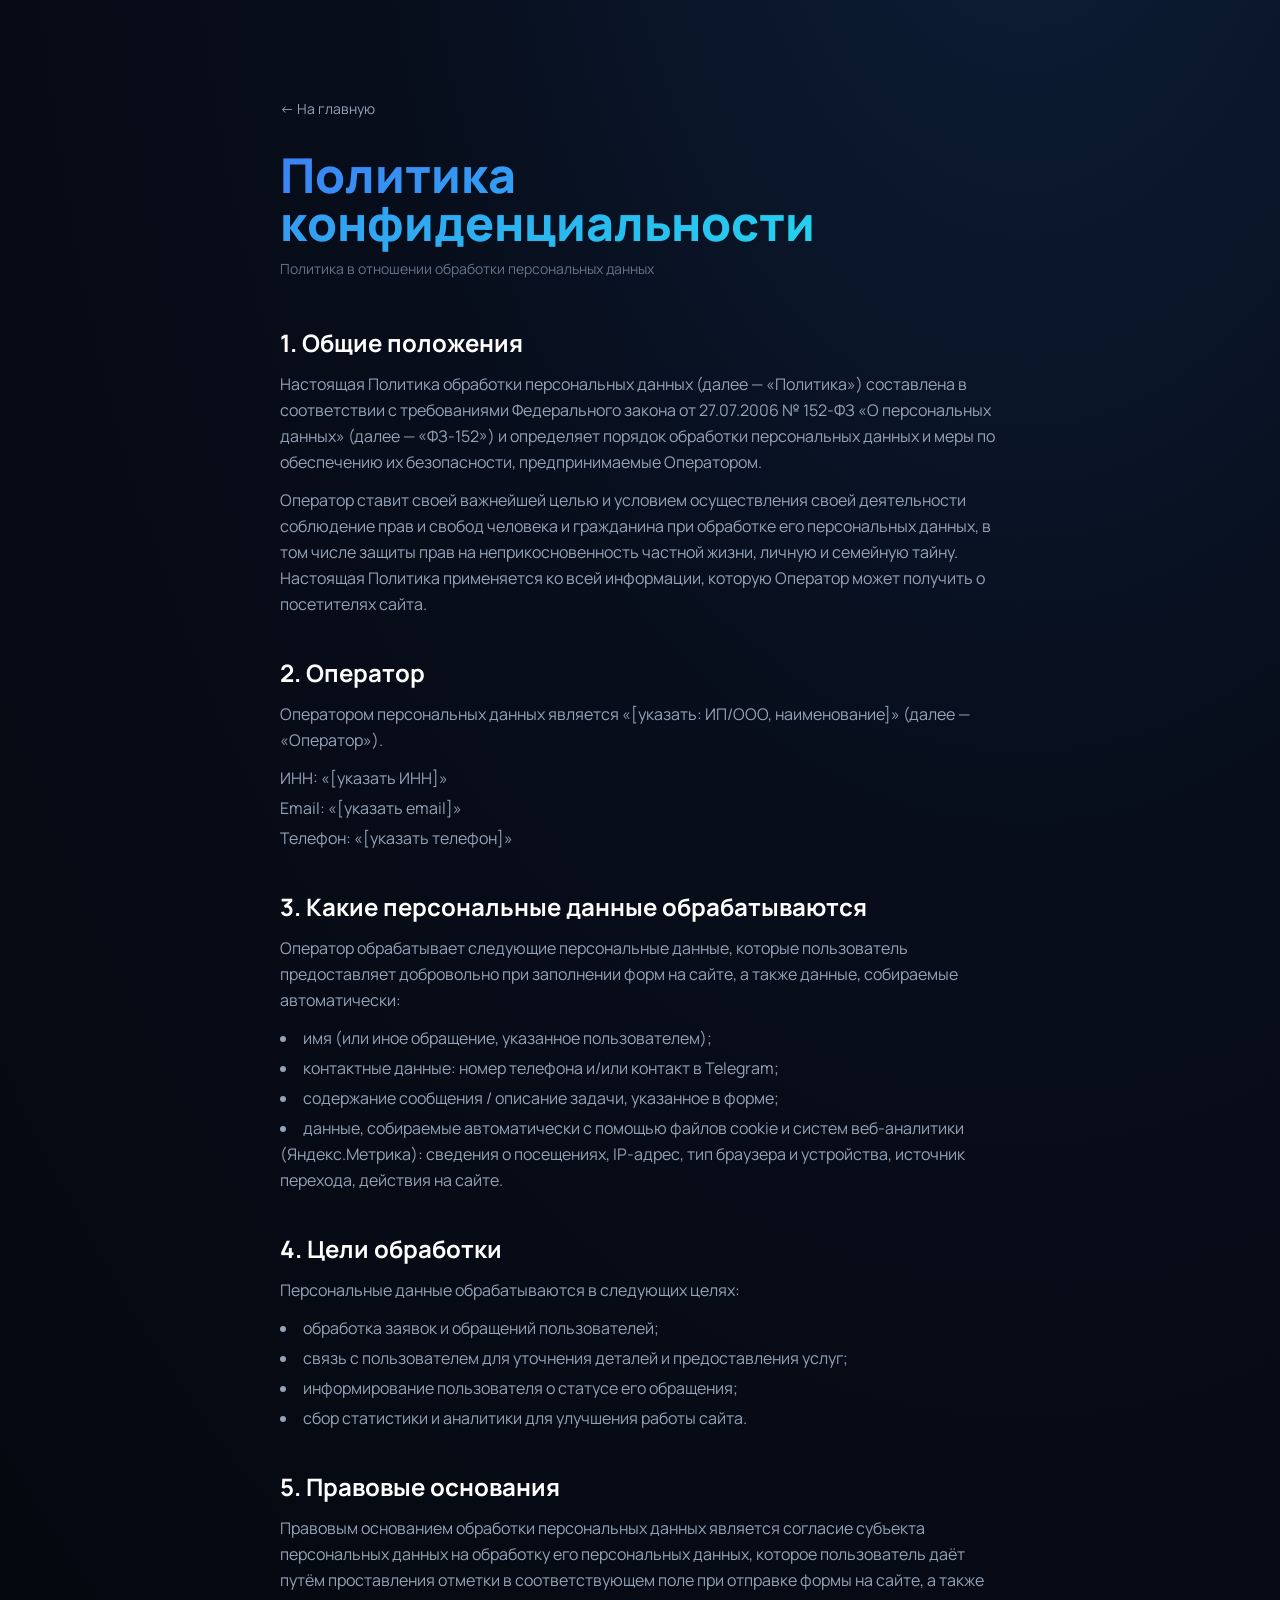
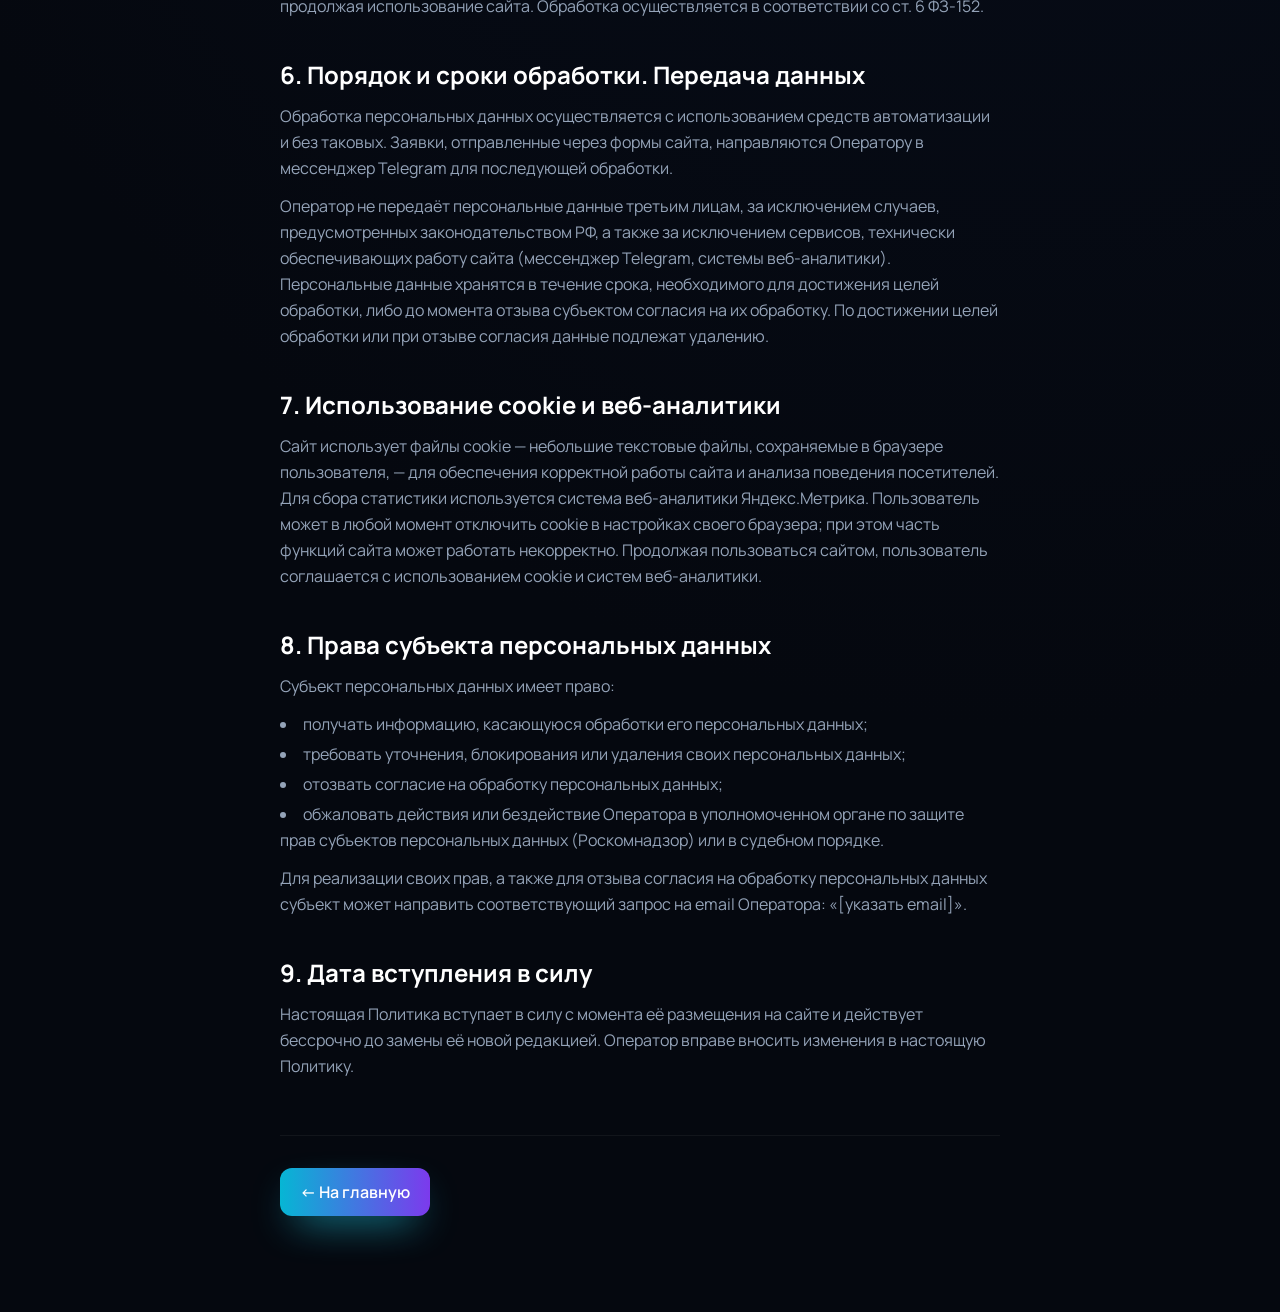
<file: privacy/index.html>
<!DOCTYPE html><!--CGU3E1wB49Hl_SySHhrNG--><html lang="ru"><head><meta charSet="utf-8"/><meta name="viewport" content="width=device-width, initial-scale=1"/><link rel="stylesheet" href="/_next/static/css/b146b547f0793c25.css" data-precedence="next"/><link rel="preload" as="script" fetchPriority="low" href="/_next/static/chunks/webpack-2eb758dea75faf50.js"/><script src="/_next/static/chunks/4bd1b696-c023c6e3521b1417.js" async=""></script><script src="/_next/static/chunks/255-2aa030c9ba2867e3.js" async=""></script><script src="/_next/static/chunks/main-app-64a4a3b0d38ae276.js" async=""></script><script src="/_next/static/chunks/619-ba102abea3e3d0e4.js" async=""></script><script src="/_next/static/chunks/app/privacy/page-58628780fce5af11.js" async=""></script><link rel="preconnect" href="https://fonts.googleapis.com"/><link rel="preconnect" href="https://fonts.gstatic.com" crossorigin="anonymous"/><title>Политика конфиденциальности | NoxAgency</title><meta name="description" content="Политика обработки персональных данных в соответствии с Федеральным законом № 152-ФЗ «О персональных данных»."/><meta property="og:title" content="Сайт + реклама под ключ. Реальные CPL: ПДД 45₽, психолог 3000₽"/><meta property="og:description" content="Создаём конверсионные сайты и приводим клиентов из всех источников. Отвечаем за стоимость заявки."/><meta property="og:type" content="website"/><meta name="twitter:card" content="summary"/><meta name="twitter:title" content="Сайт + реклама под ключ. Реальные CPL: ПДД 45₽, психолог 3000₽"/><meta name="twitter:description" content="Создаём конверсионные сайты и приводим клиентов из всех источников. Отвечаем за стоимость заявки."/><link href="https://fonts.googleapis.com/css2?family=Space+Grotesk:wght@400;500;600;700&amp;family=Manrope:wght@400;500;600;700;800&amp;display=swap" rel="stylesheet"/><script>(function(m,e,t,r,i,k,a){m[i]=m[i]||function(){(m[i].a=m[i].a||[]).push(arguments)};m[i].l=1*new Date();for(var j=0;j<document.scripts.length;j++){if(document.scripts[j].src===r){return;}}k=e.createElement(t),a=e.getElementsByTagName(t)[0],k.async=1,k.src=r,a.parentNode.insertBefore(k,a)})(window,document,"script","https://mc.yandex.ru/metrika/tag.js","ym");ym(110260645,"init",{clickmap:true,trackLinks:true,accurateTrackBounce:true,webvisor:true});</script><noscript><div><img src="https://mc.yandex.ru/watch/110260645" style="position:absolute;left:-9999px" alt=""/></div></noscript><script src="/_next/static/chunks/polyfills-42372ed130431b0a.js" noModule=""></script></head><body><div hidden=""><!--$--><!--/$--></div><main class="relative min-h-screen py-16 sm:py-24" style="background:radial-gradient(120% 90% at 80% -10%, #0d1f3a 0%, #070d1a 45%, #05080f 100%);color:#eef3fb"><div class="absolute inset-0 pointer-events-none"><div class="absolute top-0 left-1/2 -translate-x-1/2 w-[600px] h-[400px] rounded-full bg-gradient-to-r from-cyan-500/8 to-purple-500/8 blur-3xl"></div></div><article class="relative max-w-3xl mx-auto px-4 sm:px-6"><a class="inline-flex items-center gap-2 text-sm text-slate-400 hover:text-cyan-400 transition-colors mb-8" href="/">← На главную</a><h1 class="text-3xl sm:text-4xl md:text-5xl font-black mb-3"><span class="gradient-text">Политика конфиденциальности</span></h1><p class="text-slate-500 text-sm mb-12">Политика в отношении обработки персональных данных</p><div class="space-y-10 text-slate-300 leading-relaxed"><section><h2 class="text-xl sm:text-2xl font-bold text-white mb-3">1. Общие положения</h2><p class="text-slate-400">Настоящая Политика обработки персональных данных (далее — «Политика») составлена в соответствии с требованиями Федерального закона от 27.07.2006 № 152-ФЗ «О персональных данных» (далее — «ФЗ-152») и определяет порядок обработки персональных данных и меры по обеспечению их безопасности, предпринимаемые Оператором.</p><p class="text-slate-400 mt-3">Оператор ставит своей важнейшей целью и условием осуществления своей деятельности соблюдение прав и свобод человека и гражданина при обработке его персональных данных, в том числе защиты прав на неприкосновенность частной жизни, личную и семейную тайну. Настоящая Политика применяется ко всей информации, которую Оператор может получить о посетителях сайта.</p></section><section><h2 class="text-xl sm:text-2xl font-bold text-white mb-3">2. Оператор</h2><p class="text-slate-400">Оператором персональных данных является «[указать: ИП/ООО, наименование]» (далее — «Оператор»).</p><ul class="mt-3 space-y-1 text-slate-400"><li>ИНН: «[указать ИНН]»</li><li>Email: «[указать email]»</li><li>Телефон: «[указать телефон]»</li></ul></section><section><h2 class="text-xl sm:text-2xl font-bold text-white mb-3">3. Какие персональные данные обрабатываются</h2><p class="text-slate-400">Оператор обрабатывает следующие персональные данные, которые пользователь предоставляет добровольно при заполнении форм на сайте, а также данные, собираемые автоматически:</p><ul class="mt-3 space-y-1 text-slate-400 list-disc list-inside"><li>имя (или иное обращение, указанное пользователем);</li><li>контактные данные: номер телефона и/или контакт в Telegram;</li><li>содержание сообщения / описание задачи, указанное в форме;</li><li>данные, собираемые автоматически с помощью файлов cookie и систем веб-аналитики (Яндекс.Метрика): сведения о посещениях, IP-адрес, тип браузера и устройства, источник перехода, действия на сайте.</li></ul></section><section><h2 class="text-xl sm:text-2xl font-bold text-white mb-3">4. Цели обработки</h2><p class="text-slate-400">Персональные данные обрабатываются в следующих целях:</p><ul class="mt-3 space-y-1 text-slate-400 list-disc list-inside"><li>обработка заявок и обращений пользователей;</li><li>связь с пользователем для уточнения деталей и предоставления услуг;</li><li>информирование пользователя о статусе его обращения;</li><li>сбор статистики и аналитики для улучшения работы сайта.</li></ul></section><section><h2 class="text-xl sm:text-2xl font-bold text-white mb-3">5. Правовые основания</h2><p class="text-slate-400">Правовым основанием обработки персональных данных является согласие субъекта персональных данных на обработку его персональных данных, которое пользователь даёт путём проставления отметки в соответствующем поле при отправке формы на сайте, а также продолжая использование сайта. Обработка осуществляется в соответствии со ст. 6 ФЗ-152.</p></section><section><h2 class="text-xl sm:text-2xl font-bold text-white mb-3">6. Порядок и сроки обработки. Передача данных</h2><p class="text-slate-400">Обработка персональных данных осуществляется с использованием средств автоматизации и без таковых. Заявки, отправленные через формы сайта, направляются Оператору в мессенджер Telegram для последующей обработки.</p><p class="text-slate-400 mt-3">Оператор не передаёт персональные данные третьим лицам, за исключением случаев, предусмотренных законодательством РФ, а также за исключением сервисов, технически обеспечивающих работу сайта (мессенджер Telegram, системы веб-аналитики). Персональные данные хранятся в течение срока, необходимого для достижения целей обработки, либо до момента отзыва субъектом согласия на их обработку. По достижении целей обработки или при отзыве согласия данные подлежат удалению.</p></section><section><h2 class="text-xl sm:text-2xl font-bold text-white mb-3">7. Использование cookie и веб-аналитики</h2><p class="text-slate-400">Сайт использует файлы cookie — небольшие текстовые файлы, сохраняемые в браузере пользователя, — для обеспечения корректной работы сайта и анализа поведения посетителей. Для сбора статистики используется система веб-аналитики Яндекс.Метрика. Пользователь может в любой момент отключить cookie в настройках своего браузера; при этом часть функций сайта может работать некорректно. Продолжая пользоваться сайтом, пользователь соглашается с использованием cookie и систем веб-аналитики.</p></section><section><h2 class="text-xl sm:text-2xl font-bold text-white mb-3">8. Права субъекта персональных данных</h2><p class="text-slate-400">Субъект персональных данных имеет право:</p><ul class="mt-3 space-y-1 text-slate-400 list-disc list-inside"><li>получать информацию, касающуюся обработки его персональных данных;</li><li>требовать уточнения, блокирования или удаления своих персональных данных;</li><li>отозвать согласие на обработку персональных данных;</li><li>обжаловать действия или бездействие Оператора в уполномоченном органе по защите прав субъектов персональных данных (Роскомнадзор) или в судебном порядке.</li></ul><p class="text-slate-400 mt-3">Для реализации своих прав, а также для отзыва согласия на обработку персональных данных субъект может направить соответствующий запрос на email Оператора: «[указать email]».</p></section><section><h2 class="text-xl sm:text-2xl font-bold text-white mb-3">9. Дата вступления в силу</h2><p class="text-slate-400">Настоящая Политика вступает в силу с момента её размещения на сайте и действует бессрочно до замены её новой редакцией. Оператор вправе вносить изменения в настоящую Политику.</p></section></div><div class="mt-14 pt-8 border-t border-white/5"><a class="inline-flex items-center gap-2 px-5 py-3 rounded-xl bg-gradient-to-r from-cyan-500 to-purple-600 text-white font-semibold glow-btn hover:scale-[1.02] transition-all" href="/">← На главную</a></div></article></main><!--$--><!--/$--><script src="/_next/static/chunks/webpack-2eb758dea75faf50.js" id="_R_" async=""></script><script>(self.__next_f=self.__next_f||[]).push([0])</script><script>self.__next_f.push([1,"1:\"$Sreact.fragment\"\n2:I[9766,[],\"\"]\n3:I[8924,[],\"\"]\n4:I[2619,[\"619\",\"static/chunks/619-ba102abea3e3d0e4.js\",\"877\",\"static/chunks/app/privacy/page-58628780fce5af11.js\"],\"\"]\n12:I[7150,[],\"\"]\n:HL[\"/_next/static/css/b146b547f0793c25.css\",\"style\"]\n"])</script><script>self.__next_f.push([1,"0:{\"P\":null,\"b\":\"CGU3E1wB49Hl_SySHhrNG\",\"p\":\"\",\"c\":[\"\",\"privacy\",\"\"],\"i\":false,\"f\":[[[\"\",{\"children\":[\"privacy\",{\"children\":[\"__PAGE__\",{}]}]},\"$undefined\",\"$undefined\",true],[\"\",[\"$\",\"$1\",\"c\",{\"children\":[[[\"$\",\"link\",\"0\",{\"rel\":\"stylesheet\",\"href\":\"/_next/static/css/b146b547f0793c25.css\",\"precedence\":\"next\",\"crossOrigin\":\"$undefined\",\"nonce\":\"$undefined\"}]],[\"$\",\"html\",null,{\"lang\":\"ru\",\"children\":[[\"$\",\"head\",null,{\"children\":[[\"$\",\"link\",null,{\"rel\":\"preconnect\",\"href\":\"https://fonts.googleapis.com\"}],[\"$\",\"link\",null,{\"rel\":\"preconnect\",\"href\":\"https://fonts.gstatic.com\",\"crossOrigin\":\"anonymous\"}],[\"$\",\"link\",null,{\"href\":\"https://fonts.googleapis.com/css2?family=Space+Grotesk:wght@400;500;600;700\u0026family=Manrope:wght@400;500;600;700;800\u0026display=swap\",\"rel\":\"stylesheet\"}],[\"$\",\"script\",null,{\"dangerouslySetInnerHTML\":{\"__html\":\"(function(m,e,t,r,i,k,a){m[i]=m[i]||function(){(m[i].a=m[i].a||[]).push(arguments)};m[i].l=1*new Date();for(var j=0;j\u003cdocument.scripts.length;j++){if(document.scripts[j].src===r){return;}}k=e.createElement(t),a=e.getElementsByTagName(t)[0],k.async=1,k.src=r,a.parentNode.insertBefore(k,a)})(window,document,\\\"script\\\",\\\"https://mc.yandex.ru/metrika/tag.js\\\",\\\"ym\\\");ym(110260645,\\\"init\\\",{clickmap:true,trackLinks:true,accurateTrackBounce:true,webvisor:true});\"}}],[\"$\",\"noscript\",null,{\"children\":[\"$\",\"div\",null,{\"children\":[\"$\",\"img\",null,{\"src\":\"https://mc.yandex.ru/watch/110260645\",\"style\":{\"position\":\"absolute\",\"left\":\"-9999px\"},\"alt\":\"\"}]}]}]]}],[\"$\",\"body\",null,{\"children\":[\"$\",\"$L2\",null,{\"parallelRouterKey\":\"children\",\"error\":\"$undefined\",\"errorStyles\":\"$undefined\",\"errorScripts\":\"$undefined\",\"template\":[\"$\",\"$L3\",null,{}],\"templateStyles\":\"$undefined\",\"templateScripts\":\"$undefined\",\"notFound\":[[[\"$\",\"title\",null,{\"children\":\"404: This page could not be found.\"}],[\"$\",\"div\",null,{\"style\":{\"fontFamily\":\"system-ui,\\\"Segoe UI\\\",Roboto,Helvetica,Arial,sans-serif,\\\"Apple Color Emoji\\\",\\\"Segoe UI Emoji\\\"\",\"height\":\"100vh\",\"textAlign\":\"center\",\"display\":\"flex\",\"flexDirection\":\"column\",\"alignItems\":\"center\",\"justifyContent\":\"center\"},\"children\":[\"$\",\"div\",null,{\"children\":[[\"$\",\"style\",null,{\"dangerouslySetInnerHTML\":{\"__html\":\"body{color:#000;background:#fff;margin:0}.next-error-h1{border-right:1px solid rgba(0,0,0,.3)}@media (prefers-color-scheme:dark){body{color:#fff;background:#000}.next-error-h1{border-right:1px solid rgba(255,255,255,.3)}}\"}}],[\"$\",\"h1\",null,{\"className\":\"next-error-h1\",\"style\":{\"display\":\"inline-block\",\"margin\":\"0 20px 0 0\",\"padding\":\"0 23px 0 0\",\"fontSize\":24,\"fontWeight\":500,\"verticalAlign\":\"top\",\"lineHeight\":\"49px\"},\"children\":404}],[\"$\",\"div\",null,{\"style\":{\"display\":\"inline-block\"},\"children\":[\"$\",\"h2\",null,{\"style\":{\"fontSize\":14,\"fontWeight\":400,\"lineHeight\":\"49px\",\"margin\":0},\"children\":\"This page could not be found.\"}]}]]}]}]],[]],\"forbidden\":\"$undefined\",\"unauthorized\":\"$undefined\"}]}]]}]]}],{\"children\":[\"privacy\",[\"$\",\"$1\",\"c\",{\"children\":[null,[\"$\",\"$L2\",null,{\"parallelRouterKey\":\"children\",\"error\":\"$undefined\",\"errorStyles\":\"$undefined\",\"errorScripts\":\"$undefined\",\"template\":[\"$\",\"$L3\",null,{}],\"templateStyles\":\"$undefined\",\"templateScripts\":\"$undefined\",\"notFound\":\"$undefined\",\"forbidden\":\"$undefined\",\"unauthorized\":\"$undefined\"}]]}],{\"children\":[\"__PAGE__\",[\"$\",\"$1\",\"c\",{\"children\":[[\"$\",\"main\",null,{\"className\":\"relative min-h-screen py-16 sm:py-24\",\"style\":{\"background\":\"radial-gradient(120% 90% at 80% -10%, #0d1f3a 0%, #070d1a 45%, #05080f 100%)\",\"color\":\"#eef3fb\"},\"children\":[[\"$\",\"div\",null,{\"className\":\"absolute inset-0 pointer-events-none\",\"children\":[\"$\",\"div\",null,{\"className\":\"absolute top-0 left-1/2 -translate-x-1/2 w-[600px] h-[400px] rounded-full bg-gradient-to-r from-cyan-500/8 to-purple-500/8 blur-3xl\"}]}],[\"$\",\"article\",null,{\"className\":\"relative max-w-3xl mx-auto px-4 sm:px-6\",\"children\":[[\"$\",\"$L4\",null,{\"href\":\"/\",\"className\":\"inline-flex items-center gap-2 text-sm text-slate-400 hover:text-cyan-400 transition-colors mb-8\",\"children\":\"← На главную\"}],[\"$\",\"h1\",null,{\"className\":\"text-3xl sm:text-4xl md:text-5xl font-black mb-3\",\"children\":[\"$\",\"span\",null,{\"className\":\"gradient-text\",\"children\":\"Политика конфиденциальности\"}]}],[\"$\",\"p\",null,{\"className\":\"text-slate-500 text-sm mb-12\",\"children\":\"Политика в отношении обработки персональных данных\"}],[\"$\",\"div\",null,{\"className\":\"space-y-10 text-slate-300 leading-relaxed\",\"children\":[[\"$\",\"section\",null,{\"children\":[[\"$\",\"h2\",null,{\"className\":\"text-xl sm:text-2xl font-bold text-white mb-3\",\"children\":\"1. Общие положения\"}],\"$L5\",\"$L6\"]}],\"$L7\",\"$L8\",\"$L9\",\"$La\",\"$Lb\",\"$Lc\",\"$Ld\",\"$Le\"]}],\"$Lf\"]}]]}],null,\"$L10\"]}],{},null,false]},null,false]},null,false],\"$L11\",false]],\"m\":\"$undefined\",\"G\":[\"$12\",[]],\"s\":false,\"S\":true}\n"])</script><script>self.__next_f.push([1,"13:I[4431,[],\"OutletBoundary\"]\n15:I[5278,[],\"AsyncMetadataOutlet\"]\n17:I[4431,[],\"ViewportBoundary\"]\n19:I[4431,[],\"MetadataBoundary\"]\n1a:\"$Sreact.suspense\"\n5:[\"$\",\"p\",null,{\"className\":\"text-slate-400\",\"children\":\"Настоящая Политика обработки персональных данных (далее — «Политика») составлена в соответствии с требованиями Федерального закона от 27.07.2006 № 152-ФЗ «О персональных данных» (далее — «ФЗ-152») и определяет порядок обработки персональных данных и меры по обеспечению их безопасности, предпринимаемые Оператором.\"}]\n6:[\"$\",\"p\",null,{\"className\":\"text-slate-400 mt-3\",\"children\":\"Оператор ставит своей важнейшей целью и условием осуществления своей деятельности соблюдение прав и свобод человека и гражданина при обработке его персональных данных, в том числе защиты прав на неприкосновенность частной жизни, личную и семейную тайну. Настоящая Политика применяется ко всей информации, которую Оператор может получить о посетителях сайта.\"}]\n7:[\"$\",\"section\",null,{\"children\":[[\"$\",\"h2\",null,{\"className\":\"text-xl sm:text-2xl font-bold text-white mb-3\",\"children\":\"2. Оператор\"}],[\"$\",\"p\",null,{\"className\":\"text-slate-400\",\"children\":\"Оператором персональных данных является «[указать: ИП/ООО, наименование]» (далее — «Оператор»).\"}],[\"$\",\"ul\",null,{\"className\":\"mt-3 space-y-1 text-slate-400\",\"children\":[[\"$\",\"li\",null,{\"children\":\"ИНН: «[указать ИНН]»\"}],[\"$\",\"li\",null"])</script><script>self.__next_f.push([1,",{\"children\":\"Email: «[указать email]»\"}],[\"$\",\"li\",null,{\"children\":\"Телефон: «[указать телефон]»\"}]]}]]}]\n"])</script><script>self.__next_f.push([1,"8:[\"$\",\"section\",null,{\"children\":[[\"$\",\"h2\",null,{\"className\":\"text-xl sm:text-2xl font-bold text-white mb-3\",\"children\":\"3. Какие персональные данные обрабатываются\"}],[\"$\",\"p\",null,{\"className\":\"text-slate-400\",\"children\":\"Оператор обрабатывает следующие персональные данные, которые пользователь предоставляет добровольно при заполнении форм на сайте, а также данные, собираемые автоматически:\"}],[\"$\",\"ul\",null,{\"className\":\"mt-3 space-y-1 text-slate-400 list-disc list-inside\",\"children\":[[\"$\",\"li\",null,{\"children\":\"имя (или иное обращение, указанное пользователем);\"}],[\"$\",\"li\",null,{\"children\":\"контактные данные: номер телефона и/или контакт в Telegram;\"}],[\"$\",\"li\",null,{\"children\":\"содержание сообщения / описание задачи, указанное в форме;\"}],[\"$\",\"li\",null,{\"children\":\"данные, собираемые автоматически с помощью файлов cookie и систем веб-аналитики (Яндекс.Метрика): сведения о посещениях, IP-адрес, тип браузера и устройства, источник перехода, действия на сайте.\"}]]}]]}]\n"])</script><script>self.__next_f.push([1,"9:[\"$\",\"section\",null,{\"children\":[[\"$\",\"h2\",null,{\"className\":\"text-xl sm:text-2xl font-bold text-white mb-3\",\"children\":\"4. Цели обработки\"}],[\"$\",\"p\",null,{\"className\":\"text-slate-400\",\"children\":\"Персональные данные обрабатываются в следующих целях:\"}],[\"$\",\"ul\",null,{\"className\":\"mt-3 space-y-1 text-slate-400 list-disc list-inside\",\"children\":[[\"$\",\"li\",null,{\"children\":\"обработка заявок и обращений пользователей;\"}],[\"$\",\"li\",null,{\"children\":\"связь с пользователем для уточнения деталей и предоставления услуг;\"}],[\"$\",\"li\",null,{\"children\":\"информирование пользователя о статусе его обращения;\"}],[\"$\",\"li\",null,{\"children\":\"сбор статистики и аналитики для улучшения работы сайта.\"}]]}]]}]\n"])</script><script>self.__next_f.push([1,"a:[\"$\",\"section\",null,{\"children\":[[\"$\",\"h2\",null,{\"className\":\"text-xl sm:text-2xl font-bold text-white mb-3\",\"children\":\"5. Правовые основания\"}],[\"$\",\"p\",null,{\"className\":\"text-slate-400\",\"children\":\"Правовым основанием обработки персональных данных является согласие субъекта персональных данных на обработку его персональных данных, которое пользователь даёт путём проставления отметки в соответствующем поле при отправке формы на сайте, а также продолжая использование сайта. Обработка осуществляется в соответствии со ст. 6 ФЗ-152.\"}]]}]\n"])</script><script>self.__next_f.push([1,"b:[\"$\",\"section\",null,{\"children\":[[\"$\",\"h2\",null,{\"className\":\"text-xl sm:text-2xl font-bold text-white mb-3\",\"children\":\"6. Порядок и сроки обработки. Передача данных\"}],[\"$\",\"p\",null,{\"className\":\"text-slate-400\",\"children\":\"Обработка персональных данных осуществляется с использованием средств автоматизации и без таковых. Заявки, отправленные через формы сайта, направляются Оператору в мессенджер Telegram для последующей обработки.\"}],[\"$\",\"p\",null,{\"className\":\"text-slate-400 mt-3\",\"children\":\"Оператор не передаёт персональные данные третьим лицам, за исключением случаев, предусмотренных законодательством РФ, а также за исключением сервисов, технически обеспечивающих работу сайта (мессенджер Telegram, системы веб-аналитики). Персональные данные хранятся в течение срока, необходимого для достижения целей обработки, либо до момента отзыва субъектом согласия на их обработку. По достижении целей обработки или при отзыве согласия данные подлежат удалению.\"}]]}]\n"])</script><script>self.__next_f.push([1,"c:[\"$\",\"section\",null,{\"children\":[[\"$\",\"h2\",null,{\"className\":\"text-xl sm:text-2xl font-bold text-white mb-3\",\"children\":\"7. Использование cookie и веб-аналитики\"}],[\"$\",\"p\",null,{\"className\":\"text-slate-400\",\"children\":\"Сайт использует файлы cookie — небольшие текстовые файлы, сохраняемые в браузере пользователя, — для обеспечения корректной работы сайта и анализа поведения посетителей. Для сбора статистики используется система веб-аналитики Яндекс.Метрика. Пользователь может в любой момент отключить cookie в настройках своего браузера; при этом часть функций сайта может работать некорректно. Продолжая пользоваться сайтом, пользователь соглашается с использованием cookie и систем веб-аналитики.\"}]]}]\n"])</script><script>self.__next_f.push([1,"d:[\"$\",\"section\",null,{\"children\":[[\"$\",\"h2\",null,{\"className\":\"text-xl sm:text-2xl font-bold text-white mb-3\",\"children\":\"8. Права субъекта персональных данных\"}],[\"$\",\"p\",null,{\"className\":\"text-slate-400\",\"children\":\"Субъект персональных данных имеет право:\"}],[\"$\",\"ul\",null,{\"className\":\"mt-3 space-y-1 text-slate-400 list-disc list-inside\",\"children\":[[\"$\",\"li\",null,{\"children\":\"получать информацию, касающуюся обработки его персональных данных;\"}],[\"$\",\"li\",null,{\"children\":\"требовать уточнения, блокирования или удаления своих персональных данных;\"}],[\"$\",\"li\",null,{\"children\":\"отозвать согласие на обработку персональных данных;\"}],[\"$\",\"li\",null,{\"children\":\"обжаловать действия или бездействие Оператора в уполномоченном органе по защите прав субъектов персональных данных (Роскомнадзор) или в судебном порядке.\"}]]}],[\"$\",\"p\",null,{\"className\":\"text-slate-400 mt-3\",\"children\":\"Для реализации своих прав, а также для отзыва согласия на обработку персональных данных субъект может направить соответствующий запрос на email Оператора: «[указать email]».\"}]]}]\n"])</script><script>self.__next_f.push([1,"e:[\"$\",\"section\",null,{\"children\":[[\"$\",\"h2\",null,{\"className\":\"text-xl sm:text-2xl font-bold text-white mb-3\",\"children\":\"9. Дата вступления в силу\"}],[\"$\",\"p\",null,{\"className\":\"text-slate-400\",\"children\":\"Настоящая Политика вступает в силу с момента её размещения на сайте и действует бессрочно до замены её новой редакцией. Оператор вправе вносить изменения в настоящую Политику.\"}]]}]\nf:[\"$\",\"div\",null,{\"className\":\"mt-14 pt-8 border-t border-white/5\",\"children\":[\"$\",\"$L4\",null,{\"href\":\"/\",\"className\":\"inline-flex items-center gap-2 px-5 py-3 rounded-xl bg-gradient-to-r from-cyan-500 to-purple-600 text-white font-semibold glow-btn hover:scale-[1.02] transition-all\",\"children\":\"← На главную\"}]}]\n10:[\"$\",\"$L13\",null,{\"children\":[\"$L14\",[\"$\",\"$L15\",null,{\"promise\":\"$@16\"}]]}]\n11:[\"$\",\"$1\",\"h\",{\"children\":[null,[[\"$\",\"$L17\",null,{\"children\":\"$L18\"}],null],[\"$\",\"$L19\",null,{\"children\":[\"$\",\"div\",null,{\"hidden\":true,\"children\":[\"$\",\"$1a\",null,{\"fallback\":null,\"children\":\"$L1b\"}]}]}]]}]\n"])</script><script>self.__next_f.push([1,"18:[[\"$\",\"meta\",\"0\",{\"charSet\":\"utf-8\"}],[\"$\",\"meta\",\"1\",{\"name\":\"viewport\",\"content\":\"width=device-width, initial-scale=1\"}]]\n14:null\n"])</script><script>self.__next_f.push([1,"16:{\"metadata\":[[\"$\",\"title\",\"0\",{\"children\":\"Политика конфиденциальности | NoxAgency\"}],[\"$\",\"meta\",\"1\",{\"name\":\"description\",\"content\":\"Политика обработки персональных данных в соответствии с Федеральным законом № 152-ФЗ «О персональных данных».\"}],[\"$\",\"meta\",\"2\",{\"property\":\"og:title\",\"content\":\"Сайт + реклама под ключ. Реальные CPL: ПДД 45₽, психолог 3000₽\"}],[\"$\",\"meta\",\"3\",{\"property\":\"og:description\",\"content\":\"Создаём конверсионные сайты и приводим клиентов из всех источников. Отвечаем за стоимость заявки.\"}],[\"$\",\"meta\",\"4\",{\"property\":\"og:type\",\"content\":\"website\"}],[\"$\",\"meta\",\"5\",{\"name\":\"twitter:card\",\"content\":\"summary\"}],[\"$\",\"meta\",\"6\",{\"name\":\"twitter:title\",\"content\":\"Сайт + реклама под ключ. Реальные CPL: ПДД 45₽, психолог 3000₽\"}],[\"$\",\"meta\",\"7\",{\"name\":\"twitter:description\",\"content\":\"Создаём конверсионные сайты и приводим клиентов из всех источников. Отвечаем за стоимость заявки.\"}]],\"error\":null,\"digest\":\"$undefined\"}\n"])</script><script>self.__next_f.push([1,"1b:\"$16:metadata\"\n"])</script></body></html>
</file>
<file: _next/static/css/b146b547f0793c25.css>
*,:after,:before{--tw-border-spacing-x:0;--tw-border-spacing-y:0;--tw-translate-x:0;--tw-translate-y:0;--tw-rotate:0;--tw-skew-x:0;--tw-skew-y:0;--tw-scale-x:1;--tw-scale-y:1;--tw-pan-x: ;--tw-pan-y: ;--tw-pinch-zoom: ;--tw-scroll-snap-strictness:proximity;--tw-gradient-from-position: ;--tw-gradient-via-position: ;--tw-gradient-to-position: ;--tw-ordinal: ;--tw-slashed-zero: ;--tw-numeric-figure: ;--tw-numeric-spacing: ;--tw-numeric-fraction: ;--tw-ring-inset: ;--tw-ring-offset-width:0px;--tw-ring-offset-color:#fff;--tw-ring-color:rgb(59 130 246/0.5);--tw-ring-offset-shadow:0 0 #0000;--tw-ring-shadow:0 0 #0000;--tw-shadow:0 0 #0000;--tw-shadow-colored:0 0 #0000;--tw-blur: ;--tw-brightness: ;--tw-contrast: ;--tw-grayscale: ;--tw-hue-rotate: ;--tw-invert: ;--tw-saturate: ;--tw-sepia: ;--tw-drop-shadow: ;--tw-backdrop-blur: ;--tw-backdrop-brightness: ;--tw-backdrop-contrast: ;--tw-backdrop-grayscale: ;--tw-backdrop-hue-rotate: ;--tw-backdrop-invert: ;--tw-backdrop-opacity: ;--tw-backdrop-saturate: ;--tw-backdrop-sepia: ;--tw-contain-size: ;--tw-contain-layout: ;--tw-contain-paint: ;--tw-contain-style: }::backdrop{--tw-border-spacing-x:0;--tw-border-spacing-y:0;--tw-translate-x:0;--tw-translate-y:0;--tw-rotate:0;--tw-skew-x:0;--tw-skew-y:0;--tw-scale-x:1;--tw-scale-y:1;--tw-pan-x: ;--tw-pan-y: ;--tw-pinch-zoom: ;--tw-scroll-snap-strictness:proximity;--tw-gradient-from-position: ;--tw-gradient-via-position: ;--tw-gradient-to-position: ;--tw-ordinal: ;--tw-slashed-zero: ;--tw-numeric-figure: ;--tw-numeric-spacing: ;--tw-numeric-fraction: ;--tw-ring-inset: ;--tw-ring-offset-width:0px;--tw-ring-offset-color:#fff;--tw-ring-color:rgb(59 130 246/0.5);--tw-ring-offset-shadow:0 0 #0000;--tw-ring-shadow:0 0 #0000;--tw-shadow:0 0 #0000;--tw-shadow-colored:0 0 #0000;--tw-blur: ;--tw-brightness: ;--tw-contrast: ;--tw-grayscale: ;--tw-hue-rotate: ;--tw-invert: ;--tw-saturate: ;--tw-sepia: ;--tw-drop-shadow: ;--tw-backdrop-blur: ;--tw-backdrop-brightness: ;--tw-backdrop-contrast: ;--tw-backdrop-grayscale: ;--tw-backdrop-hue-rotate: ;--tw-backdrop-invert: ;--tw-backdrop-opacity: ;--tw-backdrop-saturate: ;--tw-backdrop-sepia: ;--tw-contain-size: ;--tw-contain-layout: ;--tw-contain-paint: ;--tw-contain-style: }/*
! tailwindcss v3.4.19 | MIT License | https://tailwindcss.com
*/*,:after,:before{box-sizing:border-box;border:0 solid #e5e7eb}:after,:before{--tw-content:""}:host,html{line-height:1.5;-webkit-text-size-adjust:100%;-moz-tab-size:4;-o-tab-size:4;tab-size:4;font-family:ui-sans-serif,system-ui,sans-serif,Apple Color Emoji,Segoe UI Emoji,Segoe UI Symbol,Noto Color Emoji;font-feature-settings:normal;font-variation-settings:normal;-webkit-tap-highlight-color:transparent}body{line-height:inherit}hr{height:0;color:inherit;border-top-width:1px}abbr:where([title]){-webkit-text-decoration:underline dotted;text-decoration:underline dotted}h1,h2,h3,h4,h5,h6{font-size:inherit;font-weight:inherit}a{text-decoration:inherit}b,strong{font-weight:bolder}code,kbd,pre,samp{font-family:ui-monospace,SFMono-Regular,Menlo,Monaco,Consolas,Liberation Mono,Courier New,monospace;font-feature-settings:normal;font-variation-settings:normal;font-size:1em}small{font-size:80%}sub,sup{font-size:75%;line-height:0;position:relative;vertical-align:baseline}sub{bottom:-.25em}sup{top:-.5em}table{text-indent:0;border-color:inherit;border-collapse:collapse}button,input,optgroup,select,textarea{font-family:inherit;font-feature-settings:inherit;font-variation-settings:inherit;font-size:100%;font-weight:inherit;line-height:inherit;letter-spacing:inherit;color:inherit;margin:0;padding:0}button,select{text-transform:none}button,input:where([type=button]),input:where([type=reset]),input:where([type=submit]){-webkit-appearance:button;background-color:transparent;background-image:none}:-moz-focusring{outline:auto}:-moz-ui-invalid{box-shadow:none}progress{vertical-align:baseline}::-webkit-inner-spin-button,::-webkit-outer-spin-button{height:auto}[type=search]{-webkit-appearance:textfield;outline-offset:-2px}::-webkit-search-decoration{-webkit-appearance:none}::-webkit-file-upload-button{-webkit-appearance:button;font:inherit}summary{display:list-item}blockquote,dd,dl,figure,h1,h2,h3,h4,h5,h6,hr,p,pre{margin:0}fieldset{margin:0}fieldset,legend{padding:0}menu,ol,ul{list-style:none;margin:0;padding:0}dialog{padding:0}textarea{resize:vertical}input::-moz-placeholder,textarea::-moz-placeholder{opacity:1;color:#9ca3af}input::placeholder,textarea::placeholder{opacity:1;color:#9ca3af}[role=button],button{cursor:pointer}:disabled{cursor:default}audio,canvas,embed,iframe,img,object,svg,video{display:block;vertical-align:middle}img,video{max-width:100%;height:auto}[hidden]:where(:not([hidden=until-found])){display:none}.pointer-events-none{pointer-events:none}.visible{visibility:visible}.fixed{position:fixed}.absolute{position:absolute}.relative{position:relative}.inset-0{inset:0}.inset-x-0{left:0;right:0}.bottom-0{bottom:0}.left-1\/2{left:50%}.top-0{top:0}.z-50{z-index:50}.mx-auto{margin-left:auto;margin-right:auto}.mb-12{margin-bottom:3rem}.mb-2{margin-bottom:.5rem}.mb-3{margin-bottom:.75rem}.mb-8{margin-bottom:2rem}.mt-14{margin-top:3.5rem}.mt-3{margin-top:.75rem}.mt-6{margin-top:1.5rem}.block{display:block}.inline-block{display:inline-block}.flex{display:flex}.inline-flex{display:inline-flex}.grid{display:grid}.hidden{display:none}.h-\[400px\]{height:400px}.min-h-screen{min-height:100vh}.w-\[600px\]{width:600px}.max-w-3xl{max-width:48rem}.max-w-5xl{max-width:64rem}.flex-1{flex:1 1 0%}.shrink-0{flex-shrink:0}.-translate-x-1\/2{--tw-translate-x:-50%}.-translate-x-1\/2,.transform{transform:translate(var(--tw-translate-x),var(--tw-translate-y)) rotate(var(--tw-rotate)) skewX(var(--tw-skew-x)) skewY(var(--tw-skew-y)) scaleX(var(--tw-scale-x)) scaleY(var(--tw-scale-y))}.resize{resize:both}.list-inside{list-style-position:inside}.list-disc{list-style-type:disc}.flex-col{flex-direction:column}.items-start{align-items:flex-start}.items-center{align-items:center}.gap-2{gap:.5rem}.gap-4{gap:1rem}.space-y-1>:not([hidden])~:not([hidden]){--tw-space-y-reverse:0;margin-top:calc(.25rem * calc(1 - var(--tw-space-y-reverse)));margin-bottom:calc(.25rem * var(--tw-space-y-reverse))}.space-y-10>:not([hidden])~:not([hidden]){--tw-space-y-reverse:0;margin-top:calc(2.5rem * calc(1 - var(--tw-space-y-reverse)));margin-bottom:calc(2.5rem * var(--tw-space-y-reverse))}.rounded-2xl{border-radius:1rem}.rounded-full{border-radius:9999px}.rounded-xl{border-radius:.75rem}.border{border-width:1px}.border-t{border-top-width:1px}.border-white\/5{border-color:rgb(255 255 255/.05)}.bg-gradient-to-r{background-image:linear-gradient(to right,var(--tw-gradient-stops))}.from-cyan-500{--tw-gradient-from:#06b6d4 var(--tw-gradient-from-position);--tw-gradient-to:rgb(6 182 212/0) var(--tw-gradient-to-position);--tw-gradient-stops:var(--tw-gradient-from),var(--tw-gradient-to)}.to-purple-600{--tw-gradient-to:#7c3aed var(--tw-gradient-to-position)}.p-3{padding:.75rem}.px-4{padding-left:1rem;padding-right:1rem}.px-5{padding-left:1.25rem;padding-right:1.25rem}.px-6{padding-left:1.5rem;padding-right:1.5rem}.py-16{padding-top:4rem;padding-bottom:4rem}.py-3{padding-top:.75rem;padding-bottom:.75rem}.py-4{padding-top:1rem;padding-bottom:1rem}.pt-8{padding-top:2rem}.text-3xl{font-size:1.875rem;line-height:2.25rem}.text-lg{font-size:1.125rem;line-height:1.75rem}.text-sm{font-size:.875rem;line-height:1.25rem}.text-xl{font-size:1.25rem;line-height:1.75rem}.font-black{font-weight:900}.font-bold{font-weight:700}.font-semibold{font-weight:600}.uppercase{text-transform:uppercase}.italic{font-style:italic}.leading-relaxed{line-height:1.625}.text-cyan-400{--tw-text-opacity:1;color:rgb(34 211 238/var(--tw-text-opacity,1))}.text-slate-300{--tw-text-opacity:1;color:rgb(203 213 225/var(--tw-text-opacity,1))}.text-slate-400{--tw-text-opacity:1;color:rgb(148 163 184/var(--tw-text-opacity,1))}.text-slate-500{--tw-text-opacity:1;color:rgb(100 116 139/var(--tw-text-opacity,1))}.text-white{--tw-text-opacity:1;color:rgb(255 255 255/var(--tw-text-opacity,1))}.underline{text-decoration-line:underline}.underline-offset-2{text-underline-offset:2px}.outline{outline-style:solid}.blur{--tw-blur:blur(8px)}.blur,.blur-3xl{filter:var(--tw-blur) var(--tw-brightness) var(--tw-contrast) var(--tw-grayscale) var(--tw-hue-rotate) var(--tw-invert) var(--tw-saturate) var(--tw-sepia) var(--tw-drop-shadow)}.blur-3xl{--tw-blur:blur(64px)}.filter{filter:var(--tw-blur) var(--tw-brightness) var(--tw-contrast) var(--tw-grayscale) var(--tw-hue-rotate) var(--tw-invert) var(--tw-saturate) var(--tw-sepia) var(--tw-drop-shadow)}.transition{transition-property:color,background-color,border-color,text-decoration-color,fill,stroke,opacity,box-shadow,transform,filter,backdrop-filter;transition-timing-function:cubic-bezier(.4,0,.2,1);transition-duration:.15s}.transition-all{transition-property:all;transition-timing-function:cubic-bezier(.4,0,.2,1);transition-duration:.15s}.transition-colors{transition-property:color,background-color,border-color,text-decoration-color,fill,stroke;transition-timing-function:cubic-bezier(.4,0,.2,1);transition-duration:.15s}.duration-300{transition-duration:.3s}.ease-in-out{transition-timing-function:cubic-bezier(.4,0,.2,1)}*{box-sizing:border-box}html{scroll-behavior:smooth}body{margin:0;font-family:Manrope,-apple-system,BlinkMacSystemFont,Segoe UI,system-ui,sans-serif;background:#f5f7fb;color:#0b1220;-webkit-font-smoothing:antialiased;text-rendering:optimizeLegibility;overflow-x:hidden}::-moz-selection{background:#22d3ee;color:#04121a}::selection{background:#22d3ee;color:#04121a}a{color:inherit;text-decoration:none}@keyframes floatA{0%,to{transform:translate(0)}50%{transform:translate(30px,-40px)}}@keyframes floatB{0%,to{transform:translate(0)}50%{transform:translate(-40px,30px)}}@keyframes pulseDot{0%,to{opacity:1;transform:scale(1)}50%{opacity:.35;transform:scale(.7)}}@keyframes marquee{0%{transform:translateX(0)}to{transform:translateX(-50%)}}@keyframes barRise{0%{transform:scaleY(.15)}to{transform:scaleY(1)}}@keyframes notif{0%{opacity:0;transform:translateY(14px) scale(.96)}70%,8%{opacity:1;transform:translateY(0) scale(1)}82%,to{opacity:0;transform:translateY(-10px) scale(.98)}}@keyframes spinSlow{to{transform:rotate(1turn)}}@keyframes shimmer{to{background-position:200%}}.reveal{opacity:0;transform:translateY(26px);transition:opacity .7s cubic-bezier(.2,.8,.2,1),transform .7s cubic-bezier(.2,.8,.2,1)}.reveal.is-visible{opacity:1;transform:none}@media (prefers-reduced-motion:reduce){.reveal{opacity:1!important;transform:none!important;transition:none}[style*=animation]{animation:none!important}}.glass{background:rgba(255,255,255,.04);backdrop-filter:blur(20px);-webkit-backdrop-filter:blur(20px);border:1px solid rgba(255,255,255,.08)}.glass-strong{background:rgba(255,255,255,.07);backdrop-filter:blur(24px);-webkit-backdrop-filter:blur(24px);border:1px solid rgba(255,255,255,.12)}.gradient-text{background:linear-gradient(135deg,#3b82f6,#22d3ee);-webkit-background-clip:text;-webkit-text-fill-color:transparent;background-clip:text}.glow-btn{box-shadow:0 16px 40px -16px #22d3ee}::-webkit-scrollbar{width:8px}::-webkit-scrollbar-track{background:#e7ecf4}::-webkit-scrollbar-thumb{background:rgba(34,211,238,.45);border-radius:4px}::-webkit-scrollbar-thumb:hover{background:rgba(34,211,238,.7)}.hover\:scale-\[1\.02\]:hover{--tw-scale-x:1.02;--tw-scale-y:1.02;transform:translate(var(--tw-translate-x),var(--tw-translate-y)) rotate(var(--tw-rotate)) skewX(var(--tw-skew-x)) skewY(var(--tw-skew-y)) scaleX(var(--tw-scale-x)) scaleY(var(--tw-scale-y))}.hover\:text-cyan-300:hover{--tw-text-opacity:1;color:rgb(103 232 249/var(--tw-text-opacity,1))}.hover\:text-cyan-400:hover{--tw-text-opacity:1;color:rgb(34 211 238/var(--tw-text-opacity,1))}@media (min-width:640px){.sm\:flex-row{flex-direction:row}.sm\:items-center{align-items:center}.sm\:p-4{padding:1rem}.sm\:px-6{padding-left:1.5rem;padding-right:1.5rem}.sm\:py-24{padding-top:6rem;padding-bottom:6rem}.sm\:text-2xl{font-size:1.5rem;line-height:2rem}.sm\:text-4xl{font-size:2.25rem;line-height:2.5rem}}@media (min-width:768px){.md\:text-5xl{font-size:3rem;line-height:1}}
</file>
